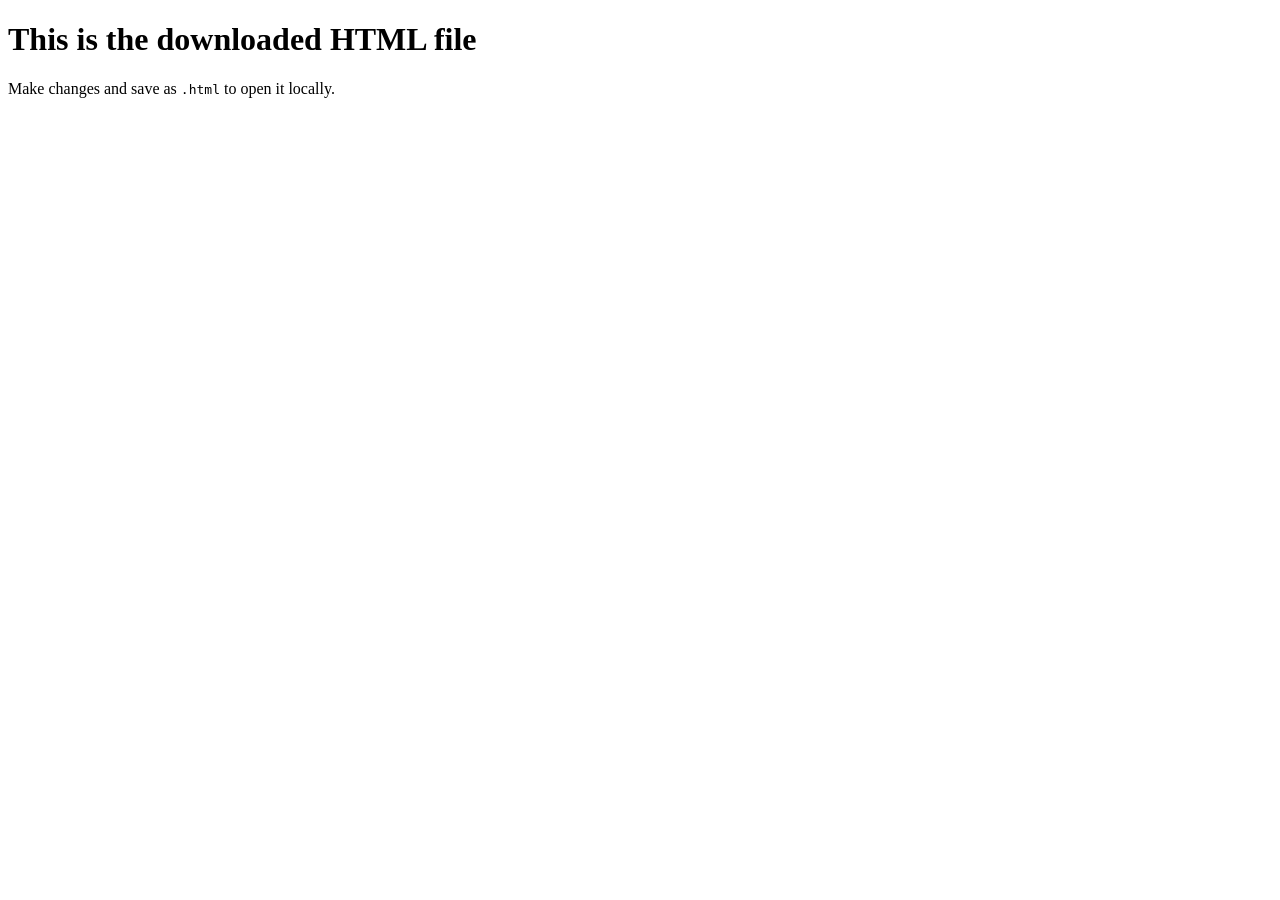
<file: index.html>
<!doctype html>
<html>
<head>
  <meta charset="utf-8">
  <title>Downloaded Page</title>
</head>
<body>
  <h1>This is the downloaded HTML file</h1>
  <p>Make changes and save as <code>.html</code> to open it locally.</p>
</body>
</html>
</file>
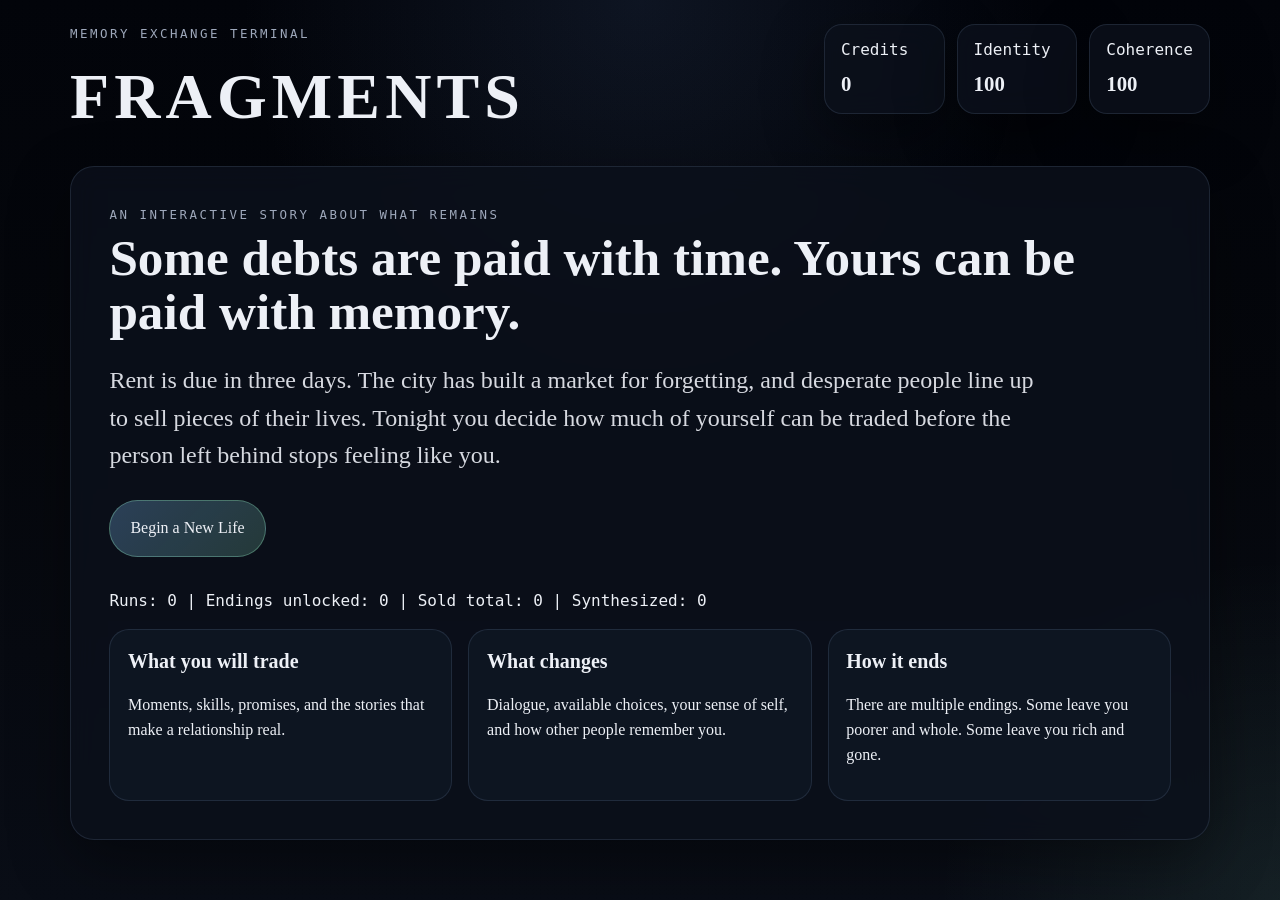
<file: Memories Game/index.html>
<!DOCTYPE html>
<html lang="en">
<head>
  <meta charset="UTF-8">
  <meta name="viewport" content="width=device-width, initial-scale=1.0">
  <title>Fragments</title>
  <link rel="stylesheet" href="style.css">
</head>
<body>
  <div class="screen-noise"></div>

  <main class="app-shell">
    <header class="top-bar">
      <div>
        <p class="eyebrow">Memory Exchange Terminal</p>
        <h1 class="game-title">Fragments</h1>
      </div>

      <div class="status-panel" aria-live="polite">
        <div class="status-item">
          <span class="label">Credits</span>
          <strong id="money-value">0</strong>
        </div>
        <div class="status-item">
          <span class="label">Identity</span>
          <strong id="identity-value">100</strong>
        </div>
        <div class="status-item">
          <span class="label">Coherence</span>
          <strong id="coherence-value">100</strong>
        </div>
      </div>
    </header>

    <section id="title-screen" class="panel title-screen active-screen" aria-labelledby="title-heading">
      <p class="eyebrow">An interactive story about what remains</p>
      <h2 id="title-heading">Some debts are paid with time. Yours can be paid with memory.</h2>
      <p class="lead">
        Rent is due in three days. The city has built a market for forgetting, and desperate people line up to sell pieces of their lives.
        Tonight you decide how much of yourself can be traded before the person left behind stops feeling like you.
      </p>

      <div class="title-actions">
        <button id="new-game-button" class="primary-button">Begin a New Life</button>
        <button id="continue-button" class="secondary-button" hidden>Continue from Last Save</button>
        <button id="clear-save-button" class="ghost-button" hidden>Erase Save</button>
      </div>
      <p id="meta-summary" class="choice-hint">No completed runs yet.</p>

      <div class="title-card-grid">
        <article class="title-card">
          <h3>What you will trade</h3>
          <p>Moments, skills, promises, and the stories that make a relationship real.</p>
        </article>
        <article class="title-card">
          <h3>What changes</h3>
          <p>Dialogue, available choices, your sense of self, and how other people remember you.</p>
        </article>
        <article class="title-card">
          <h3>How it ends</h3>
          <p>There are multiple endings. Some leave you poorer and whole. Some leave you rich and gone.</p>
        </article>
      </div>
    </section>

    <section id="game-screen" class="panel game-screen" aria-live="polite">
      <div class="scene-meta">
        <p id="chapter-label" class="eyebrow">Act I</p>
        <div class="meta-actions">
          <button id="audio-toggle-button" class="ghost-button small-button">Enable Audio</button>
          <button id="save-button" class="ghost-button small-button">Save</button>
        </div>
      </div>

      <article id="scene-card" class="scene-card">
        <div class="scene-header">
          <h2 id="scene-title">Title</h2>
          <p id="scene-subtitle" class="scene-subtitle">Subtitle</p>
        </div>

        <div id="scene-text" class="scene-text"></div>
      </article>

      <aside class="sidebar-grid">
        <section class="panel inset-panel">
          <h3 class="section-title">People Holding On</h3>
          <div class="relationship-stack">
            <div class="relationship-item">
              <div class="relationship-row">
                <span>Alex</span>
                <span id="alex-value">50</span>
              </div>
              <div class="meter"><span id="alex-meter"></span></div>
            </div>
            <div class="relationship-item">
              <div class="relationship-row">
                <span>Mara</span>
                <span id="mara-value">50</span>
              </div>
              <div class="meter"><span id="mara-meter"></span></div>
            </div>
            <div class="relationship-item">
              <div class="relationship-row">
                <span>Jonah</span>
                <span id="jonah-value">50</span>
              </div>
              <div class="meter"><span id="jonah-meter"></span></div>
            </div>
          </div>
        </section>

        <section class="panel inset-panel memory-ledger-panel">
          <div class="section-row">
            <h3 class="section-title">Memories Sold</h3>
            <span id="memory-count">0</span>
          </div>
          <ul id="memory-ledger" class="memory-ledger"></ul>
        </section>

        <section class="panel inset-panel">
          <div class="section-row">
            <h3 class="section-title">Market Pulse</h3>
            <span id="market-day">D1</span>
          </div>
          <ul id="market-offers" class="market-offers"></ul>
        </section>

        <section class="panel inset-panel">
          <div class="section-row">
            <h3 class="section-title">Synthesis Desk</h3>
            <button id="synthesize-button" class="ghost-button small-button">Fuse Last Two</button>
          </div>
          <p id="synthesis-note" class="choice-hint">Blend two sold memories to create a volatile fragment.</p>
        </section>

        <section class="panel inset-panel">
          <div class="section-row">
            <h3 class="section-title">Archive Echoes</h3>
            <span id="archive-count">0</span>
          </div>
          <ul id="archive-list" class="archive-list"></ul>
        </section>
      </aside>

      <section class="panel inset-panel">
        <div class="section-row">
          <h3 class="section-title">Choices</h3>
          <p id="choice-hint" class="choice-hint">Every decision leaves a shape behind.</p>
        </div>
        <div id="choices-container" class="choices-container"></div>
      </section>
    </section>

    <section id="ending-screen" class="panel ending-screen" aria-live="polite">
      <p id="ending-label" class="eyebrow">Ending</p>
      <h2 id="ending-title">Title</h2>
      <div id="ending-text" class="scene-text ending-text"></div>
      <div id="ending-summary" class="ending-summary"></div>
      <div class="title-actions">
        <button id="restart-button" class="primary-button">Restart</button>
        <button id="return-button" class="secondary-button">Return to Title</button>
      </div>
    </section>
  </main>

  <script src="script.js"></script>
</body>
</html>
</file>
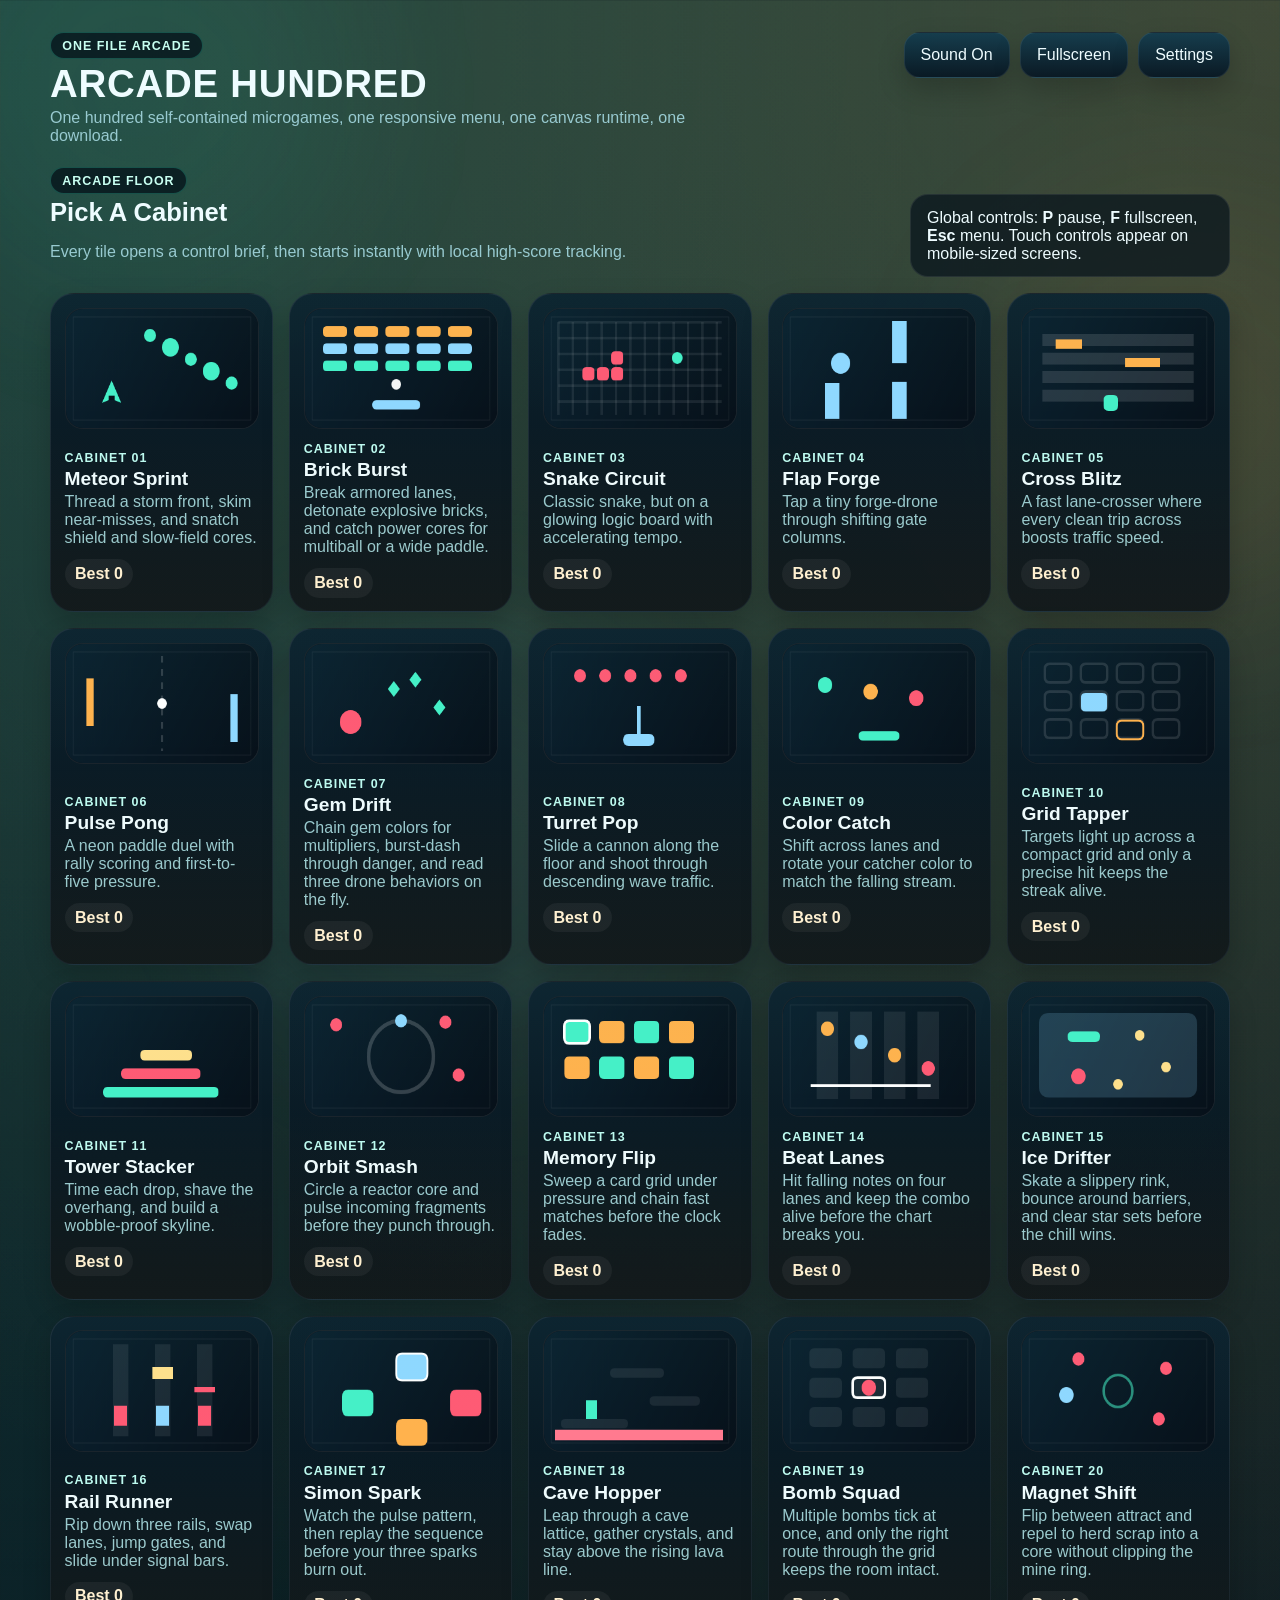
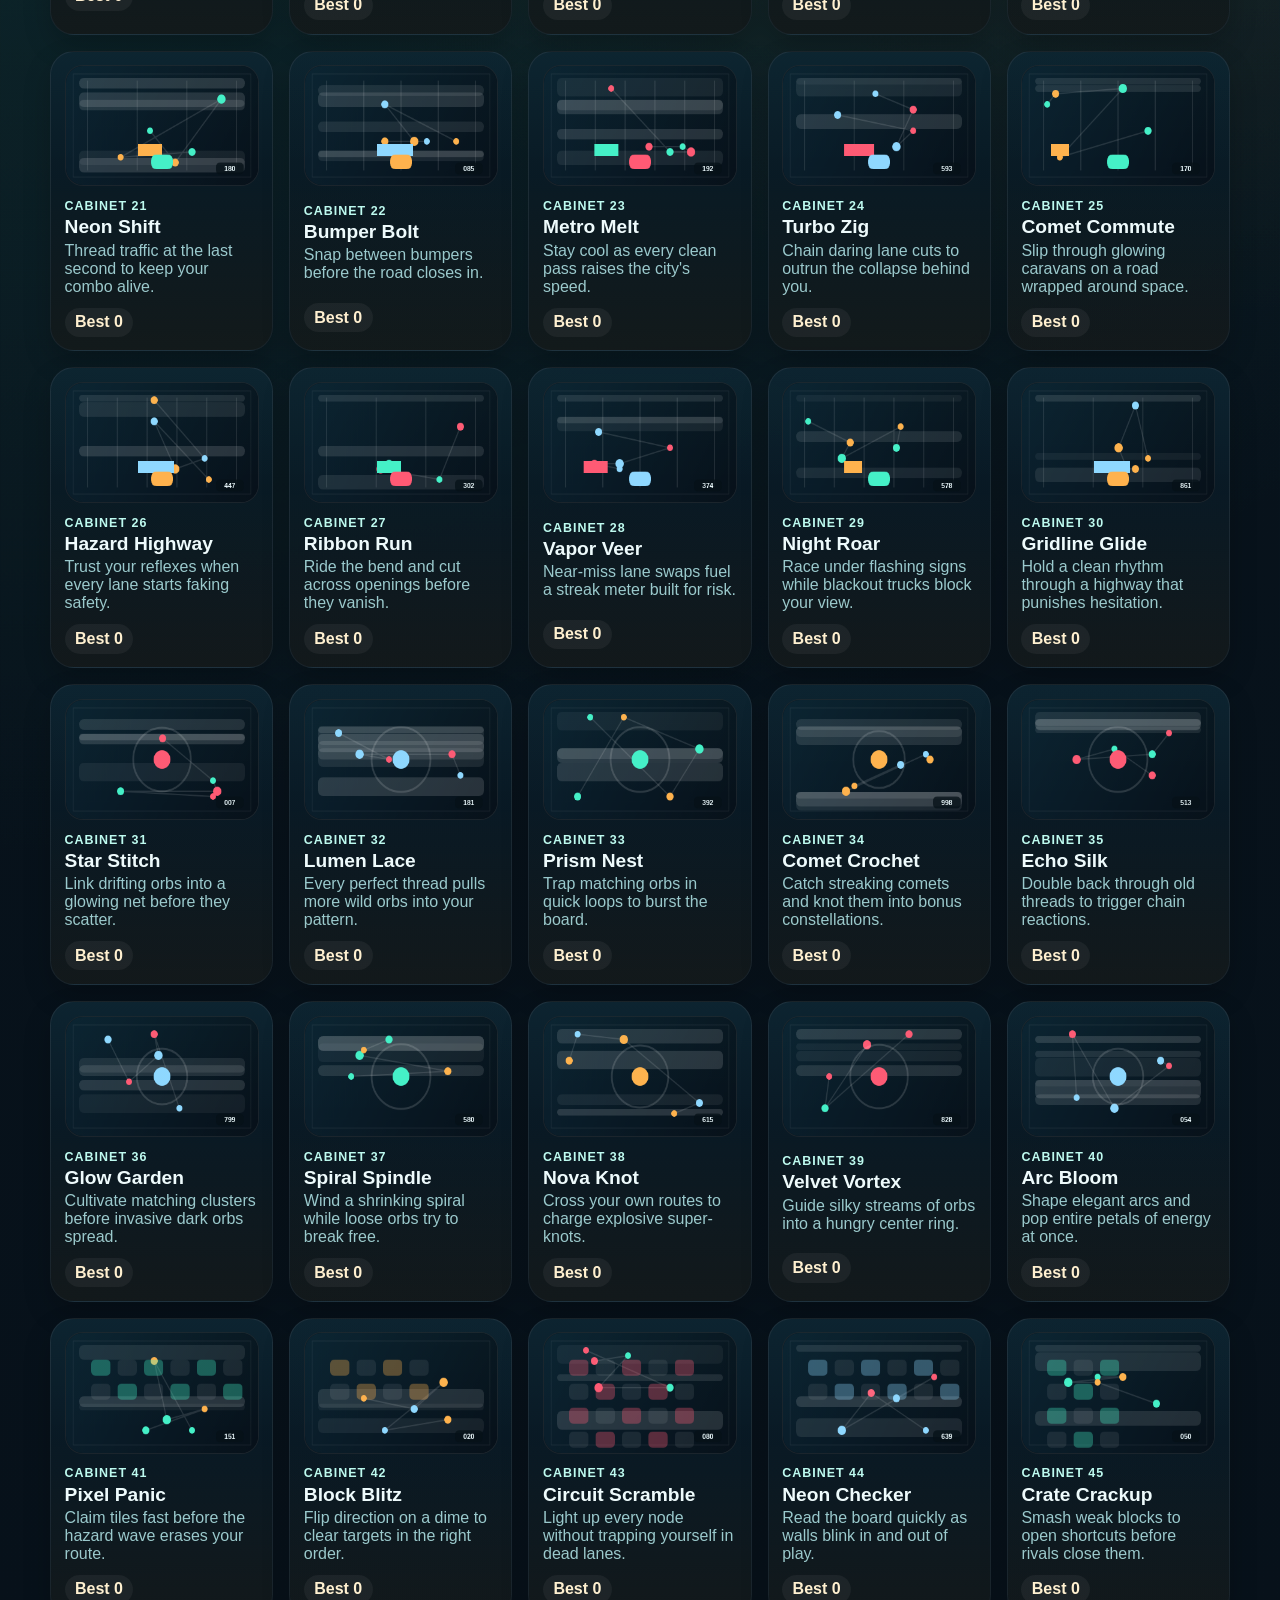
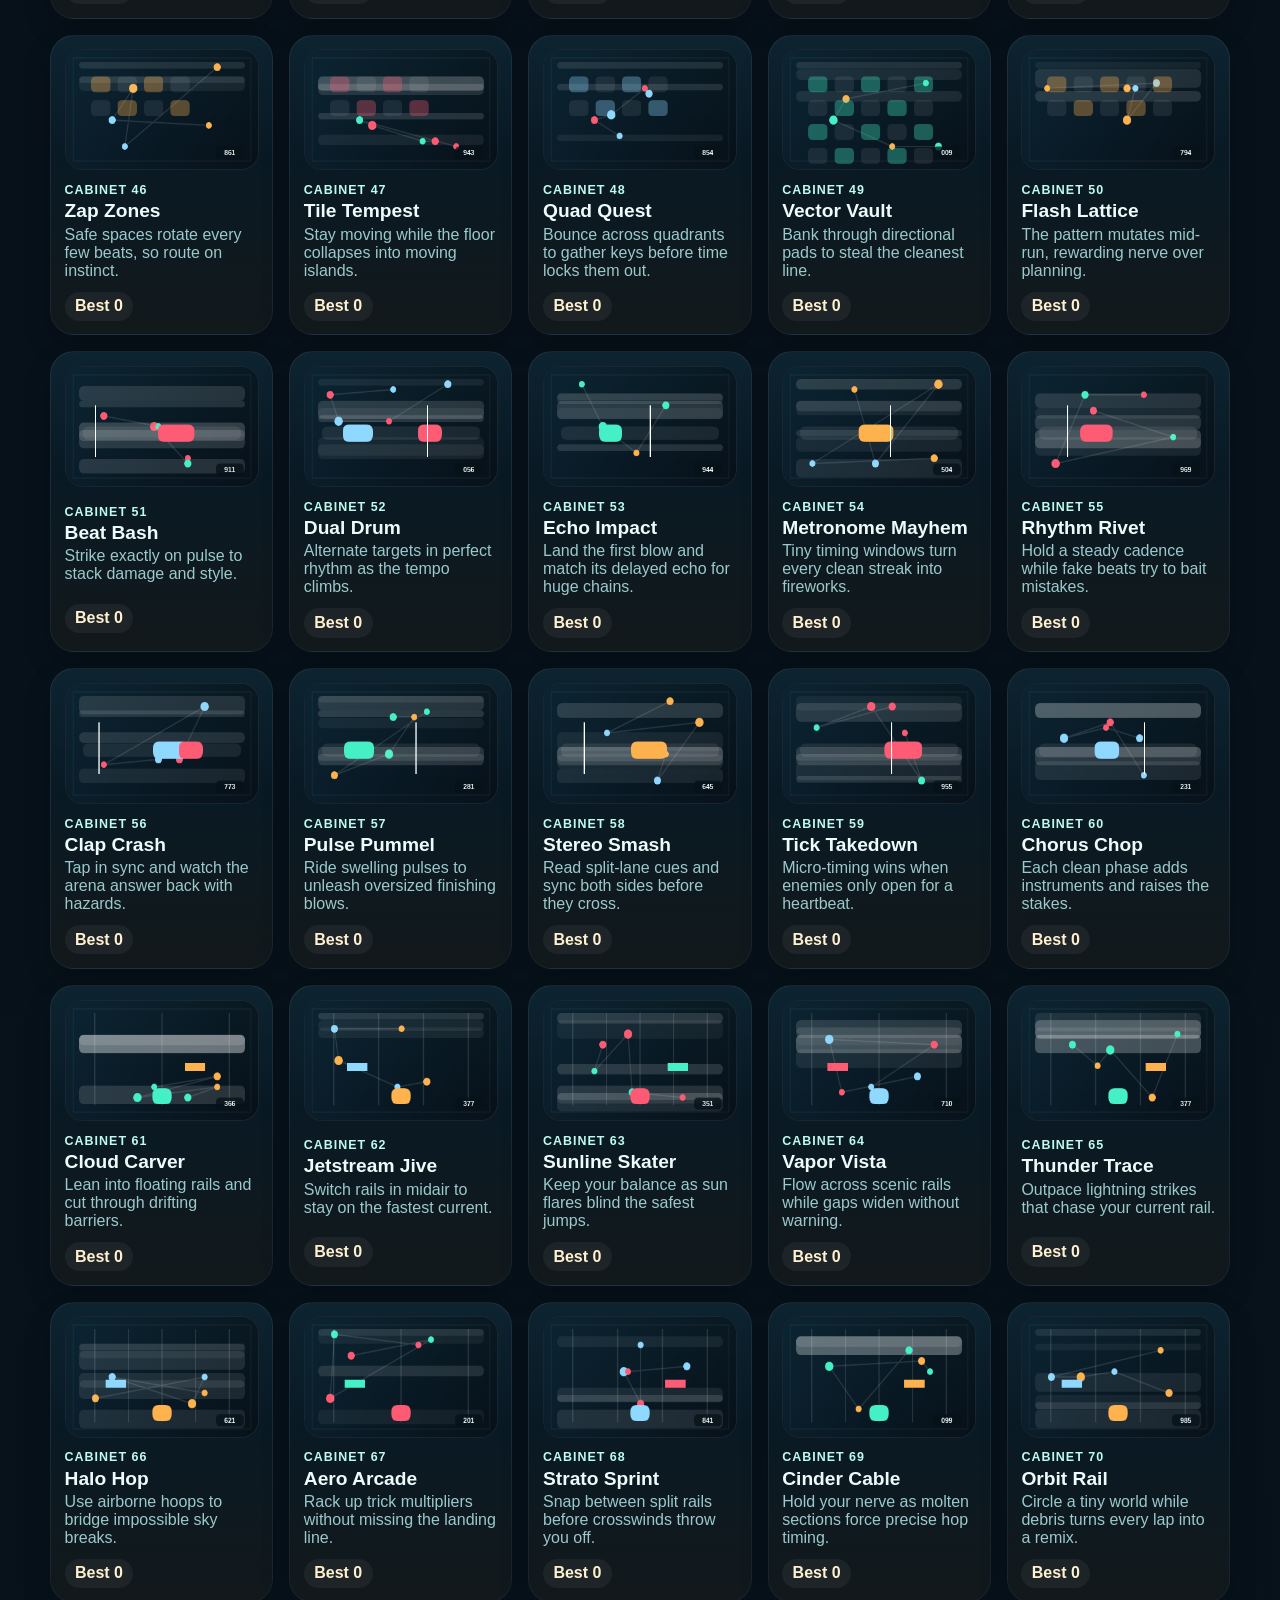
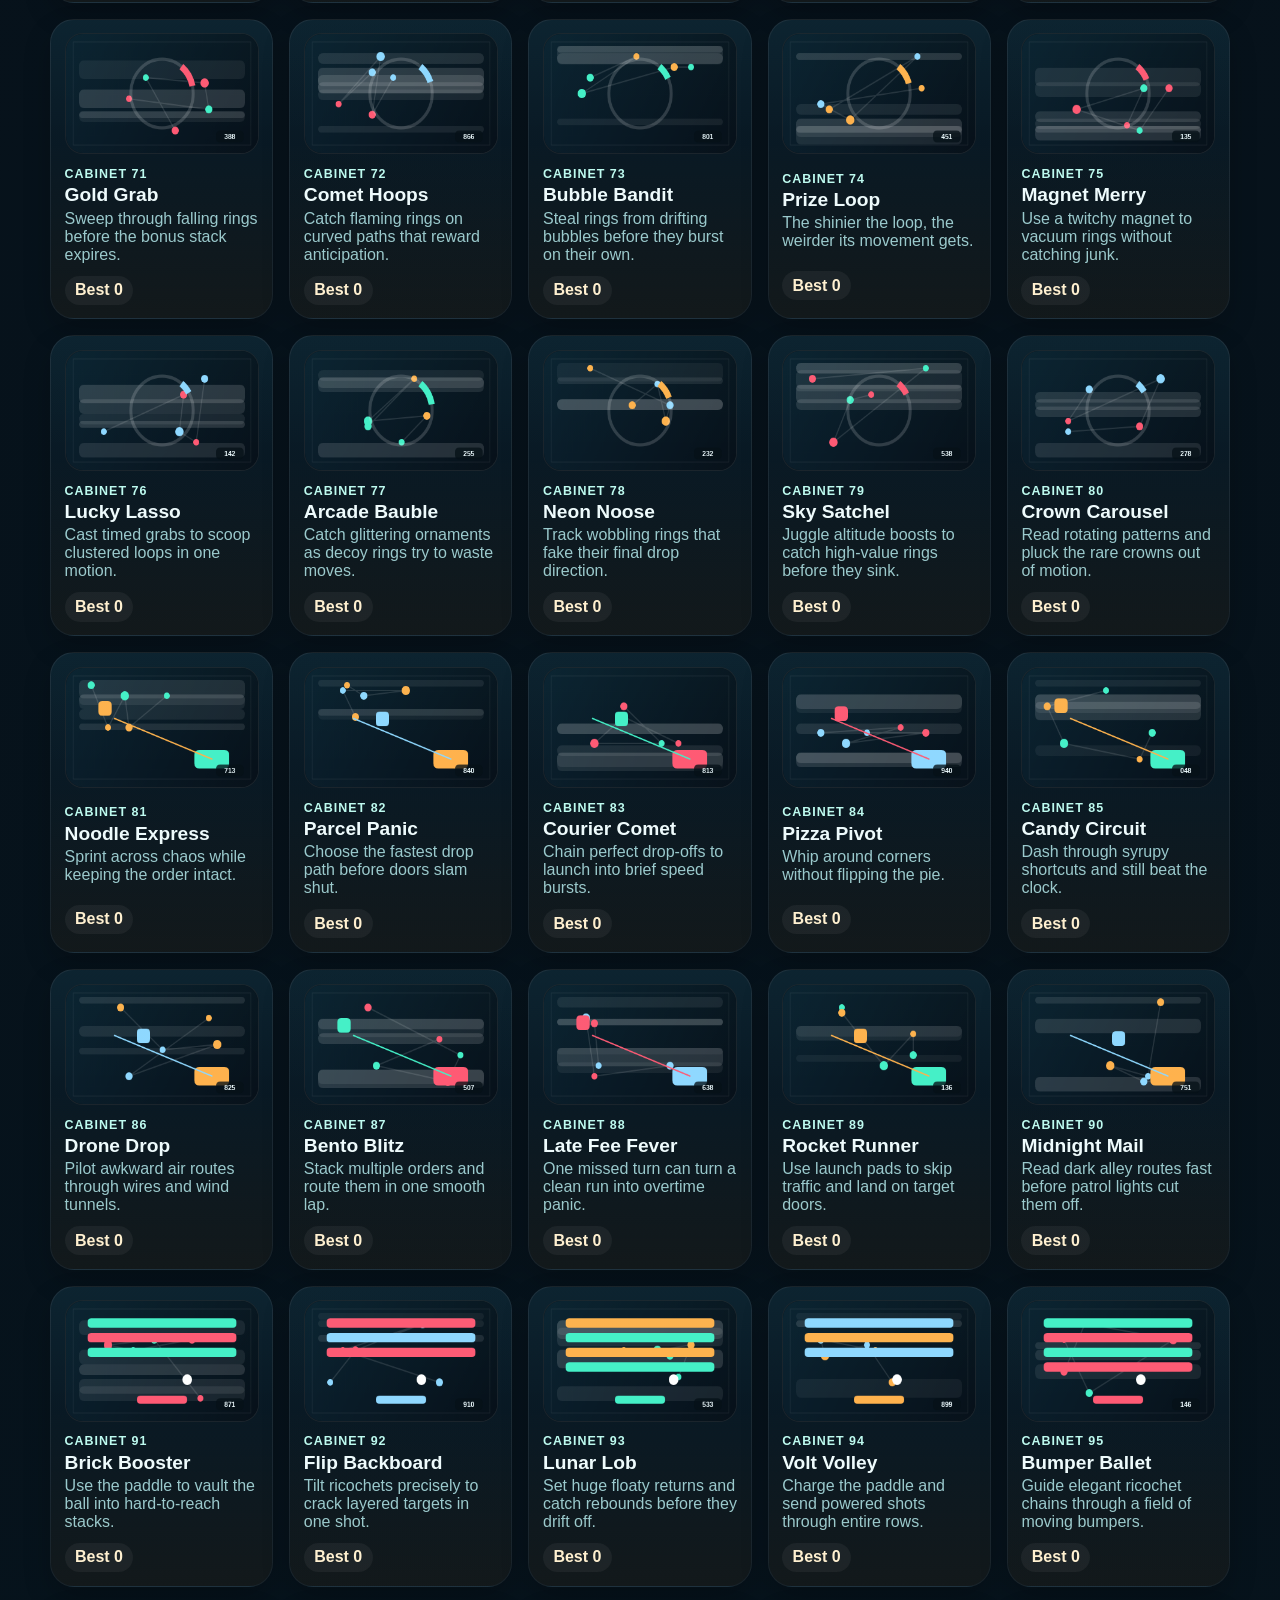
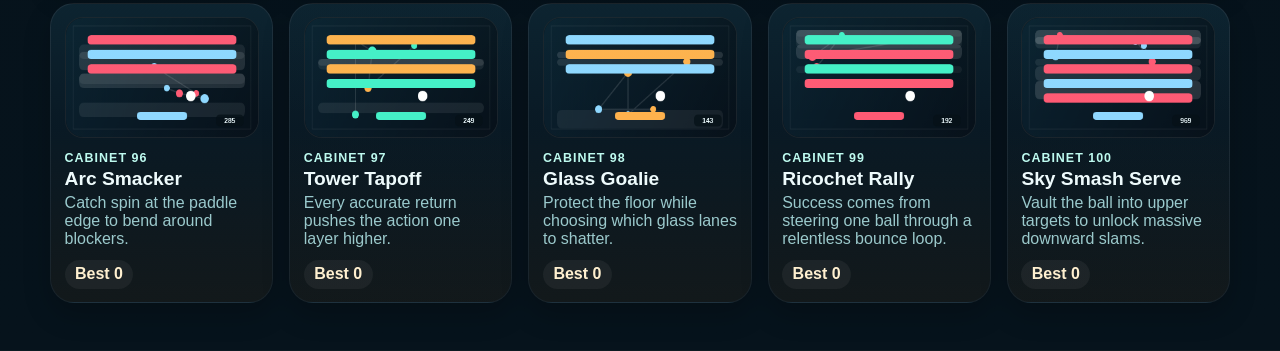
<file: 100-random-arcade-games.html>
<!DOCTYPE html>
<html lang='en'>
<head>
<meta charset='UTF-8'>
<meta name='viewport' content='width=device-width, initial-scale=1.0, user-scalable=no'>
<title>Arcade Hundred</title>
<style>
  :root {
    --bg-0: #06131c;
    --bg-1: #0b2230;
    --bg-2: #133b48;
    --panel: rgba(6, 19, 27, 0.82);
    --panel-strong: rgba(8, 26, 36, 0.95);
    --line: rgba(121, 234, 255, 0.18);
    --ink: #eefcff;
    --muted: #98cad0;
    --accent: #45f0c7;
    --accent-2: #ffb24d;
    --accent-3: #ff5a74;
    --accent-4: #8fd8ff;
    --shadow: 0 24px 60px rgba(0, 0, 0, 0.35);
  }

  * {
    box-sizing: border-box;
  }

  html,
  body {
    margin: 0;
    min-height: 100%;
    background:
      radial-gradient(circle at top left, rgba(69, 240, 199, 0.2), transparent 36%),
      radial-gradient(circle at top right, rgba(255, 178, 77, 0.22), transparent 28%),
      linear-gradient(180deg, #08141d 0%, #07111a 48%, #06131c 100%);
    color: var(--ink);
    font-family: Trebuchet MS, Verdana, Segoe UI, sans-serif;
  }

  body {
    overflow-x: hidden;
    position: relative;
  }

  button,
  input {
    font: inherit;
  }

  button {
    border: 1px solid rgba(255, 255, 255, 0.08);
    border-radius: 16px;
    background: linear-gradient(180deg, rgba(20, 61, 78, 0.95), rgba(8, 24, 35, 0.95));
    color: var(--ink);
    cursor: pointer;
    padding: 0.8rem 1rem;
    box-shadow: 0 12px 28px rgba(0, 0, 0, 0.2);
    transition: transform 0.16s ease, border-color 0.16s ease, background 0.16s ease;
  }

  button:hover,
  button:focus-visible {
    transform: translateY(-1px);
    border-color: rgba(69, 240, 199, 0.55);
    outline: none;
  }

  button:active {
    transform: translateY(1px) scale(0.99);
  }

  .button-strong {
    background: linear-gradient(180deg, rgba(255, 178, 77, 0.94), rgba(212, 105, 23, 0.94));
    color: #13110d;
    font-weight: 800;
  }

  .button-danger {
    background: linear-gradient(180deg, rgba(255, 90, 116, 0.95), rgba(166, 34, 58, 0.95));
  }

  .ambient {
    position: fixed;
    inset: auto;
    width: 34vw;
    height: 34vw;
    border-radius: 999px;
    filter: blur(80px);
    pointer-events: none;
    opacity: 0.5;
    z-index: 0;
  }

  .ambient-a {
    top: -10vw;
    left: -6vw;
    background: rgba(69, 240, 199, 0.12);
  }

  .ambient-b {
    top: 22vh;
    right: -10vw;
    background: rgba(255, 178, 77, 0.14);
  }

  .ambient-c {
    bottom: -12vw;
    left: 18vw;
    background: rgba(143, 216, 255, 0.12);
  }

  #app {
    position: relative;
    z-index: 1;
    width: min(1180px, calc(100vw - 2rem));
    margin: 0 auto;
    padding: 1rem 0 3rem;
  }

  .topbar {
    display: flex;
    justify-content: space-between;
    gap: 1rem;
    align-items: flex-start;
    padding: 1rem 0 1.4rem;
  }

  .brand {
    display: grid;
    gap: 0.35rem;
  }

  .brand h1 {
    margin: 0;
    font-size: clamp(2rem, 3vw, 3rem);
    line-height: 1;
    letter-spacing: 0.02em;
    text-transform: uppercase;
  }

  .brand p {
    margin: 0;
    color: var(--muted);
    max-width: 42rem;
  }

  .eyebrow {
    display: inline-flex;
    align-items: center;
    width: fit-content;
    gap: 0.45rem;
    border: 1px solid rgba(69, 240, 199, 0.24);
    background: rgba(4, 18, 25, 0.76);
    padding: 0.35rem 0.7rem;
    border-radius: 999px;
    color: #c8fff1;
    font-size: 0.78rem;
    font-weight: 700;
    letter-spacing: 0.08em;
    text-transform: uppercase;
  }

  .topbar-actions {
    display: flex;
    flex-wrap: wrap;
    gap: 0.65rem;
    justify-content: flex-end;
  }

  .screen {
    display: none;
    animation: fade-in 0.18s ease;
  }

  .screen.active {
    display: block;
  }

  .section-head {
    display: flex;
    justify-content: space-between;
    align-items: end;
    gap: 1rem;
    margin-bottom: 1rem;
  }

  .section-head h2,
  .game-header h2,
  .info-card h2,
  .settings-panel h2 {
    margin: 0.25rem 0 0;
    font-size: clamp(1.5rem, 2vw, 2rem);
  }

  .section-head p,
  .info-card p,
  .settings-copy,
  .hint-line {
    color: var(--muted);
  }

  .menu-note {
    border: 1px solid rgba(255, 255, 255, 0.08);
    border-radius: 18px;
    padding: 0.85rem 1rem;
    background: rgba(7, 20, 29, 0.72);
    max-width: 20rem;
  }

  .game-grid {
    display: grid;
    grid-template-columns: repeat(auto-fit, minmax(205px, 1fr));
    gap: 1rem;
  }

  .game-tile {
    display: grid;
    gap: 0.8rem;
    padding: 0.85rem;
    text-align: left;
    min-height: 248px;
    border-radius: 24px;
    background: linear-gradient(180deg, rgba(12, 33, 46, 0.96), rgba(6, 17, 24, 0.96));
    border: 1px solid rgba(255, 255, 255, 0.08);
    position: relative;
    overflow: hidden;
  }

  .game-tile::after {
    content: '';
    position: absolute;
    inset: 0;
    background: linear-gradient(180deg, rgba(69, 240, 199, 0.02), transparent 40%, rgba(255, 178, 77, 0.05));
    pointer-events: none;
  }

  .tile-thumb {
    width: 100%;
    display: block;
    aspect-ratio: 16 / 10;
    border-radius: 18px;
    background: #07111a;
    border: 1px solid rgba(255, 255, 255, 0.08);
  }

  .tile-meta {
    color: #bdfbf1;
    font-size: 0.78rem;
    font-weight: 700;
    letter-spacing: 0.08em;
    text-transform: uppercase;
  }

  .game-tile h3 {
    margin: 0.2rem 0 0.2rem;
    font-size: 1.2rem;
  }

  .game-tile p {
    margin: 0;
    color: var(--muted);
    min-height: 2.8rem;
  }

  .tile-best {
    margin-top: 0.75rem;
    display: inline-flex;
    padding: 0.35rem 0.65rem;
    border-radius: 999px;
    background: rgba(255, 255, 255, 0.05);
    color: #fff3d6;
    font-weight: 700;
  }

  .info-card,
  .settings-panel {
    border-radius: 28px;
    background: linear-gradient(180deg, rgba(11, 30, 42, 0.96), rgba(6, 18, 24, 0.98));
    border: 1px solid rgba(255, 255, 255, 0.08);
    padding: 1.3rem;
    box-shadow: var(--shadow);
  }

  .instruction-columns {
    display: grid;
    grid-template-columns: repeat(2, minmax(0, 1fr));
    gap: 1rem;
    margin: 1rem 0 1.3rem;
  }

  .instruction-columns h3 {
    margin: 0 0 0.45rem;
    font-size: 1rem;
    color: #c8fff1;
  }

  .control-list {
    margin: 0;
    padding-left: 1rem;
    color: var(--muted);
    display: grid;
    gap: 0.35rem;
  }

  .button-row {
    display: flex;
    flex-wrap: wrap;
    gap: 0.7rem;
  }

  .game-header {
    display: flex;
    justify-content: space-between;
    gap: 1rem;
    align-items: end;
    margin-bottom: 0.8rem;
  }

  .hud-stats {
    display: flex;
    gap: 0.75rem;
    flex-wrap: wrap;
  }

  .stat-pill {
    min-width: 110px;
    padding: 0.8rem 0.9rem;
    border-radius: 18px;
    border: 1px solid rgba(255, 255, 255, 0.08);
    background: rgba(7, 20, 28, 0.74);
    display: grid;
    gap: 0.2rem;
  }

  .stat-pill span {
    font-size: 0.78rem;
    letter-spacing: 0.08em;
    text-transform: uppercase;
    color: var(--muted);
  }

  .stat-pill strong {
    font-size: 1.3rem;
  }

  .canvas-shell {
    position: relative;
    border-radius: 30px;
    padding: 0.9rem;
    background: linear-gradient(180deg, rgba(7, 20, 28, 0.96), rgba(4, 12, 18, 0.96));
    border: 1px solid rgba(255, 255, 255, 0.08);
    box-shadow: var(--shadow);
  }

  #gameCanvas {
    width: 100%;
    display: block;
    aspect-ratio: 16 / 9;
    border-radius: 22px;
    background: #07111a;
    border: 1px solid rgba(255, 255, 255, 0.06);
  }

  .hud {
    margin-top: 1rem;
    display: flex;
    justify-content: space-between;
    align-items: center;
    gap: 1rem;
    flex-wrap: wrap;
  }

  .overlay {
    position: absolute;
    inset: 1rem;
    display: grid;
    place-items: center;
    background: rgba(2, 8, 12, 0.62);
    border-radius: 24px;
    backdrop-filter: blur(8px);
  }

  .overlay.hidden,
  .backdrop.hidden,
  .settings-panel.hidden {
    display: none;
  }

  .overlay-card {
    width: min(420px, calc(100% - 2rem));
    padding: 1.3rem;
    border-radius: 24px;
    background: linear-gradient(180deg, rgba(12, 33, 46, 0.96), rgba(7, 19, 26, 0.96));
    border: 1px solid rgba(255, 255, 255, 0.08);
    text-align: center;
    box-shadow: var(--shadow);
  }

  .overlay-card h3 {
    margin: 0.35rem 0 0.35rem;
    font-size: 1.8rem;
  }

  .touch-controls {
    display: none;
    justify-content: space-between;
    gap: 1rem;
    margin-top: 1rem;
  }

  .touch-controls.enabled {
    display: flex;
  }

  .touch-pad {
    display: grid;
    gap: 0.5rem;
  }

  .touch-pad .row {
    display: flex;
    gap: 0.5rem;
    justify-content: center;
  }

  .touch-btn {
    min-width: 66px;
    min-height: 66px;
    border-radius: 18px;
    padding: 0;
    background: linear-gradient(180deg, rgba(17, 54, 70, 0.96), rgba(8, 22, 32, 0.98));
    touch-action: none;
    user-select: none;
    font-weight: 800;
  }

  .touch-wide {
    min-width: 92px;
  }

  .touch-btn.active {
    transform: scale(0.97);
    border-color: rgba(255, 178, 77, 0.64);
    background: linear-gradient(180deg, rgba(255, 178, 77, 0.94), rgba(212, 105, 23, 0.94));
    color: #1f1406;
  }

  .touch-btn.hidden {
    display: none;
  }

  .backdrop {
    position: fixed;
    inset: 0;
    background: rgba(3, 8, 12, 0.72);
    backdrop-filter: blur(6px);
    z-index: 10;
  }

  .settings-panel {
    position: fixed;
    top: 1rem;
    right: 1rem;
    width: min(360px, calc(100vw - 2rem));
    z-index: 11;
  }

  .settings-row {
    display: flex;
    justify-content: space-between;
    align-items: center;
    gap: 1rem;
    padding: 0.8rem 0;
    border-top: 1px solid rgba(255, 255, 255, 0.08);
  }

  .settings-row:first-of-type {
    margin-top: 1rem;
  }

  input[type='range'] {
    width: 150px;
  }

  @keyframes fade-in {
    from {
      opacity: 0;
      transform: translateY(6px);
    }

    to {
      opacity: 1;
      transform: translateY(0);
    }
  }

  @media (max-width: 900px) {
    .section-head,
    .game-header,
    .topbar {
      flex-direction: column;
      align-items: stretch;
    }

    .menu-note {
      max-width: none;
    }
  }

  @media (max-width: 760px) {
    #app {
      width: min(100vw - 1rem, 1180px);
      padding-top: 0.5rem;
    }

    .instruction-columns {
      grid-template-columns: 1fr;
    }

    .hud,
    .topbar-actions,
    .button-row {
      width: 100%;
    }

    .button-row > button,
    .topbar-actions > button,
    .settings-row > button {
      flex: 1 1 140px;
    }

    .touch-btn {
      min-width: 62px;
      min-height: 62px;
    }
  }
</style>
</head>
<body>
  <div class='ambient ambient-a'></div>
  <div class='ambient ambient-b'></div>
  <div class='ambient ambient-c'></div>

  <div id='app'>
    <header class='topbar'>
      <div class='brand'>
        <div class='eyebrow'>One File Arcade</div>
        <h1>Arcade Hundred</h1>
        <p>One hundred self-contained microgames, one responsive menu, one canvas runtime, one download.</p>
      </div>
      <div class='topbar-actions'>
        <button id='muteToggle'>Sound On</button>
        <button id='fullscreenToggle'>Fullscreen</button>
        <button id='settingsToggle'>Settings</button>
      </div>
    </header>

    <main>
      <section id='menuScreen' class='screen active'>
        <div class='section-head'>
          <div>
            <div class='eyebrow'>Arcade Floor</div>
            <h2>Pick A Cabinet</h2>
            <p>Every tile opens a control brief, then starts instantly with local high-score tracking.</p>
          </div>
          <div class='menu-note'>
            Global controls: <strong>P</strong> pause, <strong>F</strong> fullscreen, <strong>Esc</strong> menu. Touch controls appear on mobile-sized screens.
          </div>
        </div>
        <div id='menuGrid' class='game-grid'></div>
      </section>

      <section id='instructionScreen' class='screen'>
        <div class='info-card'>
          <div id='instructionEyebrow' class='eyebrow'>Ready Room</div>
          <h2 id='instructionTitle'>Microgame</h2>
          <p id='instructionBlurb'></p>
          <div class='instruction-columns'>
            <div>
              <h3>Objective</h3>
              <p id='instructionObjective'></p>
            </div>
            <div>
              <h3>Controls</h3>
              <ul id='instructionControls' class='control-list'></ul>
            </div>
          </div>
          <div class='button-row'>
            <button id='instructionBack'>Back</button>
            <button id='instructionStart' class='button-strong'>Start Game</button>
          </div>
        </div>
      </section>

      <section id='gameScreen' class='screen'>
        <div class='game-header'>
          <div>
            <div id='hudGameLabel' class='eyebrow'>Arcade</div>
            <h2 id='hudGameTitle'>Game</h2>
          </div>
          <div class='hud-stats'>
            <div class='stat-pill'>
              <span>Score</span>
              <strong id='scoreValue'>0</strong>
            </div>
            <div class='stat-pill'>
              <span>Best</span>
              <strong id='bestValue'>0</strong>
            </div>
          </div>
        </div>

        <div class='canvas-shell'>
          <canvas id='gameCanvas' width='960' height='540' aria-label='Arcade game canvas'></canvas>
          <div id='overlay' class='overlay hidden'>
            <div class='overlay-card'>
              <div id='overlayEyebrow' class='eyebrow'>Paused</div>
              <h3 id='overlayTitle'>Paused</h3>
              <p id='overlayBody'>Take a breath and jump back in.</p>
              <div class='button-row'>
                <button id='overlayPrimary' class='button-strong'>Resume</button>
                <button id='overlaySecondary'>Menu</button>
              </div>
            </div>
          </div>
        </div>

        <div class='hud'>
          <div class='hint-line'>Menu button always stops the current module, clears touch state, and returns to the grid cleanly.</div>
          <div class='button-row'>
            <button id='pauseButton'>Pause</button>
            <button id='restartButton'>Restart</button>
            <button id='menuButton'>Menu</button>
          </div>
        </div>

        <div id='touchControls' class='touch-controls' aria-label='Touch controls'>
          <div class='touch-pad'>
            <button class='touch-btn' data-action='up'>Up</button>
            <div class='row'>
              <button class='touch-btn' data-action='left'>Left</button>
              <button class='touch-btn' data-action='down'>Down</button>
              <button class='touch-btn' data-action='right'>Right</button>
            </div>
          </div>
          <div class='touch-pad'>
            <button class='touch-btn touch-wide' data-action='a'>A</button>
            <button class='touch-btn touch-wide' data-action='b'>B</button>
          </div>
        </div>
      </section>
    </main>
  </div>

  <div id='settingsBackdrop' class='backdrop hidden'></div>

  <aside id='settingsPanel' class='settings-panel hidden' aria-hidden='true'>
    <div class='eyebrow'>System</div>
    <h2>Arcade Settings</h2>
    <p class='settings-copy'>Generated audio, local scores, and one hundred playable cabinets stay inside this one HTML file.</p>

    <div class='settings-row'>
      <span>Audio</span>
      <button id='settingsMute'>Mute</button>
    </div>
    <div class='settings-row'>
      <span>Volume</span>
      <input id='volumeRange' type='range' min='0' max='100' value='75'>
    </div>
    <div class='settings-row'>
      <span>High Scores</span>
      <button id='clearScoresButton' class='button-danger'>Clear High Scores</button>
    </div>
    <div class='settings-row'>
      <span>Display</span>
      <button id='settingsFullscreen'>Toggle Fullscreen</button>
    </div>

    <div class='button-row' style='margin-top: 1rem;'>
      <button id='settingsClose'>Close</button>
    </div>
  </aside>

<script>
(() => {
  const VIRTUAL_WIDTH = 960;
  const VIRTUAL_HEIGHT = 540;
  const STORAGE_PREFIX = 'ai_arcade_hs_';
  const MAX_DPR = 2;

  const clamp = (value, min, max) => Math.min(max, Math.max(min, value));
  const rand = (min, max) => min + Math.random() * (max - min);
  const randInt = (min, max) => Math.floor(rand(min, max + 1));
  const distance = (ax, ay, bx, by) => Math.hypot(ax - bx, ay - by);
  const rectsOverlap = (a, b) => a.x < b.x + b.w && a.x + a.w > b.x && a.y < b.y + b.h && a.y + a.h > b.y;
  const circleHit = (a, b) => distance(a.x, a.y, b.x, b.y) < a.r + b.r;

  function hashText(text) {
    let hash = 2166136261;
    for (let index = 0; index < text.length; index += 1) {
      hash ^= text.charCodeAt(index);
      hash = Math.imul(hash, 16777619);
    }
    return hash >>> 0;
  }

  function circleRectHit(circle, rect) {
    const nearestX = clamp(circle.x, rect.x, rect.x + rect.w);
    const nearestY = clamp(circle.y, rect.y, rect.y + rect.h);
    return distance(circle.x, circle.y, nearestX, nearestY) < circle.r;
  }

  function roundedRect(ctx, x, y, width, height, radius) {
    const r = Math.min(radius, width / 2, height / 2);
    ctx.beginPath();
    ctx.moveTo(x + r, y);
    ctx.lineTo(x + width - r, y);
    ctx.quadraticCurveTo(x + width, y, x + width, y + r);
    ctx.lineTo(x + width, y + height - r);
    ctx.quadraticCurveTo(x + width, y + height, x + width - r, y + height);
    ctx.lineTo(x + r, y + height);
    ctx.quadraticCurveTo(x, y + height, x, y + height - r);
    ctx.lineTo(x, y + r);
    ctx.quadraticCurveTo(x, y, x + r, y);
    ctx.closePath();
  }

  function paintBackdrop(ctx, top, bottom, lineColor = 'rgba(255, 255, 255, 0.06)') {
    const gradient = ctx.createLinearGradient(0, 0, 0, VIRTUAL_HEIGHT);
    gradient.addColorStop(0, top);
    gradient.addColorStop(1, bottom);
    ctx.fillStyle = gradient;
    ctx.fillRect(0, 0, VIRTUAL_WIDTH, VIRTUAL_HEIGHT);
    ctx.strokeStyle = lineColor;
    ctx.lineWidth = 1;
    for (let x = 24; x <= VIRTUAL_WIDTH; x += 48) {
      ctx.beginPath();
      ctx.moveTo(x, 0);
      ctx.lineTo(x, VIRTUAL_HEIGHT);
      ctx.stroke();
    }
    for (let y = 24; y <= VIRTUAL_HEIGHT; y += 48) {
      ctx.beginPath();
      ctx.moveTo(0, y);
      ctx.lineTo(VIRTUAL_WIDTH, y);
      ctx.stroke();
    }
  }

  function paintStars(ctx, offset = 0) {
    for (let index = 0; index < 54; index += 1) {
      const x = (index * 87 + offset * ((index % 5) + 1) * 12) % VIRTUAL_WIDTH;
      const y = (index * 53 + offset * ((index % 3) + 1) * 5) % VIRTUAL_HEIGHT;
      const size = 1 + (index % 2);
      ctx.fillStyle = `rgba(255, 255, 255, ${0.16 + (index % 4) * 0.09})`;
      ctx.fillRect(x, y, size, size);
    }
  }

  function drawShip(ctx, x, y, color) {
    ctx.save();
    ctx.translate(x, y);
    ctx.fillStyle = color;
    ctx.beginPath();
    ctx.moveTo(0, -18);
    ctx.lineTo(16, 16);
    ctx.lineTo(0, 10);
    ctx.lineTo(-16, 16);
    ctx.closePath();
    ctx.fill();
    ctx.fillStyle = '#08131b';
    ctx.fillRect(-5, 5, 10, 7);
    ctx.restore();
  }

  function paintGlow(ctx, x, y, radius, color) {
    const gradient = ctx.createRadialGradient(x, y, 0, x, y, radius);
    gradient.addColorStop(0, color);
    gradient.addColorStop(1, 'rgba(0, 0, 0, 0)');
    ctx.fillStyle = gradient;
    ctx.beginPath();
    ctx.arc(x, y, radius, 0, Math.PI * 2);
    ctx.fill();
  }

  function createParticleField(maxParticles = 260) {
    const particles = Array.from({ length: maxParticles }, () => ({
      active: false,
      x: 0,
      y: 0,
      vx: 0,
      vy: 0,
      gravity: 0,
      drag: 0,
      life: 0,
      maxLife: 0,
      size: 0,
      growth: 0,
      alpha: 1,
      color: '#ffffff',
      shape: 'circle'
    }));

    const claimParticle = () => particles.find((particle) => !particle.active) || particles[0];

    return {
      emit(options) {
        const particle = claimParticle();
        particle.active = true;
        particle.x = options.x ?? 0;
        particle.y = options.y ?? 0;
        particle.vx = options.vx ?? 0;
        particle.vy = options.vy ?? 0;
        particle.gravity = options.gravity ?? 0;
        particle.drag = options.drag ?? 0;
        particle.life = options.life ?? 0.45;
        particle.maxLife = options.life ?? 0.45;
        particle.size = options.size ?? 4;
        particle.growth = options.growth ?? -6;
        particle.alpha = options.alpha ?? 1;
        particle.color = options.color ?? '#ffffff';
        particle.shape = options.shape ?? 'circle';
      },

      burst(x, y, count, options = {}) {
        for (let index = 0; index < count; index += 1) {
          const angle = rand(0, Math.PI * 2);
          const speed = rand(options.speedMin ?? 40, options.speedMax ?? 180);
          this.emit({
            x,
            y,
            vx: Math.cos(angle) * speed,
            vy: Math.sin(angle) * speed,
            gravity: options.gravity ?? 0,
            drag: options.drag ?? 0.8,
            life: rand(options.lifeMin ?? 0.18, options.lifeMax ?? 0.55),
            size: rand(options.sizeMin ?? 2, options.sizeMax ?? 7),
            growth: options.growth ?? -8,
            alpha: options.alpha ?? 0.9,
            color: options.color ?? '#ffffff',
            shape: options.shape ?? 'circle'
          });
        }
      },

      update(dt) {
        if (!dt) {
          return;
        }
        particles.forEach((particle) => {
          if (!particle.active) {
            return;
          }
          particle.life -= dt;
          if (particle.life <= 0 || particle.size <= 0) {
            particle.active = false;
            return;
          }
          const dragFactor = Math.max(0, 1 - particle.drag * dt);
          particle.vx *= dragFactor;
          particle.vy = particle.vy * dragFactor + particle.gravity * dt;
          particle.x += particle.vx * dt;
          particle.y += particle.vy * dt;
          particle.size += particle.growth * dt;
        });
      },

      render(ctx) {
        ctx.save();
        ctx.globalCompositeOperation = 'lighter';
        particles.forEach((particle) => {
          if (!particle.active || particle.size <= 0) {
            return;
          }
          ctx.globalAlpha = Math.max(0, particle.life / particle.maxLife) * particle.alpha;
          ctx.fillStyle = particle.color;
          if (particle.shape === 'square') {
            ctx.fillRect(particle.x - particle.size / 2, particle.y - particle.size / 2, particle.size, particle.size);
            return;
          }
          ctx.beginPath();
          ctx.arc(particle.x, particle.y, particle.size / 2, 0, Math.PI * 2);
          ctx.fill();
        });
        ctx.restore();
        ctx.globalAlpha = 1;
      },

      clear() {
        particles.forEach((particle) => {
          particle.active = false;
        });
      }
    };
  }

  const elements = {
    menuScreen: document.getElementById('menuScreen'),
    menuGrid: document.getElementById('menuGrid'),
    instructionScreen: document.getElementById('instructionScreen'),
    instructionEyebrow: document.getElementById('instructionEyebrow'),
    instructionTitle: document.getElementById('instructionTitle'),
    instructionBlurb: document.getElementById('instructionBlurb'),
    instructionObjective: document.getElementById('instructionObjective'),
    instructionControls: document.getElementById('instructionControls'),
    instructionBack: document.getElementById('instructionBack'),
    instructionStart: document.getElementById('instructionStart'),
    gameScreen: document.getElementById('gameScreen'),
    gameCanvas: document.getElementById('gameCanvas'),
    hudGameLabel: document.getElementById('hudGameLabel'),
    hudGameTitle: document.getElementById('hudGameTitle'),
    scoreValue: document.getElementById('scoreValue'),
    bestValue: document.getElementById('bestValue'),
    overlay: document.getElementById('overlay'),
    overlayEyebrow: document.getElementById('overlayEyebrow'),
    overlayTitle: document.getElementById('overlayTitle'),
    overlayBody: document.getElementById('overlayBody'),
    overlayPrimary: document.getElementById('overlayPrimary'),
    overlaySecondary: document.getElementById('overlaySecondary'),
    pauseButton: document.getElementById('pauseButton'),
    restartButton: document.getElementById('restartButton'),
    menuButton: document.getElementById('menuButton'),
    touchControls: document.getElementById('touchControls'),
    touchButtons: Array.from(document.querySelectorAll('.touch-btn')),
    muteToggle: document.getElementById('muteToggle'),
    fullscreenToggle: document.getElementById('fullscreenToggle'),
    settingsToggle: document.getElementById('settingsToggle'),
    settingsPanel: document.getElementById('settingsPanel'),
    settingsBackdrop: document.getElementById('settingsBackdrop'),
    settingsClose: document.getElementById('settingsClose'),
    settingsMute: document.getElementById('settingsMute'),
    settingsFullscreen: document.getElementById('settingsFullscreen'),
    volumeRange: document.getElementById('volumeRange'),
    clearScoresButton: document.getElementById('clearScoresButton')
  };

  const state = {
    ctx: elements.gameCanvas.getContext('2d'),
    screen: 'menu',
    phase: 'menu',
    selectedGameDef: null,
    activeGameDef: null,
    activeGame: null,
    runtime: null,
    score: 0,
    highScore: 0,
    loopId: 0,
    lastTimestamp: 0,
    particles: createParticleField(260),
    muted: false,
    volume: 0.75,
    render: {
      dpr: 1,
      scaleX: 1,
      scaleY: 1
    },
    coarsePointer: window.matchMedia('(pointer: coarse)').matches
  };

  const storage = {
    enabled: null,
    memory: new Map(),

    canUse() {
      if (this.enabled !== null) {
        return this.enabled;
      }
      try {
        const probe = `${STORAGE_PREFIX}probe`;
        window.localStorage.setItem(probe, '1');
        window.localStorage.removeItem(probe);
        this.enabled = true;
      } catch (error) {
        this.enabled = false;
      }
      return this.enabled;
    },

    get(key) {
      if (this.canUse()) {
        try {
          return window.localStorage.getItem(key);
        } catch (error) {
        }
      }
      return this.memory.get(key) ?? null;
    },

    set(key, value) {
      if (this.canUse()) {
        try {
          window.localStorage.setItem(key, value);
          return;
        } catch (error) {
        }
      }
      this.memory.set(key, value);
    },

    remove(key) {
      if (this.canUse()) {
        try {
          window.localStorage.removeItem(key);
        } catch (error) {
        }
      }
      this.memory.delete(key);
    },

    getHighScore(gameId) {
      const raw = this.get(`${STORAGE_PREFIX}${gameId}`);
      const parsed = Number.parseInt(raw ?? '0', 10);
      return Number.isFinite(parsed) ? parsed : 0;
    },

    setHighScore(gameId, score) {
      this.set(`${STORAGE_PREFIX}${gameId}`, String(Math.max(0, Math.floor(score))));
    },

    clearHighScores() {
      GAME_DEFS.forEach((def) => this.remove(`${STORAGE_PREFIX}${def.id}`));
    }
  };

  const audio = {
    ctx: null,
    master: null,

    ensure() {
      if (!this.ctx) {
        const AudioContextClass = window.AudioContext || window.webkitAudioContext;
        if (!AudioContextClass) {
          return null;
        }
        this.ctx = new AudioContextClass();
        this.master = this.ctx.createGain();
        this.master.gain.value = state.muted ? 0 : state.volume * 0.22;
        this.master.connect(this.ctx.destination);
      }
      if (this.ctx.state === 'suspended') {
        this.ctx.resume().catch(() => {});
      }
      return this.ctx;
    },

    setMuted(muted) {
      state.muted = muted;
      if (this.ctx && this.master) {
        this.master.gain.setTargetAtTime(muted ? 0 : state.volume * 0.22, this.ctx.currentTime, 0.01);
      }
      syncMuteButtons();
    },

    setVolume(value) {
      state.volume = clamp(value, 0, 1);
      if (this.ctx && this.master) {
        this.master.gain.setTargetAtTime(state.muted ? 0 : state.volume * 0.22, this.ctx.currentTime, 0.01);
      }
      elements.volumeRange.value = String(Math.round(state.volume * 100));
    },

    beep(options = {}) {
      const context = this.ensure();
      if (!context || state.muted || !this.master) {
        return;
      }

      const type = options.type ?? 'triangle';
      const freq = options.freq ?? 440;
      const endFreq = options.endFreq ?? freq;
      const duration = options.duration ?? 0.12;
      const gainValue = options.gain ?? 0.12;
      const attack = options.attack ?? 0.003;
      const now = context.currentTime;

      const oscillator = context.createOscillator();
      const gain = context.createGain();

      oscillator.type = type;
      oscillator.frequency.setValueAtTime(freq, now);
      oscillator.frequency.exponentialRampToValueAtTime(Math.max(40, endFreq), now + duration);

      gain.gain.setValueAtTime(0.0001, now);
      gain.gain.exponentialRampToValueAtTime(gainValue, now + attack);
      gain.gain.exponentialRampToValueAtTime(0.0001, now + duration);

      oscillator.connect(gain);
      gain.connect(this.master);
      oscillator.start(now);
      oscillator.stop(now + duration + 0.02);
    },

    play(name) {
      switch (name) {
        case 'pickup':
          this.beep({ type: 'triangle', freq: 620, endFreq: 980, duration: 0.09, gain: 0.08 });
          this.beep({ type: 'sine', freq: 760, endFreq: 1200, duration: 0.06, gain: 0.05 });
          break;
        case 'hit':
          this.beep({ type: 'sawtooth', freq: 180, endFreq: 90, duration: 0.18, gain: 0.12 });
          break;
        case 'shoot':
          this.beep({ type: 'square', freq: 380, endFreq: 220, duration: 0.08, gain: 0.08 });
          break;
        case 'jump':
          this.beep({ type: 'triangle', freq: 280, endFreq: 520, duration: 0.11, gain: 0.08 });
          break;
        case 'bounce':
          this.beep({ type: 'triangle', freq: 320, endFreq: 420, duration: 0.06, gain: 0.07 });
          break;
        case 'win':
          this.beep({ type: 'triangle', freq: 420, endFreq: 880, duration: 0.2, gain: 0.09 });
          this.beep({ type: 'sine', freq: 620, endFreq: 1240, duration: 0.18, gain: 0.05 });
          break;
        case 'pause':
          this.beep({ type: 'sine', freq: 300, endFreq: 240, duration: 0.07, gain: 0.04 });
          break;
        case 'resume':
          this.beep({ type: 'sine', freq: 240, endFreq: 340, duration: 0.07, gain: 0.04 });
          break;
        case 'start':
          this.beep({ type: 'triangle', freq: 260, endFreq: 640, duration: 0.14, gain: 0.08 });
          break;
        case 'lose':
          this.beep({ type: 'sawtooth', freq: 260, endFreq: 80, duration: 0.22, gain: 0.09 });
          break;
        default:
          this.beep();
      }
    }
  };

  const input = {
    down: new Set(),
    pressed: new Set(),

    press(action) {
      if (!this.down.has(action)) {
        this.pressed.add(action);
      }
      this.down.add(action);
    },

    release(action) {
      this.down.delete(action);
    },

    isDown(action) {
      return this.down.has(action);
    },

    consume(action) {
      const pressed = this.pressed.has(action);
      if (pressed) {
        this.pressed.delete(action);
      }
      return pressed;
    },

    clearFrame() {
      this.pressed.clear();
    },

    clear() {
      this.down.clear();
      this.pressed.clear();
      elements.touchButtons.forEach((button) => button.classList.remove('active'));
    }
  };

  const keyToAction = {
    ArrowLeft: 'left',
    KeyA: 'left',
    ArrowRight: 'right',
    KeyD: 'right',
    ArrowUp: 'up',
    KeyW: 'up',
    ArrowDown: 'down',
    KeyS: 'down',
    Space: 'a',
    Enter: 'a',
    KeyZ: 'a',
    ShiftLeft: 'b',
    ShiftRight: 'b',
    KeyX: 'b'
  };

  function createCleanupRegistry() {
    const disposers = [];
    return {
      add(disposer) {
        if (typeof disposer === 'function') {
          disposers.push(disposer);
        }
      },

      timeout(fn, delay) {
        const id = window.setTimeout(fn, delay);
        disposers.push(() => window.clearTimeout(id));
        return id;
      },

      interval(fn, delay) {
        const id = window.setInterval(fn, delay);
        disposers.push(() => window.clearInterval(id));
        return id;
      },

      flush() {
        while (disposers.length) {
          try {
            disposers.pop()();
          } catch (error) {
          }
        }
      }
    };
  }

  function axisValue(negativeDown, positiveDown) {
    return (positiveDown ? 1 : 0) - (negativeDown ? 1 : 0);
  }

  function pickAction(api, actions, cooldown) {
    for (const action of actions) {
      if (api.input.consume(action)) {
        return action;
      }
    }
    if (cooldown > 0) {
      return null;
    }
    for (const action of actions) {
      if (api.input.down(action)) {
        return action;
      }
    }
    return null;
  }

  function syncMuteButtons() {
    elements.muteToggle.textContent = state.muted ? 'Sound Off' : 'Sound On';
    elements.settingsMute.textContent = state.muted ? 'Unmute' : 'Mute';
    elements.volumeRange.value = String(Math.round(state.volume * 100));
  }

  function resizeCanvas() {
    const rect = elements.gameCanvas.getBoundingClientRect();
    if (!rect.width || !rect.height) {
      return;
    }
    const dpr = Math.min(window.devicePixelRatio || 1, MAX_DPR);
    elements.gameCanvas.width = Math.round(rect.width * dpr);
    elements.gameCanvas.height = Math.round(rect.height * dpr);
    state.render.dpr = dpr;
    state.render.scaleX = rect.width / VIRTUAL_WIDTH;
    state.render.scaleY = rect.height / VIRTUAL_HEIGHT;
  }

  function beginFrame() {
    state.ctx.setTransform(1, 0, 0, 1, 0, 0);
    state.ctx.clearRect(0, 0, elements.gameCanvas.width, elements.gameCanvas.height);
    state.ctx.setTransform(state.render.dpr * state.render.scaleX, 0, 0, state.render.dpr * state.render.scaleY, 0, 0);
  }

  function setScreen(screenName) {
    state.screen = screenName;
    elements.menuScreen.classList.toggle('active', screenName === 'menu');
    elements.instructionScreen.classList.toggle('active', screenName === 'instructions');
    elements.gameScreen.classList.toggle('active', screenName === 'game');
    if (screenName === 'game') {
      window.requestAnimationFrame(resizeCanvas);
    }
  }

  function updateHud() {
    elements.scoreValue.textContent = String(state.score);
    elements.bestValue.textContent = String(state.highScore);
  }

  function updatePauseButton() {
    elements.pauseButton.textContent = state.phase === 'paused' ? 'Resume' : 'Pause';
  }

  function refreshMenuScores() {
    GAME_DEFS.forEach((def) => {
      const badge = elements.menuGrid.querySelector(`.tile-best[data-id='${def.id}']`);
      if (badge) {
        badge.textContent = `Best ${storage.getHighScore(def.id)}`;
      }
    });
  }

  function applyTouchActions(actions) {
    const visibleActions = new Set(actions ?? []);
    elements.touchButtons.forEach((button) => {
      const action = button.dataset.action;
      const visible = visibleActions.has(action);
      button.classList.toggle('hidden', !visible);
      if (!visible) {
        input.release(action);
        button.classList.remove('active');
      }
    });
    const touchReady = visibleActions.size > 0 && (state.coarsePointer || window.innerWidth < 860);
    elements.touchControls.classList.toggle('enabled', touchReady);
  }

  function showOverlay(kind, title, body) {
    elements.overlay.classList.remove('hidden');
    elements.overlayEyebrow.textContent = kind === 'paused' ? 'Paused' : 'Game Over';
    elements.overlayTitle.textContent = title;
    elements.overlayBody.textContent = body;
    elements.overlayPrimary.textContent = kind === 'paused' ? 'Resume' : 'Restart';
  }

  function hideOverlay() {
    elements.overlay.classList.add('hidden');
  }

  function setScore(score) {
    const normalized = Math.max(0, Math.floor(score));
    state.score = normalized;
    if (state.activeGameDef && normalized > state.highScore) {
      state.highScore = normalized;
      storage.setHighScore(state.activeGameDef.id, normalized);
      refreshMenuScores();
    }
    updateHud();
  }

  function addScore(amount) {
    setScore(state.score + amount);
  }

  function finishGame(title, body) {
    if (!state.activeGame || state.phase === 'gameOver') {
      return;
    }
    state.phase = 'gameOver';
    input.clear();
    showOverlay('gameOver', title, `${body} Final score ${state.score}. Best ${state.highScore}.`);
    updatePauseButton();
    audio.play(title.toLowerCase().includes('clear') || title.toLowerCase().includes('won') ? 'win' : 'lose');
  }

  function setPaused(paused, reason = 'Take a beat and jump back in.') {
    if (!state.activeGame) {
      return;
    }
    if (paused) {
      if (state.phase !== 'playing') {
        return;
      }
      state.phase = 'paused';
      input.clear();
      state.activeGame.pause?.(state.runtime);
      showOverlay('paused', 'Paused', reason);
      updatePauseButton();
      audio.play('pause');
    } else {
      if (state.phase !== 'paused') {
        return;
      }
      hideOverlay();
      state.phase = 'playing';
      input.clear();
      state.activeGame.resume?.(state.runtime);
      updatePauseButton();
      audio.play('resume');
    }
  }

  function togglePause() {
    if (!state.activeGame) {
      return;
    }
    if (state.phase === 'playing') {
      setPaused(true);
    } else if (state.phase === 'paused') {
      setPaused(false);
    }
  }

  function cancelLoop() {
    if (state.loopId) {
      window.cancelAnimationFrame(state.loopId);
      state.loopId = 0;
    }
  }

  function startLoop() {
    cancelLoop();
    state.lastTimestamp = performance.now();

    const step = (timestamp) => {
      if (!state.activeGame) {
        return;
      }

      const dt = Math.min((timestamp - state.lastTimestamp) / 1000, 0.033);
      state.lastTimestamp = timestamp;

      if (state.phase === 'playing') {
        state.activeGame.update(dt, state.runtime);
        state.particles.update(dt);
      }

      if (!state.activeGame) {
        input.clearFrame();
        return;
      }

      beginFrame();
      state.activeGame.render(state.ctx, state.runtime);
      state.particles.render(state.ctx);
      input.clearFrame();
      state.loopId = window.requestAnimationFrame(step);
    };

    state.loopId = window.requestAnimationFrame(step);
  }

  function createRuntime(definition, registry) {
    return {
      id: definition.id,
      registry,
      bounds: { width: VIRTUAL_WIDTH, height: VIRTUAL_HEIGHT },
      input: {
        down: (action) => input.isDown(action),
        consume: (action) => input.consume(action)
      },
      audio,
      clamp,
      rand,
      randInt,
      setScore,
      addScore,
      finishGame,
      getScore: () => state.score,
      getHighScore: () => state.highScore,
      effects: {
        emit: (options) => state.particles.emit(options),
        burst: (x, y, count, options) => state.particles.burst(x, y, count, options),
        clear: () => state.particles.clear()
      },
      setTouchActions: applyTouchActions
    };
  }

  function teardownActiveGame() {
    cancelLoop();
    if (!state.activeGame) {
      applyTouchActions([]);
      hideOverlay();
      input.clear();
      return;
    }

    try {
      state.activeGame.stop?.(state.runtime);
    } catch (error) {
    }
    try {
      state.activeGame.destroy?.(state.runtime);
    } catch (error) {
    }
    state.runtime?.registry?.flush();

    state.activeGame = null;
    state.activeGameDef = null;
    state.runtime = null;
    state.phase = 'menu';
    state.score = 0;
    state.highScore = 0;
    input.clear();
    hideOverlay();
    applyTouchActions([]);
    state.particles.clear();
    updateHud();
  }

  function launchGame(definition) {
    teardownActiveGame();
    state.activeGameDef = definition;
    state.score = 0;
    state.highScore = storage.getHighScore(definition.id);
    updateHud();
    setScreen('game');
    elements.hudGameLabel.textContent = definition.tagline;
    elements.hudGameTitle.textContent = definition.title;

    const registry = createCleanupRegistry();
    const runtime = createRuntime(definition, registry);
    const game = definition.factory();

    state.runtime = runtime;
    state.activeGame = game;

    applyTouchActions(definition.touchActions);
    hideOverlay();
    game.init(runtime);
    game.start(runtime);
    state.phase = 'playing';
    input.clear();
    audio.ensure();
    audio.play('start');
    startLoop();
    updatePauseButton();
  }

  function restartGame() {
    if (!state.activeGameDef) {
      return;
    }
    launchGame(state.activeGameDef);
  }

  function exitToMenu() {
    teardownActiveGame();
    refreshMenuScores();
    setScreen('menu');
  }

  function showInstructions(definition) {
    state.selectedGameDef = definition;
    elements.instructionEyebrow.textContent = definition.tagline;
    elements.instructionTitle.textContent = definition.title;
    elements.instructionBlurb.textContent = definition.summary;
    elements.instructionObjective.textContent = definition.objective;
    elements.instructionControls.innerHTML = definition.controls.map((line) => `<li>${line}</li>`).join('');
    setScreen('instructions');
  }

  function openSettings() {
    elements.settingsBackdrop.classList.remove('hidden');
    elements.settingsPanel.classList.remove('hidden');
    elements.settingsPanel.setAttribute('aria-hidden', 'false');
  }

  function closeSettings() {
    elements.settingsBackdrop.classList.add('hidden');
    elements.settingsPanel.classList.add('hidden');
    elements.settingsPanel.setAttribute('aria-hidden', 'true');
  }

  function toggleFullscreen() {
    const active = document.fullscreenElement;
    if (active) {
      document.exitFullscreen?.().catch(() => {});
      return;
    }
    document.documentElement.requestFullscreen?.().catch(() => {});
  }

  const GAME_DEFS = [
    {
      id: 'meteor-sprint',
      title: 'Meteor Sprint',
      tagline: 'Shard Rain',
      summary: 'Thread a storm front, skim near-misses, and snatch shield and slow-field cores.',
      objective: 'Slide through lane patterns, absorb power cores, and stack near-miss bonuses before the hull gives out.',
      controls: ['Move with arrow keys or A and D.', 'Touch uses left and right buttons.', 'Collect shield, slow-field, and double-score cores.', 'P pauses. F toggles fullscreen. Esc returns to menu.'],
      touchActions: ['left', 'right'],
      factory: createMeteorSprint
    },
    {
      id: 'brick-burst',
      title: 'Brick Burst',
      tagline: 'Wall Breaker',
      summary: 'Break armored lanes, detonate explosive bricks, and catch power cores for multiball or a wide paddle.',
      objective: 'Launch with A, manage multiple balls, and clear the whole wall before your last serve drops.',
      controls: ['Move with arrow keys or A and D.', 'Press Space, Enter, or touch A to launch docked balls.', 'Catch falling expand and multiball cores for tempo swings.', 'P pauses. F toggles fullscreen. Esc returns to menu.'],
      touchActions: ['left', 'right', 'a'],
      factory: createBrickBurst
    },
    {
      id: 'snake-circuit',
      title: 'Snake Circuit',
      tagline: 'Signal Grid',
      summary: 'Classic snake, but on a glowing logic board with accelerating tempo.',
      objective: 'Collect energy orbs, grow your trail, and do not hit the walls or your own body.',
      controls: ['Use arrow keys or WASD to steer.', 'Touch uses the four direction buttons.', 'P pauses. F toggles fullscreen. Esc returns to menu.'],
      touchActions: ['left', 'right', 'up', 'down'],
      factory: createSnakeCircuit
    },
    {
      id: 'flap-forge',
      title: 'Flap Forge',
      tagline: 'Sky Run',
      summary: 'Tap a tiny forge-drone through shifting gate columns.',
      objective: 'Use repeated flaps to stay airborne, pass through gaps, and stack gate clears.',
      controls: ['Press Space, Enter, Up, W, or touch A to flap.', 'P pauses. F toggles fullscreen. Esc returns to menu.'],
      touchActions: ['a'],
      factory: createFlapForge
    },
    {
      id: 'cross-blitz',
      title: 'Cross Blitz',
      tagline: 'Rush Lanes',
      summary: 'A fast lane-crosser where every clean trip across boosts traffic speed.',
      objective: 'Hop from the start strip to the goal strip without taking a hit.',
      controls: ['Move with arrow keys or WASD.', 'Touch uses the four direction buttons.', 'P pauses. F toggles fullscreen. Esc returns to menu.'],
      touchActions: ['left', 'right', 'up', 'down'],
      factory: createCrossBlitz
    },
    {
      id: 'pulse-pong',
      title: 'Pulse Pong',
      tagline: 'Duel Table',
      summary: 'A neon paddle duel with rally scoring and first-to-five pressure.',
      objective: 'Guard the left paddle, send the ball past the AI, and win the match.',
      controls: ['Move with Up and Down or W and S.', 'Touch uses up and down buttons.', 'P pauses. F toggles fullscreen. Esc returns to menu.'],
      touchActions: ['up', 'down'],
      factory: createPulsePong
    },
    {
      id: 'gem-drift',
      title: 'Gem Drift',
      tagline: 'Collector Run',
      summary: 'Chain gem colors for multipliers, burst-dash through danger, and read three drone behaviors on the fly.',
      objective: 'Move fast, collect matching gem colors in sequence, and use dash to break pursuit before the arena closes in.',
      controls: ['Move with arrow keys or WASD.', 'Press Shift, X, or touch B to dash in your last movement direction.', 'Touch uses the four direction buttons plus B for dash.', 'P pauses. F toggles fullscreen. Esc returns to menu.'],
      touchActions: ['left', 'right', 'up', 'down', 'b'],
      factory: createGemDrift
    },
    {
      id: 'turret-pop',
      title: 'Turret Pop',
      tagline: 'Air Lift',
      summary: 'Slide a cannon along the floor and shoot through descending wave traffic.',
      objective: 'Move the cannon, fire upward, and stop enemies before they reach the base.',
      controls: ['Move with arrow keys or A and D.', 'Fire with Space, Enter, or touch A.', 'P pauses. F toggles fullscreen. Esc returns to menu.'],
      touchActions: ['left', 'right', 'a'],
      factory: createTurretPop
    },
    {
      id: 'color-catch',
      title: 'Color Catch',
      tagline: 'Lane Switch',
      summary: 'Shift across lanes and rotate your catcher color to match the falling stream.',
      objective: 'Catch matching colors, switch hues with A, and protect your three lives.',
      controls: ['Move with arrow keys or A and D.', 'Press Space, Enter, or touch A to cycle color.', 'P pauses. F toggles fullscreen. Esc returns to menu.'],
      touchActions: ['left', 'right', 'a'],
      factory: createColorCatch
    },
    {
      id: 'grid-tapper',
      title: 'Grid Tapper',
      tagline: 'Hit Window',
      summary: 'Targets light up across a compact grid and only a precise hit keeps the streak alive.',
      objective: 'Move the cursor, strike active cells with A, and survive before three misses pile up.',
      controls: ['Move with arrow keys or WASD.', 'Press Space, Enter, or touch A to hit the highlighted cell.', 'P pauses. F toggles fullscreen. Esc returns to menu.'],
      touchActions: ['left', 'right', 'up', 'down', 'a'],
      factory: createGridTapper
    },
    {
      id: 'tower-stacker',
      title: 'Tower Stacker',
      tagline: 'Drop Line',
      summary: 'Time each drop, shave the overhang, and build a wobble-proof skyline.',
      objective: 'Press A to drop moving slabs onto the tower. Every clean overlap keeps the stack alive.',
      controls: ['Press Space, Enter, or touch A to drop the current slab.', 'Smaller overhangs mean tighter stacks and better control.', 'P pauses. F toggles fullscreen. Esc returns to menu.'],
      touchActions: ['a'],
      factory: createTowerStacker
    },
    {
      id: 'orbit-smash',
      title: 'Orbit Smash',
      tagline: 'Core Guard',
      summary: 'Circle a reactor core and pulse incoming fragments before they punch through.',
      objective: 'Rotate around the orbit ring, fire shockwaves with A, and protect the core from impact.',
      controls: ['Move with arrow keys or A and D to orbit.', 'Press Space, Enter, or touch A to fire a pulse.', 'P pauses. F toggles fullscreen. Esc returns to menu.'],
      touchActions: ['left', 'right', 'a'],
      factory: createOrbitSmash
    },
    {
      id: 'memory-flip',
      title: 'Memory Flip',
      tagline: 'Pair Rush',
      summary: 'Sweep a card grid under pressure and chain fast matches before the clock fades.',
      objective: 'Move the cursor, flip two cards at a time, and clear every pair before time runs out.',
      controls: ['Move with arrow keys or WASD.', 'Press Space, Enter, or touch A to flip the selected card.', 'P pauses. F toggles fullscreen. Esc returns to menu.'],
      touchActions: ['left', 'right', 'up', 'down', 'a'],
      factory: createMemoryFlip
    },
    {
      id: 'beat-lanes',
      title: 'Beat Lanes',
      tagline: 'Pulse Track',
      summary: 'Hit falling notes on four lanes and keep the combo alive before the chart breaks you.',
      objective: 'Use the matching direction for each lane as notes hit the target line.',
      controls: ['Use Left, Up, Down, and Right on matching lanes.', 'Touch uses the four direction buttons.', 'P pauses. F toggles fullscreen. Esc returns to menu.'],
      touchActions: ['left', 'right', 'up', 'down'],
      factory: createBeatLanes
    },
    {
      id: 'ice-drifter',
      title: 'Ice Drifter',
      tagline: 'Slip Zone',
      summary: 'Skate a slippery rink, bounce around barriers, and clear star sets before the chill wins.',
      objective: 'Drift through the rink, collect every star, and survive the spike fields and timer.',
      controls: ['Move with arrow keys or WASD.', 'Touch uses the four direction buttons.', 'Momentum carries on ice, so plan turns early.', 'P pauses. F toggles fullscreen. Esc returns to menu.'],
      touchActions: ['left', 'right', 'up', 'down'],
      factory: createIceDrifter
    },
    {
      id: 'rail-runner',
      title: 'Rail Runner',
      tagline: 'Switch Line',
      summary: 'Rip down three rails, swap lanes, jump gates, and slide under signal bars.',
      objective: 'Survive the rail line as long as possible by reading the next obstacle and reacting fast.',
      controls: ['Move with arrow keys or A and D to switch lanes.', 'Press Space, Enter, or touch A to jump.', 'Press Shift, X, or touch B to slide.', 'P pauses. F toggles fullscreen. Esc returns to menu.'],
      touchActions: ['left', 'right', 'a', 'b'],
      factory: createRailRunner
    },
    {
      id: 'simon-spark',
      title: 'Simon Spark',
      tagline: 'Recall Pad',
      summary: 'Watch the pulse pattern, then replay the sequence before your three sparks burn out.',
      objective: 'Memorize each direction sequence and repeat it perfectly to push into longer rounds.',
      controls: ['Use Left, Up, Down, and Right to replay the shown pattern.', 'Touch uses the four direction buttons.', 'P pauses. F toggles fullscreen. Esc returns to menu.'],
      touchActions: ['left', 'right', 'up', 'down'],
      factory: createSimonSpark
    },
    {
      id: 'cave-hopper',
      title: 'Cave Hopper',
      tagline: 'Lava Climb',
      summary: 'Leap through a cave lattice, gather crystals, and stay above the rising lava line.',
      objective: 'Run and jump across platforms, collect every crystal, and keep ahead of the molten floor.',
      controls: ['Move with arrow keys or A and D.', 'Press Space, Enter, or touch A to jump.', 'P pauses. F toggles fullscreen. Esc returns to menu.'],
      touchActions: ['left', 'right', 'a'],
      factory: createCaveHopper
    },
    {
      id: 'bomb-squad',
      title: 'Bomb Squad',
      tagline: 'Fuse Grid',
      summary: 'Multiple bombs tick at once, and only the right route through the grid keeps the room intact.',
      objective: 'Move your cursor, defuse active bombs with A, and stop three detonations from slipping through.',
      controls: ['Move with arrow keys or WASD.', 'Press Space, Enter, or touch A to defuse the highlighted cell.', 'P pauses. F toggles fullscreen. Esc returns to menu.'],
      touchActions: ['left', 'right', 'up', 'down', 'a'],
      factory: createBombSquad
    },
    {
      id: 'magnet-shift',
      title: 'Magnet Shift',
      tagline: 'Polarity Field',
      summary: 'Flip between attract and repel to herd scrap into a core without clipping the mine ring.',
      objective: 'Move around the arena, toggle polarity with A, and route enough scrap into the center core to win.',
      controls: ['Move with arrow keys or WASD.', 'Press Space, Enter, or touch A to toggle polarity.', 'Attract pulls scrap inward, repel blasts it away.', 'P pauses. F toggles fullscreen. Esc returns to menu.'],
      touchActions: ['left', 'right', 'up', 'down', 'a'],
      factory: createMagnetShift
    }
  ];

  const GENERATED_GAME_VARIANTS = {
    'lane-sprint': [
      { id: 'lane-sprint-neon-shift', title: 'Neon Shift', tagline: 'Cut lanes, dodge heat.', hook: 'Thread traffic at the last second to keep your combo alive.' },
      { id: 'lane-sprint-bumper-bolt', title: 'Bumper Bolt', tagline: 'Fast lanes, tight gaps.', hook: 'Snap between bumpers before the road closes in.' },
      { id: 'lane-sprint-metro-melt', title: 'Metro Melt', tagline: 'Rush hour goes feral.', hook: 'Stay cool as every clean pass raises the city\'s speed.' },
      { id: 'lane-sprint-turbo-zig', title: 'Turbo Zig', tagline: 'One road, no mercy.', hook: 'Chain daring lane cuts to outrun the collapse behind you.' },
      { id: 'lane-sprint-comet-commute', title: 'Comet Commute', tagline: 'Office traffic in orbit.', hook: 'Slip through glowing caravans on a road wrapped around space.' },
      { id: 'lane-sprint-hazard-highway', title: 'Hazard Highway', tagline: 'Signals lie, instincts win.', hook: 'Trust your reflexes when every lane starts faking safety.' },
      { id: 'lane-sprint-ribbon-run', title: 'Ribbon Run', tagline: 'The road keeps twisting.', hook: 'Ride the bend and cut across openings before they vanish.' },
      { id: 'lane-sprint-vapor-veer', title: 'Vapor Veer', tagline: 'Drift quick, score big.', hook: 'Near-miss lane swaps fuel a streak meter built for risk.' },
      { id: 'lane-sprint-night-roar', title: 'Night Roar', tagline: 'Midnight lanes, bright danger.', hook: 'Race under flashing signs while blackout trucks block your view.' },
      { id: 'lane-sprint-gridline-glide', title: 'Gridline Glide', tagline: 'Precision at top speed.', hook: 'Hold a clean rhythm through a highway that punishes hesitation.' }
    ],
    'orb-weaver': [
      { id: 'orb-weaver-star-stitch', title: 'Star Stitch', tagline: 'Spin paths through sparks.', hook: 'Link drifting orbs into a glowing net before they scatter.' },
      { id: 'orb-weaver-lumen-lace', title: 'Lumen Lace', tagline: 'Weave light under pressure.', hook: 'Every perfect thread pulls more wild orbs into your pattern.' },
      { id: 'orb-weaver-prism-nest', title: 'Prism Nest', tagline: 'Color webs, sharp timing.', hook: 'Trap matching orbs in quick loops to burst the board.' },
      { id: 'orb-weaver-comet-crochet', title: 'Comet Crochet', tagline: 'Sew trails across space.', hook: 'Catch streaking comets and knot them into bonus constellations.' },
      { id: 'orb-weaver-echo-silk', title: 'Echo Silk', tagline: 'Your web remembers moves.', hook: 'Double back through old threads to trigger chain reactions.' },
      { id: 'orb-weaver-glow-garden', title: 'Glow Garden', tagline: 'Calm look, chaotic core.', hook: 'Cultivate matching clusters before invasive dark orbs spread.' },
      { id: 'orb-weaver-spiral-spindle', title: 'Spiral Spindle', tagline: 'Orbit tighter, score higher.', hook: 'Wind a shrinking spiral while loose orbs try to break free.' },
      { id: 'orb-weaver-nova-knot', title: 'Nova Knot', tagline: 'Tie stars into bursts.', hook: 'Cross your own routes to charge explosive super-knots.' },
      { id: 'orb-weaver-velvet-vortex', title: 'Velvet Vortex', tagline: 'Soft glow, hard reads.', hook: 'Guide silky streams of orbs into a hungry center ring.' },
      { id: 'orb-weaver-arc-bloom', title: 'Arc Bloom', tagline: 'Build curves that bloom.', hook: 'Shape elegant arcs and pop entire petals of energy at once.' }
    ],
    'grid-rush': [
      { id: 'grid-rush-pixel-panic', title: 'Pixel Panic', tagline: 'Dash square to square.', hook: 'Claim tiles fast before the hazard wave erases your route.' },
      { id: 'grid-rush-block-blitz', title: 'Block Blitz', tagline: 'Corners matter now.', hook: 'Flip direction on a dime to clear targets in the right order.' },
      { id: 'grid-rush-circuit-scramble', title: 'Circuit Scramble', tagline: 'Charge the map cleanly.', hook: 'Light up every node without trapping yourself in dead lanes.' },
      { id: 'grid-rush-neon-checker', title: 'Neon Checker', tagline: 'A glowing maze race.', hook: 'Read the board quickly as walls blink in and out of play.' },
      { id: 'grid-rush-crate-crackup', title: 'Crate Crackup', tagline: 'Break paths, make paths.', hook: 'Smash weak blocks to open shortcuts before rivals close them.' },
      { id: 'grid-rush-zap-zones', title: 'Zap Zones', tagline: 'Touch tiles, dodge shocks.', hook: 'Safe spaces rotate every few beats, so route on instinct.' },
      { id: 'grid-rush-tile-tempest', title: 'Tile Tempest', tagline: 'Storm speed on a grid.', hook: 'Stay moving while the floor collapses into moving islands.' },
      { id: 'grid-rush-quad-quest', title: 'Quad Quest', tagline: 'Four lanes, zero downtime.', hook: 'Bounce across quadrants to gather keys before time locks them out.' },
      { id: 'grid-rush-vector-vault', title: 'Vector Vault', tagline: 'Angles are everything.', hook: 'Bank through directional pads to steal the cleanest line.' },
      { id: 'grid-rush-flash-lattice', title: 'Flash Lattice', tagline: 'Memorize less, react more.', hook: 'The pattern mutates mid-run, rewarding nerve over planning.' }
    ],
    'sync-strike': [
      { id: 'sync-strike-beat-bash', title: 'Beat Bash', tagline: 'Hit on the split.', hook: 'Strike exactly on pulse to stack damage and style.' },
      { id: 'sync-strike-dual-drum', title: 'Dual Drum', tagline: 'Left hand, right call.', hook: 'Alternate targets in perfect rhythm as the tempo climbs.' },
      { id: 'sync-strike-echo-impact', title: 'Echo Impact', tagline: 'One hit, then the mirror.', hook: 'Land the first blow and match its delayed echo for huge chains.' },
      { id: 'sync-strike-metronome-mayhem', title: 'Metronome Mayhem', tagline: 'Precision under pressure.', hook: 'Tiny timing windows turn every clean streak into fireworks.' },
      { id: 'sync-strike-rhythm-rivet', title: 'Rhythm Rivet', tagline: 'Hammer the pattern down.', hook: 'Hold a steady cadence while fake beats try to bait mistakes.' },
      { id: 'sync-strike-clap-crash', title: 'Clap Crash', tagline: 'Simple hits, savage speed.', hook: 'Tap in sync and watch the arena answer back with hazards.' },
      { id: 'sync-strike-pulse-pummel', title: 'Pulse Pummel', tagline: 'Strike with the wave.', hook: 'Ride swelling pulses to unleash oversized finishing blows.' },
      { id: 'sync-strike-stereo-smash', title: 'Stereo Smash', tagline: 'Two channels, one rhythm.', hook: 'Read split-lane cues and sync both sides before they cross.' },
      { id: 'sync-strike-tick-takedown', title: 'Tick Takedown', tagline: 'Every tick counts.', hook: 'Micro-timing wins when enemies only open for a heartbeat.' },
      { id: 'sync-strike-chorus-chop', title: 'Chorus Chop', tagline: 'Build the drop with hits.', hook: 'Each clean phase adds instruments and raises the stakes.' }
    ],
    'sky-rail': [
      { id: 'sky-rail-cloud-carver', title: 'Cloud Carver', tagline: 'Grind the bright edge.', hook: 'Lean into floating rails and cut through drifting barriers.' },
      { id: 'sky-rail-jetstream-jive', title: 'Jetstream Jive', tagline: 'Ride wind, chase sparks.', hook: 'Switch rails in midair to stay on the fastest current.' },
      { id: 'sky-rail-sunline-skater', title: 'Sunline Skater', tagline: 'Golden rails, hot speed.', hook: 'Keep your balance as sun flares blind the safest jumps.' },
      { id: 'sky-rail-vapor-vista', title: 'Vapor Vista', tagline: 'High altitude, higher stakes.', hook: 'Flow across scenic rails while gaps widen without warning.' },
      { id: 'sky-rail-thunder-trace', title: 'Thunder Trace', tagline: 'Grind ahead of the storm.', hook: 'Outpace lightning strikes that chase your current rail.' },
      { id: 'sky-rail-halo-hop', title: 'Halo Hop', tagline: 'Leap ring to rail.', hook: 'Use airborne hoops to bridge impossible sky breaks.' },
      { id: 'sky-rail-aero-arcade', title: 'Aero Arcade', tagline: 'Arc tricks at full tilt.', hook: 'Rack up trick multipliers without missing the landing line.' },
      { id: 'sky-rail-strato-sprint', title: 'Strato Sprint', tagline: 'Thin air, sharp turns.', hook: 'Snap between split rails before crosswinds throw you off.' },
      { id: 'sky-rail-cinder-cable', title: 'Cinder Cable', tagline: 'Hot rails over cold clouds.', hook: 'Hold your nerve as molten sections force precise hop timing.' },
      { id: 'sky-rail-orbit-rail', title: 'Orbit Rail', tagline: 'Grind the planet\'s rim.', hook: 'Circle a tiny world while debris turns every lap into a remix.' }
    ],
    'ring-catch': [
      { id: 'ring-catch-gold-grab', title: 'Gold Grab', tagline: 'Catch clean, miss nothing.', hook: 'Sweep through falling rings before the bonus stack expires.' },
      { id: 'ring-catch-comet-hoops', title: 'Comet Hoops', tagline: 'Snag trails from space.', hook: 'Catch flaming rings on curved paths that reward anticipation.' },
      { id: 'ring-catch-bubble-bandit', title: 'Bubble Bandit', tagline: 'Pop in, pull out.', hook: 'Steal rings from drifting bubbles before they burst on their own.' },
      { id: 'ring-catch-prize-loop', title: 'Prize Loop', tagline: 'Every ring hides risk.', hook: 'The shinier the loop, the weirder its movement gets.' },
      { id: 'ring-catch-magnet-merry', title: 'Magnet Merry', tagline: 'Pull close, dodge chaos.', hook: 'Use a twitchy magnet to vacuum rings without catching junk.' },
      { id: 'ring-catch-lucky-lasso', title: 'Lucky Lasso', tagline: 'Swing wide for big scores.', hook: 'Cast timed grabs to scoop clustered loops in one motion.' },
      { id: 'ring-catch-arcade-bauble', title: 'Arcade Bauble', tagline: 'Holiday sparkle, arcade speed.', hook: 'Catch glittering ornaments as decoy rings try to waste moves.' },
      { id: 'ring-catch-neon-noose', title: 'Neon Noose', tagline: 'Fast loops, tighter reads.', hook: 'Track wobbling rings that fake their final drop direction.' },
      { id: 'ring-catch-sky-satchel', title: 'Sky Satchel', tagline: 'Fill the bag mid-fall.', hook: 'Juggle altitude boosts to catch high-value rings before they sink.' },
      { id: 'ring-catch-crown-carousel', title: 'Crown Carousel', tagline: 'Royal loops spin wild.', hook: 'Read rotating patterns and pluck the rare crowns out of motion.' }
    ],
    'delivery-dash': [
      { id: 'delivery-dash-noodle-express', title: 'Noodle Express', tagline: 'Hot soup, hotter route.', hook: 'Sprint across chaos while keeping the order intact.' },
      { id: 'delivery-dash-parcel-panic', title: 'Parcel Panic', tagline: 'Boxes first, excuses later.', hook: 'Choose the fastest drop path before doors slam shut.' },
      { id: 'delivery-dash-courier-comet', title: 'Courier Comet', tagline: 'Deliveries at orbital speed.', hook: 'Chain perfect drop-offs to launch into brief speed bursts.' },
      { id: 'delivery-dash-pizza-pivot', title: 'Pizza Pivot', tagline: 'No toppings left behind.', hook: 'Whip around corners without flipping the pie.' },
      { id: 'delivery-dash-candy-circuit', title: 'Candy Circuit', tagline: 'Sweet rush, sticky roads.', hook: 'Dash through syrupy shortcuts and still beat the clock.' },
      { id: 'delivery-dash-drone-drop', title: 'Drone Drop', tagline: 'Manual mode, max stress.', hook: 'Pilot awkward air routes through wires and wind tunnels.' },
      { id: 'delivery-dash-bento-blitz', title: 'Bento Blitz', tagline: 'Tiny meals, giant hurry.', hook: 'Stack multiple orders and route them in one smooth lap.' },
      { id: 'delivery-dash-late-fee-fever', title: 'Late Fee Fever', tagline: 'Every second costs.', hook: 'One missed turn can turn a clean run into overtime panic.' },
      { id: 'delivery-dash-rocket-runner', title: 'Rocket Runner', tagline: 'Parcels with boosters.', hook: 'Use launch pads to skip traffic and land on target doors.' },
      { id: 'delivery-dash-midnight-mail', title: 'Midnight Mail', tagline: 'Quiet streets, loud mistakes.', hook: 'Read dark alley routes fast before patrol lights cut them off.' }
    ],
    'paddle-vault': [
      { id: 'paddle-vault-brick-booster', title: 'Brick Booster', tagline: 'Bounce up, break through.', hook: 'Use the paddle to vault the ball into hard-to-reach stacks.' },
      { id: 'paddle-vault-flip-backboard', title: 'Flip Backboard', tagline: 'Angles win the round.', hook: 'Tilt ricochets precisely to crack layered targets in one shot.' },
      { id: 'paddle-vault-lunar-lob', title: 'Lunar Lob', tagline: 'Low gravity, high arcs.', hook: 'Set huge floaty returns and catch rebounds before they drift off.' },
      { id: 'paddle-vault-volt-volley', title: 'Volt Volley', tagline: 'Electric rebounds only.', hook: 'Charge the paddle and send powered shots through entire rows.' },
      { id: 'paddle-vault-bumper-ballet', title: 'Bumper Ballet', tagline: 'Graceful chaos on impact.', hook: 'Guide elegant ricochet chains through a field of moving bumpers.' },
      { id: 'paddle-vault-arc-smacker', title: 'Arc Smacker', tagline: 'Curve the impossible shot.', hook: 'Catch spin at the paddle edge to bend around blockers.' },
      { id: 'paddle-vault-tower-tapoff', title: 'Tower Tapoff', tagline: 'Climb by clean rebounds.', hook: 'Every accurate return pushes the action one layer higher.' },
      { id: 'paddle-vault-glass-goalie', title: 'Glass Goalie', tagline: 'Fragile walls, fierce saves.', hook: 'Protect the floor while choosing which glass lanes to shatter.' },
      { id: 'paddle-vault-ricochet-rally', title: 'Ricochet Rally', tagline: 'Keep the chain alive.', hook: 'Success comes from steering one ball through a relentless bounce loop.' },
      { id: 'paddle-vault-sky-smash-serve', title: 'Sky Smash Serve', tagline: 'Launch high, land hard.', hook: 'Vault the ball into upper targets to unlock massive downward slams.' }
    ]
  };

  function generatedPalette(seed) {
    const palettes = [
      { top: '#081720', bottom: '#103040', accent: '#45f0c7', accent2: '#8fd8ff', warm: '#ffb24d', danger: '#ff5a74' },
      { top: '#0f1528', bottom: '#1d2340', accent: '#8fd8ff', accent2: '#ffe08c', warm: '#ffb24d', danger: '#ff7a8f' },
      { top: '#15131f', bottom: '#2a1830', accent: '#ffb24d', accent2: '#45f0c7', warm: '#ffe08c', danger: '#ff5a74' },
      { top: '#091520', bottom: '#173548', accent: '#8af1ff', accent2: '#45f0c7', warm: '#ffc26d', danger: '#ff6e7a' },
      { top: '#14111e', bottom: '#302033', accent: '#ff8db3', accent2: '#ffe08c', warm: '#ffb24d', danger: '#ff5a74' },
      { top: '#07181a', bottom: '#123436', accent: '#45f0c7', accent2: '#ffe08c', warm: '#ffb24d', danger: '#ff7a8f' },
      { top: '#0a1427', bottom: '#1a2f4a', accent: '#8fd8ff', accent2: '#ffb24d', warm: '#ffe08c', danger: '#ff5a74' },
      { top: '#111820', bottom: '#23323b', accent: '#b7ffd8', accent2: '#8fd8ff', warm: '#ffb24d', danger: '#ff6e7a' }
    ];
    return palettes[seed % palettes.length];
  }

  function buildGeneratedProfile(family, variantIndex, seed, item) {
    switch (family) {
      case 'lane-sprint': {
        const labels = ['repair convoy', 'shield barricades', 'slow braid', 'score riot', 'phase traffic', 'repair drift', 'slow tunnel', 'combo wave', 'blackout shield', 'precision phase'];
        const boostModes = ['repair', 'shield', 'slow', 'score', 'phase', 'repair', 'slow', 'score', 'shield', 'phase'];
        const laneWaves = [0, 10, 18, 24, 6, 14, 22, 12, 28, 4];
        const laneWaveSpeeds = [0.6, 1.1, 1.6, 2, 0.9, 1.4, 1.8, 1.2, 2.3, 0.7];
        const spawnBursts = [1, 1, 2, 1, 2, 2, 3, 1, 2, 3];
        const maxHits = [3, 4, 2, 3, 4, 3, 2, 3, 4, 2];
        const hazardScales = [1, 1.2, 0.95, 1.1, 1.35, 0.9, 1.25, 1.05, 1.4, 0.85];
        const driftAmps = [20, 28, 36, 18, 42, 24, 34, 30, 46, 16];
        const ghostRates = [0, 0.08, 0.12, 0.18, 0.3, 0.14, 0.22, 0.1, 0.34, 0.18];
        const boostText = {
          repair: 'green shards repair one hull point',
          shield: 'blue shards absorb the next crash',
          slow: 'amber shards slow the traffic stream',
          score: 'gold shards trigger a score burst',
          phase: 'white shards let blinking traffic pass through you'
        };
        const boostMode = boostModes[variantIndex];
        return {
          variantIndex,
          artSeed: hashText(item.id),
          label: labels[variantIndex],
          laneCount: 4 + (seed % 3),
          laneWave: laneWaves[variantIndex],
          laneWaveSpeed: laneWaveSpeeds[variantIndex],
          spawnBurst: spawnBursts[variantIndex],
          maxHits: maxHits[variantIndex],
          hazardScale: hazardScales[variantIndex],
          driftAmp: driftAmps[variantIndex],
          ghostRate: ghostRates[variantIndex],
          boostMode,
          ruleText: `${labels[variantIndex]} keep shifting the route while ${boostText[boostMode]}`,
          controlText: `${boostText[boostMode][0].toUpperCase()}${boostText[boostMode].slice(1)}.`
        };
      }
      case 'orb-weaver': {
        const abilityModes = ['dash', 'pulse', 'magnet', 'stasis', 'dash', 'pulse', 'magnet', 'stasis', 'pulse', 'dash'];
        const hunterModes = ['weave', 'orbit', 'dash', 'mirror', 'dash', 'weave', 'orbit', 'mirror', 'dash', 'orbit'];
        const shardModes = ['drift', 'volatile', 'relay', 'bloom', 'volatile', 'relay', 'bloom', 'drift', 'volatile', 'bloom'];
        const shardDrifts = [0, 24, 36, 12, 30, 18, 42, 10, 28, 20];
        const maxHits = [3, 2, 4, 3, 2, 4, 3, 2, 4, 3];
        const abilityText = { dash: 'burst dash', pulse: 'repulse pulse', magnet: 'magnet sweep', stasis: 'stasis field' };
        const hunterText = { weave: 'weaving hunters', orbit: 'orbital hunters', dash: 'dart hunters', mirror: 'mirror hunters' };
        const shardText = { drift: 'free-drift shards', volatile: 'volatile shards', relay: 'relay shards', bloom: 'bloom shards' };
        const abilityMode = abilityModes[variantIndex];
        const hunterMode = hunterModes[variantIndex];
        const shardMode = shardModes[variantIndex];
        return {
          variantIndex,
          artSeed: hashText(item.id),
          label: `${abilityText[abilityMode]} run`,
          abilityMode,
          hunterMode,
          shardMode,
          shardDrift: shardDrifts[variantIndex],
          maxHits: maxHits[variantIndex],
          ruleText: `${hunterText[hunterMode]} patrol the arena while ${abilityText[abilityMode]} changes the escape line and ${shardText[shardMode]} reshape each wave`,
          controlText: `A triggers ${abilityText[abilityMode]} and this cabinet runs ${shardMode === 'volatile' ? 'volatile shards that must be cleansed under pulse or stasis.' : shardMode === 'relay' ? 'relay shards that chain-collect nearby nodes.' : shardMode === 'bloom' ? 'bloom shards that split into fresh pickups.' : 'free-drift shards with pure arena control.'}`
        };
      }
      case 'grid-rush': {
        const pulseModes = ['burst', 'cross', 'row', 'column', 'ring', 'burst', 'cross', 'row', 'column', 'ring'];
        const sentryModes = ['bounce', 'sweep', 'orbit', 'zigzag', 'bounce', 'sweep', 'orbit', 'zigzag', 'bounce', 'orbit'];
        const boardModes = ['open', 'warp', 'lock', 'relay', 'trap', 'warp', 'lock', 'relay', 'trap', 'open'];
        const decayIntervals = [0, 8, 6, 5, 0, 4, 7, 0, 5, 3];
        const targetRatios = [0.82, 0.76, 0.86, 0.8, 0.9, 0.78, 0.84, 0.88, 0.8, 0.92];
        const maxLives = [3, 4, 2, 3, 2, 3, 4, 2, 3, 2];
        const pulseText = {
          burst: 'a 3x3 burst',
          cross: 'a long cross pulse',
          row: 'a full row sweep',
          column: 'a full column sweep',
          ring: 'a hollow ring pulse'
        };
        const sentryText = { bounce: 'bounce sentries', sweep: 'sweep sentries', orbit: 'orbit sentries', zigzag: 'zigzag sentries' };
        const boardText = { open: 'open board', warp: 'warp-linked board', lock: 'lock-tile board', relay: 'relay board', trap: 'trap board' };
        const pulseMode = pulseModes[variantIndex];
        const sentryMode = sentryModes[variantIndex];
        const boardMode = boardModes[variantIndex];
        return {
          variantIndex,
          artSeed: hashText(item.id),
          label: `${boardMode} ${pulseMode}`,
          pulseMode,
          sentryMode,
          boardMode,
          decayInterval: decayIntervals[variantIndex],
          targetRatio: targetRatios[variantIndex],
          maxLives: maxLives[variantIndex],
          cols: 6 + (seed % 2),
          rows: 4 + ((seed + 1) % 2),
          ruleText: `${sentryText[sentryMode]} guard a ${boardText[boardMode]} and A fires ${pulseText[pulseMode]}`,
          controlText: `Pulse pattern: ${pulseText[pulseMode]} ${boardMode === 'warp' ? 'Warp pads jump you across the board.' : boardMode === 'lock' ? 'Locked cells only open under pulse fire.' : boardMode === 'relay' ? 'Relay cells chain-claim their neighbors.' : boardMode === 'trap' ? 'Trap cells burn a life if you step on them cold.' : ''}${decayIntervals[variantIndex] > 0 ? ` Claimed tiles also decay every ${decayIntervals[variantIndex]} seconds.` : ''}`.trim()
        };
      }
      case 'sync-strike': {
        const windowModes = ['single', 'double', 'drift', 'blink', 'narrow', 'double', 'wrap', 'drift', 'blink', 'narrow'];
        const cursorModes = ['bounce', 'bounce', 'bounce', 'wrap', 'wrap', 'bounce', 'wrap', 'wrap', 'bounce', 'wrap'];
        const timingModes = ['tap', 'double', 'hold', 'release', 'double', 'hold', 'release', 'tap', 'double', 'hold'];
        const maxMisses = [3, 2, 3, 4, 2, 3, 2, 3, 4, 2];
        const tempos = [0.58, 0.7, 0.62, 0.82, 0.76, 0.66, 0.72, 0.84, 0.68, 0.9];
        const widths = [0.18, 0.12, 0.16, 0.14, 0.09, 0.11, 0.13, 0.15, 0.17, 0.08];
        const windowText = { single: 'single sync band', double: 'dual sync bands', drift: 'drifting sync band', blink: 'blinking sync band', narrow: 'needle-thin sync band', wrap: 'wrapping sync band' };
        const cursorText = { bounce: 'a bouncing marker', wrap: 'a wrapping marker' };
        const timingText = { tap: 'tap hits', double: 'double-hit echoes', hold: 'hold-and-release charges', release: 'armed release hits' };
        const windowMode = windowModes[variantIndex];
        const cursorMode = cursorModes[variantIndex];
        const timingMode = timingModes[variantIndex];
        return {
          variantIndex,
          artSeed: hashText(item.id),
          label: `${windowMode} meter`,
          windowMode,
          cursorMode,
          timingMode,
          maxMisses: maxMisses[variantIndex],
          baseTempo: tempos[variantIndex],
          windowWidth: widths[variantIndex],
          ruleText: `${windowText[windowMode]} meets ${cursorText[cursorMode]} and runs ${timingText[timingMode]} on this cabinet`,
          controlText: `${timingMode === 'double' ? 'Land the first hit, then hit the echo band before it fades.' : timingMode === 'hold' ? 'Hold A inside the band, then release after the charge tops out.' : timingMode === 'release' ? 'Arm with A and release inside the live band.' : 'Tap A directly inside the live band.'} You only get ${maxMisses[variantIndex]} misses before the timing loop collapses.`
        };
      }
      case 'sky-rail': {
        const laneCounts = [3, 4, 5, 3, 4, 5, 3, 4, 5, 4];
        const gravityScales = [1, 1.1, 0.9, 1.2, 0.88, 1.04, 1.14, 0.96, 1.08, 0.84];
        const maxHearts = [2, 3, 2, 3, 2, 4, 2, 3, 2, 3];
        const railSways = [0, 18, 26, 12, 20, 28, 8, 24, 32, 16];
        const railSpeeds = [0.9, 1.2, 1.4, 1.1, 1.6, 1.8, 1.3, 1.5, 2.1, 1.7];
        const sparkChances = [0.18, 0.26, 0.2, 0.32, 0.24, 0.3, 0.22, 0.34, 0.28, 0.36];
        const tags = ['stable rail', 'crosswind rail', 'thin-air rail', 'heavy rail', 'jetstream rail', 'halo rail', 'storm rail', 'sway rail', 'orbit rail', 'cinder rail'];
        return {
          variantIndex,
          artSeed: hashText(item.id),
          label: tags[variantIndex],
          laneCount: laneCounts[variantIndex],
          gravityScale: gravityScales[variantIndex],
          maxHearts: maxHearts[variantIndex],
          railSway: railSways[variantIndex],
          railSpeed: railSpeeds[variantIndex],
          sparkChance: sparkChances[variantIndex],
          sparkValue: 12 + variantIndex * 2,
          ruleText: `${tags[variantIndex]} bends with ${railSways[variantIndex] ? 'live crosswind sway' : 'hard-line stability'}`,
          controlText: `${laneCounts[variantIndex]} rails are active and gravity runs at ${gravityScales[variantIndex].toFixed(2)}x on this cabinet.`
        };
      }
      case 'ring-catch': {
        const colorCounts = [2, 3, 4, 2, 3, 4, 2, 3, 4, 3];
        const bombChances = [0.02, 0.06, 0.1, 0.12, 0.08, 0.14, 0.18, 0.1, 0.2, 0.15];
        const arcHalves = [0.34, 0.28, 0.22, 0.3, 0.24, 0.18, 0.36, 0.26, 0.2, 0.16];
        const leakLimits = [5, 4, 5, 6, 4, 5, 4, 6, 4, 5];
        const turnSpeeds = [2.6, 2.9, 3.1, 2.4, 3.2, 2.7, 3.4, 2.5, 3, 3.3];
        const loopModes = ['straight', 'spiral', 'alternate', 'spiral', 'straight', 'alternate', 'spiral', 'straight', 'alternate', 'spiral'];
        return {
          variantIndex,
          artSeed: hashText(item.id),
          label: `${loopModes[variantIndex]} loops`,
          colorCount: colorCounts[variantIndex],
          bombChance: bombChances[variantIndex],
          arcHalf: arcHalves[variantIndex],
          leakLimit: leakLimits[variantIndex],
          turnSpeed: turnSpeeds[variantIndex],
          loopMode: loopModes[variantIndex],
          ruleText: `${loopModes[variantIndex]} loops close in with ${Math.round(bombChances[variantIndex] * 100)}% bomb traffic and only ${leakLimits[variantIndex]} leaks allowed`,
          controlText: `${colorCounts[variantIndex]} live colors rotate through the catcher ring on this cabinet.`
        };
      }
      case 'delivery-dash': {
        const patrolCounts = [2, 3, 4, 2, 3, 4, 3, 4, 5, 3];
        const dashCooldowns = [1.1, 0.9, 1.3, 1, 0.85, 1.2, 1.05, 0.8, 1.35, 0.95];
        const timeLimits = [62, 58, 56, 64, 60, 54, 66, 57, 52, 68];
        const carryingSpeeds = [185, 170, 205, 180, 160, 198, 176, 154, 210, 172];
        const dockModes = ['static', 'move-x', 'move-y', 'move-x', 'move-y', 'orbit', 'move-x', 'move-y', 'orbit', 'static'];
        const cargoModes = ['fragile', 'chain', 'signal', 'decoy', 'fragile', 'chain', 'signal', 'decoy', 'chain', 'signal'];
        const maxHits = [3, 2, 3, 4, 2, 3, 4, 2, 3, 4];
        const cargoText = { fragile: 'fragile cargo', chain: 'chain cargo', signal: 'signal-tagged cargo', decoy: 'decoy-loaded cargo' };
        const cargoMode = cargoModes[variantIndex];
        return {
          variantIndex,
          artSeed: hashText(item.id),
          label: `${dockModes[variantIndex]} dock`,
          patrolCount: patrolCounts[variantIndex],
          dashCooldown: dashCooldowns[variantIndex],
          timeLimit: timeLimits[variantIndex],
          carryingSpeed: carryingSpeeds[variantIndex],
          dockMode: dockModes[variantIndex],
          cargoMode,
          cargoTarget: cargoMode === 'chain' ? 2 : 1,
          maxHits: maxHits[variantIndex],
          ruleText: `${dockModes[variantIndex]} delivery bays, ${patrolCounts[variantIndex]} patrols, and ${cargoText[cargoMode]} shape the route`,
          controlText: `${cargoMode === 'fragile' ? 'Dashing with cargo shatters the delivery and resets the route.' : cargoMode === 'chain' ? 'Collect two packages before the dock will accept the route.' : cargoMode === 'signal' ? 'Touch the signal beacon before the dock will unlock.' : 'Watch for fake decoy packages mixed into the route.'} Burst cooldown is ${dashCooldowns[variantIndex].toFixed(2)}s and the shift ends after ${timeLimits[variantIndex]} seconds.`
        };
      }
      case 'paddle-vault': {
        const paddleWidths = [136, 118, 150, 124, 144, 114, 156, 120, 132, 110];
        const ballGravity = [0, 38, -26, 78, 12, 52, -40, 18, 0, 90];
        const targetMotion = ['horizontal', 'wave', 'vertical', 'sway', 'horizontal', 'wave', 'vertical', 'sway', 'horizontal', 'wave'];
        const ballModes = ['split', 'pierce', 'sticky', 'warp', 'split', 'pierce', 'sticky', 'warp', 'split', 'pierce'];
        const lives = [3, 4, 2, 3, 3, 2, 4, 3, 2, 3];
        const targetRows = [3, 3, 4, 3, 4, 3, 4, 3, 4, 5];
        const hardRates = [0, 0.2, 0.1, 0.25, 0.15, 0.3, 0.2, 0.12, 0.28, 0.35];
        const launchSpeeds = [280, 240, 300, 270, 290, 250, 310, 260, 285, 320];
        const ballText = { split: 'split-ball returns', pierce: 'pierce-ball returns', sticky: 'sticky catches', warp: 'warp-wall rebounds' };
        const ballMode = ballModes[variantIndex];
        return {
          variantIndex,
          artSeed: hashText(item.id),
          label: `${targetMotion[variantIndex]} stack`,
          paddleWidth: paddleWidths[variantIndex],
          ballGravity: ballGravity[variantIndex],
          targetMotion: targetMotion[variantIndex],
          ballMode,
          lives: lives[variantIndex],
          targetRows: targetRows[variantIndex],
          hardRate: hardRates[variantIndex],
          launchSpeed: launchSpeeds[variantIndex],
          ruleText: `${targetMotion[variantIndex]} targets drift above a ${paddleWidths[variantIndex]}px paddle with ${ballText[ballMode]} and ball gravity set to ${ballGravity[variantIndex]}`,
          controlText: `${ballMode === 'split' ? 'Destroyed targets can split the active ball into extra returns.' : ballMode === 'pierce' ? 'The ball pierces through targets instead of bouncing off every hit.' : ballMode === 'sticky' ? 'Clean paddle contacts can trap the ball for a relaunch.' : 'Wall hits wrap the ball to the far side of the cabinet.'} ${Math.round(hardRates[variantIndex] * 100)}% of the targets can spawn armored on this cabinet.`
        };
      }
      default:
        return { variantIndex, artSeed: hashText(item.id), label: item.title, ruleText: item.hook, controlText: item.hook };
    }
  }

  const GENERATED_FAMILY_META = {
    'lane-sprint': {
      touchActions: ['left', 'right'],
      objective: (config) => `Cut through ${config.profile.laneCount} live lanes while ${config.profile.ruleText}.`,
      controls: (config) => ['Move with arrow keys or A and D.', 'Touch uses left and right buttons.', config.profile.controlText, 'P pauses. F toggles fullscreen. Esc returns to menu.'],
      factory: (config) => createLaneSprintGame(config)
    },
    'orb-weaver': {
      touchActions: ['left', 'right', 'up', 'down', 'a'],
      objective: (config) => `Sweep the arena, collect every shard cluster, and survive while ${config.profile.ruleText}.`,
      controls: (config) => ['Move with arrow keys or WASD.', config.profile.controlText, `This cabinet breaks after ${config.profile.maxHits} hull hits.`, 'P pauses. F toggles fullscreen. Esc returns to menu.'],
      factory: (config) => createOrbWeaverGame(config)
    },
    'grid-rush': {
      touchActions: ['left', 'right', 'up', 'down', 'a'],
      objective: (config) => `Claim ${Math.round(config.profile.targetRatio * 100)}% of the board while ${config.profile.ruleText}.`,
      controls: (config) => ['Move with arrow keys or WASD.', 'Press Space, Enter, or touch A to fire the cabinet pulse.', config.profile.controlText, 'P pauses. F toggles fullscreen. Esc returns to menu.'],
      factory: (config) => createGridRushGame(config)
    },
    'sync-strike': {
      touchActions: ['a'],
      objective: (config) => `Strike A inside the sync band while ${config.profile.ruleText}.`,
      controls: (config) => ['Press Space, Enter, or touch A when the marker crosses the bright zone.', config.profile.controlText, 'P pauses. F toggles fullscreen. Esc returns to menu.'],
      factory: (config) => createSyncStrikeGame(config)
    },
    'sky-rail': {
      touchActions: ['left', 'right', 'a', 'b'],
      objective: (config) => `Switch rails, jump breaks, and slide bars while ${config.profile.ruleText}.`,
      controls: (config) => ['Move with arrow keys or A and D to switch rails.', 'Press Space, Enter, or touch A to jump.', 'Press Shift, X, or touch B to slide.', config.profile.controlText, 'P pauses. F toggles fullscreen. Esc returns to menu.'],
      factory: (config) => createSkyRailGame(config)
    },
    'ring-catch': {
      touchActions: ['left', 'right', 'a'],
      objective: (config) => `Rotate the catcher ring and stop the stream while ${config.profile.ruleText}.`,
      controls: (config) => ['Move with arrow keys or A and D to rotate around the ring.', 'Press Space, Enter, or touch A to cycle catcher color.', config.profile.controlText, 'P pauses. F toggles fullscreen. Esc returns to menu.'],
      factory: (config) => createRingCatchGame(config)
    },
    'delivery-dash': {
      touchActions: ['left', 'right', 'up', 'down', 'a'],
      objective: (config) => `Grab each package, race it to the dock, and finish routes while ${config.profile.ruleText}.`,
      controls: (config) => ['Move with arrow keys or WASD.', 'Press Space, Enter, or touch A to burst in your current direction.', config.profile.controlText, 'P pauses. F toggles fullscreen. Esc returns to menu.'],
      factory: (config) => createDeliveryDashGame(config)
    },
    'paddle-vault': {
      touchActions: ['left', 'right', 'a'],
      objective: (config) => `Launch the ball and clear target clusters while ${config.profile.ruleText}.`,
      controls: (config) => ['Move with arrow keys or A and D.', 'Press Space, Enter, or touch A to launch a docked ball.', config.profile.controlText, 'P pauses. F toggles fullscreen. Esc returns to menu.'],
      factory: (config) => createPaddleVaultGame(config)
    }
  };

  function createGeneratedGameDefinition(family, item, familyIndex, itemIndex) {
    const seed = familyIndex * 10 + itemIndex;
    const profile = buildGeneratedProfile(family, itemIndex, seed, item);
    const config = { ...item, family, seed, variantIndex: itemIndex, palette: generatedPalette(seed), profile };
    const meta = GENERATED_FAMILY_META[family];
    return {
      id: config.id,
      title: config.title,
      tagline: config.tagline,
      summary: config.hook,
      objective: meta.objective(config),
      controls: meta.controls(config),
      touchActions: meta.touchActions,
      factory: () => meta.factory(config),
      generatedFamily: family,
      generatedSeed: seed,
      generatedVariantIndex: itemIndex,
      generatedProfile: profile
    };
  }

  Object.entries(GENERATED_GAME_VARIANTS).forEach(([family, items], familyIndex) => {
    items.forEach((item, itemIndex) => {
      GAME_DEFS.push(createGeneratedGameDefinition(family, item, familyIndex, itemIndex));
    });
  });

  function buildMenu() {
    elements.menuGrid.innerHTML = '';
    GAME_DEFS.forEach((definition, index) => {
      const tile = document.createElement('button');
      tile.className = 'game-tile';
      tile.type = 'button';
      tile.innerHTML = `
        <canvas class='tile-thumb' width='320' height='180'></canvas>
        <div>
          <div class='tile-meta'>Cabinet ${String(index + 1).padStart(2, '0')}</div>
          <h3>${definition.title}</h3>
          <p>${definition.summary}</p>
          <div class='tile-best' data-id='${definition.id}'>Best 0</div>
        </div>
      `;
      tile.addEventListener('click', () => showInstructions(definition));
      elements.menuGrid.appendChild(tile);
      drawThumbnail(tile.querySelector('canvas'), definition, index);
    });
    refreshMenuScores();
  }

  function drawGeneratedThumbnail(ctx, definition, width, height, accentA, accentB) {
    const profile = definition.generatedProfile ?? {};
    const hash = hashText(`${definition.id}:${definition.title}`);
    const family = definition.generatedFamily;
    const bandCount = 3 + (hash % 4);
    for (let index = 0; index < bandCount; index += 1) {
      const alpha = 0.05 + (((hash >> (index * 3)) & 7) * 0.012);
      const y = 18 + (((hash >> (index * 5)) & 15) % 12) * 11;
      const h = 10 + (((hash >> (index * 7)) & 3) * 6);
      ctx.fillStyle = `rgba(255,255,255,${alpha.toFixed(3)})`;
      roundedRect(ctx, 22, y, width - 44, h, 8);
      ctx.fill();
    }

    const nodes = [];
    for (let index = 0; index < 5; index += 1) {
      const nx = 42 + ((hash >> (index * 4)) & 31) * 7;
      const ny = 26 + ((hash >> (index * 5 + 3)) & 15) * 8;
      nodes.push({ x: Math.min(width - 36, nx), y: Math.min(height - 30, ny) });
    }
    ctx.strokeStyle = 'rgba(255,255,255,0.12)';
    ctx.lineWidth = 2;
    ctx.beginPath();
    nodes.forEach((node, index) => {
      if (index === 0) {
        ctx.moveTo(node.x, node.y);
      } else {
        ctx.lineTo(node.x, node.y);
      }
    });
    ctx.stroke();
    nodes.forEach((node, index) => {
      ctx.fillStyle = index % 2 === 0 ? accentA : accentB;
      ctx.beginPath();
      ctx.arc(node.x, node.y, 5 + (index % 3), 0, Math.PI * 2);
      ctx.fill();
    });

    switch (family) {
      case 'lane-sprint': {
        const laneCount = profile.laneCount ?? 4;
        for (let lane = 0; lane < laneCount; lane += 1) {
          const x = 36 + lane * ((width - 72) / Math.max(1, laneCount - 1));
          ctx.strokeStyle = 'rgba(255,255,255,0.1)';
          ctx.beginPath();
          ctx.moveTo(x, 22);
          ctx.lineTo(x, 158);
          ctx.stroke();
        }
        ctx.fillStyle = accentB;
        ctx.fillRect(48 + (hash % 5) * 18, 118, 30 + ((hash >> 3) & 3) * 10, 18);
        ctx.fillStyle = accentA;
        roundedRect(ctx, width / 2 - 18, 134, 36, 22, 9);
        ctx.fill();
        break;
      }
      case 'orb-weaver':
        ctx.strokeStyle = 'rgba(255,255,255,0.14)';
        ctx.lineWidth = 3;
        ctx.beginPath();
        ctx.arc(width / 2, height / 2, 42 + ((hash >> 8) & 7), 0, Math.PI * 2);
        ctx.stroke();
        ctx.fillStyle = accentA;
        ctx.beginPath();
        ctx.arc(width / 2, height / 2, 14, 0, Math.PI * 2);
        ctx.fill();
        break;
      case 'grid-rush': {
        const cols = 3 + ((hash >> 6) & 3);
        const rows = 2 + ((hash >> 9) & 2);
        for (let row = 0; row < rows; row += 1) {
          for (let col = 0; col < cols; col += 1) {
            ctx.fillStyle = (row + col + (hash & 1)) % 2 === 0 ? `${accentA}55` : 'rgba(255,255,255,0.08)';
            roundedRect(ctx, 42 + col * 44, 40 + row * 36, 32, 24, 7);
            ctx.fill();
          }
        }
        break;
      }
      case 'sync-strike': {
        ctx.fillStyle = 'rgba(255,255,255,0.08)';
        roundedRect(ctx, 28, 90, width - 56, 20, 10);
        ctx.fill();
        ctx.fillStyle = accentA;
        const windowWidth = 34 + ((hash >> 5) & 31);
        roundedRect(ctx, 60 + ((hash >> 2) & 127), 87, windowWidth, 26, 10);
        ctx.fill();
        if (profile.windowMode === 'double') {
          ctx.fillStyle = accentB;
          roundedRect(ctx, width - 100 - ((hash >> 4) & 40), 87, 40, 26, 10);
          ctx.fill();
        }
        ctx.strokeStyle = '#ffffff';
        ctx.beginPath();
        ctx.moveTo(48 + ((hash >> 11) & 159), 58);
        ctx.lineTo(48 + ((hash >> 11) & 159), 136);
        ctx.stroke();
        break;
      }
      case 'sky-rail': {
        const laneCount = profile.laneCount ?? 3;
        for (let lane = 0; lane < laneCount; lane += 1) {
          const x = 48 + lane * ((width - 96) / Math.max(1, laneCount - 1));
          ctx.strokeStyle = 'rgba(255,255,255,0.12)';
          ctx.beginPath();
          ctx.moveTo(x, 18);
          ctx.lineTo(x, 158);
          ctx.stroke();
        }
        ctx.fillStyle = accentB;
        ctx.fillRect(66 + ((hash >> 7) & 140), 94, 34, 12);
        ctx.fillStyle = accentA;
        roundedRect(ctx, width / 2 - 16, 132, 32, 24, 10);
        ctx.fill();
        break;
      }
      case 'ring-catch':
        ctx.strokeStyle = 'rgba(255,255,255,0.16)';
        ctx.lineWidth = 5;
        ctx.beginPath();
        ctx.arc(width / 2, height / 2, 52, 0, Math.PI * 2);
        ctx.stroke();
        ctx.strokeStyle = accentA;
        ctx.lineWidth = 10;
        ctx.beginPath();
        ctx.arc(width / 2, height / 2, 52, -0.9, -0.9 + (profile.arcHalf ?? 0.25) * 2);
        ctx.stroke();
        break;
      case 'delivery-dash':
        ctx.fillStyle = accentB;
        roundedRect(ctx, 54 + ((hash >> 3) & 96), 46 + ((hash >> 5) & 28), 22, 22, 6);
        ctx.fill();
        ctx.fillStyle = accentA;
        roundedRect(ctx, width - 106, height - 56, 58, 28, 8);
        ctx.fill();
        ctx.strokeStyle = accentB;
        ctx.beginPath();
        ctx.moveTo(80, 76);
        ctx.lineTo(width - 76, height - 42);
        ctx.stroke();
        break;
      case 'paddle-vault':
        for (let row = 0; row < Math.min(5, profile.targetRows ?? 3); row += 1) {
          ctx.fillStyle = row % 2 === 0 ? accentB : accentA;
          roundedRect(ctx, 36, 26 + row * 22, width - 72, 14, 6);
          ctx.fill();
        }
        ctx.fillStyle = '#ffffff';
        ctx.beginPath();
        ctx.arc(188 + ((hash >> 4) & 30), 118, 8, 0, Math.PI * 2);
        ctx.fill();
        ctx.fillStyle = accentA;
        roundedRect(ctx, width / 2 - 42, 142, 84, 12, 8);
        ctx.fill();
        break;
      default:
        ctx.fillStyle = accentA;
        roundedRect(ctx, 48, 48, width - 96, height - 96, 16);
        ctx.fill();
    }

    const code = String((hash >>> 4) % 1000).padStart(3, '0');
    ctx.fillStyle = 'rgba(6, 17, 24, 0.78)';
    roundedRect(ctx, width - 70, height - 34, 46, 18, 7);
    ctx.fill();
    ctx.fillStyle = '#eefcff';
    ctx.font = '700 11px Trebuchet MS, sans-serif';
    ctx.textAlign = 'center';
    ctx.fillText(code, width - 47, height - 21);
    ctx.textAlign = 'start';
  }

  function drawThumbnail(canvas, definition, index) {
    const ctx = canvas.getContext('2d');
    const width = canvas.width;
    const height = canvas.height;
    const gradient = ctx.createLinearGradient(0, 0, width, height);
    gradient.addColorStop(0, '#0b2230');
    gradient.addColorStop(1, '#07111a');
    ctx.fillStyle = gradient;
    ctx.fillRect(0, 0, width, height);
    ctx.strokeStyle = 'rgba(255, 255, 255, 0.08)';
    ctx.strokeRect(12, 12, width - 24, height - 24);

    const accentA = ['#45f0c7', '#ffb24d', '#ff5a74', '#8fd8ff'][index % 4];
    const accentB = ['#ffb24d', '#8fd8ff', '#45f0c7', '#ff5a74'][index % 4];
    ctx.fillStyle = accentA;
    ctx.strokeStyle = accentB;
    ctx.lineWidth = 4;

    if (definition.generatedFamily) {
      drawGeneratedThumbnail(ctx, definition, width, height, accentA, accentB);
      return;
    }

    switch (definition.id) {
      case 'meteor-sprint':
        drawShip(ctx, 76, 126, accentA);
        for (let step = 0; step < 5; step += 1) {
          const x = 140 + step * 34;
          const y = 40 + step * 18;
          ctx.beginPath();
          ctx.arc(x, y, 10 + (step % 2) * 4, 0, Math.PI * 2);
          ctx.fill();
        }
        break;
      case 'brick-burst':
        for (let row = 0; row < 3; row += 1) {
          for (let col = 0; col < 5; col += 1) {
            ctx.fillStyle = [accentA, accentB, '#45f0c7'][row % 3];
            roundedRect(ctx, 30 + col * 52, 26 + row * 26, 40, 16, 6);
            ctx.fill();
          }
        }
        ctx.fillStyle = '#f4f4f4';
        ctx.beginPath();
        ctx.arc(152, 114, 8, 0, Math.PI * 2);
        ctx.fill();
        ctx.fillStyle = accentB;
        roundedRect(ctx, 112, 138, 80, 14, 8);
        ctx.fill();
        break;
      case 'snake-circuit':
        ctx.strokeStyle = 'rgba(255, 255, 255, 0.08)';
        for (let gx = 24; gx < width - 24; gx += 24) {
          ctx.beginPath();
          ctx.moveTo(gx, 20);
          ctx.lineTo(gx, 160);
          ctx.stroke();
        }
        for (let gy = 20; gy < 160; gy += 24) {
          ctx.beginPath();
          ctx.moveTo(24, gy);
          ctx.lineTo(width - 24, gy);
          ctx.stroke();
        }
        ctx.fillStyle = accentA;
        [[64, 88], [88, 88], [112, 88], [112, 64]].forEach(([x, y]) => {
          roundedRect(ctx, x, y, 20, 20, 6);
          ctx.fill();
        });
        ctx.fillStyle = accentB;
        ctx.beginPath();
        ctx.arc(222, 74, 9, 0, Math.PI * 2);
        ctx.fill();
        break;
      case 'flap-forge':
        ctx.fillStyle = accentA;
        ctx.beginPath();
        ctx.arc(96, 82, 16, 0, Math.PI * 2);
        ctx.fill();
        ctx.fillRect(70, 112, 24, 54);
        ctx.fillRect(182, 18, 24, 64);
        ctx.fillRect(182, 110, 24, 56);
        break;
      case 'cross-blitz':
        ctx.fillStyle = 'rgba(255, 255, 255, 0.12)';
        for (let lane = 0; lane < 4; lane += 1) {
          ctx.fillRect(34, 38 + lane * 28, width - 68, 18);
        }
        ctx.fillStyle = accentB;
        ctx.fillRect(56, 46, 44, 14);
        ctx.fillRect(172, 74, 58, 14);
        ctx.fillStyle = accentA;
        roundedRect(ctx, 136, 130, 24, 24, 8);
        ctx.fill();
        break;
      case 'pulse-pong':
        ctx.strokeStyle = 'rgba(255, 255, 255, 0.16)';
        ctx.setLineDash([10, 10]);
        ctx.beginPath();
        ctx.moveTo(width / 2, 18);
        ctx.lineTo(width / 2, height - 18);
        ctx.stroke();
        ctx.setLineDash([]);
        ctx.fillStyle = accentA;
        ctx.fillRect(34, 52, 12, 72);
        ctx.fillStyle = accentB;
        ctx.fillRect(width - 46, 76, 12, 72);
        ctx.fillStyle = '#ffffff';
        ctx.beginPath();
        ctx.arc(width / 2, height / 2, 8, 0, Math.PI * 2);
        ctx.fill();
        break;
      case 'gem-drift':
        ctx.fillStyle = accentA;
        ctx.beginPath();
        ctx.arc(76, 118, 18, 0, Math.PI * 2);
        ctx.fill();
        ctx.fillStyle = accentB;
        [[184, 54], [224, 96], [148, 68]].forEach(([x, y]) => {
          ctx.beginPath();
          ctx.moveTo(x, y - 12);
          ctx.lineTo(x + 10, y);
          ctx.lineTo(x, y + 12);
          ctx.lineTo(x - 10, y);
          ctx.closePath();
          ctx.fill();
        });
        break;
      case 'turret-pop':
        ctx.fillStyle = accentA;
        roundedRect(ctx, 132, 136, 52, 18, 9);
        ctx.fill();
        ctx.fillRect(155, 94, 6, 42);
        ctx.fillStyle = accentB;
        [60, 102, 144, 186, 228].forEach((x) => {
          ctx.beginPath();
          ctx.arc(x, 48 + (x % 2) * 12, 10, 0, Math.PI * 2);
          ctx.fill();
        });
        break;
      case 'color-catch':
        ['#45f0c7', '#ffb24d', '#ff5a74'].forEach((color, lane) => {
          ctx.fillStyle = color;
          ctx.beginPath();
          ctx.arc(70 + lane * 76, 62 + lane * 10, 12, 0, Math.PI * 2);
          ctx.fill();
        });
        ctx.fillStyle = accentA;
        roundedRect(ctx, 126, 132, 68, 14, 8);
        ctx.fill();
        break;
      case 'grid-tapper':
        for (let row = 0; row < 3; row += 1) {
          for (let col = 0; col < 4; col += 1) {
            ctx.strokeStyle = 'rgba(255, 255, 255, 0.12)';
            roundedRect(ctx, 38 + col * 60, 30 + row * 42, 44, 28, 8);
            ctx.stroke();
          }
        }
        ctx.fillStyle = accentB;
        roundedRect(ctx, 98, 74, 44, 28, 8);
        ctx.fill();
        ctx.strokeStyle = accentA;
        ctx.lineWidth = 3;
        roundedRect(ctx, 158, 116, 44, 28, 8);
        ctx.stroke();
        break;
      case 'tower-stacker':
        ctx.fillStyle = accentB;
        roundedRect(ctx, 62, 136, 192, 16, 7);
        ctx.fill();
        ctx.fillStyle = accentA;
        roundedRect(ctx, 92, 108, 132, 16, 7);
        ctx.fill();
        ctx.fillStyle = '#ffe08c';
        roundedRect(ctx, 124, 80, 86, 16, 7);
        ctx.fill();
        break;
      case 'orbit-smash':
        ctx.strokeStyle = 'rgba(255, 255, 255, 0.18)';
        ctx.lineWidth = 6;
        ctx.beginPath();
        ctx.arc(width / 2, height / 2, 54, 0, Math.PI * 2);
        ctx.stroke();
        ctx.fillStyle = accentA;
        ctx.beginPath();
        ctx.arc(width / 2, height / 2 - 54, 10, 0, Math.PI * 2);
        ctx.fill();
        ctx.fillStyle = accentB;
        [[52, 42], [256, 118], [234, 38]].forEach(([x, y]) => {
          ctx.beginPath();
          ctx.arc(x, y, 10, 0, Math.PI * 2);
          ctx.fill();
        });
        break;
      case 'memory-flip':
        for (let row = 0; row < 2; row += 1) {
          for (let col = 0; col < 4; col += 1) {
            ctx.fillStyle = (row + col) % 2 === 0 ? accentA : accentB;
            roundedRect(ctx, 34 + col * 58, 36 + row * 54, 42, 34, 8);
            ctx.fill();
          }
        }
        ctx.strokeStyle = '#ffffff';
        roundedRect(ctx, 34, 36, 42, 34, 8);
        ctx.stroke();
        break;
      case 'beat-lanes':
        [56, 112, 168, 224].forEach((x, laneIndex) => {
          ctx.fillStyle = 'rgba(255,255,255,0.08)';
          ctx.fillRect(x, 22, 36, 132);
          ctx.fillStyle = [accentA, '#8fd8ff', '#ffb24d', '#ff5a74'][laneIndex];
          ctx.beginPath();
          ctx.arc(x + 18, 48 + laneIndex * 20, 11, 0, Math.PI * 2);
          ctx.fill();
        });
        ctx.fillStyle = '#ffffff';
        ctx.fillRect(46, 132, 200, 4);
        break;
      case 'ice-drifter':
        ctx.fillStyle = 'rgba(143, 216, 255, 0.18)';
        roundedRect(ctx, 28, 24, 264, 128, 18);
        ctx.fill();
        ctx.fillStyle = accentB;
        roundedRect(ctx, 76, 52, 54, 16, 8);
        ctx.fill();
        ctx.fillStyle = accentA;
        ctx.beginPath();
        ctx.arc(94, 120, 12, 0, Math.PI * 2);
        ctx.fill();
        ctx.fillStyle = '#ffe08c';
        [[196, 58], [240, 106], [160, 132]].forEach(([x, y]) => {
          ctx.beginPath();
          ctx.arc(x, y, 8, 0, Math.PI * 2);
          ctx.fill();
        });
        break;
      case 'rail-runner':
        [78, 148, 218].forEach((x, laneIndex) => {
          ctx.fillStyle = 'rgba(255,255,255,0.08)';
          ctx.fillRect(x, 20, 26, 138);
          ctx.fillStyle = laneIndex === 1 ? accentA : accentB;
          ctx.fillRect(x + 2, 112, 22, 30);
        });
        ctx.fillStyle = '#ffe08c';
        ctx.fillRect(144, 54, 34, 18);
        ctx.fillStyle = '#ff5a74';
        ctx.fillRect(214, 84, 34, 8);
        break;
      case 'simon-spark':
        [[62, 88], [152, 34], [152, 132], [242, 88]].forEach(([x, y], index) => {
          ctx.fillStyle = ['#45f0c7', '#8fd8ff', '#ffb24d', '#ff5a74'][index];
          roundedRect(ctx, x, y, 52, 40, 10);
          ctx.fill();
        });
        ctx.strokeStyle = '#ffffff';
        ctx.lineWidth = 3;
        roundedRect(ctx, 152, 34, 52, 40, 10);
        ctx.stroke();
        break;
      case 'cave-hopper':
        ctx.fillStyle = 'rgba(255,255,255,0.08)';
        roundedRect(ctx, 28, 132, 112, 14, 7);
        ctx.fill();
        roundedRect(ctx, 176, 98, 84, 14, 7);
        ctx.fill();
        roundedRect(ctx, 110, 56, 90, 14, 7);
        ctx.fill();
        ctx.fillStyle = '#45f0c7';
        ctx.fillRect(70, 104, 18, 28);
        ctx.fillStyle = '#ff7a8f';
        ctx.fillRect(18, 148, 280, 16);
        break;
      case 'bomb-squad':
        for (let row = 0; row < 3; row += 1) {
          for (let col = 0; col < 3; col += 1) {
            ctx.fillStyle = 'rgba(255,255,255,0.08)';
            roundedRect(ctx, 44 + col * 72, 26 + row * 44, 54, 30, 8);
            ctx.fill();
          }
        }
        ctx.fillStyle = '#ff5a74';
        ctx.beginPath();
        ctx.arc(143, 85, 12, 0, Math.PI * 2);
        ctx.fill();
        ctx.strokeStyle = '#ffffff';
        roundedRect(ctx, 116, 70, 54, 30, 8);
        ctx.stroke();
        break;
      case 'magnet-shift':
        ctx.strokeStyle = 'rgba(69,240,199,0.55)';
        ctx.lineWidth = 4;
        ctx.beginPath();
        ctx.arc(width / 2, height / 2, 24, 0, Math.PI * 2);
        ctx.stroke();
        ctx.fillStyle = accentA;
        ctx.beginPath();
        ctx.arc(74, 96, 12, 0, Math.PI * 2);
        ctx.fill();
        ctx.fillStyle = accentB;
        [[240, 56], [228, 132], [94, 42]].forEach(([x, y]) => {
          ctx.beginPath();
          ctx.arc(x, y, 10, 0, Math.PI * 2);
          ctx.fill();
        });
        break;
      default:
        if (definition.generatedFamily === 'lane-sprint') {
          const laneCount = 4 + ((definition.generatedSeed ?? index) % 3);
          for (let lane = 0; lane < laneCount; lane += 1) {
            const x = 34 + lane * ((width - 68) / laneCount);
            ctx.fillStyle = 'rgba(255,255,255,0.06)';
            ctx.fillRect(x, 18, 18, 144);
          }
          ctx.fillStyle = accentB;
          ctx.fillRect(64, 46, 34, 18);
          ctx.fillRect(182, 84, 40, 18);
          ctx.fillStyle = accentA;
          roundedRect(ctx, width / 2 - 18, 128, 36, 24, 10);
          ctx.fill();
          break;
        }
        if (definition.generatedFamily === 'orb-weaver') {
          ctx.strokeStyle = 'rgba(255,255,255,0.08)';
          ctx.lineWidth = 2;
          [[84, 54], [224, 52], [244, 124], [104, 128]].forEach(([x, y]) => {
            ctx.beginPath();
            ctx.moveTo(width / 2, height / 2);
            ctx.lineTo(x, y);
            ctx.stroke();
          });
          ctx.fillStyle = accentA;
          ctx.beginPath();
          ctx.arc(width / 2, height / 2, 16, 0, Math.PI * 2);
          ctx.fill();
          ctx.fillStyle = accentB;
          [[84, 54], [224, 52], [244, 124], [104, 128]].forEach(([x, y]) => {
            ctx.beginPath();
            ctx.arc(x, y, 9, 0, Math.PI * 2);
            ctx.fill();
          });
          break;
        }
        if (definition.generatedFamily === 'grid-rush') {
          for (let row = 0; row < 3; row += 1) {
            for (let col = 0; col < 5; col += 1) {
              ctx.fillStyle = (row + col) % 2 === 0 ? 'rgba(255,255,255,0.08)' : `${accentA}33`;
              roundedRect(ctx, 30 + col * 50, 26 + row * 40, 38, 28, 8);
              ctx.fill();
            }
          }
          ctx.strokeStyle = '#ffffff';
          roundedRect(ctx, 130, 66, 38, 28, 8);
          ctx.stroke();
          ctx.fillStyle = accentB;
          ctx.beginPath();
          ctx.arc(242, 56, 10, 0, Math.PI * 2);
          ctx.fill();
          break;
        }
        if (definition.generatedFamily === 'sync-strike') {
          ctx.fillStyle = 'rgba(255,255,255,0.08)';
          roundedRect(ctx, 36, 88, 248, 18, 9);
          ctx.fill();
          ctx.fillStyle = accentA;
          roundedRect(ctx, 126, 86, 50, 22, 10);
          ctx.fill();
          ctx.strokeStyle = '#ffffff';
          ctx.lineWidth = 3;
          ctx.beginPath();
          ctx.moveTo(202, 62);
          ctx.lineTo(202, 132);
          ctx.stroke();
          break;
        }
        if (definition.generatedFamily === 'sky-rail') {
          [64, 146, 228].forEach((x) => {
            ctx.strokeStyle = 'rgba(255,255,255,0.12)';
            ctx.lineWidth = 4;
            ctx.beginPath();
            ctx.moveTo(x, 18);
            ctx.lineTo(x, 162);
            ctx.stroke();
          });
          ctx.fillStyle = accentA;
          roundedRect(ctx, 136, 122, 28, 26, 10);
          ctx.fill();
          ctx.fillStyle = accentB;
          ctx.fillRect(214, 96, 34, 14);
          break;
        }
        if (definition.generatedFamily === 'ring-catch') {
          ctx.strokeStyle = 'rgba(255,255,255,0.16)';
          ctx.lineWidth = 6;
          ctx.beginPath();
          ctx.arc(width / 2, height / 2, 54, 0, Math.PI * 2);
          ctx.stroke();
          ctx.strokeStyle = accentA;
          ctx.lineWidth = 10;
          ctx.beginPath();
          ctx.arc(width / 2, height / 2, 54, -1.2, -0.45);
          ctx.stroke();
          ctx.fillStyle = accentB;
          [[74, 56], [238, 70], [198, 132]].forEach(([x, y]) => {
            ctx.beginPath();
            ctx.arc(x, y, 10, 0, Math.PI * 2);
            ctx.fill();
          });
          break;
        }
        if (definition.generatedFamily === 'delivery-dash') {
          ctx.fillStyle = 'rgba(255,255,255,0.08)';
          roundedRect(ctx, 28, 22, 264, 136, 18);
          ctx.fill();
          ctx.fillStyle = accentA;
          roundedRect(ctx, 206, 108, 54, 26, 8);
          ctx.fill();
          ctx.fillStyle = accentB;
          roundedRect(ctx, 78, 58, 22, 22, 6);
          ctx.fill();
          ctx.strokeStyle = accentB;
          ctx.beginPath();
          ctx.moveTo(100, 69);
          ctx.lineTo(206, 121);
          ctx.stroke();
          ctx.fillStyle = '#ffffff';
          ctx.beginPath();
          ctx.arc(154, 96, 10, 0, Math.PI * 2);
          ctx.fill();
          break;
        }
        if (definition.generatedFamily === 'paddle-vault') {
          for (let row = 0; row < 3; row += 1) {
            for (let col = 0; col < 5; col += 1) {
              ctx.fillStyle = row % 2 === 0 ? accentB : accentA;
              roundedRect(ctx, 34 + col * 50, 24 + row * 24, 38, 16, 6);
              ctx.fill();
            }
          }
          ctx.fillStyle = '#ffffff';
          ctx.beginPath();
          ctx.arc(172, 108, 8, 0, Math.PI * 2);
          ctx.fill();
          ctx.fillStyle = accentA;
          roundedRect(ctx, 118, 136, 82, 14, 8);
          ctx.fill();
          break;
        }
        ctx.fillRect(46, 46, width - 92, height - 92);
    }
  }

  function onKeyDown(event) {
    if (event.code === 'KeyF') {
      event.preventDefault();
      toggleFullscreen();
      return;
    }
    if (event.code === 'KeyP') {
      event.preventDefault();
      togglePause();
      return;
    }
    if (event.code === 'Escape') {
      if (!elements.settingsPanel.classList.contains('hidden')) {
        closeSettings();
        return;
      }
      if (state.screen === 'game') {
        event.preventDefault();
        exitToMenu();
      }
      return;
    }

    const action = keyToAction[event.code];
    if (!action) {
      return;
    }
    input.press(action);
    event.preventDefault();
  }

  function onKeyUp(event) {
    const action = keyToAction[event.code];
    if (!action) {
      return;
    }
    input.release(action);
    event.preventDefault();
  }

  function setupTouchButtons() {
    elements.touchButtons.forEach((button) => {
      const action = button.dataset.action;
      const press = (event) => {
        event.preventDefault();
        audio.ensure();
        input.press(action);
        button.classList.add('active');
      };
      const release = (event) => {
        event.preventDefault();
        input.release(action);
        button.classList.remove('active');
      };
      button.addEventListener('pointerdown', press);
      button.addEventListener('pointerup', release);
      button.addEventListener('pointercancel', release);
      button.addEventListener('pointerleave', release);
    });
  }

  function createMeteorSprint() {
    const lanes = [96, 248, 400, 552, 704, 856];
    let player;
    let meteors;
    let powerups;
    let elapsed;
    let spawnTimer;
    let shield;
    let slowTimer;
    let multiplierTimer;
    let scoreFloat;

    const spawnMeteor = (laneIndex, offsetY = 0, heavy = false) => {
      meteors.push({
        x: lanes[clamp(laneIndex, 0, lanes.length - 1)] + rand(-20, 20),
        y: -48 - offsetY,
        r: heavy ? rand(22, 30) : rand(12, 22),
        vy: heavy ? rand(190, 250) : rand(250, 360),
        drift: rand(-84, 84),
        spin: rand(0, Math.PI * 2),
        heavy,
        nearScored: false,
        dead: false
      });
    };

    const spawnWave = () => {
      const roll = Math.random();
      const baseLane = randInt(0, lanes.length - 1);
      if (roll < 0.28) {
        spawnMeteor(baseLane, 0, elapsed > 20 && Math.random() < 0.34);
      } else if (roll < 0.66) {
        const secondLane = (baseLane + randInt(2, 3)) % lanes.length;
        spawnMeteor(baseLane, 0, Math.random() < 0.2);
        spawnMeteor(secondLane, 36, elapsed > 15 && Math.random() < 0.22);
      } else {
        const startLane = randInt(0, lanes.length - 3);
        [startLane, startLane + 1, startLane + 2].forEach((laneIndex, index) => {
          spawnMeteor(laneIndex, index * 34, elapsed > 24 && index === 1);
        });
      }

      if (Math.random() < 0.22) {
        powerups.push({
          x: lanes[randInt(0, lanes.length - 1)],
          y: -32,
          r: 13,
          vy: 150,
          bob: rand(0, Math.PI * 2),
          type: ['shield', 'slow', 'multi'][randInt(0, 2)],
          collected: false
        });
      }
    };

    const reset = () => {
      player = { x: VIRTUAL_WIDTH / 2, y: VIRTUAL_HEIGHT - 56, w: 42, h: 28, speed: 420 };
      meteors = [];
      powerups = [];
      elapsed = 0;
      spawnTimer = 0.54;
      shield = 0;
      slowTimer = 0;
      multiplierTimer = 0;
      scoreFloat = 0;
    };

    return {
      init() {
        reset();
      },

      start(api) {
        reset();
        api.setScore(0);
      },

      pause() {},
      resume() {},
      stop() {},
      destroy() {},

      update(dt, api) {
        const moveAxis = axisValue(api.input.down('left'), api.input.down('right'));
        const worldScale = slowTimer > 0 ? 0.58 : 1;
        const worldDt = dt * worldScale;
        const multiplier = multiplierTimer > 0 ? 2 : 1;

        elapsed += worldDt;
        slowTimer = Math.max(0, slowTimer - dt);
        multiplierTimer = Math.max(0, multiplierTimer - dt);

        player.x += moveAxis * player.speed * dt;
        player.x = clamp(player.x, 30, VIRTUAL_WIDTH - 30);
        if (moveAxis !== 0) {
          api.effects.emit({
            x: player.x - moveAxis * 12,
            y: player.y + 16,
            vx: rand(-20, 20) - moveAxis * 48,
            vy: rand(60, 110),
            gravity: 10,
            drag: 1.4,
            life: 0.24,
            size: rand(3, 6),
            growth: -10,
            alpha: 0.8,
            color: shield > 0 ? 'rgba(143, 216, 255, 0.95)' : 'rgba(69, 240, 199, 0.9)'
          });
        }

        scoreFloat += worldDt * 10 * multiplier;
        api.setScore(scoreFloat);

        spawnTimer -= worldDt;
        if (spawnTimer <= 0) {
          spawnWave();
          spawnTimer = Math.max(0.17, 0.56 - elapsed * 0.011);
        }

        const shipRect = { x: player.x - player.w / 2, y: player.y - player.h / 2, w: player.w, h: player.h };
        meteors.forEach((meteor) => {
          meteor.spin += worldDt * (meteor.heavy ? 2.2 : 3.4);
          meteor.y += (meteor.vy + elapsed * (meteor.heavy ? 4 : 7)) * worldDt;
          meteor.x += Math.sin(meteor.spin) * meteor.drift * worldDt;

          const closeX = Math.abs(meteor.x - player.x) < meteor.r + 26;
          const closeY = meteor.y > player.y - meteor.r - 18 && meteor.y < player.y + meteor.r + 28;
          if (!meteor.nearScored && closeX && closeY && !circleRectHit(meteor, shipRect)) {
            meteor.nearScored = true;
            scoreFloat += 6 * multiplier;
            api.setScore(scoreFloat);
            api.audio.play('bounce');
            api.effects.burst(meteor.x, meteor.y, 6, {
              color: 'rgba(143, 216, 255, 0.9)',
              speedMin: 30,
              speedMax: 120,
              lifeMin: 0.12,
              lifeMax: 0.32,
              sizeMin: 2,
              sizeMax: 4
            });
          }

          if (circleRectHit(meteor, shipRect)) {
            if (shield > 0) {
              shield -= 1;
              meteor.dead = true;
              api.audio.play('hit');
              api.effects.burst(meteor.x, meteor.y, 16, {
                color: 'rgba(143, 216, 255, 0.9)',
                speedMin: 50,
                speedMax: 220,
                gravity: 60,
                shape: 'square'
              });
              return;
            }
            api.effects.burst(meteor.x, meteor.y, 24, {
              color: meteor.heavy ? 'rgba(255, 90, 116, 0.95)' : 'rgba(255, 178, 77, 0.95)',
              speedMin: 70,
              speedMax: 240,
              gravity: 90,
              shape: 'square'
            });
            api.audio.play('hit');
            api.finishGame('Hull Breach', 'Meteor traffic finally connected.');
          }
        });

        powerups.forEach((powerup) => {
          powerup.bob += dt * 4;
          powerup.y += powerup.vy * dt;
          if (distance(powerup.x, powerup.y, player.x, player.y) < powerup.r + 18) {
            powerup.collected = true;
            if (powerup.type === 'shield') {
              shield = Math.min(2, shield + 1);
            } else if (powerup.type === 'slow') {
              slowTimer = Math.max(slowTimer, 4.5);
            } else if (powerup.type === 'multi') {
              multiplierTimer = Math.max(multiplierTimer, 7);
            }
            scoreFloat += 18;
            api.setScore(scoreFloat);
            api.audio.play('win');
            api.effects.burst(powerup.x, powerup.y, 18, {
              color: powerup.type === 'shield' ? 'rgba(143, 216, 255, 0.95)' : powerup.type === 'slow' ? 'rgba(185, 255, 255, 0.95)' : 'rgba(255, 220, 140, 0.95)',
              speedMin: 40,
              speedMax: 180,
              lifeMin: 0.18,
              lifeMax: 0.5,
              sizeMin: 2,
              sizeMax: 6
            });
          }
        });

        meteors = meteors.filter((meteor) => !meteor.dead && meteor.y < VIRTUAL_HEIGHT + 80);
        powerups = powerups.filter((powerup) => !powerup.collected && powerup.y < VIRTUAL_HEIGHT + 32);
      },

      render(ctx) {
        paintBackdrop(ctx, '#071621', '#0e2737', 'rgba(143, 216, 255, 0.08)');
        paintStars(ctx, elapsed * 26);
        paintGlow(ctx, 180, 84, 120, 'rgba(69, 240, 199, 0.14)');
        paintGlow(ctx, 760, 110, 150, 'rgba(255, 178, 77, 0.12)');
        if (slowTimer > 0) {
          ctx.fillStyle = 'rgba(143, 216, 255, 0.08)';
          ctx.fillRect(0, 0, VIRTUAL_WIDTH, VIRTUAL_HEIGHT);
        }

        lanes.forEach((lane, index) => {
          ctx.fillStyle = index % 2 === 0 ? 'rgba(255, 178, 77, 0.06)' : 'rgba(69, 240, 199, 0.05)';
          ctx.fillRect(lane - 16, 0, 32, VIRTUAL_HEIGHT);
        });

        powerups.forEach((powerup) => {
          const y = powerup.y + Math.sin(powerup.bob) * 8;
          const color = powerup.type === 'shield' ? '#8fd8ff' : powerup.type === 'slow' ? '#b9ffff' : '#ffe08c';
          paintGlow(ctx, powerup.x, y, 26, `${color}55`);
          ctx.fillStyle = color;
          ctx.beginPath();
          ctx.arc(powerup.x, y, powerup.r, 0, Math.PI * 2);
          ctx.fill();
          ctx.fillStyle = '#06131c';
          ctx.font = '700 14px Trebuchet MS, sans-serif';
          ctx.textAlign = 'center';
          ctx.fillText(powerup.type === 'shield' ? 'S' : powerup.type === 'slow' ? 'T' : '2X', powerup.x, y + 5);
          ctx.textAlign = 'start';
        });

        meteors.forEach((meteor, index) => {
          ctx.save();
          ctx.translate(meteor.x, meteor.y);
          ctx.rotate(meteor.spin + index);
          paintGlow(ctx, 0, 0, meteor.heavy ? 28 : 18, meteor.heavy ? 'rgba(255, 90, 116, 0.26)' : 'rgba(255, 178, 77, 0.22)');
          ctx.fillStyle = meteor.heavy ? '#ff5a74' : index % 2 ? '#ffb24d' : '#ff6e7a';
          ctx.beginPath();
          ctx.moveTo(0, -meteor.r);
          ctx.lineTo(meteor.r * 0.8, -meteor.r * 0.2);
          ctx.lineTo(meteor.r * 0.6, meteor.r);
          ctx.lineTo(-meteor.r * 0.8, meteor.r * 0.5);
          ctx.lineTo(-meteor.r, -meteor.r * 0.4);
          ctx.closePath();
          ctx.fill();
          ctx.restore();
        });

        if (shield > 0) {
          paintGlow(ctx, player.x, player.y, 42, 'rgba(143, 216, 255, 0.18)');
          ctx.strokeStyle = 'rgba(143, 216, 255, 0.92)';
          ctx.lineWidth = 3;
          ctx.beginPath();
          ctx.arc(player.x, player.y, 26, 0, Math.PI * 2);
          ctx.stroke();
        }
        drawShip(ctx, player.x, player.y, '#45f0c7');
        ctx.fillStyle = 'rgba(255, 255, 255, 0.82)';
        ctx.font = '700 18px Trebuchet MS, sans-serif';
        ctx.fillText('Near-misses award bonus shards. Collect S, T, and 2X cores.', 24, 34);
        ctx.fillText(`Shield ${shield}   ${slowTimer > 0 ? 'Slow Field' : 'Normal Flow'}   ${multiplierTimer > 0 ? '2X Scoring' : '1X Scoring'}`, 24, 58);
      }
    };
  }

  function createBrickBurst() {
    let paddle;
    let balls;
    let bricks;
    let powerups;
    let lives;
    let expandTimer;

    const rows = 5;
    const cols = 9;
    const brickWidth = 88;
    const brickHeight = 20;
    const originX = 54;
    const originY = 54;

    const createBall = (stuck = true, seedVX = rand(-240, 240), seedVY = -290) => ({
      x: paddle.x + paddle.w / 2,
      y: paddle.y - 14,
      r: 9,
      vx: seedVX,
      vy: seedVY,
      stuck
    });

    const spawnPowerup = (brick, type) => {
      powerups.push({
        type,
        x: brick.x + brick.w / 2,
        y: brick.y + brick.h / 2,
        w: 24,
        h: 24,
        vy: 110,
        collected: false
      });
    };

    const destroyBrick = (brick, api, chained = false) => {
      if (!brick.alive) {
        return;
      }

      brick.alive = false;
      api.addScore(brick.type === 'explosive' ? 24 : brick.type === 'armored' ? 18 : 12);
      api.effects.burst(brick.x + brick.w / 2, brick.y + brick.h / 2, brick.type === 'explosive' ? 18 : 10, {
        color: brick.color,
        speedMin: 30,
        speedMax: brick.type === 'explosive' ? 210 : 150,
        gravity: 90,
        shape: 'square',
        sizeMin: 2,
        sizeMax: 5
      });

      if (!chained && brick.drop) {
        spawnPowerup(brick, brick.drop);
      }

      if (brick.type === 'explosive' && !chained) {
        bricks.forEach((other) => {
          if (!other.alive || other === brick) {
            return;
          }
          const centerA = { x: brick.x + brick.w / 2, y: brick.y + brick.h / 2 };
          const centerB = { x: other.x + other.w / 2, y: other.y + other.h / 2 };
          if (distance(centerA.x, centerA.y, centerB.x, centerB.y) < 110) {
            destroyBrick(other, api, true);
          }
        });
      }
    };

    const reset = () => {
      paddle = { x: VIRTUAL_WIDTH / 2 - 62, y: VIRTUAL_HEIGHT - 46, baseW: 124, w: 124, h: 16, speed: 460, vx: 0 };
      balls = [];
      bricks = [];
      powerups = [];
      lives = 3;
      expandTimer = 0;

      for (let row = 0; row < rows; row += 1) {
        for (let col = 0; col < cols; col += 1) {
          const type = row === 0 && col % 4 === 1 ? 'explosive' : row >= 2 && (row + col) % 4 === 0 ? 'armored' : 'normal';
          bricks.push({
            x: originX + col * 94,
            y: originY + row * 28,
            w: brickWidth,
            h: brickHeight,
            color: type === 'explosive' ? '#ff7a8f' : type === 'armored' ? '#8fd8ff' : ['#45f0c7', '#8fd8ff', '#ffb24d', '#ffe38c', '#ffc26d'][row],
            type,
            hp: type === 'armored' ? 2 : 1,
            maxHp: type === 'armored' ? 2 : 1,
            drop: (row + col) % 8 === 0 ? 'expand' : (row * cols + col) % 11 === 0 ? 'multi' : null,
            alive: true
          });
        }
      }

      balls.push(createBall(true));
    };

    return {
      init() {
        reset();
      },

      start(api) {
        reset();
        api.setScore(0);
      },

      pause() {},
      resume() {},
      stop() {},
      destroy() {},

      update(dt, api) {
        const previousX = paddle.x;
        paddle.x += axisValue(api.input.down('left'), api.input.down('right')) * paddle.speed * dt;
        paddle.x = clamp(paddle.x, 16, VIRTUAL_WIDTH - paddle.w - 16);
        paddle.vx = (paddle.x - previousX) / Math.max(dt, 0.001);

        expandTimer = Math.max(0, expandTimer - dt);
        if (expandTimer <= 0 && paddle.w > paddle.baseW) {
          paddle.w = Math.max(paddle.baseW, paddle.w - 90 * dt);
        }

        const launchPressed = api.input.consume('a');
        balls.forEach((ball) => {
          if (!ball.stuck) {
            return;
          }
          ball.x = paddle.x + paddle.w / 2;
          ball.y = paddle.y - 14;
          if (launchPressed) {
            ball.stuck = false;
            if (Math.abs(ball.vx) < 36) {
              ball.vx = rand(-220, 220);
            }
            api.audio.play('start');
          }
        });

        balls.forEach((ball) => {
          if (ball.stuck) {
            return;
          }

          ball.x += ball.vx * dt;
          ball.y += ball.vy * dt;

          if (ball.x <= ball.r || ball.x >= VIRTUAL_WIDTH - ball.r) {
            ball.vx *= -1;
            ball.x = clamp(ball.x, ball.r, VIRTUAL_WIDTH - ball.r);
            api.audio.play('bounce');
          }
          if (ball.y <= ball.r) {
            ball.vy = Math.abs(ball.vy);
            api.audio.play('bounce');
          }

          if (circleRectHit(ball, paddle) && ball.vy > 0) {
            const center = paddle.x + paddle.w / 2;
            const offset = (ball.x - center) / (paddle.w / 2);
            ball.vx = 340 * offset + paddle.vx * 0.18;
            ball.vy = -Math.abs(ball.vy) - 12;
            api.audio.play('bounce');
          }

          for (const brick of bricks) {
            if (!brick.alive || !circleRectHit(ball, brick)) {
              continue;
            }

            const dx = (ball.x - (brick.x + brick.w / 2)) / (brick.w / 2);
            const dy = (ball.y - (brick.y + brick.h / 2)) / (brick.h / 2);
            if (Math.abs(dx) > Math.abs(dy)) {
              ball.vx *= -1;
            } else {
              ball.vy *= -1;
            }

            if (brick.hp > 1) {
              brick.hp -= 1;
              api.addScore(4);
              api.audio.play('hit');
              api.effects.burst(brick.x + brick.w / 2, brick.y + brick.h / 2, 8, {
                color: 'rgba(143, 216, 255, 0.95)',
                speedMin: 20,
                speedMax: 110,
                lifeMin: 0.12,
                lifeMax: 0.3,
                shape: 'square'
              });
            } else {
              destroyBrick(brick, api);
              api.audio.play('pickup');
            }
            break;
          }
        });

        powerups.forEach((powerup) => {
          powerup.y += powerup.vy * dt;
          const powerRect = { x: powerup.x - powerup.w / 2, y: powerup.y - powerup.h / 2, w: powerup.w, h: powerup.h };
          if (rectsOverlap(powerRect, paddle)) {
            if (powerup.type === 'expand') {
              expandTimer = 12;
              paddle.w = Math.min(196, paddle.w + 40);
            } else if (powerup.type === 'multi' && balls.length < 3) {
              const sourceBall = balls.find((ball) => !ball.stuck) ?? createBall(false, rand(-220, 220), -290);
              balls.push({ x: sourceBall.x, y: sourceBall.y, r: sourceBall.r, vx: Math.abs(sourceBall.vx || 220), vy: -Math.abs(sourceBall.vy || 290), stuck: false });
              balls.push({ x: sourceBall.x, y: sourceBall.y, r: sourceBall.r, vx: -Math.abs(sourceBall.vx || 220), vy: -Math.abs(sourceBall.vy || 290), stuck: false });
              balls = balls.slice(0, 3);
            }

            powerup.collected = true;
            api.audio.play('win');
            api.effects.burst(powerup.x, powerup.y, 16, {
              color: powerup.type === 'expand' ? 'rgba(69, 240, 199, 0.95)' : 'rgba(255, 178, 77, 0.95)',
              speedMin: 30,
              speedMax: 180,
              gravity: 70,
              sizeMin: 2,
              sizeMax: 6
            });
          }
        });

        balls = balls.filter((ball) => ball.y <= VIRTUAL_HEIGHT + 24);
        powerups = powerups.filter((powerup) => !powerup.collected && powerup.y < VIRTUAL_HEIGHT + 32);

        if (!bricks.some((brick) => brick.alive)) {
          api.finishGame('Stage Clear', 'The upgraded wall finally cracked.');
          return;
        }

        if (!balls.length) {
          lives -= 1;
          api.audio.play('hit');
          if (lives <= 0) {
            api.finishGame('Ball Lost', 'No serves left in the chamber.');
            return;
          }
          balls.push(createBall(true));
        }
      },

      render(ctx) {
        paintBackdrop(ctx, '#0b1b27', '#071219', 'rgba(69, 240, 199, 0.08)');
        paintGlow(ctx, 180, 100, 120, 'rgba(69, 240, 199, 0.1)');
        paintGlow(ctx, 740, 110, 140, 'rgba(255, 178, 77, 0.08)');

        bricks.forEach((brick) => {
          if (!brick.alive) {
            return;
          }
          ctx.fillStyle = brick.color;
          roundedRect(ctx, brick.x, brick.y, brick.w, brick.h, 7);
          ctx.fill();
          if (brick.type === 'explosive') {
            ctx.fillStyle = 'rgba(12, 18, 24, 0.75)';
            ctx.fillRect(brick.x + brick.w / 2 - 4, brick.y + 3, 8, brick.h - 6);
            ctx.fillRect(brick.x + 6, brick.y + brick.h / 2 - 3, brick.w - 12, 6);
          }
          if (brick.type === 'armored') {
            ctx.strokeStyle = brick.hp === 2 ? 'rgba(255, 255, 255, 0.55)' : 'rgba(255, 255, 255, 0.28)';
            ctx.lineWidth = 2;
            roundedRect(ctx, brick.x + 6, brick.y + 4, brick.w - 12, brick.h - 8, 5);
            ctx.stroke();
          }
        });

        ctx.fillStyle = '#8fd8ff';
        roundedRect(ctx, paddle.x, paddle.y, paddle.w, paddle.h, 8);
        ctx.fill();

        powerups.forEach((powerup) => {
          ctx.fillStyle = powerup.type === 'expand' ? '#45f0c7' : '#ffb24d';
          roundedRect(ctx, powerup.x - powerup.w / 2, powerup.y - powerup.h / 2, powerup.w, powerup.h, 8);
          ctx.fill();
          ctx.fillStyle = '#08131b';
          ctx.font = '700 12px Trebuchet MS, sans-serif';
          ctx.textAlign = 'center';
          ctx.fillText(powerup.type === 'expand' ? 'W' : 'MB', powerup.x, powerup.y + 4);
          ctx.textAlign = 'start';
        });

        balls.forEach((ball) => {
          paintGlow(ctx, ball.x, ball.y, 18, 'rgba(255, 255, 255, 0.18)');
          ctx.fillStyle = '#ffffff';
          ctx.beginPath();
          ctx.arc(ball.x, ball.y, ball.r, 0, Math.PI * 2);
          ctx.fill();
        });

        ctx.fillStyle = '#eefcff';
        ctx.font = '700 18px Trebuchet MS, sans-serif';
        ctx.fillText(`Lives ${lives}   Balls ${balls.length}`, 24, 32);
        if (balls.some((ball) => ball.stuck)) {
          ctx.fillText('Press A to launch. Catch W and MB cores for tempo shifts.', 24, 56);
        } else if (expandTimer > 0) {
          ctx.fillText(`Wide Paddle ${expandTimer.toFixed(1)}s`, 24, 56);
        }
      }
    };
  }

  function createSnakeCircuit() {
    const cols = 22;
    const rows = 14;
    const cell = 30;
    const offsetX = (VIRTUAL_WIDTH - cols * cell) / 2;
    const offsetY = (VIRTUAL_HEIGHT - rows * cell) / 2;
    let snake;
    let direction;
    let nextDirection;
    let food;
    let timer;
    let step;

    const spawnFood = () => {
      let candidate = null;
      while (!candidate || snake.some((segment) => segment.x === candidate.x && segment.y === candidate.y)) {
        candidate = { x: randInt(0, cols - 1), y: randInt(0, rows - 1) };
      }
      return candidate;
    };

    const reset = () => {
      snake = [{ x: 8, y: 7 }, { x: 7, y: 7 }, { x: 6, y: 7 }];
      direction = { x: 1, y: 0 };
      nextDirection = { x: 1, y: 0 };
      food = spawnFood();
      timer = 0;
      step = 0.15;
    };

    return {
      init() {
        reset();
      },

      start(api) {
        reset();
        api.setScore(0);
      },

      pause() {},
      resume() {},
      stop() {},
      destroy() {},

      update(dt, api) {
        if (api.input.consume('left') && direction.x !== 1) {
          nextDirection = { x: -1, y: 0 };
        } else if (api.input.consume('right') && direction.x !== -1) {
          nextDirection = { x: 1, y: 0 };
        } else if (api.input.consume('up') && direction.y !== 1) {
          nextDirection = { x: 0, y: -1 };
        } else if (api.input.consume('down') && direction.y !== -1) {
          nextDirection = { x: 0, y: 1 };
        }

        timer += dt;
        while (timer >= step) {
          timer -= step;
          direction = nextDirection;
          const head = {
            x: snake[0].x + direction.x,
            y: snake[0].y + direction.y
          };

          if (head.x < 0 || head.y < 0 || head.x >= cols || head.y >= rows || snake.some((segment) => segment.x === head.x && segment.y === head.y)) {
            api.audio.play('hit');
            api.finishGame('Circuit Broken', 'You crossed the line.');
            return;
          }

          snake.unshift(head);
          if (head.x === food.x && head.y === food.y) {
            api.addScore(10);
            api.audio.play('pickup');
            step = Math.max(0.08, step * 0.985);
            food = spawnFood();
          } else {
            snake.pop();
          }
        }
      },

      render(ctx) {
        paintBackdrop(ctx, '#081822', '#0c121b', 'rgba(69, 240, 199, 0.07)');
        ctx.strokeStyle = 'rgba(255, 255, 255, 0.09)';
        for (let x = 0; x <= cols; x += 1) {
          ctx.beginPath();
          ctx.moveTo(offsetX + x * cell, offsetY);
          ctx.lineTo(offsetX + x * cell, offsetY + rows * cell);
          ctx.stroke();
        }
        for (let y = 0; y <= rows; y += 1) {
          ctx.beginPath();
          ctx.moveTo(offsetX, offsetY + y * cell);
          ctx.lineTo(offsetX + cols * cell, offsetY + y * cell);
          ctx.stroke();
        }

        snake.forEach((segment, index) => {
          ctx.fillStyle = index === 0 ? '#8fd8ff' : '#45f0c7';
          roundedRect(ctx, offsetX + segment.x * cell + 3, offsetY + segment.y * cell + 3, cell - 6, cell - 6, 8);
          ctx.fill();
        });

        ctx.fillStyle = '#ffb24d';
        ctx.beginPath();
        ctx.arc(offsetX + food.x * cell + cell / 2, offsetY + food.y * cell + cell / 2, cell * 0.28, 0, Math.PI * 2);
        ctx.fill();
      }
    };
  }

  function createFlapForge() {
    let bird;
    let pipes;
    let spawnTimer;
    let score;

    const reset = () => {
      bird = { x: 220, y: VIRTUAL_HEIGHT / 2, r: 17, vy: 0 };
      pipes = [];
      spawnTimer = 0.8;
      score = 0;
    };

    return {
      init() {
        reset();
      },

      start(api) {
        reset();
        api.setScore(0);
      },

      pause() {},
      resume() {},
      stop() {},
      destroy() {},

      update(dt, api) {
        if (api.input.consume('a') || api.input.consume('up')) {
          bird.vy = -300;
          api.audio.play('jump');
        }

        bird.vy += 620 * dt;
        bird.y += bird.vy * dt;

        spawnTimer -= dt;
        if (spawnTimer <= 0) {
          const gap = Math.max(126, 180 - score * 2);
          pipes.push({ x: VIRTUAL_WIDTH + 80, gapY: rand(150, 390), gap, w: 82, scored: false });
          spawnTimer = 1.28;
        }

        for (const pipe of pipes) {
          pipe.x -= (220 + score * 3) * dt;
          const topRect = { x: pipe.x, y: 0, w: pipe.w, h: pipe.gapY - pipe.gap / 2 };
          const bottomRect = { x: pipe.x, y: pipe.gapY + pipe.gap / 2, w: pipe.w, h: VIRTUAL_HEIGHT - pipe.gapY };
          if (circleRectHit(bird, topRect) || circleRectHit(bird, bottomRect)) {
            api.audio.play('hit');
            api.finishGame('Crash Landing', 'One gate closed the route.');
            return;
          }
          if (!pipe.scored && pipe.x + pipe.w < bird.x) {
            pipe.scored = true;
            score += 1;
            api.addScore(1);
            api.audio.play('pickup');
          }
        }

        pipes = pipes.filter((pipe) => pipe.x + pipe.w > -100);

        if (bird.y < -20 || bird.y > VIRTUAL_HEIGHT + 20) {
          api.audio.play('hit');
          api.finishGame('Drift Lost', 'The forge drone fell out of the lane.');
        }
      },

      render(ctx) {
        paintBackdrop(ctx, '#112737', '#15322d', 'rgba(255, 255, 255, 0.05)');
        ctx.fillStyle = 'rgba(255, 255, 255, 0.18)';
        ctx.beginPath();
        ctx.arc(780, 90, 34, 0, Math.PI * 2);
        ctx.fill();

        pipes.forEach((pipe) => {
          ctx.fillStyle = '#45f0c7';
          roundedRect(ctx, pipe.x, 0, pipe.w, pipe.gapY - pipe.gap / 2, 12);
          ctx.fill();
          roundedRect(ctx, pipe.x, pipe.gapY + pipe.gap / 2, pipe.w, VIRTUAL_HEIGHT - pipe.gapY, 12);
          ctx.fill();
        });

        ctx.save();
        ctx.translate(bird.x, bird.y);
        ctx.rotate(clamp(bird.vy / 420, -0.5, 0.7));
        ctx.fillStyle = '#ffb24d';
        ctx.beginPath();
        ctx.arc(0, 0, bird.r, 0, Math.PI * 2);
        ctx.fill();
        ctx.fillStyle = '#0c1218';
        ctx.fillRect(-4, -3, 8, 6);
        ctx.restore();
      }
    };
  }

  function createCrossBlitz() {
    const cols = 9;
    const rows = 10;
    const cell = 48;
    const boardX = (VIRTUAL_WIDTH - cols * cell) / 2;
    const boardY = 30;
    let player;
    let lanes;
    let moveCooldown;
    let crossings;

    const resetPlayer = () => {
      player = { col: 4, row: rows - 1 };
    };

    const reset = () => {
      crossings = 0;
      moveCooldown = 0;
      resetPlayer();
      lanes = [];
      for (let lane = 1; lane < rows - 1; lane += 1) {
        const carCount = lane % 2 === 0 ? 3 : 2;
        const spacing = cols * cell / carCount;
        lanes.push({
          row: lane,
          dir: lane % 2 === 0 ? 1 : -1,
          speed: 96 + lane * 20,
          cars: Array.from({ length: carCount }, (_, index) => ({
            x: index * spacing + rand(-16, 16),
            w: cell * (lane % 2 === 0 ? 1.4 : 1.8)
          }))
        });
      }
    };

    const movePlayer = (action) => {
      if (action === 'left') player.col -= 1;
      if (action === 'right') player.col += 1;
      if (action === 'up') player.row -= 1;
      if (action === 'down') player.row += 1;
      player.col = clamp(player.col, 0, cols - 1);
      player.row = clamp(player.row, 0, rows - 1);
    };

    return {
      init() {
        reset();
      },

      start(api) {
        reset();
        api.setScore(0);
      },

      pause() {},
      resume() {},
      stop() {},
      destroy() {},

      update(dt, api) {
        moveCooldown -= dt;
        const action = pickAction(api, ['up', 'left', 'right', 'down'], moveCooldown);
        if (action) {
          movePlayer(action);
          moveCooldown = 0.13;
          api.audio.play('bounce');
        }

        for (const lane of lanes) {
          lane.cars.forEach((car) => {
            car.x += lane.dir * lane.speed * dt * (1 + crossings * 0.06);
            if (lane.dir > 0 && car.x > cols * cell + car.w) {
              car.x = -car.w - rand(20, 60);
            }
            if (lane.dir < 0 && car.x < -car.w - 20) {
              car.x = cols * cell + rand(20, 60);
            }
          });
        }

        const playerRect = {
          x: boardX + player.col * cell + 10,
          y: boardY + player.row * cell + 10,
          w: cell - 20,
          h: cell - 20
        };

        for (const lane of lanes) {
          if (lane.row !== player.row) {
            continue;
          }
          for (const car of lane.cars) {
            const rect = { x: boardX + car.x, y: boardY + lane.row * cell + 8, w: car.w, h: cell - 16 };
            if (rectsOverlap(playerRect, rect)) {
              api.audio.play('hit');
              api.finishGame('Traffic Clip', 'Rush hour won the lane.');
              return;
            }
          }
        }

        if (player.row === 0) {
          crossings += 1;
          api.addScore(100);
          api.audio.play('pickup');
          resetPlayer();
        }
      },

      render(ctx) {
        paintBackdrop(ctx, '#0c1d27', '#10171f', 'rgba(255, 255, 255, 0.04)');
        for (let row = 0; row < rows; row += 1) {
          ctx.fillStyle = row === 0 || row === rows - 1 ? 'rgba(69, 240, 199, 0.16)' : 'rgba(255, 255, 255, 0.05)';
          ctx.fillRect(boardX, boardY + row * cell, cols * cell, cell - 2);
        }

        lanes.forEach((lane) => {
          lane.cars.forEach((car) => {
            ctx.fillStyle = lane.dir > 0 ? '#ffb24d' : '#8fd8ff';
            roundedRect(ctx, boardX + car.x, boardY + lane.row * cell + 8, car.w, cell - 16, 10);
            ctx.fill();
          });
        });

        ctx.fillStyle = '#45f0c7';
        roundedRect(ctx, boardX + player.col * cell + 10, boardY + player.row * cell + 10, cell - 20, cell - 20, 10);
        ctx.fill();
      }
    };
  }

  function createPulsePong() {
    let playerY;
    let aiY;
    let ball;
    let playerGoals;
    let aiGoals;

    const paddle = { w: 14, h: 96, speed: 320 };

    const resetBall = (direction = 1) => {
      ball = {
        x: VIRTUAL_WIDTH / 2,
        y: VIRTUAL_HEIGHT / 2,
        r: 10,
        vx: 280 * direction,
        vy: rand(-170, 170)
      };
    };

    const reset = () => {
      playerY = VIRTUAL_HEIGHT / 2 - paddle.h / 2;
      aiY = playerY;
      playerGoals = 0;
      aiGoals = 0;
      resetBall(Math.random() > 0.5 ? 1 : -1);
    };

    return {
      init() {
        reset();
      },

      start(api) {
        reset();
        api.setScore(0);
      },

      pause() {},
      resume() {},
      stop() {},
      destroy() {},

      update(dt, api) {
        playerY += axisValue(api.input.down('up'), api.input.down('down')) * paddle.speed * dt;
        playerY = clamp(playerY, 20, VIRTUAL_HEIGHT - paddle.h - 20);

        const aiCenter = aiY + paddle.h / 2;
        aiY += clamp(ball.y - aiCenter, -paddle.speed * 0.9 * dt, paddle.speed * 0.9 * dt);
        aiY = clamp(aiY, 20, VIRTUAL_HEIGHT - paddle.h - 20);

        ball.x += ball.vx * dt;
        ball.y += ball.vy * dt;

        if (ball.y <= ball.r || ball.y >= VIRTUAL_HEIGHT - ball.r) {
          ball.vy *= -1;
          api.audio.play('bounce');
        }

        const leftPaddle = { x: 30, y: playerY, w: paddle.w, h: paddle.h };
        const rightPaddle = { x: VIRTUAL_WIDTH - 44, y: aiY, w: paddle.w, h: paddle.h };

        if (circleRectHit(ball, leftPaddle) && ball.vx < 0) {
          const offset = (ball.y - (leftPaddle.y + paddle.h / 2)) / (paddle.h / 2);
          ball.vx = Math.abs(ball.vx) + 10;
          ball.vy += offset * 140;
          api.addScore(5);
          api.audio.play('bounce');
        }

        if (circleRectHit(ball, rightPaddle) && ball.vx > 0) {
          const offset = (ball.y - (rightPaddle.y + paddle.h / 2)) / (paddle.h / 2);
          ball.vx = -Math.abs(ball.vx) - 10;
          ball.vy += offset * 140;
          api.audio.play('bounce');
        }

        if (ball.x < -20) {
          aiGoals += 1;
          api.audio.play('hit');
          if (aiGoals >= 5) {
            api.finishGame('Signal Lost', `Match ended ${playerGoals} to ${aiGoals}.`);
            return;
          }
          resetBall(1);
        } else if (ball.x > VIRTUAL_WIDTH + 20) {
          playerGoals += 1;
          api.addScore(100);
          api.audio.play('pickup');
          if (playerGoals >= 5) {
            api.finishGame('Arena Won', `Clean finish ${playerGoals} to ${aiGoals}.`);
            return;
          }
          resetBall(-1);
        }
      },

      render(ctx) {
        paintBackdrop(ctx, '#09111c', '#112738', 'rgba(143, 216, 255, 0.08)');
        ctx.strokeStyle = 'rgba(255, 255, 255, 0.12)';
        ctx.setLineDash([12, 12]);
        ctx.beginPath();
        ctx.moveTo(VIRTUAL_WIDTH / 2, 16);
        ctx.lineTo(VIRTUAL_WIDTH / 2, VIRTUAL_HEIGHT - 16);
        ctx.stroke();
        ctx.setLineDash([]);

        ctx.fillStyle = '#45f0c7';
        roundedRect(ctx, 30, playerY, paddle.w, paddle.h, 8);
        ctx.fill();
        ctx.fillStyle = '#ffb24d';
        roundedRect(ctx, VIRTUAL_WIDTH - 44, aiY, paddle.w, paddle.h, 8);
        ctx.fill();
        ctx.fillStyle = '#ffffff';
        ctx.beginPath();
        ctx.arc(ball.x, ball.y, ball.r, 0, Math.PI * 2);
        ctx.fill();

        ctx.font = '700 44px Trebuchet MS, sans-serif';
        ctx.fillText(String(playerGoals), VIRTUAL_WIDTH / 2 - 80, 56);
        ctx.fillText(String(aiGoals), VIRTUAL_WIDTH / 2 + 56, 56);
      }
    };
  }

  function createGemDrift() {
    const gemColors = ['#45f0c7', '#ffb24d', '#ff5a74'];
    let player;
    let gems;
    let drones;
    let spawnTimer;
    let chainColorIndex;
    let chainCount;
    let chainTimer;
    let dashCooldown;
    let lastMove;

    const spawnGem = () => {
      let gem = null;
      while (!gem || distance(gem.x, gem.y, VIRTUAL_WIDTH / 2, VIRTUAL_HEIGHT / 2) < 60) {
        gem = {
          x: rand(70, VIRTUAL_WIDTH - 70),
          y: rand(70, VIRTUAL_HEIGHT - 70),
          r: 11,
          colorIndex: randInt(0, gemColors.length - 1)
        };
      }
      return gem;
    };

    const spawnDrone = () => {
      const edge = randInt(0, 3);
      const kindRoll = Math.random();
      const kind = kindRoll < 0.42 ? 'homing' : kindRoll < 0.75 ? 'patrol' : 'burst';
      if (edge === 0) return { x: rand(0, VIRTUAL_WIDTH), y: -20, r: 16, vx: rand(-40, 40), vy: rand(30, 90), kind, burstTimer: rand(0.8, 1.4) };
      if (edge === 1) return { x: VIRTUAL_WIDTH + 20, y: rand(0, VIRTUAL_HEIGHT), r: 16, vx: -rand(30, 90), vy: rand(-40, 40), kind, burstTimer: rand(0.8, 1.4) };
      if (edge === 2) return { x: rand(0, VIRTUAL_WIDTH), y: VIRTUAL_HEIGHT + 20, r: 16, vx: rand(-40, 40), vy: -rand(30, 90), kind, burstTimer: rand(0.8, 1.4) };
      return { x: -20, y: rand(0, VIRTUAL_HEIGHT), r: 16, vx: rand(30, 90), vy: rand(-40, 40), kind, burstTimer: rand(0.8, 1.4) };
    };

    const reset = () => {
      player = { x: VIRTUAL_WIDTH / 2, y: VIRTUAL_HEIGHT / 2, r: 18, speed: 260 };
      gems = [spawnGem(), spawnGem(), spawnGem()];
      drones = [spawnDrone()];
      spawnTimer = 3.4;
      chainColorIndex = -1;
      chainCount = 0;
      chainTimer = 0;
      dashCooldown = 0;
      lastMove = { x: 1, y: 0 };
    };

    return {
      init() {
        reset();
      },

      start(api) {
        reset();
        api.setScore(0);
      },

      pause() {},
      resume() {},
      stop() {},
      destroy() {},

      update(dt, api) {
        const moveX = axisValue(api.input.down('left'), api.input.down('right'));
        const moveY = axisValue(api.input.down('up'), api.input.down('down'));
        const length = Math.hypot(moveX, moveY) || 1;

        if (moveX !== 0 || moveY !== 0) {
          lastMove = { x: moveX / length, y: moveY / length };
          api.effects.emit({
            x: player.x,
            y: player.y,
            vx: rand(-20, 20) - lastMove.x * 24,
            vy: rand(-20, 20) - lastMove.y * 24,
            drag: 1.2,
            life: 0.25,
            size: rand(3, 5),
            growth: -10,
            alpha: 0.55,
            color: gemColors[Math.max(0, chainColorIndex)] ?? 'rgba(143, 216, 255, 0.85)'
          });
        }

        dashCooldown = Math.max(0, dashCooldown - dt);
        chainTimer = Math.max(0, chainTimer - dt);
        if (chainTimer === 0) {
          chainCount = 0;
          chainColorIndex = -1;
        }

        if (api.input.consume('b') && dashCooldown <= 0) {
          player.x += lastMove.x * 118;
          player.y += lastMove.y * 118;
          dashCooldown = 2.2;
          api.audio.play('jump');
          api.effects.burst(player.x, player.y, 22, {
            color: 'rgba(143, 216, 255, 0.95)',
            speedMin: 50,
            speedMax: 200,
            lifeMin: 0.16,
            lifeMax: 0.42,
            sizeMin: 2,
            sizeMax: 6
          });
        }

        player.x += moveX / length * player.speed * dt;
        player.y += moveY / length * player.speed * dt;
        player.x = clamp(player.x, 18, VIRTUAL_WIDTH - 18);
        player.y = clamp(player.y, 18, VIRTUAL_HEIGHT - 18);

        for (let index = gems.length - 1; index >= 0; index -= 1) {
          if (circleHit(player, gems[index])) {
            const collected = gems[index];
            const sameColor = chainColorIndex === collected.colorIndex && chainTimer > 0;
            chainCount = sameColor ? chainCount + 1 : 1;
            chainColorIndex = collected.colorIndex;
            chainTimer = 4.5;
            const multiplier = 1 + Math.min(4, chainCount - 1) * 0.5;
            gems.splice(index, 1);
            gems.push(spawnGem());
            api.addScore(Math.round(18 * multiplier));
            api.audio.play('pickup');
            api.effects.burst(collected.x, collected.y, 14, {
              color: gemColors[collected.colorIndex],
              speedMin: 30,
              speedMax: 170,
              lifeMin: 0.16,
              lifeMax: 0.42,
              sizeMin: 2,
              sizeMax: 5
            });
          }
        }

        spawnTimer -= dt;
        if (spawnTimer <= 0 && drones.length < 7) {
          drones.push(spawnDrone());
          spawnTimer = Math.max(1.15, 3.9 - api.getScore() * 0.008);
        }

        drones.forEach((drone) => {
          if (drone.kind === 'homing') {
            const dx = player.x - drone.x;
            const dy = player.y - drone.y;
            const len = Math.hypot(dx, dy) || 1;
            drone.vx += (dx / len) * 120 * dt;
            drone.vy += (dy / len) * 120 * dt;
          } else if (drone.kind === 'patrol') {
            drone.vx += Math.sign(player.x - drone.x) * 18 * dt;
            drone.vy += Math.sign(player.y - drone.y) * 18 * dt;
            if (drone.x < 16 || drone.x > VIRTUAL_WIDTH - 16) {
              drone.vx *= -1;
            }
            if (drone.y < 16 || drone.y > VIRTUAL_HEIGHT - 16) {
              drone.vy *= -1;
            }
          } else {
            drone.burstTimer -= dt;
            if (drone.burstTimer <= 0) {
              const dx = player.x - drone.x;
              const dy = player.y - drone.y;
              const len = Math.hypot(dx, dy) || 1;
              drone.vx = dx / len * (220 + api.getScore() * 0.08);
              drone.vy = dy / len * (220 + api.getScore() * 0.08);
              drone.burstTimer = rand(0.8, 1.4);
            }
            drone.vx *= 0.994;
            drone.vy *= 0.994;
          }

          const speed = Math.hypot(drone.vx, drone.vy) || 1;
          const cap = drone.kind === 'burst' ? 240 : 140 + api.getScore() * 0.25;
          if (speed > cap) {
            drone.vx = drone.vx / speed * cap;
            drone.vy = drone.vy / speed * cap;
          }
          drone.x += drone.vx * dt;
          drone.y += drone.vy * dt;
          if (circleHit(player, drone)) {
            api.effects.burst(player.x, player.y, 22, {
              color: 'rgba(255, 90, 116, 0.95)',
              speedMin: 40,
              speedMax: 210,
              gravity: 80,
              sizeMin: 2,
              sizeMax: 6
            });
            api.audio.play('hit');
            api.finishGame('Drone Lock', 'Collection run intercepted.');
          }
        });
      },

      render(ctx) {
        paintBackdrop(ctx, '#061620', '#102431', 'rgba(69, 240, 199, 0.06)');
        paintGlow(ctx, 240, 190, 160, 'rgba(69, 240, 199, 0.08)');
        paintGlow(ctx, 720, 320, 180, 'rgba(255, 90, 116, 0.07)');
        for (let ring = 0; ring < 4; ring += 1) {
          ctx.strokeStyle = `rgba(69, 240, 199, ${0.08 - ring * 0.014})`;
          ctx.beginPath();
          ctx.arc(VIRTUAL_WIDTH / 2, VIRTUAL_HEIGHT / 2, 80 + ring * 70, 0, Math.PI * 2);
          ctx.stroke();
        }

        gems.forEach((gem) => {
          ctx.fillStyle = gemColors[gem.colorIndex];
          ctx.beginPath();
          ctx.moveTo(gem.x, gem.y - gem.r);
          ctx.lineTo(gem.x + gem.r * 0.8, gem.y);
          ctx.lineTo(gem.x, gem.y + gem.r);
          ctx.lineTo(gem.x - gem.r * 0.8, gem.y);
          ctx.closePath();
          ctx.fill();
        });

        drones.forEach((drone) => {
          ctx.fillStyle = drone.kind === 'homing' ? '#ff5a74' : drone.kind === 'patrol' ? '#8fd8ff' : '#ffe08c';
          if (drone.kind === 'burst') {
            ctx.beginPath();
            ctx.moveTo(drone.x, drone.y - drone.r);
            ctx.lineTo(drone.x + drone.r, drone.y);
            ctx.lineTo(drone.x, drone.y + drone.r);
            ctx.lineTo(drone.x - drone.r, drone.y);
            ctx.closePath();
            ctx.fill();
          } else {
            ctx.beginPath();
            ctx.arc(drone.x, drone.y, drone.r, 0, Math.PI * 2);
            ctx.fill();
          }
          ctx.fillStyle = '#240810';
          ctx.fillRect(drone.x - 5, drone.y - 5, 10, 10);
        });

        if (dashCooldown <= 0) {
          paintGlow(ctx, player.x, player.y, 34, 'rgba(143, 216, 255, 0.16)');
        }
        ctx.fillStyle = '#8fd8ff';
        ctx.beginPath();
        ctx.arc(player.x, player.y, player.r, 0, Math.PI * 2);
        ctx.fill();

        ctx.fillStyle = '#eefcff';
        ctx.font = '700 18px Trebuchet MS, sans-serif';
        ctx.fillText(`Chain ${chainCount ? `x${(1 + Math.min(4, chainCount - 1) * 0.5).toFixed(1)}` : 'x1.0'}   Dash ${dashCooldown <= 0 ? 'Ready' : `${dashCooldown.toFixed(1)}s`}`, 24, 32);
      }
    };
  }

  function createTurretPop() {
    let ship;
    let bullets;
    let enemies;
    let shootCooldown;
    let spawnTimer;

    const reset = () => {
      ship = { x: VIRTUAL_WIDTH / 2, y: VIRTUAL_HEIGHT - 42, w: 42, h: 22, speed: 360 };
      bullets = [];
      enemies = [];
      shootCooldown = 0;
      spawnTimer = 0.8;
    };

    return {
      init() {
        reset();
      },

      start(api) {
        reset();
        api.setScore(0);
      },

      pause() {},
      resume() {},
      stop() {},
      destroy() {},

      update(dt, api) {
        ship.x += axisValue(api.input.down('left'), api.input.down('right')) * ship.speed * dt;
        ship.x = clamp(ship.x, 30, VIRTUAL_WIDTH - 30);

        shootCooldown -= dt;
        if ((api.input.consume('a') || (api.input.down('a') && shootCooldown <= 0)) && shootCooldown <= 0) {
          bullets.push({ x: ship.x, y: ship.y - 20, w: 4, h: 18 });
          shootCooldown = 0.22;
          api.audio.play('shoot');
        }

        spawnTimer -= dt;
        if (spawnTimer <= 0) {
          enemies.push({
            x: rand(40, VIRTUAL_WIDTH - 40),
            y: -20,
            r: 15,
            vy: 88 + api.getScore() * 0.24,
            phase: rand(0, Math.PI * 2),
            sway: rand(24, 72)
          });
          spawnTimer = Math.max(0.26, 0.78 - api.getScore() * 0.003);
        }

        bullets.forEach((bullet) => {
          bullet.y -= 460 * dt;
        });
        bullets = bullets.filter((bullet) => bullet.y + bullet.h > -20);

        enemies.forEach((enemy) => {
          enemy.phase += dt * 3;
          enemy.y += enemy.vy * dt;
          enemy.x += Math.sin(enemy.phase) * enemy.sway * dt;
        });

        for (let enemyIndex = enemies.length - 1; enemyIndex >= 0; enemyIndex -= 1) {
          const enemy = enemies[enemyIndex];
          const enemyRect = { x: enemy.x - enemy.r, y: enemy.y - enemy.r, w: enemy.r * 2, h: enemy.r * 2 };

          if (enemy.y > VIRTUAL_HEIGHT - 24 || rectsOverlap(enemyRect, { x: ship.x - ship.w / 2, y: ship.y - ship.h / 2, w: ship.w, h: ship.h })) {
            api.audio.play('hit');
            api.finishGame('Base Overrun', 'One invader slipped through the fire.');
            return;
          }

          for (let bulletIndex = bullets.length - 1; bulletIndex >= 0; bulletIndex -= 1) {
            if (rectsOverlap(enemyRect, bullets[bulletIndex])) {
              enemies.splice(enemyIndex, 1);
              bullets.splice(bulletIndex, 1);
              api.addScore(25);
              api.audio.play('pickup');
              break;
            }
          }
        }
      },

      render(ctx) {
        paintBackdrop(ctx, '#081320', '#141b25', 'rgba(255, 255, 255, 0.05)');
        paintStars(ctx, 0);

        bullets.forEach((bullet) => {
          ctx.fillStyle = '#8fd8ff';
          roundedRect(ctx, bullet.x - bullet.w / 2, bullet.y, bullet.w, bullet.h, 3);
          ctx.fill();
        });

        enemies.forEach((enemy) => {
          ctx.fillStyle = '#ffb24d';
          ctx.beginPath();
          ctx.arc(enemy.x, enemy.y, enemy.r, 0, Math.PI * 2);
          ctx.fill();
          ctx.fillStyle = '#4d2408';
          ctx.fillRect(enemy.x - 4, enemy.y - 4, 8, 8);
        });

        ctx.fillStyle = '#45f0c7';
        roundedRect(ctx, ship.x - ship.w / 2, ship.y - ship.h / 2, ship.w, ship.h, 8);
        ctx.fill();
        ctx.fillRect(ship.x - 3, ship.y - 28, 6, 18);
      }
    };
  }

  function createColorCatch() {
    const colors = ['#45f0c7', '#ffb24d', '#ff5a74'];
    const lanes = 4;
    const laneWidth = 120;
    const laneGap = 18;
    const fieldWidth = lanes * laneWidth + (lanes - 1) * laneGap;
    const fieldX = (VIRTUAL_WIDTH - fieldWidth) / 2;
    let catcherLane;
    let colorIndex;
    let lives;
    let moveCooldown;
    let spawnTimer;
    let items;

    const lanePosition = (lane) => fieldX + lane * (laneWidth + laneGap);

    const reset = () => {
      catcherLane = 1;
      colorIndex = 0;
      lives = 3;
      moveCooldown = 0;
      spawnTimer = 0.6;
      items = [];
    };

    return {
      init() {
        reset();
      },

      start(api) {
        reset();
        api.setScore(0);
      },

      pause() {},
      resume() {},
      stop() {},
      destroy() {},

      update(dt, api) {
        moveCooldown -= dt;
        const action = pickAction(api, ['left', 'right'], moveCooldown);
        if (action === 'left') {
          catcherLane = clamp(catcherLane - 1, 0, lanes - 1);
          moveCooldown = 0.12;
          api.audio.play('bounce');
        } else if (action === 'right') {
          catcherLane = clamp(catcherLane + 1, 0, lanes - 1);
          moveCooldown = 0.12;
          api.audio.play('bounce');
        }

        if (api.input.consume('a')) {
          colorIndex = (colorIndex + 1) % colors.length;
          api.audio.play('jump');
        }

        spawnTimer -= dt;
        if (spawnTimer <= 0) {
          items.push({
            lane: randInt(0, lanes - 1),
            colorIndex: randInt(0, colors.length - 1),
            y: -20,
            speed: 180 + api.getScore() * 0.15
          });
          spawnTimer = Math.max(0.32, 0.92 - api.getScore() * 0.004);
        }

        for (let index = items.length - 1; index >= 0; index -= 1) {
          const item = items[index];
          item.y += item.speed * dt;
          const catchY = VIRTUAL_HEIGHT - 90;

          if (item.y >= catchY && item.lane === catcherLane) {
            if (item.colorIndex === colorIndex) {
              items.splice(index, 1);
              api.addScore(15);
              api.audio.play('pickup');
              continue;
            }
            items.splice(index, 1);
            lives -= 1;
            api.audio.play('hit');
          } else if (item.y > VIRTUAL_HEIGHT + 20) {
            items.splice(index, 1);
            lives -= 1;
            api.audio.play('hit');
          }

          if (lives <= 0) {
            api.finishGame('Mismatch', 'The stream slipped past your color sync.');
            return;
          }
        }
      },

      render(ctx) {
        paintBackdrop(ctx, '#0b1821', '#15161e', 'rgba(255, 255, 255, 0.05)');
        for (let lane = 0; lane < lanes; lane += 1) {
          ctx.fillStyle = 'rgba(255, 255, 255, 0.05)';
          roundedRect(ctx, lanePosition(lane), 40, laneWidth, VIRTUAL_HEIGHT - 120, 20);
          ctx.fill();
        }

        items.forEach((item) => {
          ctx.fillStyle = colors[item.colorIndex];
          ctx.beginPath();
          ctx.arc(lanePosition(item.lane) + laneWidth / 2, item.y, 16, 0, Math.PI * 2);
          ctx.fill();
        });

        ctx.fillStyle = colors[colorIndex];
        roundedRect(ctx, lanePosition(catcherLane) + 18, VIRTUAL_HEIGHT - 92, laneWidth - 36, 22, 10);
        ctx.fill();

        ctx.fillStyle = '#eefcff';
        ctx.font = '700 18px Trebuchet MS, sans-serif';
        ctx.fillText(`Lives ${lives}`, 24, 32);
      }
    };
  }

  function createGridTapper() {
    const cols = 4;
    const rows = 4;
    const cell = 88;
    const gap = 16;
    const boardWidth = cols * cell + (cols - 1) * gap;
    const boardHeight = rows * cell + (rows - 1) * gap;
    const offsetX = (VIRTUAL_WIDTH - boardWidth) / 2;
    const offsetY = 54;
    let cursor;
    let target;
    let timer;
    let misses;
    let moveCooldown;

    const spawnTarget = (score) => {
      target = { col: randInt(0, cols - 1), row: randInt(0, rows - 1) };
      timer = Math.max(0.4, 1.25 - score * 0.015);
    };

    const reset = () => {
      cursor = { col: 0, row: 0 };
      misses = 0;
      moveCooldown = 0;
      spawnTarget(0);
    };

    return {
      init() {
        reset();
      },

      start(api) {
        reset();
        api.setScore(0);
      },

      pause() {},
      resume() {},
      stop() {},
      destroy() {},

      update(dt, api) {
        moveCooldown -= dt;
        const action = pickAction(api, ['left', 'right', 'up', 'down'], moveCooldown);
        if (action === 'left') cursor.col = clamp(cursor.col - 1, 0, cols - 1);
        if (action === 'right') cursor.col = clamp(cursor.col + 1, 0, cols - 1);
        if (action === 'up') cursor.row = clamp(cursor.row - 1, 0, rows - 1);
        if (action === 'down') cursor.row = clamp(cursor.row + 1, 0, rows - 1);
        if (action) {
          moveCooldown = 0.12;
          api.audio.play('bounce');
        }

        timer -= dt;
        if (timer <= 0) {
          misses += 1;
          api.audio.play('hit');
          if (misses >= 3) {
            api.finishGame('Grid Flatlined', 'Too many targets faded out.');
            return;
          }
          spawnTarget(api.getScore());
        }

        if (api.input.consume('a')) {
          if (cursor.col === target.col && cursor.row === target.row) {
            api.addScore(10);
            api.audio.play('pickup');
            spawnTarget(api.getScore());
          } else {
            misses += 1;
            api.audio.play('hit');
            if (misses >= 3) {
              api.finishGame('Grid Flatlined', 'Too many bad taps hit the board.');
            }
          }
        }
      },

      render(ctx) {
        paintBackdrop(ctx, '#091520', '#111924', 'rgba(143, 216, 255, 0.06)');
        for (let row = 0; row < rows; row += 1) {
          for (let col = 0; col < cols; col += 1) {
            const x = offsetX + col * (cell + gap);
            const y = offsetY + row * (cell + gap);
            ctx.fillStyle = 'rgba(255, 255, 255, 0.06)';
            roundedRect(ctx, x, y, cell, cell, 18);
            ctx.fill();
            if (target.col === col && target.row === row) {
              ctx.fillStyle = '#ffb24d';
              roundedRect(ctx, x + 10, y + 10, cell - 20, cell - 20, 16);
              ctx.fill();
            }
            if (cursor.col === col && cursor.row === row) {
              ctx.strokeStyle = '#45f0c7';
              ctx.lineWidth = 4;
              roundedRect(ctx, x + 4, y + 4, cell - 8, cell - 8, 16);
              ctx.stroke();
            }
          }
        }

        ctx.fillStyle = '#eefcff';
        ctx.font = '700 18px Trebuchet MS, sans-serif';
        ctx.fillText(`Misses ${misses} / 3`, 24, 32);
      }
    };
  }

  function createTowerStacker() {
    const blockHeight = 22;
    let tower;
    let current;
    let level;

    const resetCurrent = () => {
      const top = tower[tower.length - 1];
      current = {
        x: rand(80, VIRTUAL_WIDTH - top.w - 80),
        y: top.y - blockHeight - 6,
        w: top.w,
        h: blockHeight,
        dir: Math.random() > 0.5 ? 1 : -1,
        speed: 190 + level * 12
      };
    };

    const reset = () => {
      tower = [{ x: VIRTUAL_WIDTH / 2 - 120, y: VIRTUAL_HEIGHT - 46, w: 240, h: 24, color: '#8fd8ff' }];
      level = 0;
      resetCurrent();
    };

    return {
      init() {
        reset();
      },

      start(api) {
        reset();
        api.setScore(0);
      },

      pause() {},
      resume() {},
      stop() {},
      destroy() {},

      update(dt, api) {
        current.x += current.dir * current.speed * dt;
        if (current.x <= 60 || current.x + current.w >= VIRTUAL_WIDTH - 60) {
          current.dir *= -1;
          current.x = clamp(current.x, 60, VIRTUAL_WIDTH - current.w - 60);
        }

        if (api.input.consume('a')) {
          const top = tower[tower.length - 1];
          const overlapLeft = Math.max(current.x, top.x);
          const overlapRight = Math.min(current.x + current.w, top.x + top.w);
          const overlap = overlapRight - overlapLeft;

          if (overlap <= 16) {
            api.effects.burst(current.x + current.w / 2, current.y + current.h / 2, 24, {
              color: 'rgba(255, 90, 116, 0.95)',
              speedMin: 50,
              speedMax: 220,
              gravity: 90,
              shape: 'square'
            });
            api.audio.play('hit');
            api.finishGame('Tower Slipped', 'The overhang was too wide to recover.');
            return;
          }

          const keptWidth = overlap;
          const lostLeft = overlapLeft - current.x;
          const lostRight = current.x + current.w - overlapRight;
          if (lostLeft > 2) {
            api.effects.burst(current.x, current.y + current.h / 2, 10, {
              color: 'rgba(255, 178, 77, 0.9)',
              speedMin: 20,
              speedMax: 140,
              gravity: 80,
              shape: 'square'
            });
          }
          if (lostRight > 2) {
            api.effects.burst(current.x + current.w, current.y + current.h / 2, 10, {
              color: 'rgba(69, 240, 199, 0.9)',
              speedMin: 20,
              speedMax: 140,
              gravity: 80,
              shape: 'square'
            });
          }

          tower.push({
            x: overlapLeft,
            y: current.y,
            w: keptWidth,
            h: blockHeight,
            color: ['#45f0c7', '#8fd8ff', '#ffb24d', '#ffe08c'][level % 4]
          });
          level += 1;
          api.addScore(Math.round(8 + keptWidth / 10 + level * 2));
          api.audio.play('pickup');

          if (tower[tower.length - 1].y < 148) {
            tower.forEach((block) => {
              block.y += blockHeight + 6;
            });
          }
          resetCurrent();
        }
      },

      render(ctx) {
        paintBackdrop(ctx, '#101826', '#0e2435', 'rgba(255,255,255,0.04)');
        paintGlow(ctx, 200, 90, 120, 'rgba(143,216,255,0.1)');
        paintGlow(ctx, 760, 120, 180, 'rgba(255,178,77,0.08)');

        for (let index = 0; index < 8; index += 1) {
          const width = 60 + (index % 3) * 28;
          const height = 90 + (index * 18) % 110;
          ctx.fillStyle = 'rgba(255,255,255,0.035)';
          ctx.fillRect(40 + index * 110, VIRTUAL_HEIGHT - height, width, height);
        }

        tower.forEach((block) => {
          ctx.fillStyle = block.color;
          roundedRect(ctx, block.x, block.y, block.w, block.h, 7);
          ctx.fill();
        });

        ctx.fillStyle = '#ffffff';
        roundedRect(ctx, current.x, current.y, current.w, current.h, 7);
        ctx.fill();

        ctx.fillStyle = '#eefcff';
        ctx.font = '700 18px Trebuchet MS, sans-serif';
        ctx.fillText(`Floor ${level + 1}`, 24, 34);
        ctx.fillText('Drop clean overlaps to keep the tower alive.', 24, 58);
      }
    };
  }

  function createOrbitSmash() {
    let playerAngle;
    let coreHp;
    let enemies;
    let spawnTimer;
    let pulseFlash;

    const orbitRadius = 186;

    const spawnEnemy = () => {
      enemies.push({
        angle: rand(0, Math.PI * 2),
        radius: 350,
        speed: rand(90, 140),
        spin: rand(-0.45, 0.45),
        size: rand(10, 18)
      });
    };

    const reset = () => {
      playerAngle = -Math.PI / 2;
      coreHp = 3;
      enemies = [];
      spawnTimer = 0.85;
      pulseFlash = 0;
    };

    return {
      init() {
        reset();
      },

      start(api) {
        reset();
        api.setScore(0);
      },

      pause() {},
      resume() {},
      stop() {},
      destroy() {},

      update(dt, api) {
        playerAngle += axisValue(api.input.down('left'), api.input.down('right')) * 2.8 * dt;
        pulseFlash = Math.max(0, pulseFlash - dt);

        spawnTimer -= dt;
        if (spawnTimer <= 0) {
          spawnEnemy();
          if (api.getScore() > 120 && Math.random() < 0.35) {
            spawnEnemy();
          }
          spawnTimer = Math.max(0.28, 0.9 - api.getScore() * 0.0025);
        }

        if (api.input.consume('a')) {
          pulseFlash = 0.2;
          const px = VIRTUAL_WIDTH / 2 + Math.cos(playerAngle) * orbitRadius;
          const py = VIRTUAL_HEIGHT / 2 + Math.sin(playerAngle) * orbitRadius;
          let hits = 0;
          enemies = enemies.filter((enemy) => {
            const ex = VIRTUAL_WIDTH / 2 + Math.cos(enemy.angle) * enemy.radius;
            const ey = VIRTUAL_HEIGHT / 2 + Math.sin(enemy.angle) * enemy.radius;
            const struck = distance(px, py, ex, ey) < 92;
            if (struck) {
              hits += 1;
              api.effects.burst(ex, ey, 14, {
                color: 'rgba(255, 178, 77, 0.95)',
                speedMin: 40,
                speedMax: 190,
                gravity: 40,
                sizeMin: 2,
                sizeMax: 6
              });
            }
            return !struck;
          });
          if (hits > 0) {
            api.addScore(hits * 18);
            api.audio.play('pickup');
          } else {
            api.audio.play('bounce');
          }
        }

        enemies.forEach((enemy) => {
          enemy.angle += enemy.spin * dt;
          enemy.radius -= (enemy.speed + api.getScore() * 0.1) * dt;
        });

        enemies = enemies.filter((enemy) => {
          if (enemy.radius <= 42) {
            coreHp -= 1;
            api.audio.play('hit');
            api.effects.burst(VIRTUAL_WIDTH / 2, VIRTUAL_HEIGHT / 2, 18, {
              color: 'rgba(255, 90, 116, 0.95)',
              speedMin: 50,
              speedMax: 200,
              gravity: 20
            });
            if (coreHp <= 0) {
              api.finishGame('Core Collapse', 'Too many fragments reached the reactor.');
            }
            return false;
          }
          return true;
        });
      },

      render(ctx) {
        const centerX = VIRTUAL_WIDTH / 2;
        const centerY = VIRTUAL_HEIGHT / 2;
        const px = centerX + Math.cos(playerAngle) * orbitRadius;
        const py = centerY + Math.sin(playerAngle) * orbitRadius;

        paintBackdrop(ctx, '#08131f', '#13273b', 'rgba(143,216,255,0.08)');
        paintStars(ctx, enemies.length * 18 + pulseFlash * 80);
        paintGlow(ctx, centerX, centerY, 110, 'rgba(69, 240, 199, 0.16)');

        ctx.strokeStyle = 'rgba(255,255,255,0.16)';
        ctx.lineWidth = 6;
        ctx.beginPath();
        ctx.arc(centerX, centerY, orbitRadius, 0, Math.PI * 2);
        ctx.stroke();

        ctx.fillStyle = '#45f0c7';
        ctx.beginPath();
        ctx.arc(centerX, centerY, 34, 0, Math.PI * 2);
        ctx.fill();

        enemies.forEach((enemy) => {
          const ex = centerX + Math.cos(enemy.angle) * enemy.radius;
          const ey = centerY + Math.sin(enemy.angle) * enemy.radius;
          paintGlow(ctx, ex, ey, enemy.size * 2.2, 'rgba(255, 178, 77, 0.15)');
          ctx.fillStyle = '#ffb24d';
          ctx.beginPath();
          ctx.arc(ex, ey, enemy.size, 0, Math.PI * 2);
          ctx.fill();
        });

        if (pulseFlash > 0) {
          ctx.strokeStyle = 'rgba(143,216,255,0.9)';
          ctx.lineWidth = 8 * (pulseFlash / 0.2);
          ctx.beginPath();
          ctx.arc(px, py, 64 + (1 - pulseFlash / 0.2) * 28, 0, Math.PI * 2);
          ctx.stroke();
        }

        ctx.fillStyle = '#8fd8ff';
        ctx.beginPath();
        ctx.arc(px, py, 18, 0, Math.PI * 2);
        ctx.fill();

        ctx.fillStyle = '#eefcff';
        ctx.font = '700 18px Trebuchet MS, sans-serif';
        ctx.fillText(`Core HP ${coreHp}`, 24, 34);
        ctx.fillText('Rotate and pulse incoming fragments before impact.', 24, 58);
      }
    };
  }

  function createMemoryFlip() {
    const cols = 4;
    const rows = 4;
    const cardW = 110;
    const cardH = 78;
    const gap = 16;
    const startX = (VIRTUAL_WIDTH - (cols * cardW + (cols - 1) * gap)) / 2;
    const startY = 82;
    let cards;
    let cursor;
    let moveCooldown;
    let previewTimer;
    let revealTimer;
    let flipped;
    let timeLeft;
    let streak;

    const symbols = ['1', '2', '3', '4', '5', '6', '7', '8'];

    const reset = () => {
      const values = [];
      for (let value = 0; value < 8; value += 1) {
        values.push(value, value);
      }
      values.sort(() => Math.random() - 0.5);
      cards = values.map((value) => ({ value, state: 'shown' }));
      cursor = { col: 0, row: 0 };
      moveCooldown = 0;
      previewTimer = 1.4;
      revealTimer = 0;
      flipped = [];
      timeLeft = 70;
      streak = 0;
    };

    const cardIndex = (row, col) => row * cols + col;

    return {
      init() {
        reset();
      },

      start(api) {
        reset();
        api.setScore(0);
      },

      pause() {},
      resume() {},
      stop() {},
      destroy() {},

      update(dt, api) {
        if (previewTimer > 0) {
          previewTimer -= dt;
          if (previewTimer <= 0) {
            cards.forEach((card) => {
              if (card.state !== 'matched') {
                card.state = 'hidden';
              }
            });
          }
          return;
        }

        timeLeft -= dt;
        if (timeLeft <= 0) {
          api.audio.play('hit');
          api.finishGame('Memory Fade', 'The grid ran out of time.');
          return;
        }

        if (revealTimer > 0) {
          revealTimer -= dt;
          if (revealTimer <= 0) {
            flipped.forEach((index) => {
              cards[index].state = 'hidden';
            });
            flipped = [];
          }
          return;
        }

        moveCooldown -= dt;
        const action = pickAction(api, ['left', 'right', 'up', 'down'], moveCooldown);
        if (action) {
          if (action === 'left') cursor.col = clamp(cursor.col - 1, 0, cols - 1);
          if (action === 'right') cursor.col = clamp(cursor.col + 1, 0, cols - 1);
          if (action === 'up') cursor.row = clamp(cursor.row - 1, 0, rows - 1);
          if (action === 'down') cursor.row = clamp(cursor.row + 1, 0, rows - 1);
          moveCooldown = 0.12;
          api.audio.play('bounce');
        }

        if (api.input.consume('a')) {
          const index = cardIndex(cursor.row, cursor.col);
          const card = cards[index];
          if (card.state !== 'hidden') {
            return;
          }
          card.state = 'shown';
          flipped.push(index);
          api.audio.play('pickup');

          if (flipped.length === 2) {
            const [first, second] = flipped;
            if (cards[first].value === cards[second].value) {
              cards[first].state = 'matched';
              cards[second].state = 'matched';
              flipped = [];
              streak += 1;
              api.addScore(20 + streak * 6);
              api.audio.play('win');
              api.effects.burst(startX + cursor.col * (cardW + gap) + cardW / 2, startY + cursor.row * (cardH + gap) + cardH / 2, 14, {
                color: 'rgba(69, 240, 199, 0.95)',
                speedMin: 20,
                speedMax: 160
              });
              if (cards.every((entry) => entry.state === 'matched')) {
                api.finishGame('Grid Cleared', 'Every pair is locked in memory.');
              }
            } else {
              streak = 0;
              revealTimer = 0.55;
              api.audio.play('hit');
            }
          }
        }
      },

      render(ctx) {
        paintBackdrop(ctx, '#101626', '#141d31', 'rgba(255,255,255,0.04)');
        paintGlow(ctx, 250, 140, 130, 'rgba(143,216,255,0.08)');
        paintGlow(ctx, 720, 320, 180, 'rgba(255,178,77,0.06)');

        cards.forEach((card, index) => {
          const row = Math.floor(index / cols);
          const col = index % cols;
          const x = startX + col * (cardW + gap);
          const y = startY + row * (cardH + gap);
          ctx.fillStyle = card.state === 'matched' ? 'rgba(69, 240, 199, 0.28)' : card.state === 'shown' ? 'rgba(143, 216, 255, 0.22)' : 'rgba(255,255,255,0.08)';
          roundedRect(ctx, x, y, cardW, cardH, 14);
          ctx.fill();
          if (card.state !== 'hidden') {
            ctx.fillStyle = ['#45f0c7', '#8fd8ff', '#ffb24d', '#ff5a74'][card.value % 4];
            ctx.font = '700 36px Trebuchet MS, sans-serif';
            ctx.textAlign = 'center';
            ctx.fillText(symbols[card.value], x + cardW / 2, y + cardH / 2 + 12);
            ctx.textAlign = 'start';
          }
          if (cursor.col === col && cursor.row === row) {
            ctx.strokeStyle = '#ffffff';
            ctx.lineWidth = 3;
            roundedRect(ctx, x + 4, y + 4, cardW - 8, cardH - 8, 12);
            ctx.stroke();
          }
        });

        ctx.fillStyle = '#eefcff';
        ctx.font = '700 18px Trebuchet MS, sans-serif';
        ctx.fillText(`Time ${Math.ceil(timeLeft)}   Streak ${streak}`, 24, 34);
        if (previewTimer > 0) {
          ctx.fillText('Memorize the grid before the cards flip down.', 24, 58);
        }
      }
    };
  }

  function createBeatLanes() {
    const laneActions = ['left', 'up', 'down', 'right'];
    const laneColors = ['#45f0c7', '#8fd8ff', '#ffb24d', '#ff5a74'];
    const laneX = [230, 360, 490, 620];
    const targetY = 454;
    let notes;
    let spawnTimer;
    let combo;
    let misses;
    let beatTime;

    const reset = () => {
      notes = [];
      spawnTimer = 0.75;
      combo = 0;
      misses = 0;
      beatTime = 0;
    };

    return {
      init() {
        reset();
      },

      start(api) {
        reset();
        api.setScore(0);
      },

      pause() {},
      resume() {},
      stop() {},
      destroy() {},

      update(dt, api) {
        beatTime += dt;
        spawnTimer -= dt;
        if (spawnTimer <= 0) {
          const lane = randInt(0, laneActions.length - 1);
          notes.push({ lane, y: -20, speed: 250 + Math.min(180, api.getScore() * 0.08) });
          if (Math.random() < 0.14 && api.getScore() > 120) {
            const lane2 = (lane + randInt(1, 3)) % laneActions.length;
            notes.push({ lane: lane2, y: -92, speed: 250 + Math.min(180, api.getScore() * 0.08) });
          }
          spawnTimer = Math.max(0.24, 0.72 - api.getScore() * 0.0016);
        }

        notes.forEach((note) => {
          note.y += note.speed * dt;
        });

        laneActions.forEach((action, laneIndex) => {
          if (!api.input.consume(action)) {
            return;
          }
          let hitIndex = -1;
          let bestDistance = 999;
          notes.forEach((note, index) => {
            if (note.lane !== laneIndex) {
              return;
            }
            const delta = Math.abs(note.y - targetY);
            if (delta < 32 && delta < bestDistance) {
              bestDistance = delta;
              hitIndex = index;
            }
          });
          if (hitIndex >= 0) {
            const hitNote = notes.splice(hitIndex, 1)[0];
            combo += 1;
            api.addScore(10 + combo * 2);
            api.audio.play('pickup');
            api.effects.burst(laneX[hitNote.lane] + 26, targetY, 10, {
              color: laneColors[hitNote.lane],
              speedMin: 20,
              speedMax: 120,
              sizeMin: 2,
              sizeMax: 5
            });
          } else {
            combo = 0;
            misses += 1;
            api.audio.play('hit');
          }
        });

        notes = notes.filter((note) => {
          if (note.y > targetY + 44) {
            combo = 0;
            misses += 1;
            api.audio.play('hit');
            return false;
          }
          return true;
        });

        if (misses >= 8) {
          api.finishGame('Chart Broken', 'Too many notes slipped through the line.');
        }
      },

      render(ctx) {
        paintBackdrop(ctx, '#0d1221', '#1c1230', 'rgba(255,255,255,0.05)');
        laneX.forEach((x, index) => {
          ctx.fillStyle = 'rgba(255,255,255,0.06)';
          roundedRect(ctx, x, 30, 52, 456, 16);
          ctx.fill();
          ctx.fillStyle = laneColors[index];
          ctx.fillRect(x, targetY, 52, 6);
        });

        notes.forEach((note) => {
          ctx.fillStyle = laneColors[note.lane];
          roundedRect(ctx, laneX[note.lane] + 4, note.y, 44, 22, 8);
          ctx.fill();
        });

        ctx.fillStyle = '#eefcff';
        ctx.font = '700 18px Trebuchet MS, sans-serif';
        ctx.fillText(`Combo ${combo}   Misses ${misses} / 8`, 24, 34);
        ctx.fillText('Hit Left, Up, Down, Right as notes touch the pulse line.', 24, 58);
      }
    };
  }

  function createIceDrifter() {
    let player;
    let stars;
    let spikes;
    let walls;
    let wave;
    let timeLeft;

    const makeWave = (waveIndex) => {
      walls = [
        { x: 180, y: 120, w: 120, h: 26 },
        { x: 620, y: 158, w: 140, h: 24 },
        { x: 340, y: 300, w: 240, h: 28 },
        { x: 160 + (waveIndex % 3) * 110, y: 404, w: 110, h: 24 }
      ];
      spikes = [
        { x: 760, y: 92, r: 16 },
        { x: 540, y: 212, r: 15 },
        { x: 222, y: 470, r: 15 },
        { x: 820 - waveIndex * 20, y: 360, r: 17 }
      ];
      stars = [];
      while (stars.length < 5 + Math.min(3, waveIndex - 1)) {
        const candidate = { x: rand(80, VIRTUAL_WIDTH - 80), y: rand(80, VIRTUAL_HEIGHT - 80), r: 10 };
        const blocked = walls.some((wall) => rectsOverlap({ x: candidate.x - 22, y: candidate.y - 22, w: 44, h: 44 }, wall));
        const spiked = spikes.some((spike) => distance(candidate.x, candidate.y, spike.x, spike.y) < 44);
        if (!blocked && !spiked) {
          stars.push(candidate);
        }
      }
    };

    const reset = () => {
      player = { x: 110, y: VIRTUAL_HEIGHT - 88, vx: 0, vy: 0, r: 16 };
      wave = 1;
      timeLeft = 55;
      makeWave(wave);
    };

    return {
      init() {
        reset();
      },

      start(api) {
        reset();
        api.setScore(0);
      },

      pause() {},
      resume() {},
      stop() {},
      destroy() {},

      update(dt, api) {
        timeLeft -= dt;
        if (timeLeft <= 0) {
          api.audio.play('hit');
          api.finishGame('Frozen Out', 'The rink clock expired.');
          return;
        }

        player.vx += axisValue(api.input.down('left'), api.input.down('right')) * 520 * dt;
        player.vy += axisValue(api.input.down('up'), api.input.down('down')) * 520 * dt;
        player.vx *= 0.988;
        player.vy *= 0.988;
        player.x += player.vx * dt;
        player.y += player.vy * dt;

        if (player.x < player.r || player.x > VIRTUAL_WIDTH - player.r) {
          player.x = clamp(player.x, player.r, VIRTUAL_WIDTH - player.r);
          player.vx *= -0.78;
          api.audio.play('bounce');
        }
        if (player.y < player.r || player.y > VIRTUAL_HEIGHT - player.r) {
          player.y = clamp(player.y, player.r, VIRTUAL_HEIGHT - player.r);
          player.vy *= -0.78;
          api.audio.play('bounce');
        }

        walls.forEach((wall) => {
          const rect = { x: player.x - player.r, y: player.y - player.r, w: player.r * 2, h: player.r * 2 };
          if (!rectsOverlap(rect, wall)) {
            return;
          }
          const overlapX = Math.min(rect.x + rect.w - wall.x, wall.x + wall.w - rect.x);
          const overlapY = Math.min(rect.y + rect.h - wall.y, wall.y + wall.h - rect.y);
          if (overlapX < overlapY) {
            if (player.x < wall.x + wall.w / 2) {
              player.x -= overlapX;
            } else {
              player.x += overlapX;
            }
            player.vx *= -0.82;
          } else {
            if (player.y < wall.y + wall.h / 2) {
              player.y -= overlapY;
            } else {
              player.y += overlapY;
            }
            player.vy *= -0.82;
          }
          api.audio.play('bounce');
        });

        for (const spike of spikes) {
          if (distance(player.x, player.y, spike.x, spike.y) < player.r + spike.r - 2) {
            api.effects.burst(player.x, player.y, 18, {
              color: 'rgba(255, 90, 116, 0.95)',
              speedMin: 40,
              speedMax: 180,
              gravity: 70
            });
            api.audio.play('hit');
            api.finishGame('Ice Crack', 'The drift line clipped a spike cluster.');
            return;
          }
        }

        for (let index = stars.length - 1; index >= 0; index -= 1) {
          if (distance(player.x, player.y, stars[index].x, stars[index].y) < player.r + stars[index].r) {
            const collected = stars.splice(index, 1)[0];
            api.addScore(24);
            api.audio.play('pickup');
            api.effects.burst(collected.x, collected.y, 12, {
              color: 'rgba(255, 224, 140, 0.95)',
              speedMin: 20,
              speedMax: 150,
              sizeMin: 2,
              sizeMax: 5
            });
          }
        }

        if (!stars.length) {
          wave += 1;
          timeLeft += 12;
          api.addScore(70 + wave * 10);
          api.audio.play('win');
          makeWave(wave);
          player.x = 110;
          player.y = VIRTUAL_HEIGHT - 88;
          player.vx = 0;
          player.vy = 0;
        }
      },

      render(ctx) {
        paintBackdrop(ctx, '#102136', '#17334a', 'rgba(255,255,255,0.05)');
        ctx.fillStyle = 'rgba(143, 216, 255, 0.12)';
        roundedRect(ctx, 24, 24, VIRTUAL_WIDTH - 48, VIRTUAL_HEIGHT - 48, 30);
        ctx.fill();
        paintGlow(ctx, 260, 120, 180, 'rgba(143,216,255,0.08)');

        walls.forEach((wall) => {
          ctx.fillStyle = 'rgba(255,255,255,0.18)';
          roundedRect(ctx, wall.x, wall.y, wall.w, wall.h, 10);
          ctx.fill();
        });
        spikes.forEach((spike) => {
          ctx.fillStyle = '#ff5a74';
          for (let tooth = 0; tooth < 8; tooth += 1) {
            const angle = (tooth / 8) * Math.PI * 2;
            ctx.beginPath();
            ctx.moveTo(spike.x, spike.y);
            ctx.lineTo(spike.x + Math.cos(angle) * spike.r, spike.y + Math.sin(angle) * spike.r);
            ctx.lineTo(spike.x + Math.cos(angle + 0.3) * (spike.r * 0.45), spike.y + Math.sin(angle + 0.3) * (spike.r * 0.45));
            ctx.closePath();
            ctx.fill();
          }
        });
        stars.forEach((star) => {
          ctx.fillStyle = '#ffe08c';
          ctx.beginPath();
          ctx.arc(star.x, star.y, star.r, 0, Math.PI * 2);
          ctx.fill();
        });

        ctx.fillStyle = '#45f0c7';
        ctx.beginPath();
        ctx.arc(player.x, player.y, player.r, 0, Math.PI * 2);
        ctx.fill();

        ctx.fillStyle = '#eefcff';
        ctx.font = '700 18px Trebuchet MS, sans-serif';
        ctx.fillText(`Wave ${wave}   Time ${Math.ceil(timeLeft)}   Stars ${stars.length}`, 24, 34);
        ctx.fillText('Momentum carries hard on ice, so turn early.', 24, 58);
      }
    };
  }

  function createRailRunner() {
    const laneX = [300, 480, 660];
    const groundY = 430;
    let player;
    let obstacles;
    let moveCooldown;
    let spawnTimer;
    let scoreFloat;

    const reset = () => {
      player = { lane: 1, y: 0, vy: 0, slideTimer: 0 };
      obstacles = [];
      moveCooldown = 0;
      spawnTimer = 0.95;
      scoreFloat = 0;
    };

    return {
      init() {
        reset();
      },

      start(api) {
        reset();
        api.setScore(0);
      },

      pause() {},
      resume() {},
      stop() {},
      destroy() {},

      update(dt, api) {
        moveCooldown -= dt;
        const laneAction = pickAction(api, ['left', 'right'], moveCooldown);
        if (laneAction === 'left') {
          player.lane = clamp(player.lane - 1, 0, laneX.length - 1);
          moveCooldown = 0.13;
          api.audio.play('bounce');
        } else if (laneAction === 'right') {
          player.lane = clamp(player.lane + 1, 0, laneX.length - 1);
          moveCooldown = 0.13;
          api.audio.play('bounce');
        }

        if (api.input.consume('a') && player.y === 0) {
          player.vy = -520;
          api.audio.play('jump');
        }
        if (api.input.consume('b') && player.slideTimer <= 0) {
          player.slideTimer = 0.52;
          api.audio.play('bounce');
        }

        player.slideTimer = Math.max(0, player.slideTimer - dt);
        player.vy += 980 * dt;
        player.y += player.vy * dt;
        if (player.y > 0) {
          player.y = 0;
          player.vy = 0;
        }

        scoreFloat += dt * 16;
        spawnTimer -= dt;
        if (spawnTimer <= 0) {
          const kind = Math.random() < 0.55 ? 'jump' : 'slide';
          obstacles.push({ lane: randInt(0, laneX.length - 1), x: VIRTUAL_WIDTH + 70, kind, speed: 320 + scoreFloat * 0.35, scored: false });
          if (scoreFloat > 140 && Math.random() < 0.2) {
            obstacles.push({ lane: randInt(0, laneX.length - 1), x: VIRTUAL_WIDTH + 170, kind: Math.random() < 0.5 ? 'jump' : 'slide', speed: 320 + scoreFloat * 0.35, scored: false });
          }
          spawnTimer = Math.max(0.42, 0.92 - scoreFloat * 0.003);
        }

        obstacles.forEach((obstacle) => {
          obstacle.x -= obstacle.speed * dt;
          if (!obstacle.scored && obstacle.x < laneX[player.lane] - 60) {
            obstacle.scored = true;
            scoreFloat += 8;
            api.setScore(scoreFloat);
            api.audio.play('pickup');
          }
        });

        for (const obstacle of obstacles) {
          if (obstacle.lane !== player.lane || Math.abs(obstacle.x - laneX[player.lane]) > 34) {
            continue;
          }
          if (obstacle.kind === 'jump' && player.y > -42) {
            api.audio.play('hit');
            api.finishGame('Signal Impact', 'A rail barrier clipped the run.');
            return;
          }
          if (obstacle.kind === 'slide' && player.slideTimer <= 0) {
            api.audio.play('hit');
            api.finishGame('Signal Impact', 'The high bar caught you standing tall.');
            return;
          }
        }

        obstacles = obstacles.filter((obstacle) => obstacle.x > -80);
        api.setScore(scoreFloat);
      },

      render(ctx) {
        paintBackdrop(ctx, '#0c1624', '#1b2835', 'rgba(255,255,255,0.04)');
        paintGlow(ctx, 260, 120, 160, 'rgba(69,240,199,0.08)');

        laneX.forEach((x) => {
          ctx.fillStyle = 'rgba(255,255,255,0.08)';
          ctx.fillRect(x - 34, 40, 68, 440);
          ctx.fillStyle = 'rgba(255,255,255,0.04)';
          ctx.fillRect(x - 4, 40, 8, 440);
        });

        obstacles.forEach((obstacle) => {
          if (obstacle.kind === 'jump') {
            ctx.fillStyle = '#ffb24d';
            roundedRect(ctx, obstacle.x - 22, groundY - 22, 44, 22, 8);
            ctx.fill();
          } else {
            ctx.fillStyle = '#ff5a74';
            roundedRect(ctx, obstacle.x - 26, groundY - 80, 52, 12, 6);
            ctx.fill();
            ctx.fillRect(obstacle.x - 20, groundY - 68, 6, 40);
            ctx.fillRect(obstacle.x + 14, groundY - 68, 6, 40);
          }
        });

        ctx.fillStyle = '#45f0c7';
        const playerX = laneX[player.lane];
        const playerHeight = player.slideTimer > 0 ? 28 : 56;
        roundedRect(ctx, playerX - 22, groundY - playerHeight + player.y, 44, playerHeight, 12);
        ctx.fill();

        ctx.fillStyle = '#eefcff';
        ctx.font = '700 18px Trebuchet MS, sans-serif';
        ctx.fillText(`Distance ${Math.floor(scoreFloat)}`, 24, 34);
        ctx.fillText('Switch lanes, jump low gates, and slide under high bars.', 24, 58);
      }
    };
  }

  function createSimonSpark() {
    const actions = ['left', 'up', 'down', 'right'];
    const pads = {
      left: { x: 262, y: 240, w: 110, h: 74, color: '#45f0c7' },
      up: { x: 425, y: 118, w: 110, h: 74, color: '#8fd8ff' },
      down: { x: 425, y: 362, w: 110, h: 74, color: '#ffb24d' },
      right: { x: 588, y: 240, w: 110, h: 74, color: '#ff5a74' }
    };
    let sequence;
    let phase;
    let phaseTimer;
    let showIndex;
    let inputIndex;
    let flashAction;
    let flashTimer;
    let lives;
    let round;

    const reset = () => {
      sequence = [randInt(0, 3), randInt(0, 3), randInt(0, 3)];
      phase = 'show-gap';
      phaseTimer = 0.7;
      showIndex = 0;
      inputIndex = 0;
      flashAction = null;
      flashTimer = 0;
      lives = 3;
      round = 1;
    };

    return {
      init() {
        reset();
      },

      start(api) {
        reset();
        api.setScore(0);
      },

      pause() {},
      resume() {},
      stop() {},
      destroy() {},

      update(dt, api) {
        flashTimer = Math.max(0, flashTimer - dt);
        if (flashTimer === 0 && phase === 'input') {
          flashAction = null;
        }

        if (phase === 'show-gap') {
          phaseTimer -= dt;
          if (phaseTimer <= 0) {
            flashAction = actions[sequence[showIndex]];
            flashTimer = 0.34;
            phase = 'show-flash';
            phaseTimer = 0.34;
            api.audio.play('bounce');
          }
          return;
        }

        if (phase === 'show-flash') {
          phaseTimer -= dt;
          if (phaseTimer <= 0) {
            flashAction = null;
            showIndex += 1;
            if (showIndex >= sequence.length) {
              phase = 'input';
              inputIndex = 0;
            } else {
              phase = 'show-gap';
              phaseTimer = 0.18;
            }
          }
          return;
        }

        for (const action of actions) {
          if (!api.input.consume(action)) {
            continue;
          }
          flashAction = action;
          flashTimer = 0.24;
          if (actions[sequence[inputIndex]] === action) {
            inputIndex += 1;
            api.audio.play('pickup');
            if (inputIndex >= sequence.length) {
              round += 1;
              api.addScore(35 + round * 10);
              sequence.push(randInt(0, 3));
              phase = 'show-gap';
              phaseTimer = 0.7;
              showIndex = 0;
              inputIndex = 0;
              api.audio.play('win');
            }
          } else {
            lives -= 1;
            api.audio.play('hit');
            if (lives <= 0) {
              api.finishGame('Spark Lost', 'The sequence broke your recall streak.');
              return;
            }
            phase = 'show-gap';
            phaseTimer = 0.9;
            showIndex = 0;
            inputIndex = 0;
          }
          break;
        }
      },

      render(ctx) {
        paintBackdrop(ctx, '#121725', '#231536', 'rgba(255,255,255,0.04)');
        Object.entries(pads).forEach(([key, pad]) => {
          ctx.fillStyle = flashAction === key ? pad.color : `${pad.color}44`;
          roundedRect(ctx, pad.x, pad.y, pad.w, pad.h, 18);
          ctx.fill();
          ctx.fillStyle = '#eefcff';
          ctx.font = '700 28px Trebuchet MS, sans-serif';
          ctx.textAlign = 'center';
          ctx.fillText(key === 'left' ? 'L' : key === 'right' ? 'R' : key === 'up' ? 'U' : 'D', pad.x + pad.w / 2, pad.y + pad.h / 2 + 10);
        });
        ctx.textAlign = 'start';
        ctx.fillStyle = '#eefcff';
        ctx.font = '700 18px Trebuchet MS, sans-serif';
        ctx.fillText(`Lives ${lives}   Round ${round}   Sequence ${sequence.length}`, 24, 34);
        ctx.fillText(phase === 'input' ? 'Repeat the pattern.' : 'Watch the pulse sequence.', 24, 58);
      }
    };
  }

  function createCaveHopper() {
    let player;
    let platforms;
    let crystals;
    let lavaY;
    let wave;

    const buildPlatforms = () => {
      platforms = [
        { x: 40, y: 470, w: 180, h: 20 },
        { x: 260, y: 408, w: 160, h: 18 },
        { x: 520, y: 442, w: 150, h: 18 },
        { x: 180, y: 318, w: 140, h: 18 },
        { x: 400, y: 254, w: 160, h: 18, minX: 380, maxX: 640, vx: 70 },
        { x: 682, y: 198, w: 122, h: 18 },
        { x: 250, y: 152, w: 132, h: 18 }
      ];
    };

    const respawnCrystals = () => {
      crystals = [
        { x: 330, y: 376 },
        { x: 565, y: 410 },
        { x: 250, y: 286 },
        { x: 470, y: 222 },
        { x: 735, y: 166 },
        { x: 316, y: 120 }
      ].map((crystal, index) => ({ ...crystal, taken: index >= 3 + Math.min(3, wave) ? true : false }));
    };

    const reset = () => {
      player = { x: 90, y: 430, w: 30, h: 42, vx: 0, vy: 0, onGround: false };
      lavaY = VIRTUAL_HEIGHT + 14;
      wave = 1;
      buildPlatforms();
      respawnCrystals();
    };

    return {
      init() {
        reset();
      },

      start(api) {
        reset();
        api.setScore(0);
      },

      pause() {},
      resume() {},
      stop() {},
      destroy() {},

      update(dt, api) {
        lavaY -= (18 + wave * 2.6) * dt;
        if (player.y + player.h >= lavaY || player.y > VIRTUAL_HEIGHT + 40) {
          api.audio.play('hit');
          api.finishGame('Lava Rise', 'The cave floor caught the climb.');
          return;
        }

        platforms.forEach((platform) => {
          if (!platform.vx) {
            return;
          }
          platform.x += platform.vx * dt;
          if (platform.x < platform.minX || platform.x > platform.maxX) {
            platform.vx *= -1;
            platform.x = clamp(platform.x, platform.minX, platform.maxX);
          }
        });

        player.vx = axisValue(api.input.down('left'), api.input.down('right')) * 250;
        if (api.input.consume('a') && player.onGround) {
          player.vy = -520;
          player.onGround = false;
          api.audio.play('jump');
        }

        player.x += player.vx * dt;
        player.x = clamp(player.x, 0, VIRTUAL_WIDTH - player.w);
        const previousBottom = player.y + player.h;
        player.vy += 980 * dt;
        player.y += player.vy * dt;
        player.onGround = false;

        platforms.forEach((platform) => {
          const horizontalOverlap = player.x + player.w > platform.x && player.x < platform.x + platform.w;
          const landed = horizontalOverlap && previousBottom <= platform.y && player.y + player.h >= platform.y && player.vy >= 0;
          if (landed) {
            player.y = platform.y - player.h;
            player.vy = 0;
            player.onGround = true;
          }
        });

        crystals.forEach((crystal) => {
          if (crystal.taken) {
            return;
          }
          const crystalRect = { x: crystal.x - 10, y: crystal.y - 10, w: 20, h: 20 };
          const playerRect = { x: player.x, y: player.y, w: player.w, h: player.h };
          if (rectsOverlap(playerRect, crystalRect)) {
            crystal.taken = true;
            api.addScore(22);
            api.audio.play('pickup');
            api.effects.burst(crystal.x, crystal.y, 12, {
              color: 'rgba(69, 240, 199, 0.95)',
              speedMin: 20,
              speedMax: 150
            });
          }
        });

        if (crystals.every((crystal) => crystal.taken)) {
          wave += 1;
          lavaY = Math.min(VIRTUAL_HEIGHT + 14, lavaY + 120);
          respawnCrystals();
          api.addScore(90 + wave * 10);
          api.audio.play('win');
        }
      },

      render(ctx) {
        paintBackdrop(ctx, '#111019', '#281418', 'rgba(255,255,255,0.03)');
        paintGlow(ctx, 220, 120, 180, 'rgba(255,178,77,0.08)');
        ctx.fillStyle = 'rgba(255,255,255,0.08)';
        platforms.forEach((platform) => {
          roundedRect(ctx, platform.x, platform.y, platform.w, platform.h, 8);
          ctx.fill();
        });
        crystals.forEach((crystal) => {
          if (crystal.taken) {
            return;
          }
          ctx.fillStyle = '#45f0c7';
          ctx.beginPath();
          ctx.moveTo(crystal.x, crystal.y - 10);
          ctx.lineTo(crystal.x + 9, crystal.y);
          ctx.lineTo(crystal.x, crystal.y + 10);
          ctx.lineTo(crystal.x - 9, crystal.y);
          ctx.closePath();
          ctx.fill();
        });
        ctx.fillStyle = '#8fd8ff';
        roundedRect(ctx, player.x, player.y, player.w, player.h, 10);
        ctx.fill();

        const lavaGradient = ctx.createLinearGradient(0, lavaY - 40, 0, VIRTUAL_HEIGHT);
        lavaGradient.addColorStop(0, 'rgba(255, 90, 116, 0.6)');
        lavaGradient.addColorStop(1, 'rgba(255, 126, 52, 0.95)');
        ctx.fillStyle = lavaGradient;
        ctx.fillRect(0, lavaY, VIRTUAL_WIDTH, VIRTUAL_HEIGHT - lavaY);

        ctx.fillStyle = '#eefcff';
        ctx.font = '700 18px Trebuchet MS, sans-serif';
        ctx.fillText(`Wave ${wave}   Lava ${Math.max(0, Math.round(VIRTUAL_HEIGHT - lavaY))}`, 24, 34);
        ctx.fillText('Climb, collect crystals, and stay ahead of the lava.', 24, 58);
      }
    };
  }

  function createBombSquad() {
    const cols = 4;
    const rows = 4;
    const cell = 90;
    const gap = 18;
    const startX = (VIRTUAL_WIDTH - (cols * cell + (cols - 1) * gap)) / 2;
    const startY = 72;
    let bombs;
    let cursor;
    let moveCooldown;
    let spawnTimer;
    let strikes;
    let chain;

    const spawnBomb = () => {
      const free = [];
      for (let index = 0; index < cols * rows; index += 1) {
        if (!bombs.some((bomb) => bomb.index === index)) {
          free.push(index);
        }
      }
      if (!free.length) {
        return;
      }
      const index = free[randInt(0, free.length - 1)];
      const max = Math.max(1.8, 4.5 - chain * 0.08 - bombs.length * 0.12);
      bombs.push({ index, timer: max, max, color: Math.random() < 0.5 ? '#ff5a74' : '#ffb24d' });
    };

    const reset = () => {
      bombs = [];
      cursor = { col: 0, row: 0 };
      moveCooldown = 0;
      spawnTimer = 0.7;
      strikes = 0;
      chain = 0;
      spawnBomb();
      spawnBomb();
    };

    return {
      init() {
        reset();
      },

      start(api) {
        reset();
        api.setScore(0);
      },

      pause() {},
      resume() {},
      stop() {},
      destroy() {},

      update(dt, api) {
        moveCooldown -= dt;
        const action = pickAction(api, ['left', 'right', 'up', 'down'], moveCooldown);
        if (action) {
          if (action === 'left') cursor.col = clamp(cursor.col - 1, 0, cols - 1);
          if (action === 'right') cursor.col = clamp(cursor.col + 1, 0, cols - 1);
          if (action === 'up') cursor.row = clamp(cursor.row - 1, 0, rows - 1);
          if (action === 'down') cursor.row = clamp(cursor.row + 1, 0, rows - 1);
          moveCooldown = 0.12;
          api.audio.play('bounce');
        }

        spawnTimer -= dt;
        if (spawnTimer <= 0 && bombs.length < 6) {
          spawnBomb();
          spawnTimer = Math.max(0.48, 1.3 - api.getScore() * 0.004);
        }

        for (let index = bombs.length - 1; index >= 0; index -= 1) {
          bombs[index].timer -= dt;
          if (bombs[index].timer <= 0) {
            const bomb = bombs.splice(index, 1)[0];
            const col = bomb.index % cols;
            const row = Math.floor(bomb.index / cols);
            const x = startX + col * (cell + gap) + cell / 2;
            const y = startY + row * (cell + gap) + cell / 2;
            api.effects.burst(x, y, 18, {
              color: 'rgba(255, 90, 116, 0.95)',
              speedMin: 40,
              speedMax: 180,
              gravity: 70
            });
            strikes += 1;
            chain = 0;
            api.audio.play('hit');
            if (strikes >= 3) {
              api.finishGame('Room Gone', 'Three bombs detonated before you reached them.');
              return;
            }
          }
        }

        if (api.input.consume('a')) {
          const index = cursor.row * cols + cursor.col;
          const bombIndex = bombs.findIndex((bomb) => bomb.index === index);
          if (bombIndex >= 0) {
            const bomb = bombs.splice(bombIndex, 1)[0];
            chain += 1;
            api.addScore(18 + chain * 4 + Math.round((bomb.timer / bomb.max) * 10));
            api.audio.play('pickup');
            api.effects.burst(startX + cursor.col * (cell + gap) + cell / 2, startY + cursor.row * (cell + gap) + cell / 2, 12, {
              color: 'rgba(69, 240, 199, 0.95)',
              speedMin: 20,
              speedMax: 150
            });
          } else {
            chain = 0;
            api.audio.play('hit');
          }
        }
      },

      render(ctx) {
        paintBackdrop(ctx, '#151420', '#27171d', 'rgba(255,255,255,0.04)');
        for (let row = 0; row < rows; row += 1) {
          for (let col = 0; col < cols; col += 1) {
            const x = startX + col * (cell + gap);
            const y = startY + row * (cell + gap);
            ctx.fillStyle = 'rgba(255,255,255,0.06)';
            roundedRect(ctx, x, y, cell, cell, 16);
            ctx.fill();
            if (cursor.col === col && cursor.row === row) {
              ctx.strokeStyle = '#ffffff';
              ctx.lineWidth = 3;
              roundedRect(ctx, x + 4, y + 4, cell - 8, cell - 8, 14);
              ctx.stroke();
            }
          }
        }

        bombs.forEach((bomb) => {
          const col = bomb.index % cols;
          const row = Math.floor(bomb.index / cols);
          const x = startX + col * (cell + gap) + cell / 2;
          const y = startY + row * (cell + gap) + cell / 2;
          paintGlow(ctx, x, y, 28, `${bomb.color}44`);
          ctx.fillStyle = bomb.color;
          ctx.beginPath();
          ctx.arc(x, y, 18, 0, Math.PI * 2);
          ctx.fill();
          ctx.fillStyle = '#08131b';
          ctx.font = '700 18px Trebuchet MS, sans-serif';
          ctx.textAlign = 'center';
          ctx.fillText(Math.ceil(bomb.timer), x, y + 6);
        });
        ctx.textAlign = 'start';
        ctx.fillStyle = '#eefcff';
        ctx.font = '700 18px Trebuchet MS, sans-serif';
        ctx.fillText(`Strikes ${strikes} / 3   Chain ${chain}`, 24, 34);
        ctx.fillText('Defuse the hottest cells before the room blows.', 24, 58);
      }
    };
  }

  function createMagnetShift() {
    const center = { x: VIRTUAL_WIDTH / 2, y: VIRTUAL_HEIGHT / 2, r: 40 };
    let player;
    let scraps;
    let mines;
    let polarity;
    let delivered;
    let timeLeft;

    const spawnScrap = () => {
      const edge = randInt(0, 3);
      if (edge === 0) return { x: rand(30, VIRTUAL_WIDTH - 30), y: 14, vx: rand(-40, 40), vy: rand(20, 80), r: 10 };
      if (edge === 1) return { x: VIRTUAL_WIDTH - 14, y: rand(30, VIRTUAL_HEIGHT - 30), vx: rand(-80, -20), vy: rand(-40, 40), r: 10 };
      if (edge === 2) return { x: rand(30, VIRTUAL_WIDTH - 30), y: VIRTUAL_HEIGHT - 14, vx: rand(-40, 40), vy: rand(-80, -20), r: 10 };
      return { x: 14, y: rand(30, VIRTUAL_HEIGHT - 30), vx: rand(20, 80), vy: rand(-40, 40), r: 10 };
    };

    const reset = () => {
      player = { x: 110, y: VIRTUAL_HEIGHT - 90, r: 16 };
      scraps = Array.from({ length: 6 }, () => spawnScrap());
      mines = [
        { x: 230, y: 150, r: 17 },
        { x: 730, y: 152, r: 17 },
        { x: 220, y: 400, r: 17 },
        { x: 742, y: 392, r: 17 }
      ];
      polarity = 1;
      delivered = 0;
      timeLeft = 60;
    };

    return {
      init() {
        reset();
      },

      start(api) {
        reset();
        api.setScore(0);
      },

      pause() {},
      resume() {},
      stop() {},
      destroy() {},

      update(dt, api) {
        timeLeft -= dt;
        if (timeLeft <= 0) {
          api.audio.play(delivered >= 12 ? 'win' : 'lose');
          api.finishGame(delivered >= 12 ? 'Field Mastered' : 'Magnet Fade', delivered >= 12 ? 'The core absorbed enough scrap to stabilize the field.' : `Only ${delivered} scrap nodes reached the core in time.`);
          return;
        }

        player.x += axisValue(api.input.down('left'), api.input.down('right')) * 250 * dt;
        player.y += axisValue(api.input.down('up'), api.input.down('down')) * 250 * dt;
        player.x = clamp(player.x, player.r, VIRTUAL_WIDTH - player.r);
        player.y = clamp(player.y, player.r, VIRTUAL_HEIGHT - player.r);

        if (api.input.consume('a')) {
          polarity *= -1;
          api.audio.play('bounce');
        }

        for (const mine of mines) {
          if (distance(player.x, player.y, mine.x, mine.y) < player.r + mine.r - 2) {
            api.effects.burst(player.x, player.y, 18, {
              color: 'rgba(255, 90, 116, 0.95)',
              speedMin: 40,
              speedMax: 180,
              gravity: 70
            });
            api.audio.play('hit');
            api.finishGame('Mine Contact', 'The polarity field dragged you into the mine ring.');
            return;
          }
        }

        scraps.forEach((scrap) => {
          const dx = player.x - scrap.x;
          const dy = player.y - scrap.y;
          const dist = Math.hypot(dx, dy) || 1;
          if (dist < 180) {
            const force = polarity * 320 / (dist + 40);
            scrap.vx += dx / dist * force * dt;
            scrap.vy += dy / dist * force * dt;
          }
          const speed = Math.hypot(scrap.vx, scrap.vy) || 1;
          if (speed > 180) {
            scrap.vx = scrap.vx / speed * 180;
            scrap.vy = scrap.vy / speed * 180;
          }
          scrap.x += scrap.vx * dt;
          scrap.y += scrap.vy * dt;
          if (scrap.x < scrap.r || scrap.x > VIRTUAL_WIDTH - scrap.r) {
            scrap.x = clamp(scrap.x, scrap.r, VIRTUAL_WIDTH - scrap.r);
            scrap.vx *= -0.9;
          }
          if (scrap.y < scrap.r || scrap.y > VIRTUAL_HEIGHT - scrap.r) {
            scrap.y = clamp(scrap.y, scrap.r, VIRTUAL_HEIGHT - scrap.r);
            scrap.vy *= -0.9;
          }

          if (distance(scrap.x, scrap.y, center.x, center.y) < center.r) {
            delivered += 1;
            api.addScore(24);
            api.audio.play('pickup');
            api.effects.burst(center.x, center.y, 14, {
              color: polarity > 0 ? 'rgba(69, 240, 199, 0.95)' : 'rgba(255, 178, 77, 0.95)',
              speedMin: 30,
              speedMax: 180
            });
            Object.assign(scrap, spawnScrap());
          }
        });
      },

      render(ctx) {
        paintBackdrop(ctx, '#07161c', '#112c32', 'rgba(255,255,255,0.04)');
        paintGlow(ctx, center.x, center.y, 120, polarity > 0 ? 'rgba(69,240,199,0.12)' : 'rgba(255,178,77,0.12)');
        ctx.strokeStyle = polarity > 0 ? '#45f0c7' : '#ffb24d';
        ctx.lineWidth = 6;
        ctx.beginPath();
        ctx.arc(center.x, center.y, center.r, 0, Math.PI * 2);
        ctx.stroke();

        mines.forEach((mine) => {
          ctx.fillStyle = '#ff5a74';
          ctx.beginPath();
          ctx.arc(mine.x, mine.y, mine.r, 0, Math.PI * 2);
          ctx.fill();
          ctx.fillStyle = '#2c0911';
          ctx.fillRect(mine.x - 4, mine.y - 4, 8, 8);
        });

        scraps.forEach((scrap) => {
          ctx.fillStyle = '#8fd8ff';
          ctx.beginPath();
          ctx.arc(scrap.x, scrap.y, scrap.r, 0, Math.PI * 2);
          ctx.fill();
        });

        if (polarity > 0) {
          paintGlow(ctx, player.x, player.y, 62, 'rgba(69,240,199,0.12)');
        } else {
          paintGlow(ctx, player.x, player.y, 62, 'rgba(255,178,77,0.12)');
        }
        ctx.fillStyle = polarity > 0 ? '#45f0c7' : '#ffb24d';
        ctx.beginPath();
        ctx.arc(player.x, player.y, player.r, 0, Math.PI * 2);
        ctx.fill();

        ctx.fillStyle = '#eefcff';
        ctx.font = '700 18px Trebuchet MS, sans-serif';
        ctx.fillText(`Delivered ${delivered} / 12   Time ${Math.ceil(timeLeft)}   Mode ${polarity > 0 ? 'Attract' : 'Repel'}`, 24, 34);
        ctx.fillText('Flip polarity to herd scrap into the core and avoid the mine ring.', 24, 58);
      }
    };
  }

  function createLaneSprintGame(config) {
    const laneCount = 4 + (config.seed % 3);
    const laneSpacing = (VIRTUAL_WIDTH - 220) / Math.max(1, laneCount - 1);
    const lanes = Array.from({ length: laneCount }, (_, index) => 110 + index * laneSpacing);
    const palette = config.palette;
    let player;
    let hazards;
    let boosts;
    let spawnTimer;
    let moveCooldown;
    let scoreFloat;
    let hits;
    let flashTimer;

    const reset = () => {
      const startLane = Math.floor(laneCount / 2);
      player = { lane: startLane, x: lanes[startLane], y: VIRTUAL_HEIGHT - 72 };
      hazards = [];
      boosts = [];
      spawnTimer = 0.72;
      moveCooldown = 0;
      scoreFloat = 0;
      hits = 0;
      flashTimer = 0;
    };

    const spawnHazards = () => {
      const count = Math.random() < 0.34 ? 2 : 1;
      const used = new Set();
      for (let index = 0; index < count; index += 1) {
        let lane = randInt(0, laneCount - 1);
        while (used.has(lane)) {
          lane = randInt(0, laneCount - 1);
        }
        used.add(lane);
        hazards.push({
          lane,
          x: lanes[lane],
          y: -38 - index * 72,
          w: 42 + (config.seed % 4) * 6,
          h: 20 + ((config.seed + index) % 3) * 8,
          speed: 220 + config.seed * 3 + scoreFloat * 0.18,
          scored: false,
          spin: rand(0, Math.PI * 2)
        });
      }
      if (Math.random() < 0.24) {
        const lane = randInt(0, laneCount - 1);
        boosts.push({ x: lanes[lane], y: -24, r: 12, speed: 170 + config.seed * 1.4, bob: rand(0, Math.PI * 2) });
      }
    };

    return {
      init() {
        reset();
      },
      start(api) {
        reset();
        api.setScore(0);
      },
      pause() {},
      resume() {},
      stop() {},
      destroy() {},
      update(dt, api) {
        moveCooldown -= dt;
        const action = pickAction(api, ['left', 'right'], moveCooldown);
        if (action === 'left') {
          player.lane = clamp(player.lane - 1, 0, laneCount - 1);
          moveCooldown = 0.09;
          api.audio.play('bounce');
        } else if (action === 'right') {
          player.lane = clamp(player.lane + 1, 0, laneCount - 1);
          moveCooldown = 0.09;
          api.audio.play('bounce');
        }
        player.x += (lanes[player.lane] - player.x) * Math.min(1, dt * 14);
        flashTimer = Math.max(0, flashTimer - dt);

        scoreFloat += dt * (10 + config.seed * 0.18);
        api.setScore(scoreFloat);

        spawnTimer -= dt;
        if (spawnTimer <= 0) {
          spawnHazards();
          spawnTimer = Math.max(0.24, 0.72 - config.seed * 0.006 - scoreFloat * 0.0014);
        }

        const playerRect = { x: player.x - 22, y: player.y - 18, w: 44, h: 36 };
        hazards.forEach((hazard) => {
          hazard.y += hazard.speed * dt;
          hazard.spin += dt * 4;
          const hazardRect = { x: hazard.x - hazard.w / 2, y: hazard.y - hazard.h / 2, w: hazard.w, h: hazard.h };
          if (!hazard.scored && hazard.y > player.y + 26) {
            hazard.scored = true;
            scoreFloat += 6;
            api.setScore(scoreFloat);
          }
          if (rectsOverlap(playerRect, hazardRect)) {
            hazard.y = VIRTUAL_HEIGHT + 120;
            hits += 1;
            flashTimer = 0.22;
            api.audio.play('hit');
            api.effects.burst(hazard.x, hazard.y, 14, {
              color: 'rgba(255, 90, 116, 0.95)',
              speedMin: 30,
              speedMax: 160,
              gravity: 70,
              shape: 'square'
            });
            if (hits >= 3) {
              api.finishGame('Lane Locked', 'The traffic wall finally closed around you.');
            }
          }
        });

        boosts.forEach((boost) => {
          boost.bob += dt * 5;
          boost.y += boost.speed * dt;
          if (distance(boost.x, boost.y, player.x, player.y) < boost.r + 18) {
            boost.y = VIRTUAL_HEIGHT + 100;
            hits = Math.max(0, hits - 1);
            scoreFloat += 20;
            api.setScore(scoreFloat);
            api.audio.play('pickup');
            api.effects.burst(boost.x, boost.y, 12, {
              color: 'rgba(69, 240, 199, 0.95)',
              speedMin: 20,
              speedMax: 140
            });
          }
        });

        hazards = hazards.filter((hazard) => hazard.y < VIRTUAL_HEIGHT + 80);
        boosts = boosts.filter((boost) => boost.y < VIRTUAL_HEIGHT + 40);
      },
      render(ctx) {
        paintBackdrop(ctx, palette.top, palette.bottom, 'rgba(255,255,255,0.04)');
        paintGlow(ctx, 180, 90, 150, `${palette.accent}22`);
        paintGlow(ctx, 780, 126, 180, `${palette.warm}20`);
        lanes.forEach((lane, laneIndex) => {
          ctx.fillStyle = laneIndex % 2 === 0 ? 'rgba(255,255,255,0.05)' : 'rgba(255,255,255,0.03)';
          ctx.fillRect(lane - 20, 0, 40, VIRTUAL_HEIGHT);
          ctx.strokeStyle = 'rgba(255,255,255,0.08)';
          ctx.beginPath();
          ctx.moveTo(lane, 0);
          ctx.lineTo(lane, VIRTUAL_HEIGHT);
          ctx.stroke();
        });
        hazards.forEach((hazard) => {
          ctx.save();
          ctx.translate(hazard.x, hazard.y);
          ctx.rotate(Math.sin(hazard.spin) * 0.08);
          ctx.fillStyle = palette.danger;
          roundedRect(ctx, -hazard.w / 2, -hazard.h / 2, hazard.w, hazard.h, 8);
          ctx.fill();
          ctx.restore();
        });
        boosts.forEach((boost) => {
          const y = boost.y + Math.sin(boost.bob) * 8;
          paintGlow(ctx, boost.x, y, 24, `${palette.accent}55`);
          ctx.fillStyle = palette.accent;
          ctx.beginPath();
          ctx.moveTo(boost.x, y - 12);
          ctx.lineTo(boost.x + 10, y);
          ctx.lineTo(boost.x, y + 12);
          ctx.lineTo(boost.x - 10, y);
          ctx.closePath();
          ctx.fill();
        });
        if (flashTimer > 0) {
          ctx.fillStyle = 'rgba(255, 90, 116, 0.14)';
          ctx.fillRect(0, 0, VIRTUAL_WIDTH, VIRTUAL_HEIGHT);
        }
        drawShip(ctx, player.x, player.y, palette.accent);
        ctx.fillStyle = '#eefcff';
        ctx.font = '700 18px Trebuchet MS, sans-serif';
        ctx.fillText(`Integrity ${3 - hits}   Lanes ${laneCount}`, 24, 34);
        ctx.fillText('Near-miss lines pay out. Green shards patch one damage.', 24, 58);
      }
    };
  }

  function createOrbWeaverGame(config) {
    const palette = config.palette;
    const arena = { x: 82, y: 74, w: 796, h: 392 };
    let player;
    let shards;
    let hunters;
    let wave;
    let hits;

    const pointInArena = () => ({
      x: rand(arena.x + 34, arena.x + arena.w - 34),
      y: rand(arena.y + 34, arena.y + arena.h - 34)
    });

    const buildWave = () => {
      shards = Array.from({ length: 6 + Math.min(7, wave + (config.seed % 3)) }, (_, index) => ({
        ...pointInArena(),
        r: 9,
        spin: index * 0.6
      }));
      hunters = Array.from({ length: 1 + Math.min(4, Math.floor((wave + config.seed % 2) / 2)) }, (_, index) => ({
        ...pointInArena(),
        r: 15,
        speed: 78 + wave * 12 + index * 8,
        wobble: rand(0, Math.PI * 2)
      }));
    };

    const reset = () => {
      player = { x: VIRTUAL_WIDTH / 2, y: VIRTUAL_HEIGHT / 2, r: 16, dashTimer: 0, dashCooldown: 0, invuln: 0, lastX: 1, lastY: 0 };
      wave = 1;
      hits = 0;
      buildWave();
    };

    return {
      init() {
        reset();
      },
      start(api) {
        reset();
        api.setScore(0);
      },
      pause() {},
      resume() {},
      stop() {},
      destroy() {},
      update(dt, api) {
        const axisX = axisValue(api.input.down('left'), api.input.down('right'));
        const axisY = axisValue(api.input.down('up'), api.input.down('down'));
        const mag = Math.hypot(axisX, axisY) || 1;
        if (axisX || axisY) {
          player.lastX = axisX / mag;
          player.lastY = axisY / mag;
        }
        if (api.input.consume('a') && player.dashCooldown <= 0) {
          player.dashTimer = 0.16;
          player.dashCooldown = 0.95;
          api.audio.play('jump');
        }
        player.dashTimer = Math.max(0, player.dashTimer - dt);
        player.dashCooldown = Math.max(0, player.dashCooldown - dt);
        player.invuln = Math.max(0, player.invuln - dt);
        const speed = player.dashTimer > 0 ? 430 : 230;
        player.x += player.lastX * (player.dashTimer > 0 ? speed : axisX * speed) * dt;
        player.y += player.lastY * (player.dashTimer > 0 ? speed : axisY * speed) * dt;
        if (player.dashTimer <= 0) {
          player.x += (axisX * speed - player.lastX * speed * (axisX || axisY ? 1 : 0)) * dt;
          player.y += (axisY * speed - player.lastY * speed * (axisX || axisY ? 1 : 0)) * dt;
        }
        player.x = clamp(player.x, arena.x + player.r, arena.x + arena.w - player.r);
        player.y = clamp(player.y, arena.y + player.r, arena.y + arena.h - player.r);

        hunters.forEach((hunter, index) => {
          hunter.wobble += dt * (1.8 + index * 0.2);
          const targetX = player.x + Math.cos(hunter.wobble) * 40;
          const targetY = player.y + Math.sin(hunter.wobble) * 30;
          const dx = targetX - hunter.x;
          const dy = targetY - hunter.y;
          const dist = Math.hypot(dx, dy) || 1;
          hunter.x += (dx / dist) * hunter.speed * dt;
          hunter.y += (dy / dist) * hunter.speed * dt;
          hunter.x = clamp(hunter.x, arena.x + hunter.r, arena.x + arena.w - hunter.r);
          hunter.y = clamp(hunter.y, arena.y + hunter.r, arena.y + arena.h - hunter.r);
          if (player.invuln <= 0 && distance(player.x, player.y, hunter.x, hunter.y) < player.r + hunter.r - 2) {
            hits += 1;
            player.invuln = 1.05;
            player.x = VIRTUAL_WIDTH / 2;
            player.y = VIRTUAL_HEIGHT / 2;
            api.audio.play('hit');
            api.effects.burst(hunter.x, hunter.y, 16, {
              color: 'rgba(255, 90, 116, 0.95)',
              speedMin: 30,
              speedMax: 170,
              gravity: 50
            });
            if (hits >= 3) {
              api.finishGame('Web Torn', 'The hunter swarm finally broke through.');
            }
          }
        });

        for (let index = shards.length - 1; index >= 0; index -= 1) {
          shards[index].spin += dt * 4;
          if (distance(player.x, player.y, shards[index].x, shards[index].y) < player.r + shards[index].r + 2) {
            const shard = shards.splice(index, 1)[0];
            api.addScore(14 + wave * 2);
            api.audio.play('pickup');
            api.effects.burst(shard.x, shard.y, 10, {
              color: `${palette.accent}ee`,
              speedMin: 20,
              speedMax: 130
            });
          }
        }

        if (!shards.length) {
          wave += 1;
          api.addScore(42 + wave * 8);
          api.audio.play('win');
          buildWave();
        }
      },
      render(ctx) {
        paintBackdrop(ctx, palette.top, palette.bottom, 'rgba(255,255,255,0.03)');
        roundedRect(ctx, arena.x, arena.y, arena.w, arena.h, 26);
        ctx.fillStyle = 'rgba(255,255,255,0.04)';
        ctx.fill();
        paintGlow(ctx, VIRTUAL_WIDTH / 2, VIRTUAL_HEIGHT / 2, 160, `${palette.accent2}16`);
        shards.forEach((shard) => {
          ctx.save();
          ctx.translate(shard.x, shard.y);
          ctx.rotate(shard.spin);
          ctx.fillStyle = palette.warm;
          ctx.beginPath();
          ctx.moveTo(0, -11);
          ctx.lineTo(10, 0);
          ctx.lineTo(0, 11);
          ctx.lineTo(-10, 0);
          ctx.closePath();
          ctx.fill();
          ctx.restore();
        });
        hunters.forEach((hunter) => {
          paintGlow(ctx, hunter.x, hunter.y, 30, `${palette.danger}30`);
          ctx.fillStyle = palette.danger;
          ctx.beginPath();
          ctx.arc(hunter.x, hunter.y, hunter.r, 0, Math.PI * 2);
          ctx.fill();
        });
        if (player.invuln > 0 && Math.floor(player.invuln * 16) % 2 === 0) {
          ctx.globalAlpha = 0.42;
        }
        paintGlow(ctx, player.x, player.y, 44, `${palette.accent}33`);
        ctx.fillStyle = palette.accent;
        ctx.beginPath();
        ctx.arc(player.x, player.y, player.r, 0, Math.PI * 2);
        ctx.fill();
        ctx.globalAlpha = 1;
        ctx.fillStyle = '#eefcff';
        ctx.font = '700 18px Trebuchet MS, sans-serif';
        ctx.fillText(`Wave ${wave}   Hull ${3 - hits}   Dash ${player.dashCooldown > 0 ? 'Cooling' : 'Ready'}`, 24, 34);
        ctx.fillText('Burst movement cuts through shard clusters and escape lanes.', 24, 58);
      }
    };
  }

  function createGridRushGame(config) {
    const palette = config.palette;
    const cols = 6 + (config.seed % 2);
    const rows = 4 + ((config.seed + 1) % 2);
    const gap = 8;
    const cellW = Math.floor((VIRTUAL_WIDTH - 220 - gap * (cols - 1)) / cols);
    const cellH = Math.floor((VIRTUAL_HEIGHT - 180 - gap * (rows - 1)) / rows);
    const board = {
      x: (VIRTUAL_WIDTH - (cols * cellW + gap * (cols - 1))) / 2,
      y: 90,
      w: cols * cellW + gap * (cols - 1),
      h: rows * cellH + gap * (rows - 1)
    };
    let claimed;
    let player;
    let sentries;
    let moveCooldown;
    let pulseCooldown;
    let invuln;
    let lives;
    let wave;

    const claimCell = (row, col, api) => {
      if (row < 0 || row >= rows || col < 0 || col >= cols) {
        return;
      }
      const key = row * cols + col;
      if (!claimed[key]) {
        claimed[key] = true;
        api.addScore(6);
      }
    };

    const buildWave = () => {
      claimed = Array.from({ length: rows * cols }, () => false);
      player = { row: 0, col: 0 };
      sentries = Array.from({ length: 2 + Math.min(3, wave - 1) }, (_, index) => ({
        x: rand(board.x + 18, board.x + board.w - 18),
        y: rand(board.y + 18, board.y + board.h - 18),
        vx: rand(-160, 160) + (index % 2 ? 80 : -80),
        vy: rand(-160, 160) + (index % 2 ? -70 : 70),
        r: 12
      }));
    };

    const playerCenter = () => ({
      x: board.x + player.col * (cellW + gap) + cellW / 2,
      y: board.y + player.row * (cellH + gap) + cellH / 2
    });

    const reset = () => {
      moveCooldown = 0;
      pulseCooldown = 0;
      invuln = 0;
      lives = 3;
      wave = 1;
      buildWave();
    };

    return {
      init() {
        reset();
      },
      start(api) {
        reset();
        api.setScore(0);
        claimCell(0, 0, api);
      },
      pause() {},
      resume() {},
      stop() {},
      destroy() {},
      update(dt, api) {
        moveCooldown -= dt;
        pulseCooldown = Math.max(0, pulseCooldown - dt);
        invuln = Math.max(0, invuln - dt);
        const action = pickAction(api, ['left', 'right', 'up', 'down'], moveCooldown);
        if (action) {
          if (action === 'left') player.col = clamp(player.col - 1, 0, cols - 1);
          if (action === 'right') player.col = clamp(player.col + 1, 0, cols - 1);
          if (action === 'up') player.row = clamp(player.row - 1, 0, rows - 1);
          if (action === 'down') player.row = clamp(player.row + 1, 0, rows - 1);
          moveCooldown = 0.11;
          claimCell(player.row, player.col, api);
          api.audio.play('bounce');
        }
        if (api.input.consume('a') && pulseCooldown <= 0) {
          for (let rowOffset = -1; rowOffset <= 1; rowOffset += 1) {
            for (let colOffset = -1; colOffset <= 1; colOffset += 1) {
              claimCell(player.row + rowOffset, player.col + colOffset, api);
            }
          }
          const center = playerCenter();
          api.effects.burst(center.x, center.y, 16, {
            color: `${palette.accent2}f0`,
            speedMin: 20,
            speedMax: 140
          });
          pulseCooldown = 4.5;
          api.audio.play('win');
        }

        sentries.forEach((sentry) => {
          sentry.x += sentry.vx * dt;
          sentry.y += sentry.vy * dt;
          if (sentry.x < board.x + sentry.r || sentry.x > board.x + board.w - sentry.r) {
            sentry.x = clamp(sentry.x, board.x + sentry.r, board.x + board.w - sentry.r);
            sentry.vx *= -1;
          }
          if (sentry.y < board.y + sentry.r || sentry.y > board.y + board.h - sentry.r) {
            sentry.y = clamp(sentry.y, board.y + sentry.r, board.y + board.h - sentry.r);
            sentry.vy *= -1;
          }
          const center = playerCenter();
          if (invuln <= 0 && distance(center.x, center.y, sentry.x, sentry.y) < 16 + sentry.r) {
            lives -= 1;
            invuln = 1;
            api.audio.play('hit');
            for (let remove = 0; remove < 6; remove += 1) {
              const claimedIndices = claimed.map((value, index) => value ? index : -1).filter((value) => value >= 0);
              if (!claimedIndices.length) {
                break;
              }
              claimed[claimedIndices[randInt(0, claimedIndices.length - 1)]] = false;
            }
            player.row = 0;
            player.col = 0;
            if (lives <= 0) {
              api.finishGame('Grid Breached', 'The sentry line kept breaking your route.');
            }
          }
        });

        const claimedCount = claimed.reduce((total, entry) => total + (entry ? 1 : 0), 0);
        const target = Math.ceil(rows * cols * 0.82);
        if (claimedCount >= target) {
          wave += 1;
          api.addScore(60 + wave * 12);
          api.audio.play('win');
          buildWave();
          claimCell(0, 0, api);
        }
      },
      render(ctx) {
        paintBackdrop(ctx, palette.top, palette.bottom, 'rgba(255,255,255,0.03)');
        for (let row = 0; row < rows; row += 1) {
          for (let col = 0; col < cols; col += 1) {
            const x = board.x + col * (cellW + gap);
            const y = board.y + row * (cellH + gap);
            const claimedKey = claimed[row * cols + col];
            ctx.fillStyle = claimedKey ? `${palette.accent}44` : 'rgba(255,255,255,0.06)';
            roundedRect(ctx, x, y, cellW, cellH, 12);
            ctx.fill();
          }
        }
        sentries.forEach((sentry) => {
          paintGlow(ctx, sentry.x, sentry.y, 26, `${palette.danger}32`);
          ctx.fillStyle = palette.danger;
          ctx.beginPath();
          ctx.arc(sentry.x, sentry.y, sentry.r, 0, Math.PI * 2);
          ctx.fill();
        });
        const center = playerCenter();
        if (invuln > 0 && Math.floor(invuln * 16) % 2 === 0) {
          ctx.globalAlpha = 0.42;
        }
        ctx.strokeStyle = '#ffffff';
        ctx.lineWidth = 4;
        roundedRect(ctx, center.x - cellW / 2 + 6, center.y - cellH / 2 + 6, cellW - 12, cellH - 12, 10);
        ctx.stroke();
        ctx.globalAlpha = 1;
        ctx.fillStyle = '#eefcff';
        ctx.font = '700 18px Trebuchet MS, sans-serif';
        ctx.fillText(`Wave ${wave}   Lives ${lives}   Pulse ${pulseCooldown > 0 ? pulseCooldown.toFixed(1) : 'Ready'}`, 24, 34);
        ctx.fillText('Step to claim. Pulse-claim bursts fill a 3x3 block.', 24, 58);
      }
    };
  }

  function createSyncStrikeGame(config) {
    const palette = config.palette;
    let cursor;
    let direction;
    let targetCenter;
    let targetHalf;
    let speed;
    let combo;
    let misses;
    let phase;

    const resetTarget = () => {
      targetCenter = rand(0.18, 0.82);
      targetHalf = clamp(0.18 - combo * 0.004 - (config.seed % 4) * 0.006, 0.05, 0.18);
    };

    const reset = () => {
      cursor = 0.12;
      direction = 1;
      speed = 0.58 + (config.seed % 5) * 0.08;
      combo = 0;
      misses = 0;
      phase = 0;
      resetTarget();
    };

    return {
      init() {
        reset();
      },
      start(api) {
        reset();
        api.setScore(0);
      },
      pause() {},
      resume() {},
      stop() {},
      destroy() {},
      update(dt, api) {
        cursor += direction * speed * dt;
        if (cursor >= 0.96 || cursor <= 0.04) {
          cursor = clamp(cursor, 0.04, 0.96);
          direction *= -1;
          api.audio.play('bounce');
        }
        phase += dt * 4;
        if (api.input.consume('a')) {
          const delta = Math.abs(cursor - targetCenter);
          if (delta <= targetHalf) {
            combo += 1;
            api.addScore(12 + combo * 3);
            speed = Math.min(1.8, speed + 0.04);
            resetTarget();
            api.audio.play(combo % 5 === 0 ? 'win' : 'pickup');
          } else {
            misses += 1;
            combo = 0;
            speed = Math.max(0.48, speed - 0.06);
            resetTarget();
            api.audio.play('hit');
            if (misses >= 3) {
              api.finishGame('Timing Cracked', 'Three mistimed hits snapped the rhythm loop.');
            }
          }
        }
      },
      render(ctx) {
        paintBackdrop(ctx, palette.top, palette.bottom, 'rgba(255,255,255,0.03)');
        paintGlow(ctx, 480, 180, 180, `${palette.accent}15`);
        const barX = 110;
        const barY = 238;
        const barW = 740;
        ctx.fillStyle = 'rgba(255,255,255,0.08)';
        roundedRect(ctx, barX, barY, barW, 34, 16);
        ctx.fill();
        ctx.fillStyle = palette.accent;
        roundedRect(ctx, barX + (targetCenter - targetHalf) * barW, barY - 2, targetHalf * 2 * barW, 38, 18);
        ctx.fill();
        const markerX = barX + cursor * barW;
        ctx.strokeStyle = '#ffffff';
        ctx.lineWidth = 5;
        ctx.beginPath();
        ctx.moveTo(markerX, barY - 30);
        ctx.lineTo(markerX, barY + 64);
        ctx.stroke();
        for (let index = 0; index < 8; index += 1) {
          const orbX = 170 + index * 88;
          const orbY = 116 + Math.sin(phase + index * 0.7) * 18;
          ctx.fillStyle = index <= combo % 8 ? palette.warm : 'rgba(255,255,255,0.08)';
          ctx.beginPath();
          ctx.arc(orbX, orbY, 10, 0, Math.PI * 2);
          ctx.fill();
        }
        ctx.fillStyle = '#eefcff';
        ctx.font = '700 18px Trebuchet MS, sans-serif';
        ctx.fillText(`Combo ${combo}   Misses ${misses} / 3   Tempo ${speed.toFixed(2)}`, 24, 34);
        ctx.fillText('Strike when the white marker crosses the bright sync band.', 24, 58);
      }
    };
  }

  function createSkyRailGame(config) {
    const palette = config.palette;
    const laneCount = 3 + (config.seed % 2);
    const laneX = Array.from({ length: laneCount }, (_, index) => 220 + index * ((VIRTUAL_WIDTH - 440) / Math.max(1, laneCount - 1)));
    const groundY = 424;
    let player;
    let obstacles;
    let moveCooldown;
    let spawnTimer;
    let scoreFloat;
    let hearts;
    let invuln;

    const reset = () => {
      player = { lane: Math.floor(laneCount / 2), y: 0, vy: 0, slideTimer: 0 };
      obstacles = [];
      moveCooldown = 0;
      spawnTimer = 0.88;
      scoreFloat = 0;
      hearts = 2;
      invuln = 0;
    };

    return {
      init() {
        reset();
      },
      start(api) {
        reset();
        api.setScore(0);
      },
      pause() {},
      resume() {},
      stop() {},
      destroy() {},
      update(dt, api) {
        moveCooldown -= dt;
        invuln = Math.max(0, invuln - dt);
        const action = pickAction(api, ['left', 'right'], moveCooldown);
        if (action === 'left') {
          player.lane = clamp(player.lane - 1, 0, laneCount - 1);
          moveCooldown = 0.11;
          api.audio.play('bounce');
        } else if (action === 'right') {
          player.lane = clamp(player.lane + 1, 0, laneCount - 1);
          moveCooldown = 0.11;
          api.audio.play('bounce');
        }
        if (api.input.consume('a') && player.y === 0) {
          player.vy = -540;
          api.audio.play('jump');
        }
        if (api.input.consume('b') && player.slideTimer <= 0) {
          player.slideTimer = 0.5;
          api.audio.play('bounce');
        }
        player.slideTimer = Math.max(0, player.slideTimer - dt);
        player.vy += 980 * dt;
        player.y += player.vy * dt;
        if (player.y > 0) {
          player.y = 0;
          player.vy = 0;
        }

        scoreFloat += dt * 18;
        spawnTimer -= dt;
        if (spawnTimer <= 0) {
          const kindRoll = Math.random();
          const kind = kindRoll < 0.5 ? 'jump' : kindRoll < 0.85 ? 'slide' : 'spark';
          obstacles.push({ lane: randInt(0, laneCount - 1), x: VIRTUAL_WIDTH + 70, kind, speed: 320 + scoreFloat * 0.35, scored: false });
          spawnTimer = Math.max(0.38, 0.88 - scoreFloat * 0.002);
        }

        obstacles.forEach((obstacle) => {
          obstacle.x -= obstacle.speed * dt;
          if (obstacle.kind !== 'spark' && !obstacle.scored && obstacle.x < laneX[player.lane] - 60) {
            obstacle.scored = true;
            scoreFloat += 8;
          }
          if (obstacle.kind === 'spark' && obstacle.lane === player.lane && Math.abs(obstacle.x - laneX[player.lane]) < 30) {
            obstacle.x = -120;
            scoreFloat += 16;
            api.audio.play('pickup');
          }
        });

        if (invuln <= 0) {
          for (const obstacle of obstacles) {
            if (obstacle.kind === 'spark' || obstacle.lane !== player.lane || Math.abs(obstacle.x - laneX[player.lane]) > 30) {
              continue;
            }
            const failedJump = obstacle.kind === 'jump' && player.y > -44;
            const failedSlide = obstacle.kind === 'slide' && player.slideTimer <= 0;
            if (failedJump || failedSlide) {
              hearts -= 1;
              invuln = 0.8;
              obstacle.x = -120;
              api.audio.play('hit');
              api.effects.burst(laneX[player.lane], groundY - 30, 16, {
                color: 'rgba(255, 90, 116, 0.95)',
                speedMin: 30,
                speedMax: 160,
                gravity: 70
              });
              if (hearts <= 0) {
                api.finishGame('Rail Lost', 'The sky line finally clipped the run.');
              }
              break;
            }
          }
        }

        obstacles = obstacles.filter((obstacle) => obstacle.x > -90);
        api.setScore(scoreFloat);
      },
      render(ctx) {
        paintBackdrop(ctx, palette.top, palette.bottom, 'rgba(255,255,255,0.03)');
        paintGlow(ctx, 260, 110, 180, `${palette.accent2}14`);
        laneX.forEach((x) => {
          ctx.strokeStyle = 'rgba(255,255,255,0.12)';
          ctx.lineWidth = 6;
          ctx.beginPath();
          ctx.moveTo(x, 28);
          ctx.lineTo(x, VIRTUAL_HEIGHT - 54);
          ctx.stroke();
        });
        obstacles.forEach((obstacle) => {
          if (obstacle.kind === 'jump') {
            ctx.fillStyle = palette.warm;
            roundedRect(ctx, obstacle.x - 22, groundY - 22, 44, 22, 8);
            ctx.fill();
          } else if (obstacle.kind === 'slide') {
            ctx.fillStyle = palette.danger;
            roundedRect(ctx, obstacle.x - 26, groundY - 84, 52, 12, 6);
            ctx.fill();
            ctx.fillRect(obstacle.x - 20, groundY - 72, 6, 42);
            ctx.fillRect(obstacle.x + 14, groundY - 72, 6, 42);
          } else {
            paintGlow(ctx, obstacle.x, groundY - 54, 20, `${palette.accent}44`);
            ctx.fillStyle = palette.accent;
            ctx.beginPath();
            ctx.arc(obstacle.x, groundY - 54, 10, 0, Math.PI * 2);
            ctx.fill();
          }
        });
        const playerX = laneX[player.lane];
        const playerHeight = player.slideTimer > 0 ? 26 : 56;
        if (invuln > 0 && Math.floor(invuln * 16) % 2 === 0) {
          ctx.globalAlpha = 0.46;
        }
        ctx.fillStyle = palette.accent;
        roundedRect(ctx, playerX - 22, groundY - playerHeight + player.y, 44, playerHeight, 12);
        ctx.fill();
        ctx.globalAlpha = 1;
        ctx.fillStyle = '#eefcff';
        ctx.font = '700 18px Trebuchet MS, sans-serif';
        ctx.fillText(`Distance ${Math.floor(scoreFloat)}   Hearts ${hearts}`, 24, 34);
        ctx.fillText('Jump low gates, slide high bars, and scoop spark lines.', 24, 58);
      }
    };
  }

  function createRingCatchGame(config) {
    const palette = config.palette;
    const colors = [palette.accent, palette.accent2, palette.warm];
    const ringRadius = 184;
    let playerAngle;
    let colorIndex;
    let loops;
    let spawnTimer;
    let leaks;
    let combo;

    const angleDistance = (a, b) => Math.abs(Math.atan2(Math.sin(a - b), Math.cos(a - b)));
    const spawnLoop = () => {
      loops.push({
        angle: rand(0, Math.PI * 2),
        radius: rand(300, 360),
        speed: 105 + config.seed * 1.2 + combo * 2,
        color: randInt(0, 2),
        size: 11 + (combo % 3),
        wobble: rand(-0.3, 0.3)
      });
    };

    const reset = () => {
      playerAngle = -Math.PI / 2;
      colorIndex = 0;
      loops = [];
      spawnTimer = 0.58;
      leaks = 0;
      combo = 0;
    };

    return {
      init() {
        reset();
      },
      start(api) {
        reset();
        api.setScore(0);
      },
      pause() {},
      resume() {},
      stop() {},
      destroy() {},
      update(dt, api) {
        playerAngle += axisValue(api.input.down('left'), api.input.down('right')) * 2.9 * dt;
        if (api.input.consume('a')) {
          colorIndex = (colorIndex + 1) % colors.length;
          api.audio.play('bounce');
        }
        spawnTimer -= dt;
        if (spawnTimer <= 0) {
          spawnLoop();
          spawnTimer = Math.max(0.22, 0.58 - api.getScore() * 0.0012);
        }
        loops.forEach((loop) => {
          loop.angle += loop.wobble * dt;
          loop.radius -= loop.speed * dt;
        });
        for (let index = loops.length - 1; index >= 0; index -= 1) {
          const loop = loops[index];
          if (loop.radius <= ringRadius + 8 && angleDistance(loop.angle, playerAngle) < 0.24 && loop.color === colorIndex) {
            combo += 1;
            api.addScore(12 + combo * 2);
            api.audio.play('pickup');
            const catchX = VIRTUAL_WIDTH / 2 + Math.cos(loop.angle) * ringRadius;
            const catchY = VIRTUAL_HEIGHT / 2 + Math.sin(loop.angle) * ringRadius;
            api.effects.burst(catchX, catchY, 10, {
              color: `${colors[colorIndex]}ee`,
              speedMin: 20,
              speedMax: 140
            });
            loops.splice(index, 1);
            continue;
          }
          if (loop.radius <= 50) {
            loops.splice(index, 1);
            leaks += 1;
            combo = 0;
            api.audio.play('hit');
            api.effects.burst(VIRTUAL_WIDTH / 2, VIRTUAL_HEIGHT / 2, 14, {
              color: 'rgba(255, 90, 116, 0.95)',
              speedMin: 30,
              speedMax: 170,
              gravity: 30
            });
            if (leaks >= 5) {
              api.finishGame('Core Flooded', 'Too many loops slipped into the center.');
            }
          }
        }
      },
      render(ctx) {
        const centerX = VIRTUAL_WIDTH / 2;
        const centerY = VIRTUAL_HEIGHT / 2;
        paintBackdrop(ctx, palette.top, palette.bottom, 'rgba(255,255,255,0.03)');
        paintGlow(ctx, centerX, centerY, 140, `${colors[colorIndex]}18`);
        ctx.strokeStyle = 'rgba(255,255,255,0.16)';
        ctx.lineWidth = 6;
        ctx.beginPath();
        ctx.arc(centerX, centerY, ringRadius, 0, Math.PI * 2);
        ctx.stroke();
        ctx.strokeStyle = colors[colorIndex];
        ctx.lineWidth = 12;
        ctx.beginPath();
        ctx.arc(centerX, centerY, ringRadius, playerAngle - 0.28, playerAngle + 0.28);
        ctx.stroke();
        ctx.fillStyle = 'rgba(255,255,255,0.12)';
        ctx.beginPath();
        ctx.arc(centerX, centerY, 38, 0, Math.PI * 2);
        ctx.fill();
        loops.forEach((loop) => {
          const x = centerX + Math.cos(loop.angle) * loop.radius;
          const y = centerY + Math.sin(loop.angle) * loop.radius;
          ctx.strokeStyle = colors[loop.color];
          ctx.lineWidth = 5;
          ctx.beginPath();
          ctx.arc(x, y, loop.size, 0, Math.PI * 2);
          ctx.stroke();
        });
        ctx.fillStyle = '#eefcff';
        ctx.font = '700 18px Trebuchet MS, sans-serif';
        ctx.fillText(`Leaks ${leaks} / 5   Combo ${combo}   Color ${colorIndex + 1}`, 24, 34);
        ctx.fillText('Rotate, match ring colors, and catch loops before they reach center.', 24, 58);
      }
    };
  }

  function createDeliveryDashGame(config) {
    const palette = config.palette;
    const arena = { x: 72, y: 68, w: 816, h: 404 };
    const dockOptions = [
      { x: arena.x + 40, y: arena.y + 40, w: 70, h: 44 },
      { x: arena.x + arena.w - 110, y: arena.y + 40, w: 70, h: 44 },
      { x: arena.x + 40, y: arena.y + arena.h - 84, w: 70, h: 44 },
      { x: arena.x + arena.w - 110, y: arena.y + arena.h - 84, w: 70, h: 44 }
    ];
    let player;
    let packageNode;
    let dock;
    let patrols;
    let carrying;
    let deliveries;
    let hits;
    let timeLeft;

    const randomPoint = () => ({ x: rand(arena.x + 44, arena.x + arena.w - 44), y: rand(arena.y + 44, arena.y + arena.h - 44) });
    const chooseDock = (exclude = -1) => {
      let index = randInt(0, dockOptions.length - 1);
      while (index === exclude) {
        index = randInt(0, dockOptions.length - 1);
      }
      return { ...dockOptions[index], index };
    };

    const reset = () => {
      player = { x: arena.x + arena.w / 2, y: arena.y + arena.h / 2, r: 16, dashCooldown: 0, dashTimer: 0, invuln: 0, lastX: 1, lastY: 0 };
      packageNode = { ...randomPoint(), r: 12 };
      dock = chooseDock();
      patrols = Array.from({ length: 2 + (config.seed % 3) }, (_, index) => ({
        ...randomPoint(),
        r: 16,
        vx: rand(-140, 140) + (index % 2 ? 60 : -60),
        vy: rand(-140, 140) + (index % 2 ? -50 : 50)
      }));
      carrying = false;
      deliveries = 0;
      hits = 0;
      timeLeft = 62;
    };

    return {
      init() {
        reset();
      },
      start(api) {
        reset();
        api.setScore(0);
      },
      pause() {},
      resume() {},
      stop() {},
      destroy() {},
      update(dt, api) {
        timeLeft -= dt;
        if (timeLeft <= 0) {
          api.finishGame('Shift Closed', `Delivered ${deliveries} routes before the timer expired.`);
          return;
        }
        const axisX = axisValue(api.input.down('left'), api.input.down('right'));
        const axisY = axisValue(api.input.down('up'), api.input.down('down'));
        const magnitude = Math.hypot(axisX, axisY) || 1;
        if (axisX || axisY) {
          player.lastX = axisX / magnitude;
          player.lastY = axisY / magnitude;
        }
        if (api.input.consume('a') && player.dashCooldown <= 0) {
          player.dashTimer = 0.16;
          player.dashCooldown = 1.1;
          api.audio.play('jump');
        }
        player.dashCooldown = Math.max(0, player.dashCooldown - dt);
        player.dashTimer = Math.max(0, player.dashTimer - dt);
        player.invuln = Math.max(0, player.invuln - dt);
        const speed = player.dashTimer > 0 ? 430 : carrying ? 185 : 240;
        const moveX = player.dashTimer > 0 ? player.lastX : axisX;
        const moveY = player.dashTimer > 0 ? player.lastY : axisY;
        player.x += moveX * speed * dt;
        player.y += moveY * speed * dt;
        player.x = clamp(player.x, arena.x + player.r, arena.x + arena.w - player.r);
        player.y = clamp(player.y, arena.y + player.r, arena.y + arena.h - player.r);

        patrols.forEach((patrol) => {
          patrol.x += patrol.vx * dt;
          patrol.y += patrol.vy * dt;
          if (patrol.x < arena.x + patrol.r || patrol.x > arena.x + arena.w - patrol.r) {
            patrol.x = clamp(patrol.x, arena.x + patrol.r, arena.x + arena.w - patrol.r);
            patrol.vx *= -1;
          }
          if (patrol.y < arena.y + patrol.r || patrol.y > arena.y + arena.h - patrol.r) {
            patrol.y = clamp(patrol.y, arena.y + patrol.r, arena.y + arena.h - patrol.r);
            patrol.vy *= -1;
          }
          if (player.invuln <= 0 && distance(player.x, player.y, patrol.x, patrol.y) < player.r + patrol.r - 2) {
            hits += 1;
            carrying = false;
            packageNode = { x: player.x, y: player.y, r: 12 };
            player.invuln = 1;
            api.audio.play('hit');
            api.effects.burst(player.x, player.y, 16, {
              color: 'rgba(255, 90, 116, 0.95)',
              speedMin: 30,
              speedMax: 170,
              gravity: 50
            });
            if (hits >= 3) {
              api.finishGame('Route Burned', 'Patrol traffic shut the courier line down.');
            }
          }
        });

        if (!carrying && distance(player.x, player.y, packageNode.x, packageNode.y) < player.r + packageNode.r) {
          carrying = true;
          dock = chooseDock(dock.index);
          api.audio.play('pickup');
        }

        const playerRect = { x: player.x - player.r, y: player.y - player.r, w: player.r * 2, h: player.r * 2 };
        if (carrying && rectsOverlap(playerRect, dock)) {
          carrying = false;
          deliveries += 1;
          api.addScore(32 + deliveries * 2);
          timeLeft = Math.min(75, timeLeft + 4);
          packageNode = { ...randomPoint(), r: 12 };
          api.audio.play('win');
          api.effects.burst(dock.x + dock.w / 2, dock.y + dock.h / 2, 16, {
            color: `${palette.accent}ee`,
            speedMin: 20,
            speedMax: 150
          });
        }
      },
      render(ctx) {
        paintBackdrop(ctx, palette.top, palette.bottom, 'rgba(255,255,255,0.03)');
        ctx.fillStyle = 'rgba(255,255,255,0.05)';
        roundedRect(ctx, arena.x, arena.y, arena.w, arena.h, 28);
        ctx.fill();
        ctx.fillStyle = `${palette.accent}55`;
        roundedRect(ctx, dock.x, dock.y, dock.w, dock.h, 10);
        ctx.fill();
        ctx.fillStyle = palette.warm;
        roundedRect(ctx, packageNode.x - 11, packageNode.y - 11, 22, 22, 6);
        ctx.fill();
        patrols.forEach((patrol) => {
          paintGlow(ctx, patrol.x, patrol.y, 30, `${palette.danger}30`);
          ctx.fillStyle = palette.danger;
          ctx.beginPath();
          ctx.arc(patrol.x, patrol.y, patrol.r, 0, Math.PI * 2);
          ctx.fill();
        });
        if (carrying) {
          ctx.strokeStyle = `${palette.warm}88`;
          ctx.lineWidth = 3;
          ctx.beginPath();
          ctx.moveTo(player.x, player.y);
          ctx.lineTo(dock.x + dock.w / 2, dock.y + dock.h / 2);
          ctx.stroke();
        }
        if (player.invuln > 0 && Math.floor(player.invuln * 16) % 2 === 0) {
          ctx.globalAlpha = 0.4;
        }
        paintGlow(ctx, player.x, player.y, 36, `${palette.accent2}28`);
        ctx.fillStyle = palette.accent2;
        ctx.beginPath();
        ctx.arc(player.x, player.y, player.r, 0, Math.PI * 2);
        ctx.fill();
        ctx.globalAlpha = 1;
        if (carrying) {
          ctx.fillStyle = palette.warm;
          ctx.fillRect(player.x - 8, player.y - 28, 16, 16);
        }
        ctx.fillStyle = '#eefcff';
        ctx.font = '700 18px Trebuchet MS, sans-serif';
        ctx.fillText(`Delivered ${deliveries}   Hits ${hits} / 3   Time ${Math.ceil(timeLeft)}`, 24, 34);
        ctx.fillText('Pick up the package, dash through patrol gaps, and hit the lit dock.', 24, 58);
      }
    };
  }

  function createPaddleVaultGame(config) {
    const palette = config.palette;
    let paddle;
    let ball;
    let targets;
    let lives;
    let wave;

    const buildWave = () => {
      const cols = 6 + (config.seed % 2);
      const rows = 3 + (wave % 2);
      const targetWidth = Math.floor((VIRTUAL_WIDTH - 150) / cols) - 8;
      targets = [];
      for (let row = 0; row < rows; row += 1) {
        for (let col = 0; col < cols; col += 1) {
          targets.push({
            x: 70 + col * (targetWidth + 8),
            y: 56 + row * 30,
            w: targetWidth,
            h: 18,
            vx: row % 2 === 0 ? 32 + wave * 4 : -(32 + wave * 4),
            color: [palette.accent, palette.accent2, palette.warm, palette.danger][row % 4]
          });
        }
      }
    };

    const resetBall = () => {
      ball = { x: paddle.x + paddle.w / 2, y: paddle.y - 12, r: 8, vx: 240 + config.seed * 2, vy: -280, stuck: true };
    };

    const reset = () => {
      paddle = { x: VIRTUAL_WIDTH / 2 - 68, y: VIRTUAL_HEIGHT - 42, w: 136, h: 16, speed: 440 };
      lives = 3;
      wave = 1;
      buildWave();
      resetBall();
    };

    return {
      init() {
        reset();
      },
      start(api) {
        reset();
        api.setScore(0);
      },
      pause() {},
      resume() {},
      stop() {},
      destroy() {},
      update(dt, api) {
        paddle.x += axisValue(api.input.down('left'), api.input.down('right')) * paddle.speed * dt;
        paddle.x = clamp(paddle.x, 26, VIRTUAL_WIDTH - paddle.w - 26);
        if (ball.stuck) {
          ball.x = paddle.x + paddle.w / 2;
          ball.y = paddle.y - 12;
          if (api.input.consume('a')) {
            ball.stuck = false;
            api.audio.play('start');
          }
          return;
        }

        ball.x += ball.vx * dt;
        ball.y += ball.vy * dt;
        if (ball.x < ball.r || ball.x > VIRTUAL_WIDTH - ball.r) {
          ball.x = clamp(ball.x, ball.r, VIRTUAL_WIDTH - ball.r);
          ball.vx *= -1;
          api.audio.play('bounce');
        }
        if (ball.y < ball.r) {
          ball.y = ball.r;
          ball.vy *= -1;
          api.audio.play('bounce');
        }
        if (ball.y > VIRTUAL_HEIGHT + 20) {
          lives -= 1;
          api.audio.play('hit');
          if (lives <= 0) {
            api.finishGame('Last Serve Gone', 'The ball slipped through one too many times.');
            return;
          }
          resetBall();
          return;
        }

        const paddleRect = { x: paddle.x, y: paddle.y, w: paddle.w, h: paddle.h };
        if (circleRectHit(ball, paddleRect) && ball.vy > 0) {
          const offset = (ball.x - (paddle.x + paddle.w / 2)) / (paddle.w / 2);
          ball.vx = offset * 300;
          ball.vy = -Math.abs(ball.vy);
          api.audio.play('bounce');
        }

        targets.forEach((target) => {
          target.x += target.vx * dt;
          if (target.x < 34 || target.x + target.w > VIRTUAL_WIDTH - 34) {
            target.x = clamp(target.x, 34, VIRTUAL_WIDTH - 34 - target.w);
            target.vx *= -1;
          }
        });

        for (let index = targets.length - 1; index >= 0; index -= 1) {
          const target = targets[index];
          if (circleRectHit(ball, target)) {
            targets.splice(index, 1);
            ball.vy *= -1;
            api.addScore(12 + wave * 2);
            api.audio.play('pickup');
            api.effects.burst(target.x + target.w / 2, target.y + target.h / 2, 10, {
              color: `${target.color}ee`,
              speedMin: 20,
              speedMax: 150,
              shape: 'square'
            });
            break;
          }
        }

        if (!targets.length) {
          wave += 1;
          api.addScore(70 + wave * 10);
          api.audio.play('win');
          buildWave();
          resetBall();
        }
      },
      render(ctx) {
        paintBackdrop(ctx, palette.top, palette.bottom, 'rgba(255,255,255,0.03)');
        targets.forEach((target) => {
          ctx.fillStyle = target.color;
          roundedRect(ctx, target.x, target.y, target.w, target.h, 6);
          ctx.fill();
        });
        ctx.fillStyle = palette.accent;
        roundedRect(ctx, paddle.x, paddle.y, paddle.w, paddle.h, 8);
        ctx.fill();
        paintGlow(ctx, ball.x, ball.y, 24, 'rgba(255,255,255,0.2)');
        ctx.fillStyle = '#ffffff';
        ctx.beginPath();
        ctx.arc(ball.x, ball.y, ball.r, 0, Math.PI * 2);
        ctx.fill();
        ctx.fillStyle = '#eefcff';
        ctx.font = '700 18px Trebuchet MS, sans-serif';
        ctx.fillText(`Wave ${wave}   Lives ${lives}   Targets ${targets.length}`, 24, 34);
        ctx.fillText('Steer rebound angles and clear the moving target stack.', 24, 58);
      }
    };
  }

  function createLaneSprintGame(config) {
    const palette = config.palette;
    const profile = config.profile;
    const baseLanes = Array.from({ length: profile.laneCount }, (_, index) => 110 + index * ((VIRTUAL_WIDTH - 220) / Math.max(1, profile.laneCount - 1)));
    let player;
    let hazards;
    let boosts;
    let spawnTimer;
    let moveCooldown;
    let scoreFloat;
    let hits;
    let flashTimer;
    let elapsed;
    let shieldTimer;
    let slowTimer;

    const laneX = (lane) => baseLanes[lane] + Math.sin(elapsed * profile.laneWaveSpeed + lane * 0.7 + profile.variantIndex * 0.4) * profile.laneWave;

    const reset = () => {
      const startLane = Math.floor(profile.laneCount / 2);
      player = { lane: startLane, x: baseLanes[startLane], y: VIRTUAL_HEIGHT - 72 };
      hazards = [];
      boosts = [];
      spawnTimer = 0.72;
      moveCooldown = 0;
      scoreFloat = 0;
      hits = 0;
      flashTimer = 0;
      elapsed = 0;
      shieldTimer = 0;
      slowTimer = 0;
    };

    const spawnHazards = () => {
      const count = profile.spawnBurst + (Math.random() < 0.22 ? 1 : 0);
      const used = new Set();
      for (let index = 0; index < count; index += 1) {
        let lane = randInt(0, profile.laneCount - 1);
        while (used.has(lane)) {
          lane = randInt(0, profile.laneCount - 1);
        }
        used.add(lane);
        hazards.push({
          lane,
          x: laneX(lane),
          y: -44 - index * 68,
          w: (42 + (index % 3) * 10) * profile.hazardScale,
          h: (18 + ((profile.variantIndex + index) % 4) * 8) * profile.hazardScale,
          speed: 208 + profile.variantIndex * 8 + scoreFloat * 0.16,
          scored: false,
          spin: rand(0, Math.PI * 2),
          ghost: Math.random() < profile.ghostRate
        });
      }
      if (Math.random() < 0.25) {
        const lane = randInt(0, profile.laneCount - 1);
        boosts.push({ x: laneX(lane), lane, y: -22, r: 12, speed: 170 + profile.variantIndex * 4, bob: rand(0, Math.PI * 2) });
      }
    };

    return {
      init() {
        reset();
      },
      start(api) {
        reset();
        api.setScore(0);
      },
      pause() {},
      resume() {},
      stop() {},
      destroy() {},
      update(dt, api) {
        const worldDt = dt * (slowTimer > 0 ? 0.62 : 1);
        elapsed += worldDt;
        moveCooldown -= dt;
        flashTimer = Math.max(0, flashTimer - dt);
        shieldTimer = Math.max(0, shieldTimer - dt);
        slowTimer = Math.max(0, slowTimer - dt);

        const action = pickAction(api, ['left', 'right'], moveCooldown);
        if (action === 'left') {
          player.lane = clamp(player.lane - 1, 0, profile.laneCount - 1);
          moveCooldown = 0.09;
          api.audio.play('bounce');
        } else if (action === 'right') {
          player.lane = clamp(player.lane + 1, 0, profile.laneCount - 1);
          moveCooldown = 0.09;
          api.audio.play('bounce');
        }

        player.x += (laneX(player.lane) - player.x) * Math.min(1, dt * 14);
        scoreFloat += worldDt * (10 + profile.spawnBurst * 1.5);
        api.setScore(scoreFloat);

        spawnTimer -= worldDt;
        if (spawnTimer <= 0) {
          spawnHazards();
          spawnTimer = Math.max(0.22, 0.76 - profile.variantIndex * 0.018 - scoreFloat * 0.0011);
        }

        const playerRect = { x: player.x - 22, y: player.y - 18, w: 44, h: 36 };
        hazards.forEach((hazard) => {
          hazard.spin += dt * 4;
          hazard.y += hazard.speed * worldDt;
          hazard.x = laneX(hazard.lane) + Math.sin(hazard.spin * 1.3 + hazard.lane) * profile.driftAmp;
          const active = !hazard.ghost || Math.sin(hazard.spin * 3.2) > -0.1;
          const hazardRect = { x: hazard.x - hazard.w / 2, y: hazard.y - hazard.h / 2, w: hazard.w, h: hazard.h };
          if (!hazard.scored && hazard.y > player.y + 26) {
            hazard.scored = true;
            scoreFloat += 5 + profile.variantIndex % 4;
            api.setScore(scoreFloat);
          }
          if (active && rectsOverlap(playerRect, hazardRect)) {
            hazard.y = VIRTUAL_HEIGHT + 120;
            if (shieldTimer > 0) {
              shieldTimer = 0;
              api.audio.play('pickup');
            } else {
              hits += 1;
              flashTimer = 0.22;
              api.audio.play('hit');
            }
            api.effects.burst(hazard.x, hazard.y, 14, {
              color: shieldTimer > 0 ? 'rgba(143, 216, 255, 0.95)' : 'rgba(255, 90, 116, 0.95)',
              speedMin: 30,
              speedMax: 160,
              gravity: 70,
              shape: 'square'
            });
            if (hits >= profile.maxHits) {
              api.finishGame('Lane Locked', 'This cabinet finally boxed the route shut.');
            }
          }
        });

        boosts.forEach((boost) => {
          boost.bob += dt * 5;
          boost.x = laneX(boost.lane);
          boost.y += boost.speed * worldDt;
          if (distance(boost.x, boost.y, player.x, player.y) < boost.r + 18) {
            boost.y = VIRTUAL_HEIGHT + 100;
            if (profile.boostMode === 'repair') {
              hits = Math.max(0, hits - 1);
            } else if (profile.boostMode === 'shield' || profile.boostMode === 'phase') {
              shieldTimer = Math.max(shieldTimer, profile.boostMode === 'phase' ? 2.2 : 3.1);
            } else if (profile.boostMode === 'slow') {
              slowTimer = Math.max(slowTimer, 2.8);
            } else if (profile.boostMode === 'score') {
              scoreFloat += 45;
            }
            scoreFloat += 16;
            api.setScore(scoreFloat);
            api.audio.play('pickup');
            api.effects.burst(boost.x, boost.y, 12, {
              color: `${palette.accent}ee`,
              speedMin: 20,
              speedMax: 140
            });
          }
        });

        hazards = hazards.filter((hazard) => hazard.y < VIRTUAL_HEIGHT + 80);
        boosts = boosts.filter((boost) => boost.y < VIRTUAL_HEIGHT + 40);
      },
      render(ctx) {
        paintBackdrop(ctx, palette.top, palette.bottom, 'rgba(255,255,255,0.04)');
        paintGlow(ctx, 180, 90, 150, `${palette.accent}22`);
        paintGlow(ctx, 780, 126, 180, `${palette.warm}20`);
        for (let lane = 0; lane < profile.laneCount; lane += 1) {
          const currentX = laneX(lane);
          ctx.fillStyle = lane % 2 === 0 ? 'rgba(255,255,255,0.05)' : 'rgba(255,255,255,0.03)';
          ctx.fillRect(currentX - 20, 0, 40, VIRTUAL_HEIGHT);
          ctx.strokeStyle = 'rgba(255,255,255,0.08)';
          ctx.beginPath();
          ctx.moveTo(currentX, 0);
          ctx.lineTo(currentX, VIRTUAL_HEIGHT);
          ctx.stroke();
        }
        hazards.forEach((hazard) => {
          const active = !hazard.ghost || Math.sin(hazard.spin * 3.2) > -0.1;
          ctx.save();
          ctx.globalAlpha = active ? 1 : 0.24;
          ctx.translate(hazard.x, hazard.y);
          ctx.rotate(Math.sin(hazard.spin) * 0.12);
          ctx.fillStyle = palette.danger;
          roundedRect(ctx, -hazard.w / 2, -hazard.h / 2, hazard.w, hazard.h, 8);
          ctx.fill();
          ctx.restore();
        });
        boosts.forEach((boost) => {
          const y = boost.y + Math.sin(boost.bob) * 8;
          paintGlow(ctx, boost.x, y, 24, `${palette.accent}55`);
          ctx.fillStyle = palette.accent;
          ctx.beginPath();
          ctx.moveTo(boost.x, y - 12);
          ctx.lineTo(boost.x + 10, y);
          ctx.lineTo(boost.x, y + 12);
          ctx.lineTo(boost.x - 10, y);
          ctx.closePath();
          ctx.fill();
        });
        if (flashTimer > 0) {
          ctx.fillStyle = 'rgba(255, 90, 116, 0.14)';
          ctx.fillRect(0, 0, VIRTUAL_WIDTH, VIRTUAL_HEIGHT);
        }
        if (shieldTimer > 0) {
          paintGlow(ctx, player.x, player.y, 42, profile.boostMode === 'phase' ? 'rgba(255,255,255,0.18)' : 'rgba(143,216,255,0.18)');
        }
        drawShip(ctx, player.x, player.y, palette.accent);
        ctx.fillStyle = '#eefcff';
        ctx.font = '700 18px Trebuchet MS, sans-serif';
        ctx.fillText(`Integrity ${profile.maxHits - hits}   Mode ${profile.label}`, 24, 34);
        ctx.fillText(`Boost ${profile.boostMode.toUpperCase()}   ${slowTimer > 0 ? 'Traffic Slow' : 'Traffic Hot'}`, 24, 58);
      }
    };
  }

  function createOrbWeaverGame(config) {
    const palette = config.palette;
    const profile = config.profile;
    const arena = { x: 82, y: 74, w: 796, h: 392 };
    let player;
    let shards;
    let hunters;
    let wave;
    let hits;
    let stasisTimer;
    let magnetTimer;
    let pulseFlash;

    const pointInArena = () => ({
      x: rand(arena.x + 34, arena.x + arena.w - 34),
      y: rand(arena.y + 34, arena.y + arena.h - 34)
    });

    const buildWave = () => {
      shards = Array.from({ length: 6 + Math.min(7, wave + (config.seed % 3)) }, (_, index) => {
        const point = pointInArena();
        const angle = rand(0, Math.PI * 2);
        const kind = profile.shardMode === 'volatile' && index % 3 === 0
          ? 'volatile'
          : profile.shardMode === 'relay' && index % 4 === 0
            ? 'relay'
            : profile.shardMode === 'bloom' && index % 3 === 0
              ? 'bloom'
              : 'normal';
        return {
          ...point,
          r: 9,
          spin: index * 0.6,
          vx: Math.cos(angle) * profile.shardDrift,
          vy: Math.sin(angle) * profile.shardDrift,
          kind,
          mini: false
        };
      });
      hunters = Array.from({ length: 1 + Math.min(4, Math.floor((wave + config.seed % 2) / 2)) }, (_, index) => ({
        ...pointInArena(),
        r: 15,
        speed: 78 + wave * 12 + index * 8,
        wobble: rand(0, Math.PI * 2),
        phase: rand(0, Math.PI * 2),
        orbitRadius: 70 + index * 22,
        baseY: rand(arena.y + 40, arena.y + arena.h - 40)
      }));
    };

    const reset = () => {
      player = { x: VIRTUAL_WIDTH / 2, y: VIRTUAL_HEIGHT / 2, r: 16, dashTimer: 0, abilityCooldown: 0, invuln: 0, lastX: 1, lastY: 0 };
      wave = 1;
      hits = 0;
      stasisTimer = 0;
      magnetTimer = 0;
      pulseFlash = 0;
      buildWave();
    };

    return {
      init() {
        reset();
      },
      start(api) {
        reset();
        api.setScore(0);
      },
      pause() {},
      resume() {},
      stop() {},
      destroy() {},
      update(dt, api) {
        const axisX = axisValue(api.input.down('left'), api.input.down('right'));
        const axisY = axisValue(api.input.down('up'), api.input.down('down'));
        const magnitude = Math.hypot(axisX, axisY) || 1;
        if (axisX || axisY) {
          player.lastX = axisX / magnitude;
          player.lastY = axisY / magnitude;
        }
        if (api.input.consume('a') && player.abilityCooldown <= 0) {
          if (profile.abilityMode === 'dash') {
            player.dashTimer = 0.18;
            player.abilityCooldown = 0.9;
            api.audio.play('jump');
          } else if (profile.abilityMode === 'pulse') {
            pulseFlash = 0.24;
            player.abilityCooldown = 1.15;
            hunters.forEach((hunter) => {
              const dx = hunter.x - player.x;
              const dy = hunter.y - player.y;
              const dist = Math.hypot(dx, dy) || 1;
              if (dist < 180) {
                hunter.x += dx / dist * 36;
                hunter.y += dy / dist * 36;
              }
            });
            api.audio.play('win');
          } else if (profile.abilityMode === 'magnet') {
            magnetTimer = 0.72;
            player.abilityCooldown = 1.2;
            api.audio.play('pickup');
          } else {
            stasisTimer = 1.25;
            player.abilityCooldown = 1.9;
            api.audio.play('win');
          }
        }

        player.dashTimer = Math.max(0, player.dashTimer - dt);
        player.abilityCooldown = Math.max(0, player.abilityCooldown - dt);
        player.invuln = Math.max(0, player.invuln - dt);
        stasisTimer = Math.max(0, stasisTimer - dt);
        magnetTimer = Math.max(0, magnetTimer - dt);
        pulseFlash = Math.max(0, pulseFlash - dt);

        const speed = player.dashTimer > 0 ? 430 : 230;
        const moveX = player.dashTimer > 0 ? player.lastX : axisX;
        const moveY = player.dashTimer > 0 ? player.lastY : axisY;
        player.x += moveX * speed * dt;
        player.y += moveY * speed * dt;
        player.x = clamp(player.x, arena.x + player.r, arena.x + arena.w - player.r);
        player.y = clamp(player.y, arena.y + player.r, arena.y + arena.h - player.r);

        shards.forEach((shard) => {
          shard.spin += dt * 4;
          shard.x += shard.vx * dt;
          shard.y += shard.vy * dt;
          if (shard.x < arena.x + shard.r || shard.x > arena.x + arena.w - shard.r) {
            shard.x = clamp(shard.x, arena.x + shard.r, arena.x + arena.w - shard.r);
            shard.vx *= -1;
          }
          if (shard.y < arena.y + shard.r || shard.y > arena.y + arena.h - shard.r) {
            shard.y = clamp(shard.y, arena.y + shard.r, arena.y + arena.h - shard.r);
            shard.vy *= -1;
          }
          if (magnetTimer > 0) {
            const dx = player.x - shard.x;
            const dy = player.y - shard.y;
            const dist = Math.hypot(dx, dy) || 1;
            if (dist < 220) {
              shard.vx += dx / dist * 80 * dt;
              shard.vy += dy / dist * 80 * dt;
            }
          }
        });

        hunters.forEach((hunter, index) => {
          hunter.wobble += dt * (1.8 + index * 0.2);
          hunter.phase += dt * (0.8 + index * 0.08);
          let targetX = player.x;
          let targetY = player.y;
          if (profile.hunterMode === 'weave') {
            targetX += Math.cos(hunter.wobble) * 44;
            targetY += Math.sin(hunter.wobble * 0.9) * 30;
          } else if (profile.hunterMode === 'orbit') {
            targetX += Math.cos(hunter.phase + index) * hunter.orbitRadius;
            targetY += Math.sin(hunter.phase + index) * hunter.orbitRadius * 0.7;
          } else if (profile.hunterMode === 'mirror') {
            const centerX = arena.x + arena.w / 2;
            const centerY = arena.y + arena.h / 2;
            targetX = centerX - (player.x - centerX);
            targetY = centerY - (player.y - centerY);
          }
          const dx = targetX - hunter.x;
          const dy = targetY - hunter.y;
          const dist = Math.hypot(dx, dy) || 1;
          let step = hunter.speed * (stasisTimer > 0 ? 0.42 : 1);
          if (profile.hunterMode === 'dash' && Math.sin(hunter.wobble * 1.1) > 0.68) {
            step *= 1.8;
          }
          hunter.x += dx / dist * step * dt;
          hunter.y += dy / dist * step * dt;
          hunter.x = clamp(hunter.x, arena.x + hunter.r, arena.x + arena.w - hunter.r);
          hunter.y = clamp(hunter.y, arena.y + hunter.r, arena.y + arena.h - hunter.r);
          if (player.invuln <= 0 && distance(player.x, player.y, hunter.x, hunter.y) < player.r + hunter.r - 2) {
            hits += 1;
            player.invuln = 1.05;
            player.x = VIRTUAL_WIDTH / 2;
            player.y = VIRTUAL_HEIGHT / 2;
            api.audio.play('hit');
            api.effects.burst(hunter.x, hunter.y, 16, {
              color: 'rgba(255, 90, 116, 0.95)',
              speedMin: 30,
              speedMax: 170,
              gravity: 50
            });
            if (hits >= profile.maxHits) {
              api.finishGame('Web Torn', 'This cabinet\'s hunter swarm finally broke through.');
            }
          }
        });

        for (let index = shards.length - 1; index >= 0; index -= 1) {
          if (distance(player.x, player.y, shards[index].x, shards[index].y) < player.r + shards[index].r + 2) {
            const shard = shards.splice(index, 1)[0];
            let scoreGain = 14 + wave * 2;
            let burstColor = `${palette.accent}ee`;
            if (shard.kind === 'volatile') {
              if (pulseFlash > 0 || stasisTimer > 0) {
                scoreGain += 18;
                burstColor = `${palette.accent2}ee`;
                api.audio.play('win');
              } else {
                hits += 1;
                player.invuln = Math.max(player.invuln, 0.45);
                burstColor = 'rgba(255, 90, 116, 0.95)';
                api.audio.play('hit');
                if (hits >= profile.maxHits) {
                  api.effects.burst(shard.x, shard.y, 12, {
                    color: burstColor,
                    speedMin: 20,
                    speedMax: 150
                  });
                  api.finishGame('Web Torn', 'A volatile shard blew this cabinet apart.');
                  return;
                }
              }
            } else if (shard.kind === 'relay') {
              let chainCount = 1;
              for (let chainIndex = shards.length - 1; chainIndex >= 0; chainIndex -= 1) {
                if (distance(shard.x, shard.y, shards[chainIndex].x, shards[chainIndex].y) < 92) {
                  const linked = shards.splice(chainIndex, 1)[0];
                  chainCount += 1;
                  api.effects.burst(linked.x, linked.y, 8, {
                    color: `${palette.accent2}ee`,
                    speedMin: 10,
                    speedMax: 90
                  });
                }
              }
              scoreGain += chainCount * 8;
              burstColor = `${palette.accent2}ee`;
              api.audio.play('win');
            } else if (shard.kind === 'bloom' && !shard.mini) {
              for (let spawnIndex = 0; spawnIndex < 2; spawnIndex += 1) {
                const angle = rand(0, Math.PI * 2);
                shards.push({
                  x: clamp(shard.x, arena.x + 10, arena.x + arena.w - 10),
                  y: clamp(shard.y, arena.y + 10, arena.y + arena.h - 10),
                  r: 6,
                  spin: rand(0, Math.PI * 2),
                  vx: Math.cos(angle) * (profile.shardDrift + 54),
                  vy: Math.sin(angle) * (profile.shardDrift + 54),
                  kind: 'normal',
                  mini: true
                });
              }
              scoreGain += 10;
              api.audio.play('pickup');
            } else {
              api.audio.play('pickup');
            }
            api.addScore(scoreGain);
            api.effects.burst(shard.x, shard.y, 10, {
              color: burstColor,
              speedMin: 20,
              speedMax: 130
            });
          }
        }

        if (!shards.length) {
          wave += 1;
          api.addScore(42 + wave * 8);
          api.audio.play('win');
          buildWave();
        }
      },
      render(ctx) {
        const abilityLabels = { dash: 'Dash', pulse: 'Pulse', magnet: 'Magnet', stasis: 'Stasis' };
        paintBackdrop(ctx, palette.top, palette.bottom, 'rgba(255,255,255,0.03)');
        roundedRect(ctx, arena.x, arena.y, arena.w, arena.h, 26);
        ctx.fillStyle = 'rgba(255,255,255,0.04)';
        ctx.fill();
        paintGlow(ctx, VIRTUAL_WIDTH / 2, VIRTUAL_HEIGHT / 2, 160, `${palette.accent2}16`);
        if (pulseFlash > 0) {
          ctx.strokeStyle = `${palette.accent2}bb`;
          ctx.lineWidth = 6;
          ctx.beginPath();
          ctx.arc(player.x, player.y, 80 + (1 - pulseFlash / 0.24) * 50, 0, Math.PI * 2);
          ctx.stroke();
        }
        shards.forEach((shard) => {
          ctx.save();
          ctx.translate(shard.x, shard.y);
          ctx.rotate(shard.spin);
          ctx.fillStyle = shard.kind === 'volatile' ? palette.danger : shard.kind === 'relay' ? palette.accent2 : palette.warm;
          ctx.beginPath();
          ctx.moveTo(0, -11);
          ctx.lineTo(10, 0);
          ctx.lineTo(0, 11);
          ctx.lineTo(-10, 0);
          ctx.closePath();
          ctx.fill();
          if (shard.kind === 'relay') {
            ctx.strokeStyle = '#eefcff';
            ctx.lineWidth = 2;
            ctx.stroke();
          }
          if (shard.kind === 'bloom' && !shard.mini) {
            ctx.fillStyle = '#ffffff';
            ctx.beginPath();
            ctx.arc(0, 0, 3, 0, Math.PI * 2);
            ctx.fill();
          }
          ctx.restore();
        });
        hunters.forEach((hunter) => {
          paintGlow(ctx, hunter.x, hunter.y, 30, `${palette.danger}30`);
          ctx.fillStyle = palette.danger;
          ctx.beginPath();
          ctx.arc(hunter.x, hunter.y, hunter.r, 0, Math.PI * 2);
          ctx.fill();
        });
        if (magnetTimer > 0) {
          paintGlow(ctx, player.x, player.y, 88, `${palette.accent2}18`);
        }
        if (player.invuln > 0 && Math.floor(player.invuln * 16) % 2 === 0) {
          ctx.globalAlpha = 0.42;
        }
        paintGlow(ctx, player.x, player.y, 44, `${palette.accent}33`);
        ctx.fillStyle = palette.accent;
        ctx.beginPath();
        ctx.arc(player.x, player.y, player.r, 0, Math.PI * 2);
        ctx.fill();
        ctx.globalAlpha = 1;
        ctx.fillStyle = '#eefcff';
        ctx.font = '700 18px Trebuchet MS, sans-serif';
        ctx.fillText(`Wave ${wave}   Hull ${profile.maxHits - hits}   Ability ${abilityLabels[profile.abilityMode]}`, 24, 34);
        ctx.fillText(`${profile.label} with ${profile.hunterMode} hunters and ${profile.shardMode} shards.`, 24, 58);
      }
    };
  }

  function createGridRushGame(config) {
    const palette = config.palette;
    const profile = config.profile;
    const gap = 8;
    const cellW = Math.floor((VIRTUAL_WIDTH - 220 - gap * (profile.cols - 1)) / profile.cols);
    const cellH = Math.floor((VIRTUAL_HEIGHT - 180 - gap * (profile.rows - 1)) / profile.rows);
    const board = {
      x: (VIRTUAL_WIDTH - (profile.cols * cellW + gap * (profile.cols - 1))) / 2,
      y: 90,
      w: profile.cols * cellW + gap * (profile.cols - 1),
      h: profile.rows * cellH + gap * (profile.rows - 1)
    };
    let claimed;
    let player;
    let sentries;
    let moveCooldown;
    let pulseCooldown;
    let invuln;
    let lives;
    let wave;
    let decayTimer;
    let specialCells;

    const cellIndex = (row, col) => row * profile.cols + col;
    const cellPosition = (index) => {
      const row = Math.floor(index / profile.cols);
      const col = index % profile.cols;
      return {
        row,
        col,
        x: board.x + col * (cellW + gap),
        y: board.y + row * (cellH + gap)
      };
    };

    const randomUniqueCells = (count, exclusions = []) => {
      const banned = new Set(exclusions);
      const pool = [];
      for (let index = 0; index < profile.rows * profile.cols; index += 1) {
        if (!banned.has(index)) {
          pool.push(index);
        }
      }
      const picked = [];
      while (pool.length && picked.length < count) {
        picked.push(pool.splice(randInt(0, pool.length - 1), 1)[0]);
      }
      return picked;
    };

    const claimCell = (row, col, api, force = false) => {
      if (row < 0 || row >= profile.rows || col < 0 || col >= profile.cols) {
        return;
      }
      const key = row * profile.cols + col;
      if (profile.boardMode === 'lock' && specialCells.locks.has(key) && !force) {
        return;
      }
      if (specialCells.locks.has(key) && force) {
        specialCells.locks.delete(key);
      }
      if (!claimed[key]) {
        claimed[key] = true;
        api.addScore(6);
      }
    };

    const playerCenter = () => ({
      x: board.x + player.col * (cellW + gap) + cellW / 2,
      y: board.y + player.row * (cellH + gap) + cellH / 2
    });

    const buildWave = () => {
      claimed = Array.from({ length: profile.rows * profile.cols }, () => false);
      player = { row: 0, col: 0 };
      specialCells = { warps: [], locks: new Set(), relays: new Set(), traps: new Set() };
      if (profile.boardMode === 'warp') {
        specialCells.warps = randomUniqueCells(2, [cellIndex(0, 0)]);
      } else if (profile.boardMode === 'lock') {
        specialCells.locks = new Set(randomUniqueCells(4, [cellIndex(0, 0)]));
      } else if (profile.boardMode === 'relay') {
        specialCells.relays = new Set(randomUniqueCells(3, [cellIndex(0, 0)]));
      } else if (profile.boardMode === 'trap') {
        specialCells.traps = new Set(randomUniqueCells(3, [cellIndex(0, 0)]));
      }
      sentries = Array.from({ length: 2 + Math.min(3, wave - 1) }, (_, index) => ({
        x: rand(board.x + 18, board.x + board.w - 18),
        y: rand(board.y + 18, board.y + board.h - 18),
        vx: rand(-160, 160) + (index % 2 ? 80 : -80),
        vy: rand(-160, 160) + (index % 2 ? -70 : 70),
        r: 12,
        phase: rand(0, Math.PI * 2),
        orbitRadius: 70 + index * 24,
        baseY: rand(board.y + 40, board.y + board.h - 40)
      }));
    };

    const triggerPulse = (api) => {
      const add = (row, col) => claimCell(row, col, api, profile.boardMode === 'lock');
      if (profile.pulseMode === 'burst') {
        for (let rowOffset = -1; rowOffset <= 1; rowOffset += 1) {
          for (let colOffset = -1; colOffset <= 1; colOffset += 1) {
            add(player.row + rowOffset, player.col + colOffset);
          }
        }
      } else if (profile.pulseMode === 'cross') {
        for (let step = -2; step <= 2; step += 1) {
          add(player.row + step, player.col);
          add(player.row, player.col + step);
        }
      } else if (profile.pulseMode === 'row') {
        for (let col = 0; col < profile.cols; col += 1) {
          add(player.row, col);
        }
      } else if (profile.pulseMode === 'column') {
        for (let row = 0; row < profile.rows; row += 1) {
          add(row, player.col);
        }
      } else {
        for (let rowOffset = -2; rowOffset <= 2; rowOffset += 1) {
          for (let colOffset = -2; colOffset <= 2; colOffset += 1) {
            if (Math.abs(rowOffset) + Math.abs(colOffset) === 2) {
              add(player.row + rowOffset, player.col + colOffset);
            }
          }
        }
        add(player.row, player.col);
      }
    };

    const removeClaimedCell = () => {
      const current = player.row * profile.cols + player.col;
      const claimedIndices = claimed.map((value, index) => value && index !== current ? index : -1).filter((value) => value >= 0);
      if (claimedIndices.length) {
        claimed[claimedIndices[randInt(0, claimedIndices.length - 1)]] = false;
      }
    };

    const applyBoardMode = (api) => {
      const current = cellIndex(player.row, player.col);
      if (profile.boardMode === 'warp' && specialCells.warps.includes(current)) {
        const destination = specialCells.warps.find((index) => index !== current);
        if (typeof destination === 'number') {
          const target = cellPosition(destination);
          player.row = target.row;
          player.col = target.col;
          claimCell(player.row, player.col, api);
          api.audio.play('jump');
        }
      }
      if (profile.boardMode === 'relay' && specialCells.relays.has(current)) {
        specialCells.relays.delete(current);
        api.addScore(18);
        claimCell(player.row - 1, player.col, api, true);
        claimCell(player.row + 1, player.col, api, true);
        claimCell(player.row, player.col - 1, api, true);
        claimCell(player.row, player.col + 1, api, true);
        const center = playerCenter();
        api.effects.burst(center.x, center.y, 14, {
          color: `${palette.accent2}f0`,
          speedMin: 20,
          speedMax: 120
        });
        api.audio.play('pickup');
      }
      if (profile.boardMode === 'trap' && specialCells.traps.has(current) && invuln <= 0) {
        specialCells.traps.delete(current);
        lives -= 1;
        invuln = 1;
        for (let remove = 0; remove < 5; remove += 1) {
          removeClaimedCell();
        }
        const center = playerCenter();
        api.effects.burst(center.x, center.y, 16, {
          color: 'rgba(255, 90, 116, 0.95)',
          speedMin: 30,
          speedMax: 160,
          gravity: 60
        });
        api.audio.play('hit');
        if (lives <= 0) {
          api.finishGame('Grid Breached', 'A trap board collapsed the route under you.');
        }
      }
    };

    const reset = () => {
      moveCooldown = 0;
      pulseCooldown = 0;
      invuln = 0;
      lives = profile.maxLives;
      wave = 1;
      decayTimer = profile.decayInterval;
      buildWave();
    };

    return {
      init() {
        reset();
      },
      start(api) {
        reset();
        api.setScore(0);
        claimCell(0, 0, api);
      },
      pause() {},
      resume() {},
      stop() {},
      destroy() {},
      update(dt, api) {
        moveCooldown -= dt;
        pulseCooldown = Math.max(0, pulseCooldown - dt);
        invuln = Math.max(0, invuln - dt);
        if (profile.decayInterval > 0) {
          decayTimer -= dt;
          if (decayTimer <= 0) {
            decayTimer = profile.decayInterval;
            removeClaimedCell();
          }
        }

        const action = pickAction(api, ['left', 'right', 'up', 'down'], moveCooldown);
        if (action) {
          if (action === 'left') player.col = clamp(player.col - 1, 0, profile.cols - 1);
          if (action === 'right') player.col = clamp(player.col + 1, 0, profile.cols - 1);
          if (action === 'up') player.row = clamp(player.row - 1, 0, profile.rows - 1);
          if (action === 'down') player.row = clamp(player.row + 1, 0, profile.rows - 1);
          moveCooldown = 0.11;
          claimCell(player.row, player.col, api);
          applyBoardMode(api);
          api.audio.play('bounce');
        }

        if (api.input.consume('a') && pulseCooldown <= 0) {
          triggerPulse(api);
          const center = playerCenter();
          api.effects.burst(center.x, center.y, 16, {
            color: `${palette.accent2}f0`,
            speedMin: 20,
            speedMax: 140
          });
          pulseCooldown = 4.2;
          api.audio.play('win');
        }

        sentries.forEach((sentry, index) => {
          sentry.phase += dt * (1.3 + index * 0.14);
          if (profile.sentryMode === 'orbit') {
            sentry.x = board.x + board.w / 2 + Math.cos(sentry.phase + index) * sentry.orbitRadius;
            sentry.y = board.y + board.h / 2 + Math.sin(sentry.phase + index) * sentry.orbitRadius * 0.7;
          } else {
            sentry.x += sentry.vx * dt;
            sentry.y += sentry.vy * dt;
            if (profile.sentryMode === 'sweep') {
              sentry.y = sentry.baseY + Math.sin(sentry.phase) * 72;
            } else if (profile.sentryMode === 'zigzag') {
              sentry.y += Math.sin(sentry.phase * 2.3) * 80 * dt;
            }
            if (sentry.x < board.x + sentry.r || sentry.x > board.x + board.w - sentry.r) {
              sentry.x = clamp(sentry.x, board.x + sentry.r, board.x + board.w - sentry.r);
              sentry.vx *= -1;
            }
            if (sentry.y < board.y + sentry.r || sentry.y > board.y + board.h - sentry.r) {
              sentry.y = clamp(sentry.y, board.y + sentry.r, board.y + board.h - sentry.r);
              sentry.vy *= -1;
            }
          }
          const center = playerCenter();
          if (invuln <= 0 && distance(center.x, center.y, sentry.x, sentry.y) < 16 + sentry.r) {
            lives -= 1;
            invuln = 1;
            api.audio.play('hit');
            for (let remove = 0; remove < 6; remove += 1) {
              removeClaimedCell();
            }
            player.row = 0;
            player.col = 0;
            if (lives <= 0) {
              api.finishGame('Grid Breached', 'This sentry pattern kept shredding the route.');
            }
          }
        });

        const claimedCount = claimed.reduce((total, entry) => total + (entry ? 1 : 0), 0);
        const target = Math.ceil(profile.rows * profile.cols * profile.targetRatio);
        if (claimedCount >= target) {
          wave += 1;
          api.addScore(60 + wave * 12);
          api.audio.play('win');
          decayTimer = profile.decayInterval;
          buildWave();
          claimCell(0, 0, api);
        }
      },
      render(ctx) {
        paintBackdrop(ctx, palette.top, palette.bottom, 'rgba(255,255,255,0.03)');
        for (let row = 0; row < profile.rows; row += 1) {
          for (let col = 0; col < profile.cols; col += 1) {
            const x = board.x + col * (cellW + gap);
            const y = board.y + row * (cellH + gap);
            const claimedKey = claimed[row * profile.cols + col];
            ctx.fillStyle = claimedKey ? `${palette.accent}44` : 'rgba(255,255,255,0.06)';
            roundedRect(ctx, x, y, cellW, cellH, 12);
            ctx.fill();
          }
        }
        specialCells.warps.forEach((index) => {
          const cell = cellPosition(index);
          ctx.strokeStyle = `${palette.accent2}bb`;
          ctx.lineWidth = 3;
          ctx.beginPath();
          ctx.arc(cell.x + cellW / 2, cell.y + cellH / 2, 14, 0, Math.PI * 2);
          ctx.stroke();
        });
        specialCells.locks.forEach((index) => {
          const cell = cellPosition(index);
          ctx.strokeStyle = `${palette.warm}cc`;
          ctx.lineWidth = 3;
          roundedRect(ctx, cell.x + 14, cell.y + 16, cellW - 28, cellH - 32, 8);
          ctx.stroke();
          ctx.beginPath();
          ctx.arc(cell.x + cellW / 2, cell.y + 20, 10, Math.PI, Math.PI * 2);
          ctx.stroke();
        });
        specialCells.relays.forEach((index) => {
          const cell = cellPosition(index);
          ctx.fillStyle = `${palette.accent2}bb`;
          ctx.beginPath();
          ctx.moveTo(cell.x + cellW / 2, cell.y + 12);
          ctx.lineTo(cell.x + cellW - 12, cell.y + cellH / 2);
          ctx.lineTo(cell.x + cellW / 2, cell.y + cellH - 12);
          ctx.lineTo(cell.x + 12, cell.y + cellH / 2);
          ctx.closePath();
          ctx.fill();
        });
        specialCells.traps.forEach((index) => {
          const cell = cellPosition(index);
          ctx.strokeStyle = `${palette.danger}cc`;
          ctx.lineWidth = 4;
          ctx.beginPath();
          ctx.moveTo(cell.x + 16, cell.y + 16);
          ctx.lineTo(cell.x + cellW - 16, cell.y + cellH - 16);
          ctx.moveTo(cell.x + cellW - 16, cell.y + 16);
          ctx.lineTo(cell.x + 16, cell.y + cellH - 16);
          ctx.stroke();
        });
        sentries.forEach((sentry) => {
          paintGlow(ctx, sentry.x, sentry.y, 26, `${palette.danger}32`);
          ctx.fillStyle = palette.danger;
          ctx.beginPath();
          ctx.arc(sentry.x, sentry.y, sentry.r, 0, Math.PI * 2);
          ctx.fill();
        });
        const center = playerCenter();
        if (invuln > 0 && Math.floor(invuln * 16) % 2 === 0) {
          ctx.globalAlpha = 0.42;
        }
        ctx.strokeStyle = '#ffffff';
        ctx.lineWidth = 4;
        roundedRect(ctx, center.x - cellW / 2 + 6, center.y - cellH / 2 + 6, cellW - 12, cellH - 12, 10);
        ctx.stroke();
        ctx.globalAlpha = 1;
        ctx.fillStyle = '#eefcff';
        ctx.font = '700 18px Trebuchet MS, sans-serif';
        ctx.fillText(`Wave ${wave}   Lives ${lives}   Pulse ${profile.pulseMode.toUpperCase()}`, 24, 34);
        ctx.fillText(`${profile.boardMode.toUpperCase()} board   ${profile.decayInterval > 0 ? `Decay ${profile.decayInterval.toFixed(0)}s` : `Target ${Math.round(profile.targetRatio * 100)}%`}   Sentry ${profile.sentryMode}`, 24, 58);
      }
    };
  }

  function createSyncStrikeGame(config) {
    const palette = config.palette;
    const profile = config.profile;
    let cursor;
    let direction;
    let targetCenter;
    let speed;
    let combo;
    let misses;
    let phase;
    let driftSeed;
    let holdCharge;
    let releaseArmed;
    let pendingDouble;
    let wasADown;

    const resetTarget = () => {
      targetCenter = rand(0.18, 0.82);
      driftSeed = rand(0, Math.PI * 2);
    };

    const activeWindows = () => {
      const baseHalf = clamp(profile.windowWidth - combo * 0.003, 0.05, profile.windowWidth);
      if (profile.windowMode === 'blink' && Math.sin(phase * 3) < 0) {
        return [];
      }
      const drift = (profile.windowMode === 'drift' || profile.windowMode === 'wrap') ? Math.sin(phase * 1.4 + driftSeed) * 0.2 : 0;
      const centers = [clamp(targetCenter + drift, 0.1, 0.9)];
      if (profile.windowMode === 'double') {
        centers.push(clamp(1 - targetCenter + Math.sin(phase * 0.9) * 0.06, 0.1, 0.9));
      }
      const widthScale = profile.windowMode === 'narrow' ? 0.72 : 1;
      return centers.map((center) => ({ center, half: baseHalf * widthScale }));
    };

    const reset = () => {
      cursor = 0.12;
      direction = 1;
      speed = profile.baseTempo;
      combo = 0;
      misses = 0;
      phase = 0;
      holdCharge = 0;
      releaseArmed = false;
      pendingDouble = null;
      wasADown = false;
      resetTarget();
    };

    const registerMiss = (api) => {
      misses += 1;
      combo = 0;
      holdCharge = 0;
      releaseArmed = false;
      pendingDouble = null;
      speed = Math.max(profile.baseTempo * 0.85, speed - 0.06);
      resetTarget();
      api.audio.play('hit');
      if (misses >= profile.maxMisses) {
        api.finishGame('Timing Cracked', 'This cabinet only gives you a few bad beats.');
      }
    };

    const completeHit = (api, scoreScale = 1) => {
      combo += 1;
      holdCharge = 0;
      releaseArmed = false;
      pendingDouble = null;
      api.addScore(Math.round((12 + combo * 3) * scoreScale));
      speed = Math.min(1.95, speed + 0.03 + profile.variantIndex * 0.001);
      resetTarget();
      api.audio.play(combo % 5 === 0 ? 'win' : 'pickup');
    };

    return {
      init() {
        reset();
      },
      start(api) {
        reset();
        api.setScore(0);
      },
      pause() {},
      resume() {},
      stop() {},
      destroy() {},
      update(dt, api) {
        if (profile.cursorMode === 'wrap') {
          cursor += direction * speed * dt;
          if (cursor > 1.02) {
            cursor = 0;
          } else if (cursor < -0.02) {
            cursor = 1;
          }
        } else {
          cursor += direction * speed * dt;
          if (cursor >= 0.96 || cursor <= 0.04) {
            cursor = clamp(cursor, 0.04, 0.96);
            direction *= -1;
            api.audio.play('bounce');
          }
        }
        phase += dt * 4;
        const windows = activeWindows();
        const hitWindow = windows.find((window) => Math.abs(cursor - window.center) <= window.half);
        const aDown = api.input.down('a');
        const pressed = api.input.consume('a');
        const released = wasADown && !aDown;

        if (pendingDouble) {
          pendingDouble.timer -= dt;
          if (pendingDouble.timer <= 0) {
            registerMiss(api);
          }
        }

        if (profile.timingMode === 'tap') {
          if (pressed) {
            if (hitWindow) {
              completeHit(api);
            } else {
              registerMiss(api);
            }
          }
        } else if (profile.timingMode === 'double') {
          if (pressed) {
            if (pendingDouble) {
              if (Math.abs(cursor - pendingDouble.center) <= pendingDouble.half) {
                completeHit(api, 1.45);
              } else {
                registerMiss(api);
              }
            } else if (hitWindow) {
              pendingDouble = {
                center: clamp(1 - hitWindow.center + Math.sin(phase) * 0.04, 0.1, 0.9),
                half: Math.max(0.045, hitWindow.half * 0.88),
                timer: 0.44
              };
              api.addScore(4 + combo);
              api.audio.play('pickup');
            } else {
              registerMiss(api);
            }
          }
        } else if (profile.timingMode === 'hold') {
          if (aDown && hitWindow) {
            holdCharge = Math.min(0.42, holdCharge + dt);
          } else if (aDown) {
            holdCharge = Math.max(0, holdCharge - dt * 1.8);
          }
          if (released) {
            if (holdCharge >= 0.34) {
              completeHit(api, 1.35);
            } else if (holdCharge > 0.08) {
              registerMiss(api);
            }
            holdCharge = 0;
          }
        } else if (profile.timingMode === 'release') {
          if (pressed) {
            releaseArmed = true;
          }
          if (released && releaseArmed) {
            if (hitWindow) {
              completeHit(api, 1.25);
            } else {
              registerMiss(api);
            }
            releaseArmed = false;
          }
        }
        wasADown = aDown;
      },
      render(ctx) {
        const windows = activeWindows();
        paintBackdrop(ctx, palette.top, palette.bottom, 'rgba(255,255,255,0.03)');
        paintGlow(ctx, 480, 180, 180, `${palette.accent}15`);
        const barX = 110;
        const barY = 238;
        const barW = 740;
        ctx.fillStyle = 'rgba(255,255,255,0.08)';
        roundedRect(ctx, barX, barY, barW, 34, 16);
        ctx.fill();
        if (!windows.length && profile.windowMode === 'blink') {
          ctx.fillStyle = 'rgba(255,255,255,0.08)';
          roundedRect(ctx, barX + targetCenter * barW - 40, barY - 2, 80, 38, 18);
          ctx.fill();
        }
        windows.forEach((window, index) => {
          ctx.fillStyle = index === 0 ? palette.accent : palette.accent2;
          roundedRect(ctx, barX + (window.center - window.half) * barW, barY - 2, window.half * 2 * barW, 38, 18);
          ctx.fill();
        });
        if (pendingDouble) {
          ctx.fillStyle = `${palette.accent2}bb`;
          roundedRect(ctx, barX + (pendingDouble.center - pendingDouble.half) * barW, barY - 30, pendingDouble.half * 2 * barW, 18, 10);
          ctx.fill();
        }
        const markerX = barX + cursor * barW;
        ctx.strokeStyle = '#ffffff';
        ctx.lineWidth = 5;
        ctx.beginPath();
        ctx.moveTo(markerX, barY - 30);
        ctx.lineTo(markerX, barY + 64);
        ctx.stroke();
        if (profile.timingMode === 'hold') {
          ctx.fillStyle = 'rgba(255,255,255,0.08)';
          roundedRect(ctx, 110, 300, 180, 16, 8);
          ctx.fill();
          ctx.fillStyle = palette.accent2;
          roundedRect(ctx, 110, 300, 180 * Math.min(1, holdCharge / 0.34), 16, 8);
          ctx.fill();
        }
        for (let index = 0; index < 8; index += 1) {
          const orbX = 170 + index * 88;
          const orbY = 116 + Math.sin(phase + index * 0.7) * 18;
          ctx.fillStyle = index <= combo % 8 ? palette.warm : 'rgba(255,255,255,0.08)';
          ctx.beginPath();
          ctx.arc(orbX, orbY, 10, 0, Math.PI * 2);
          ctx.fill();
        }
        ctx.fillStyle = '#eefcff';
        ctx.font = '700 18px Trebuchet MS, sans-serif';
        ctx.fillText(`Combo ${combo}   Misses ${misses} / ${profile.maxMisses}   Tempo ${speed.toFixed(2)}`, 24, 34);
        ctx.fillText(`${profile.label} uses ${profile.timingMode.toUpperCase()} mode with a ${profile.cursorMode} cursor.`, 24, 58);
      }
    };
  }

  function createSkyRailGame(config) {
    const palette = config.palette;
    const profile = config.profile;
    const baseLaneX = Array.from({ length: profile.laneCount }, (_, index) => 180 + index * ((VIRTUAL_WIDTH - 360) / Math.max(1, profile.laneCount - 1)));
    const groundY = 424;
    let player;
    let obstacles;
    let moveCooldown;
    let spawnTimer;
    let scoreFloat;
    let hearts;
    let invuln;
    let railTime;

    const laneAt = (lane) => baseLaneX[lane] + Math.sin(railTime * profile.railSpeed + lane * 0.8) * profile.railSway;

    const reset = () => {
      player = { lane: Math.floor(profile.laneCount / 2), y: 0, vy: 0, slideTimer: 0 };
      obstacles = [];
      moveCooldown = 0;
      spawnTimer = 0.88;
      scoreFloat = 0;
      hearts = profile.maxHearts;
      invuln = 0;
      railTime = 0;
    };

    return {
      init() {
        reset();
      },
      start(api) {
        reset();
        api.setScore(0);
      },
      pause() {},
      resume() {},
      stop() {},
      destroy() {},
      update(dt, api) {
        railTime += dt;
        moveCooldown -= dt;
        invuln = Math.max(0, invuln - dt);
        const action = pickAction(api, ['left', 'right'], moveCooldown);
        if (action === 'left') {
          player.lane = clamp(player.lane - 1, 0, profile.laneCount - 1);
          moveCooldown = 0.11;
          api.audio.play('bounce');
        } else if (action === 'right') {
          player.lane = clamp(player.lane + 1, 0, profile.laneCount - 1);
          moveCooldown = 0.11;
          api.audio.play('bounce');
        }
        if (api.input.consume('a') && player.y === 0) {
          player.vy = -540;
          api.audio.play('jump');
        }
        if (api.input.consume('b') && player.slideTimer <= 0) {
          player.slideTimer = 0.5;
          api.audio.play('bounce');
        }
        player.slideTimer = Math.max(0, player.slideTimer - dt);
        player.vy += 980 * profile.gravityScale * dt;
        player.y += player.vy * dt;
        if (player.y > 0) {
          player.y = 0;
          player.vy = 0;
        }

        scoreFloat += dt * 18;
        spawnTimer -= dt;
        if (spawnTimer <= 0) {
          const sparkChance = profile.sparkChance;
          const jumpBias = 0.32 + (profile.variantIndex % 3) * 0.12;
          const roll = Math.random();
          const kind = roll < sparkChance ? 'spark' : roll < sparkChance + jumpBias ? 'jump' : 'slide';
          obstacles.push({ lane: randInt(0, profile.laneCount - 1), x: VIRTUAL_WIDTH + 70, kind, speed: 320 + scoreFloat * 0.35, scored: false });
          spawnTimer = Math.max(0.34, 0.88 - scoreFloat * 0.002 - profile.variantIndex * 0.01);
        }

        obstacles.forEach((obstacle) => {
          obstacle.x -= obstacle.speed * dt;
          if (obstacle.kind !== 'spark' && !obstacle.scored && obstacle.x < laneAt(player.lane) - 60) {
            obstacle.scored = true;
            scoreFloat += 8;
          }
          if (obstacle.kind === 'spark' && obstacle.lane === player.lane && Math.abs(obstacle.x - laneAt(player.lane)) < 30) {
            obstacle.x = -120;
            scoreFloat += profile.sparkValue;
            api.audio.play('pickup');
          }
        });

        if (invuln <= 0) {
          for (const obstacle of obstacles) {
            if (obstacle.kind === 'spark' || obstacle.lane !== player.lane || Math.abs(obstacle.x - laneAt(player.lane)) > 32) {
              continue;
            }
            const failedJump = obstacle.kind === 'jump' && player.y > -44;
            const failedSlide = obstacle.kind === 'slide' && player.slideTimer <= 0;
            if (failedJump || failedSlide) {
              hearts -= 1;
              invuln = 0.8;
              obstacle.x = -120;
              api.audio.play('hit');
              api.effects.burst(laneAt(player.lane), groundY - 30, 16, {
                color: 'rgba(255, 90, 116, 0.95)',
                speedMin: 30,
                speedMax: 160,
                gravity: 70
              });
              if (hearts <= 0) {
                api.finishGame('Rail Lost', 'This sky line finally clipped the run.');
              }
              break;
            }
          }
        }

        obstacles = obstacles.filter((obstacle) => obstacle.x > -90);
        api.setScore(scoreFloat);
      },
      render(ctx) {
        paintBackdrop(ctx, palette.top, palette.bottom, 'rgba(255,255,255,0.03)');
        paintGlow(ctx, 260, 110, 180, `${palette.accent2}14`);
        for (let lane = 0; lane < profile.laneCount; lane += 1) {
          const x = laneAt(lane);
          ctx.strokeStyle = 'rgba(255,255,255,0.12)';
          ctx.lineWidth = 6;
          ctx.beginPath();
          ctx.moveTo(x, 28);
          ctx.lineTo(x, VIRTUAL_HEIGHT - 54);
          ctx.stroke();
        }
        obstacles.forEach((obstacle) => {
          if (obstacle.kind === 'jump') {
            ctx.fillStyle = palette.warm;
            roundedRect(ctx, obstacle.x - 22, groundY - 22, 44, 22, 8);
            ctx.fill();
          } else if (obstacle.kind === 'slide') {
            ctx.fillStyle = palette.danger;
            roundedRect(ctx, obstacle.x - 26, groundY - 84, 52, 12, 6);
            ctx.fill();
            ctx.fillRect(obstacle.x - 20, groundY - 72, 6, 42);
            ctx.fillRect(obstacle.x + 14, groundY - 72, 6, 42);
          } else {
            paintGlow(ctx, obstacle.x, groundY - 54, 20, `${palette.accent}44`);
            ctx.fillStyle = palette.accent;
            ctx.beginPath();
            ctx.arc(obstacle.x, groundY - 54, 10, 0, Math.PI * 2);
            ctx.fill();
          }
        });
        const playerX = laneAt(player.lane);
        const playerHeight = player.slideTimer > 0 ? 26 : 56;
        if (invuln > 0 && Math.floor(invuln * 16) % 2 === 0) {
          ctx.globalAlpha = 0.46;
        }
        ctx.fillStyle = palette.accent;
        roundedRect(ctx, playerX - 22, groundY - playerHeight + player.y, 44, playerHeight, 12);
        ctx.fill();
        ctx.globalAlpha = 1;
        ctx.fillStyle = '#eefcff';
        ctx.font = '700 18px Trebuchet MS, sans-serif';
        ctx.fillText(`Distance ${Math.floor(scoreFloat)}   Hearts ${hearts}   Rails ${profile.laneCount}`, 24, 34);
        ctx.fillText(`${profile.label} with ${profile.sparkValue}-point sparks on this cabinet.`, 24, 58);
      }
    };
  }

  function createRingCatchGame(config) {
    const palette = config.palette;
    const profile = config.profile;
    const colors = [palette.accent, palette.accent2, palette.warm, palette.danger].slice(0, profile.colorCount);
    const ringRadius = 184;
    let playerAngle;
    let colorIndex;
    let loops;
    let spawnTimer;
    let leaks;
    let combo;

    const angleDistance = (a, b) => Math.abs(Math.atan2(Math.sin(a - b), Math.cos(a - b)));

    const spawnLoop = () => {
      const bomb = Math.random() < profile.bombChance;
      loops.push({
        angle: rand(0, Math.PI * 2),
        radius: rand(300, 360),
        speed: 102 + config.seed * 1.2 + combo * 2,
        color: bomb ? -1 : randInt(0, colors.length - 1),
        size: bomb ? 14 : 11 + (combo % 3),
        wobble: rand(-0.3, 0.3),
        bomb
      });
    };

    const reset = () => {
      playerAngle = -Math.PI / 2;
      colorIndex = 0;
      loops = [];
      spawnTimer = 0.58;
      leaks = 0;
      combo = 0;
    };

    return {
      init() {
        reset();
      },
      start(api) {
        reset();
        api.setScore(0);
      },
      pause() {},
      resume() {},
      stop() {},
      destroy() {},
      update(dt, api) {
        playerAngle += axisValue(api.input.down('left'), api.input.down('right')) * profile.turnSpeed * dt;
        if (api.input.consume('a')) {
          colorIndex = (colorIndex + 1) % colors.length;
          api.audio.play('bounce');
        }
        spawnTimer -= dt;
        if (spawnTimer <= 0) {
          spawnLoop();
          spawnTimer = Math.max(0.2, 0.58 - api.getScore() * 0.0012);
        }

        for (let index = loops.length - 1; index >= 0; index -= 1) {
          const loop = loops[index];
          if (profile.loopMode === 'spiral') {
            loop.angle += loop.wobble * dt * 2.2;
          } else if (profile.loopMode === 'alternate') {
            loop.angle += (index % 2 === 0 ? 1 : -1) * Math.abs(loop.wobble) * dt * 1.8;
          } else {
            loop.angle += loop.wobble * dt;
          }
          loop.radius -= loop.speed * dt;
          const caught = loop.radius <= ringRadius + 10 && angleDistance(loop.angle, playerAngle) < profile.arcHalf;
          if (caught && loop.bomb) {
            loops.splice(index, 1);
            leaks += 1;
            combo = 0;
            api.audio.play('hit');
            api.effects.burst(VIRTUAL_WIDTH / 2, VIRTUAL_HEIGHT / 2, 12, {
              color: 'rgba(255, 90, 116, 0.95)',
              speedMin: 30,
              speedMax: 170,
              gravity: 30
            });
            if (leaks >= profile.leakLimit) {
              api.finishGame('Core Flooded', 'Bomb loops pushed this cabinet over the limit.');
            }
            continue;
          }
          if (caught && !loop.bomb && loop.color === colorIndex) {
            combo += 1;
            api.addScore(12 + combo * 2);
            api.audio.play('pickup');
            const catchX = VIRTUAL_WIDTH / 2 + Math.cos(loop.angle) * ringRadius;
            const catchY = VIRTUAL_HEIGHT / 2 + Math.sin(loop.angle) * ringRadius;
            api.effects.burst(catchX, catchY, 10, {
              color: `${colors[colorIndex]}ee`,
              speedMin: 20,
              speedMax: 140
            });
            loops.splice(index, 1);
            continue;
          }
          if (loop.radius <= 50) {
            loops.splice(index, 1);
            leaks += 1;
            combo = 0;
            api.audio.play('hit');
            api.effects.burst(VIRTUAL_WIDTH / 2, VIRTUAL_HEIGHT / 2, 14, {
              color: 'rgba(255, 90, 116, 0.95)',
              speedMin: 30,
              speedMax: 170,
              gravity: 30
            });
            if (leaks >= profile.leakLimit) {
              api.finishGame('Core Flooded', 'Too many loops slipped into the center.');
            }
          }
        }
      },
      render(ctx) {
        const centerX = VIRTUAL_WIDTH / 2;
        const centerY = VIRTUAL_HEIGHT / 2;
        paintBackdrop(ctx, palette.top, palette.bottom, 'rgba(255,255,255,0.03)');
        paintGlow(ctx, centerX, centerY, 140, `${colors[colorIndex]}18`);
        ctx.strokeStyle = 'rgba(255,255,255,0.16)';
        ctx.lineWidth = 6;
        ctx.beginPath();
        ctx.arc(centerX, centerY, ringRadius, 0, Math.PI * 2);
        ctx.stroke();
        ctx.strokeStyle = colors[colorIndex];
        ctx.lineWidth = 12;
        ctx.beginPath();
        ctx.arc(centerX, centerY, ringRadius, playerAngle - profile.arcHalf, playerAngle + profile.arcHalf);
        ctx.stroke();
        ctx.fillStyle = 'rgba(255,255,255,0.12)';
        ctx.beginPath();
        ctx.arc(centerX, centerY, 38, 0, Math.PI * 2);
        ctx.fill();
        loops.forEach((loop) => {
          const x = centerX + Math.cos(loop.angle) * loop.radius;
          const y = centerY + Math.sin(loop.angle) * loop.radius;
          if (loop.bomb) {
            ctx.fillStyle = palette.danger;
            ctx.beginPath();
            ctx.arc(x, y, loop.size, 0, Math.PI * 2);
            ctx.fill();
            ctx.fillStyle = '#2c0911';
            ctx.fillRect(x - 3, y - 3, 6, 6);
          } else {
            ctx.strokeStyle = colors[loop.color];
            ctx.lineWidth = 5;
            ctx.beginPath();
            ctx.arc(x, y, loop.size, 0, Math.PI * 2);
            ctx.stroke();
          }
        });
        ctx.fillStyle = '#eefcff';
        ctx.font = '700 18px Trebuchet MS, sans-serif';
        ctx.fillText(`Leaks ${leaks} / ${profile.leakLimit}   Combo ${combo}   Colors ${colors.length}`, 24, 34);
        ctx.fillText(`${profile.label} with ${Math.round(profile.bombChance * 100)}% bomb traffic on this cabinet.`, 24, 58);
      }
    };
  }

  function createDeliveryDashGame(config) {
    const palette = config.palette;
    const profile = config.profile;
    const arena = { x: 72, y: 68, w: 816, h: 404 };
    const dockOptions = [
      { x: arena.x + 40, y: arena.y + 40, w: 70, h: 44 },
      { x: arena.x + arena.w - 110, y: arena.y + 40, w: 70, h: 44 },
      { x: arena.x + 40, y: arena.y + arena.h - 84, w: 70, h: 44 },
      { x: arena.x + arena.w - 110, y: arena.y + arena.h - 84, w: 70, h: 44 }
    ];
    let player;
    let packages;
    let dock;
    let patrols;
    let cargoCount;
    let deliveries;
    let hits;
    let timeLeft;
    let signalNode;
    let signalReady;

    const randomPoint = () => ({ x: rand(arena.x + 44, arena.x + arena.w - 44), y: rand(arena.y + 44, arena.y + arena.h - 44) });

    const chooseDock = (exclude = -1) => {
      let index = randInt(0, dockOptions.length - 1);
      while (index === exclude) {
        index = randInt(0, dockOptions.length - 1);
      }
      return {
        ...dockOptions[index],
        index,
        vx: 90 + profile.variantIndex * 4,
        vy: 80 + profile.variantIndex * 3,
        phase: rand(0, Math.PI * 2),
        radius: 96 + (profile.variantIndex % 3) * 26
      };
    };

    const resetRoute = () => {
      cargoCount = 0;
      signalReady = profile.cargoMode !== 'signal';
      signalNode = randomPoint();
      if (profile.cargoMode === 'chain') {
        packages = [
          { ...randomPoint(), r: 12, kind: 'real' },
          { ...randomPoint(), r: 12, kind: 'real' }
        ];
      } else if (profile.cargoMode === 'decoy') {
        packages = [
          { ...randomPoint(), r: 12, kind: 'real' },
          { ...randomPoint(), r: 12, kind: 'decoy' }
        ];
      } else {
        packages = [{ ...randomPoint(), r: 12, kind: 'real' }];
      }
    };

    const reset = () => {
      player = { x: arena.x + arena.w / 2, y: arena.y + arena.h / 2, r: 16, dashCooldown: 0, dashTimer: 0, invuln: 0, lastX: 1, lastY: 0 };
      dock = chooseDock();
      patrols = Array.from({ length: profile.patrolCount }, (_, index) => ({
        ...randomPoint(),
        r: 16,
        vx: rand(-140, 140) + (index % 2 ? 60 : -60),
        vy: rand(-140, 140) + (index % 2 ? -50 : 50)
      }));
      deliveries = 0;
      hits = 0;
      timeLeft = profile.timeLimit;
      resetRoute();
    };

    const updateDock = (dt) => {
      if (profile.dockMode === 'move-x') {
        dock.x += dock.vx * dt;
        if (dock.x < arena.x + 18 || dock.x + dock.w > arena.x + arena.w - 18) {
          dock.x = clamp(dock.x, arena.x + 18, arena.x + arena.w - dock.w - 18);
          dock.vx *= -1;
        }
      } else if (profile.dockMode === 'move-y') {
        dock.y += dock.vy * dt;
        if (dock.y < arena.y + 18 || dock.y + dock.h > arena.y + arena.h - 18) {
          dock.y = clamp(dock.y, arena.y + 18, arena.y + arena.h - dock.h - 18);
          dock.vy *= -1;
        }
      } else if (profile.dockMode === 'orbit') {
        dock.phase += dt * 1.2;
        dock.x = arena.x + arena.w / 2 + Math.cos(dock.phase) * dock.radius - dock.w / 2;
        dock.y = arena.y + arena.h / 2 + Math.sin(dock.phase) * (dock.radius * 0.65) - dock.h / 2;
      }
    };

    return {
      init() {
        reset();
      },
      start(api) {
        reset();
        api.setScore(0);
      },
      pause() {},
      resume() {},
      stop() {},
      destroy() {},
      update(dt, api) {
        timeLeft -= dt;
        if (timeLeft <= 0) {
          api.finishGame('Shift Closed', `Delivered ${deliveries} routes before this cabinet timed out.`);
          return;
        }
        const axisX = axisValue(api.input.down('left'), api.input.down('right'));
        const axisY = axisValue(api.input.down('up'), api.input.down('down'));
        const magnitude = Math.hypot(axisX, axisY) || 1;
        if (axisX || axisY) {
          player.lastX = axisX / magnitude;
          player.lastY = axisY / magnitude;
        }
        const dashPressed = api.input.consume('a');
        if (dashPressed && player.dashCooldown <= 0) {
          if (profile.cargoMode === 'fragile' && cargoCount > 0) {
            timeLeft = Math.max(0, timeLeft - 5);
            api.audio.play('hit');
            api.effects.burst(player.x, player.y, 14, {
              color: `${palette.warm}ee`,
              speedMin: 20,
              speedMax: 120,
              gravity: 40
            });
            resetRoute();
          }
          player.dashTimer = 0.16;
          player.dashCooldown = profile.dashCooldown;
          api.audio.play('jump');
        }
        player.dashCooldown = Math.max(0, player.dashCooldown - dt);
        player.dashTimer = Math.max(0, player.dashTimer - dt);
        player.invuln = Math.max(0, player.invuln - dt);
        const speed = player.dashTimer > 0 ? 430 : cargoCount > 0 ? profile.carryingSpeed : 240;
        const moveX = player.dashTimer > 0 ? player.lastX : axisX;
        const moveY = player.dashTimer > 0 ? player.lastY : axisY;
        player.x += moveX * speed * dt;
        player.y += moveY * speed * dt;
        player.x = clamp(player.x, arena.x + player.r, arena.x + arena.w - player.r);
        player.y = clamp(player.y, arena.y + player.r, arena.y + arena.h - player.r);

        updateDock(dt);

        patrols.forEach((patrol) => {
          patrol.x += patrol.vx * dt;
          patrol.y += patrol.vy * dt;
          if (patrol.x < arena.x + patrol.r || patrol.x > arena.x + arena.w - patrol.r) {
            patrol.x = clamp(patrol.x, arena.x + patrol.r, arena.x + arena.w - patrol.r);
            patrol.vx *= -1;
          }
          if (patrol.y < arena.y + patrol.r || patrol.y > arena.y + arena.h - patrol.r) {
            patrol.y = clamp(patrol.y, arena.y + patrol.r, arena.y + arena.h - patrol.r);
            patrol.vy *= -1;
          }
          if (player.invuln <= 0 && distance(player.x, player.y, patrol.x, patrol.y) < player.r + patrol.r - 2) {
            hits += 1;
            player.invuln = 1;
            api.audio.play('hit');
            api.effects.burst(player.x, player.y, 16, {
              color: 'rgba(255, 90, 116, 0.95)',
              speedMin: 30,
              speedMax: 170,
              gravity: 50
            });
            resetRoute();
            if (hits >= profile.maxHits) {
              api.finishGame('Route Burned', 'This patrol pattern shut the courier line down.');
            }
          }
        });

        for (let index = packages.length - 1; index >= 0; index -= 1) {
          const packageNode = packages[index];
          if (distance(player.x, player.y, packageNode.x, packageNode.y) >= player.r + packageNode.r) {
            continue;
          }
          if (packageNode.kind === 'decoy') {
            timeLeft = Math.max(0, timeLeft - 6);
            api.audio.play('hit');
            api.effects.burst(packageNode.x, packageNode.y, 12, {
              color: 'rgba(255, 90, 116, 0.95)',
              speedMin: 20,
              speedMax: 120,
              gravity: 40
            });
            resetRoute();
            break;
          }
          packages.splice(index, 1);
          cargoCount += 1;
          dock = chooseDock(dock.index);
          if (profile.cargoMode === 'signal') {
            signalReady = false;
          }
          api.addScore(4);
          api.audio.play('pickup');
          break;
        }

        if (profile.cargoMode === 'signal' && cargoCount > 0 && !signalReady && distance(player.x, player.y, signalNode.x, signalNode.y) < player.r + 14) {
          signalReady = true;
          api.addScore(10);
          api.audio.play('bounce');
          api.effects.burst(signalNode.x, signalNode.y, 10, {
            color: `${palette.accent2}ee`,
            speedMin: 20,
            speedMax: 100
          });
        }

        const playerRect = { x: player.x - player.r, y: player.y - player.r, w: player.r * 2, h: player.r * 2 };
        if (cargoCount >= profile.cargoTarget && (profile.cargoMode !== 'signal' || signalReady) && rectsOverlap(playerRect, dock)) {
          deliveries += 1;
          api.addScore(32 + deliveries * 2 + cargoCount * 8);
          timeLeft = Math.min(profile.timeLimit + 14, timeLeft + 4);
          api.audio.play('win');
          api.effects.burst(dock.x + dock.w / 2, dock.y + dock.h / 2, 16, {
            color: `${palette.accent}ee`,
            speedMin: 20,
            speedMax: 150
          });
          resetRoute();
        }
      },
      render(ctx) {
        paintBackdrop(ctx, palette.top, palette.bottom, 'rgba(255,255,255,0.03)');
        ctx.fillStyle = 'rgba(255,255,255,0.05)';
        roundedRect(ctx, arena.x, arena.y, arena.w, arena.h, 28);
        ctx.fill();
        ctx.fillStyle = cargoCount >= profile.cargoTarget && (profile.cargoMode !== 'signal' || signalReady) ? `${palette.accent}77` : 'rgba(255,255,255,0.16)';
        roundedRect(ctx, dock.x, dock.y, dock.w, dock.h, 10);
        ctx.fill();
        packages.forEach((packageNode) => {
          ctx.fillStyle = packageNode.kind === 'decoy' ? palette.danger : palette.warm;
          roundedRect(ctx, packageNode.x - 11, packageNode.y - 11, 22, 22, 6);
          ctx.fill();
          if (packageNode.kind === 'decoy') {
            ctx.strokeStyle = '#2c0911';
            ctx.lineWidth = 2;
            ctx.beginPath();
            ctx.moveTo(packageNode.x - 6, packageNode.y - 6);
            ctx.lineTo(packageNode.x + 6, packageNode.y + 6);
            ctx.moveTo(packageNode.x + 6, packageNode.y - 6);
            ctx.lineTo(packageNode.x - 6, packageNode.y + 6);
            ctx.stroke();
          }
        });
        if (profile.cargoMode === 'signal' && cargoCount > 0 && !signalReady) {
          paintGlow(ctx, signalNode.x, signalNode.y, 28, `${palette.accent2}33`);
          ctx.strokeStyle = palette.accent2;
          ctx.lineWidth = 4;
          ctx.beginPath();
          ctx.arc(signalNode.x, signalNode.y, 14, 0, Math.PI * 2);
          ctx.stroke();
        }
        patrols.forEach((patrol) => {
          paintGlow(ctx, patrol.x, patrol.y, 30, `${palette.danger}30`);
          ctx.fillStyle = palette.danger;
          ctx.beginPath();
          ctx.arc(patrol.x, patrol.y, patrol.r, 0, Math.PI * 2);
          ctx.fill();
        });
        if (cargoCount > 0) {
          ctx.strokeStyle = `${palette.warm}88`;
          ctx.lineWidth = 3;
          ctx.beginPath();
          ctx.moveTo(player.x, player.y);
          if (profile.cargoMode === 'signal' && !signalReady) {
            ctx.lineTo(signalNode.x, signalNode.y);
          } else {
            ctx.lineTo(dock.x + dock.w / 2, dock.y + dock.h / 2);
          }
          ctx.stroke();
        }
        if (player.invuln > 0 && Math.floor(player.invuln * 16) % 2 === 0) {
          ctx.globalAlpha = 0.4;
        }
        paintGlow(ctx, player.x, player.y, 36, `${palette.accent2}28`);
        ctx.fillStyle = palette.accent2;
        ctx.beginPath();
        ctx.arc(player.x, player.y, player.r, 0, Math.PI * 2);
        ctx.fill();
        ctx.globalAlpha = 1;
        if (cargoCount > 0) {
          ctx.fillStyle = palette.warm;
          ctx.fillRect(player.x - 8, player.y - 28, 16, 16);
        }
        ctx.fillStyle = '#eefcff';
        ctx.font = '700 18px Trebuchet MS, sans-serif';
        ctx.fillText(`Delivered ${deliveries}   Hits ${hits} / ${profile.maxHits}   Time ${Math.ceil(timeLeft)}`, 24, 34);
        ctx.fillText(`${profile.cargoMode.toUpperCase()} cargo ${cargoCount} / ${profile.cargoTarget}   ${profile.label} with ${profile.patrolCount} patrols.`, 24, 58);
      }
    };
  }

  function createPaddleVaultGame(config) {
    const palette = config.palette;
    const profile = config.profile;
    let paddle;
    let balls;
    let targets;
    let lives;
    let wave;

    const buildWave = () => {
      const cols = 5 + (config.seed % 3);
      const targetWidth = Math.floor((VIRTUAL_WIDTH - 150) / cols) - 8;
      targets = [];
      for (let row = 0; row < profile.targetRows; row += 1) {
        for (let col = 0; col < cols; col += 1) {
          const baseX = 70 + col * (targetWidth + 8);
          const baseY = 56 + row * 28;
          targets.push({
            baseX,
            baseY,
            x: baseX,
            y: baseY,
            w: targetWidth,
            h: 18,
            vx: row % 2 === 0 ? 32 + wave * 4 : -(32 + wave * 4),
            phase: rand(0, Math.PI * 2),
            hp: Math.random() < profile.hardRate ? 2 : 1,
            color: [palette.accent, palette.accent2, palette.warm, palette.danger][row % 4]
          });
        }
      }
    };

    const createBall = (options = {}) => ({
      x: paddle.x + paddle.w / 2,
      y: paddle.y - 12,
      r: 8,
      vx: profile.launchSpeed * 0.42,
      vy: -Math.abs(profile.launchSpeed),
      stuck: true,
      stickOffset: 0,
      ...options
    });

    const resetBalls = () => {
      balls = [createBall()];
    };

    const launchStuckBalls = () => {
      const stuckBalls = balls.filter((ball) => ball.stuck);
      if (!stuckBalls.length) {
        return;
      }
      const spreadBase = -(stuckBalls.length - 1) / 2;
      stuckBalls.forEach((ball, index) => {
        const spread = spreadBase + index;
        ball.stuck = false;
        ball.vx = profile.launchSpeed * (0.42 + spread * 0.22);
        ball.vy = -Math.abs(profile.launchSpeed);
      });
    };

    const reset = () => {
      paddle = { x: VIRTUAL_WIDTH / 2 - profile.paddleWidth / 2, y: VIRTUAL_HEIGHT - 42, w: profile.paddleWidth, h: 16, speed: 440 };
      lives = profile.lives;
      wave = 1;
      buildWave();
      resetBalls();
    };

    return {
      init() {
        reset();
      },
      start(api) {
        reset();
        api.setScore(0);
      },
      pause() {},
      resume() {},
      stop() {},
      destroy() {},
      update(dt, api) {
        paddle.x += axisValue(api.input.down('left'), api.input.down('right')) * paddle.speed * dt;
        paddle.x = clamp(paddle.x, 26, VIRTUAL_WIDTH - paddle.w - 26);
        if (api.input.consume('a')) {
          launchStuckBalls();
          api.audio.play('start');
        }

        const paddleRect = { x: paddle.x, y: paddle.y, w: paddle.w, h: paddle.h };

        targets.forEach((target) => {
          target.phase += dt * (1.2 + wave * 0.05);
          if (profile.targetMotion === 'horizontal') {
            target.x += target.vx * dt;
            if (target.x < 34 || target.x + target.w > VIRTUAL_WIDTH - 34) {
              target.x = clamp(target.x, 34, VIRTUAL_WIDTH - 34 - target.w);
              target.vx *= -1;
            }
          } else if (profile.targetMotion === 'wave') {
            target.x = target.baseX + Math.sin(target.phase) * 26;
          } else if (profile.targetMotion === 'vertical') {
            target.y = target.baseY + Math.sin(target.phase) * 18;
          } else {
            target.x = target.baseX + Math.cos(target.phase) * 22;
            target.y = target.baseY + Math.sin(target.phase * 1.3) * 10;
          }
        });

        balls.forEach((ball) => {
          if (ball.stuck) {
            ball.x = paddle.x + paddle.w / 2 + ball.stickOffset;
            ball.y = paddle.y - 12;
            return;
          }

          ball.vy += profile.ballGravity * dt;
          ball.x += ball.vx * dt;
          ball.y += ball.vy * dt;

          if (profile.ballMode === 'warp') {
            if (ball.x < -ball.r) {
              ball.x = VIRTUAL_WIDTH + ball.r;
            } else if (ball.x > VIRTUAL_WIDTH + ball.r) {
              ball.x = -ball.r;
            }
          } else if (ball.x < ball.r || ball.x > VIRTUAL_WIDTH - ball.r) {
            ball.x = clamp(ball.x, ball.r, VIRTUAL_WIDTH - ball.r);
            ball.vx *= -1;
            api.audio.play('bounce');
          }
          if (ball.y < ball.r) {
            ball.y = ball.r;
            ball.vy = Math.abs(ball.vy);
            api.audio.play('bounce');
          }

          if (circleRectHit(ball, paddleRect) && ball.vy > 0) {
            const offset = (ball.x - (paddle.x + paddle.w / 2)) / (paddle.w / 2);
            if (profile.ballMode === 'sticky') {
              ball.stuck = true;
              ball.stickOffset = clamp(ball.x - (paddle.x + paddle.w / 2), -paddle.w / 2 + 14, paddle.w / 2 - 14);
              ball.vx = 0;
              ball.vy = 0;
            } else {
              ball.vx = offset * 300;
              ball.vy = -Math.abs(ball.vy);
            }
            api.audio.play('bounce');
          }

          for (let index = targets.length - 1; index >= 0; index -= 1) {
            const target = targets[index];
            if (!circleRectHit(ball, target)) {
              continue;
            }

            let destroyed = false;
            if (target.hp > 1) {
              target.hp -= 1;
              api.addScore(6 + wave);
              api.audio.play('hit');
            } else {
              targets.splice(index, 1);
              destroyed = true;
              api.addScore(12 + wave * 2);
              api.audio.play('pickup');
              api.effects.burst(target.x + target.w / 2, target.y + target.h / 2, 10, {
                color: `${target.color}ee`,
                speedMin: 20,
                speedMax: 150,
                shape: 'square'
              });
            }

            if (profile.ballMode === 'split' && destroyed && balls.length < 3) {
              balls.push(createBall({
                stuck: false,
                x: ball.x,
                y: ball.y,
                vx: ball.vx ? -ball.vx : -profile.launchSpeed * 0.35,
                vy: -Math.abs(ball.vy || profile.launchSpeed)
              }));
            }

            if (profile.ballMode !== 'pierce') {
              ball.vy *= -1;
              break;
            }
          }
        });

        balls = balls.filter((ball) => ball.y <= VIRTUAL_HEIGHT + 20);
        if (!balls.length) {
          lives -= 1;
          api.audio.play('hit');
          if (lives <= 0) {
            api.finishGame('Last Serve Gone', 'This target stack chewed through every serve.');
            return;
          }
          resetBalls();
        }

        if (!targets.length) {
          wave += 1;
          api.addScore(70 + wave * 10);
          api.audio.play('win');
          buildWave();
          resetBalls();
        }
      },
      render(ctx) {
        paintBackdrop(ctx, palette.top, palette.bottom, 'rgba(255,255,255,0.03)');
        targets.forEach((target) => {
          ctx.fillStyle = target.color;
          roundedRect(ctx, target.x, target.y, target.w, target.h, 6);
          ctx.fill();
          if (target.hp > 1) {
            ctx.strokeStyle = 'rgba(255,255,255,0.7)';
            ctx.lineWidth = 2;
            roundedRect(ctx, target.x + 4, target.y + 3, target.w - 8, target.h - 6, 5);
            ctx.stroke();
          }
        });
        ctx.fillStyle = palette.accent;
        roundedRect(ctx, paddle.x, paddle.y, paddle.w, paddle.h, 8);
        ctx.fill();
        balls.forEach((ball) => {
          paintGlow(ctx, ball.x, ball.y, 24, 'rgba(255,255,255,0.2)');
          ctx.fillStyle = '#ffffff';
          ctx.beginPath();
          ctx.arc(ball.x, ball.y, ball.r, 0, Math.PI * 2);
          ctx.fill();
        });
        ctx.fillStyle = '#eefcff';
        ctx.font = '700 18px Trebuchet MS, sans-serif';
        ctx.fillText(`Wave ${wave}   Lives ${lives}   Balls ${balls.length}   Motion ${profile.targetMotion.toUpperCase()}`, 24, 34);
        ctx.fillText(`${profile.ballMode.toUpperCase()} mode with gravity ${profile.ballGravity} and paddle ${profile.paddleWidth}px.`, 24, 58);
      }
    };
  }

  function setupEvents() {
    window.addEventListener('keydown', onKeyDown, { passive: false });
    window.addEventListener('keyup', onKeyUp, { passive: false });
    window.addEventListener('blur', () => input.clear());
    window.addEventListener('resize', () => {
      resizeCanvas();
      if (state.activeGameDef) {
        applyTouchActions(state.activeGameDef.touchActions);
      }
    });
    document.addEventListener('fullscreenchange', () => {
      elements.fullscreenToggle.textContent = document.fullscreenElement ? 'Exit Fullscreen' : 'Fullscreen';
    });
    document.addEventListener('visibilitychange', () => {
      if (document.hidden && state.activeGame && state.phase === 'playing') {
        setPaused(true, 'The game auto-paused when the page left view.');
      }
      if (document.hidden) {
        input.clear();
      }
    });

    elements.instructionBack.addEventListener('click', () => setScreen('menu'));
    elements.instructionStart.addEventListener('click', () => {
      if (state.selectedGameDef) {
        launchGame(state.selectedGameDef);
      }
    });
    elements.pauseButton.addEventListener('click', () => togglePause());
    elements.restartButton.addEventListener('click', () => restartGame());
    elements.menuButton.addEventListener('click', () => exitToMenu());
    elements.overlayPrimary.addEventListener('click', () => {
      if (state.phase === 'paused') {
        setPaused(false);
      } else if (state.phase === 'gameOver') {
        restartGame();
      }
    });
    elements.overlaySecondary.addEventListener('click', () => exitToMenu());

    elements.muteToggle.addEventListener('click', () => audio.setMuted(!state.muted));
    elements.settingsMute.addEventListener('click', () => audio.setMuted(!state.muted));
    elements.fullscreenToggle.addEventListener('click', () => toggleFullscreen());
    elements.settingsFullscreen.addEventListener('click', () => toggleFullscreen());
    elements.settingsToggle.addEventListener('click', () => openSettings());
    elements.settingsClose.addEventListener('click', () => closeSettings());
    elements.settingsBackdrop.addEventListener('click', () => closeSettings());
    elements.volumeRange.addEventListener('input', (event) => {
      audio.setVolume(Number(event.target.value) / 100);
    });
    elements.clearScoresButton.addEventListener('click', () => {
      if (window.confirm('Clear every saved high score?')) {
        storage.clearHighScores();
        refreshMenuScores();
        if (state.activeGameDef) {
          state.highScore = 0;
          updateHud();
        }
      }
    });

    setupTouchButtons();
  }

  function init() {
    buildMenu();
    setupEvents();
    resizeCanvas();
    syncMuteButtons();
    audio.setVolume(0.75);
    applyTouchActions([]);
    updateHud();
  }

  window.Arcade = {
    launchGame,
    exitToMenu,
    state,
    games: GAME_DEFS.map((definition) => definition.id)
  };

  init();
})();
</script>
</body>
</html>
</file>
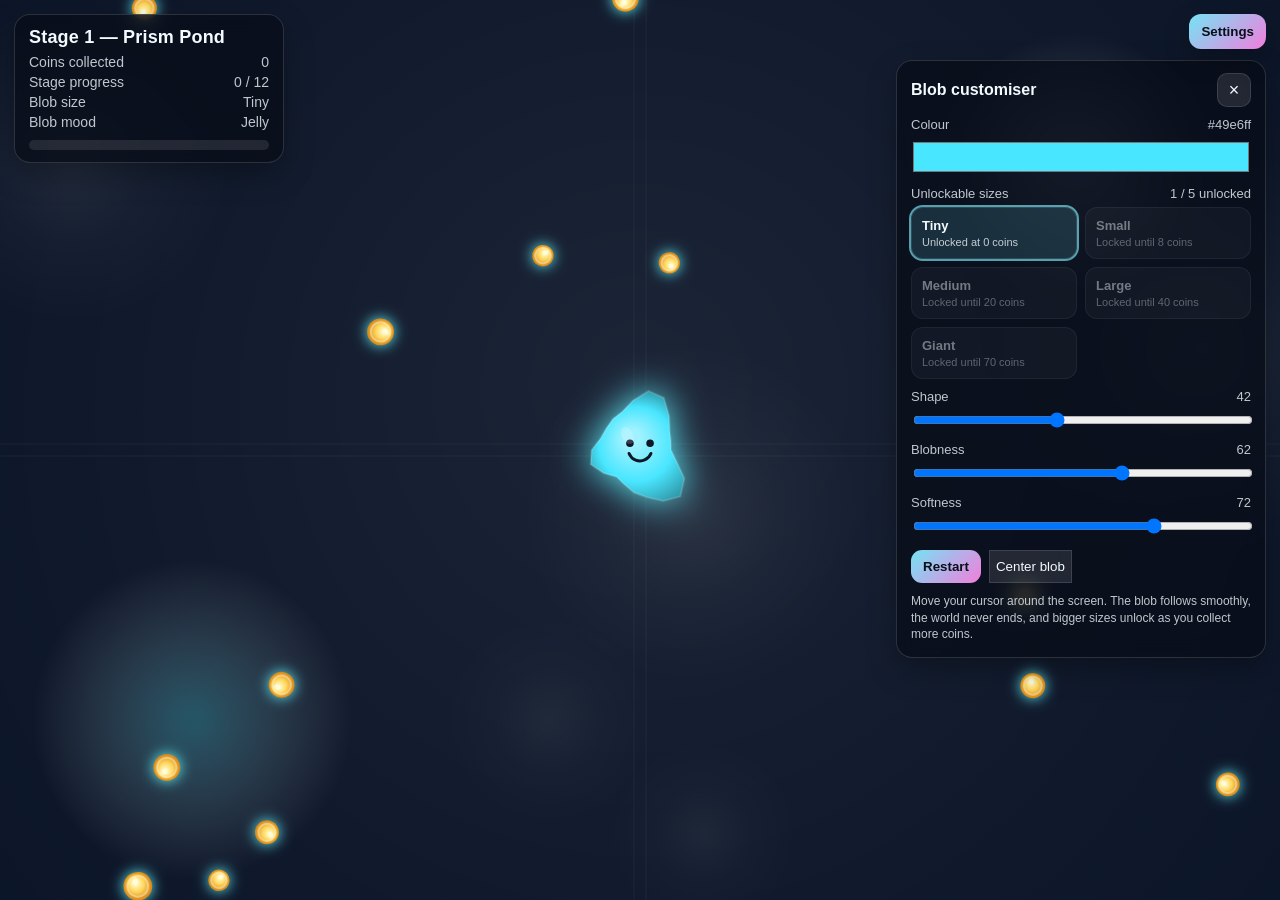
<file: blob.html>
<!DOCTYPE html>
<html lang="en">
<head>
  <meta charset="UTF-8" />
  <meta name="viewport" content="width=device-width, initial-scale=1.0" />
  <title>Liquid Blob Coin Chase</title>
  <style>
    :root{
      --panel-bg: rgba(8, 12, 24, 0.76);
      --panel-border: rgba(255,255,255,0.14);
      --text: #f4fbff;
      --muted: rgba(244,251,255,0.78);
      --accent: #7cf0ff;
    }

    html, body {
      margin: 0;
      width: 100%;
      height: 100%;
      overflow: hidden;
      background: #05070f;
      font-family: Arial, Helvetica, sans-serif;
      color: var(--text);
    }

    canvas {
      display: block;
      width: 100vw;
      height: 100vh;
      cursor: none;
    }

    .hud {
      position: fixed;
      top: 14px;
      left: 14px;
      z-index: 20;
      user-select: none;
      padding: 12px 14px;
      border: 1px solid var(--panel-border);
      background: var(--panel-bg);
      backdrop-filter: blur(10px);
      border-radius: 16px;
      box-shadow: 0 12px 30px rgba(0,0,0,0.28);
      min-width: 240px;
    }

    .title {
      font-size: 18px;
      font-weight: 700;
      margin-bottom: 6px;
      letter-spacing: 0.2px;
    }

    .row {
      display: flex;
      justify-content: space-between;
      gap: 12px;
      font-size: 14px;
      color: var(--muted);
      margin-top: 4px;
    }

    .progressWrap {
      margin-top: 10px;
      width: 100%;
      height: 10px;
      border-radius: 999px;
      background: rgba(255,255,255,0.10);
      overflow: hidden;
    }

    .progressBar {
      height: 100%;
      width: 0%;
      border-radius: 999px;
      background: linear-gradient(90deg, rgba(123,239,255,0.95), rgba(255,132,231,0.95));
      transition: width 0.15s linear;
    }

    .panelToggle {
      position: fixed;
      top: 14px;
      right: 14px;
      z-index: 30;
      border: 0;
      background: linear-gradient(135deg, rgba(123,239,255,0.95), rgba(255,132,231,0.95));
      color: #081019;
      font-weight: 800;
      padding: 10px 12px;
      border-radius: 12px;
      cursor: pointer;
      box-shadow: 0 10px 24px rgba(0,0,0,0.25);
    }

    .panel {
      position: fixed;
      right: 14px;
      top: 60px;
      z-index: 25;
      width: min(340px, calc(100vw - 28px));
      padding: 12px 14px 14px;
      border: 1px solid var(--panel-border);
      background: var(--panel-bg);
      backdrop-filter: blur(10px);
      border-radius: 16px;
      box-shadow: 0 12px 30px rgba(0,0,0,0.28);
      user-select: none;
      transition: transform 0.22s ease, opacity 0.22s ease;
      transform-origin: top right;
    }

    .panel.collapsed {
      transform: translateX(120%) scale(0.96);
      opacity: 0;
      pointer-events: none;
    }

    .panelHeader {
      display: flex;
      justify-content: space-between;
      align-items: center;
      gap: 10px;
      margin-bottom: 8px;
    }

    .panel h2 {
      margin: 0;
      font-size: 16px;
    }

    .miniBtn {
      border: 0;
      background: rgba(255,255,255,0.10);
      color: var(--text);
      border: 1px solid rgba(255,255,255,0.12);
      width: 34px;
      height: 34px;
      border-radius: 10px;
      cursor: pointer;
      font-size: 18px;
      line-height: 1;
    }

    .control {
      margin: 10px 0;
    }

    .control label {
      display: flex;
      justify-content: space-between;
      align-items: center;
      gap: 10px;
      font-size: 13px;
      color: var(--muted);
      margin-bottom: 6px;
    }

    .control input[type="range"] {
      width: 100%;
    }

    .control input[type="color"] {
      width: 100%;
      height: 38px;
      border: none;
      background: transparent;
      padding: 0;
      cursor: pointer;
    }

    .sizeGrid {
      display: grid;
      grid-template-columns: repeat(2, minmax(0, 1fr));
      gap: 8px;
      margin-top: 6px;
    }

    .sizeBtn {
      border: 1px solid rgba(255,255,255,0.12);
      background: rgba(255,255,255,0.08);
      color: var(--text);
      padding: 10px 10px;
      border-radius: 12px;
      cursor: pointer;
      text-align: left;
      transition: transform 0.12s ease, background 0.12s ease, opacity 0.12s ease;
    }

    .sizeBtn:hover {
      transform: translateY(-1px);
      background: rgba(255,255,255,0.12);
    }

    .sizeBtn.active {
      outline: 2px solid rgba(124,240,255,0.65);
      background: rgba(124,240,255,0.14);
    }

    .sizeBtn.locked {
      opacity: 0.45;
      cursor: not-allowed;
    }

    .sizeLabel {
      display: block;
      font-size: 13px;
      font-weight: 700;
    }

    .sizeMeta {
      display: block;
      font-size: 11px;
      color: var(--muted);
      margin-top: 3px;
    }

    .buttons {
      display: flex;
      gap: 8px;
      margin-top: 12px;
      flex-wrap: wrap;
    }

    button.action {
      border: 0;
      background: linear-gradient(135deg, rgba(123,239,255,0.95), rgba(255,132,231,0.95));
      color: #081019;
      font-weight: 800;
      padding: 9px 12px;
      border-radius: 11px;
      cursor: pointer;
    }

    button.secondary {
      background: rgba(255,255,255,0.10);
      color: var(--text);
      border: 1px solid rgba(255,255,255,0.12);
    }

    .small {
      font-size: 12px;
      color: var(--muted);
      margin-top: 10px;
      line-height: 1.38;
    }
  </style>
</head>
<body>
  <div class="hud">
    <div class="title" id="levelTitle">Stage 1 — Prism Pond</div>
    <div class="row"><span>Coins collected</span><span id="score">0</span></div>
    <div class="row"><span>Stage progress</span><span id="stageProgress">0 / 12</span></div>
    <div class="row"><span>Blob size</span><span id="blobSizeHud">Tiny</span></div>
    <div class="row"><span>Blob mood</span><span id="mood">Jelly</span></div>
    <div class="progressWrap"><div class="progressBar" id="progressBar"></div></div>
  </div>

  <button class="panelToggle" id="panelToggle">Settings</button>

  <div class="panel" id="panel">
    <div class="panelHeader">
      <h2>Blob customiser</h2>
      <button class="miniBtn" id="closePanel" title="Close panel">×</button>
    </div>

    <div class="control">
      <label><span>Colour</span><span id="colorVal">#49e6ff</span></label>
      <input id="color" type="color" value="#49e6ff">
    </div>

    <div class="control">
      <label><span>Unlockable sizes</span><span id="sizeStatus">1 / 5 unlocked</span></label>
      <div class="sizeGrid" id="sizeGrid"></div>
    </div>

    <div class="control">
      <label><span>Shape</span><span id="shapeVal">42</span></label>
      <input id="shape" type="range" min="0" max="100" value="42">
    </div>

    <div class="control">
      <label><span>Blobness</span><span id="blobVal">62</span></label>
      <input id="blobness" type="range" min="0" max="100" value="62">
    </div>

    <div class="control">
      <label><span>Softness</span><span id="softVal">72</span></label>
      <input id="softness" type="range" min="0" max="100" value="72">
    </div>

    <div class="buttons">
      <button class="action" id="restart">Restart</button>
      <button class="secondary" id="centerBlob">Center blob</button>
    </div>

    <div class="small">
      Move your cursor around the screen. The blob follows smoothly, the world never ends, and bigger sizes unlock as you collect more coins.
    </div>
  </div>

  <canvas id="game"></canvas>

  <script>
    const canvas = document.getElementById("game");
    const ctx = canvas.getContext("2d");

    const scoreEl = document.getElementById("score");
    const levelTitleEl = document.getElementById("levelTitle");
    const stageProgressEl = document.getElementById("stageProgress");
    const progressBar = document.getElementById("progressBar");
    const blobSizeHud = document.getElementById("blobSizeHud");
    const moodEl = document.getElementById("mood");

    const sizeGrid = document.getElementById("sizeGrid");
    const sizeStatus = document.getElementById("sizeStatus");

    const sizeInput = document.getElementById("shape");
    const shapeInput = document.getElementById("shape");
    const blobnessInput = document.getElementById("blobness");
    const softnessInput = document.getElementById("softness");
    const colorInput = document.getElementById("color");
    const shapeVal = document.getElementById("shapeVal");
    const blobVal = document.getElementById("blobVal");
    const softVal = document.getElementById("softVal");
    const colorVal = document.getElementById("colorVal");

    const restartBtn = document.getElementById("restart");
    const centerBlobBtn = document.getElementById("centerBlob");
    const panel = document.getElementById("panel");
    const panelToggle = document.getElementById("panelToggle");
    const closePanel = document.getElementById("closePanel");

    let w = 0, h = 0, dpr = 1;

    function resize() {
      dpr = Math.max(1, window.devicePixelRatio || 1);
      w = window.innerWidth;
      h = window.innerHeight;
      canvas.width = Math.floor(w * dpr);
      canvas.height = Math.floor(h * dpr);
      canvas.style.width = w + "px";
      canvas.style.height = h + "px";
      ctx.setTransform(dpr, 0, 0, dpr, 0, 0);
    }

    window.addEventListener("resize", resize);

    const stages = [
      { name: "Prism Pond", bg1: "#081225", bg2: "#153e74", accent: "#63f3ff", glow: "#d9fbff" },
      { name: "Candy Reef", bg1: "#16091d", bg2: "#4f1464", accent: "#ff8de9", glow: "#ffe3fb" },
      { name: "Aurora Drift", bg1: "#071c18", bg2: "#0f5f6e", accent: "#7bffd1", glow: "#e4fff6" },
      { name: "Solar Bloom", bg1: "#221106", bg2: "#7a2f11", accent: "#ffd369", glow: "#fff2c6" },
      { name: "Neon Garden", bg1: "#100f28", bg2: "#2f2aa8", accent: "#b89cff", glow: "#efe6ff" },
      { name: "Sky Candy", bg1: "#0c1632", bg2: "#225b9b", accent: "#7fe0ff", glow: "#dff8ff" }
    ];

    const sizeTiers = [
      { label: "Tiny", size: 42, unlock: 0 },
      { label: "Small", size: 56, unlock: 8 },
      { label: "Medium", size: 72, unlock: 20 },
      { label: "Large", size: 92, unlock: 40 },
      { label: "Giant", size: 118, unlock: 70 }
    ];

    const stageStep = 12;
    let score = 0;
    let currentSizeTier = 0;
    let currentStage = 0;

    const settings = {
      shape: +shapeInput.value / 100,
      blobness: +blobnessInput.value / 100,
      softness: +softnessInput.value / 100,
      color: colorInput.value
    };

    const pointer = { x: 0, y: 0 };
    let pointerActive = false;

    const blob = {
      x: 0,
      y: 0,
      vx: 0,
      vy: 0,
      squashX: 1,
      squashY: 1,
      wobble: 0
    };

    const camera = { x: 0, y: 0 };

    const chunkSize = 900;
    const chunkRadius = 2;
    const chunks = new Map();
    const particles = [];

    function clamp(v, min, max) {
      return Math.max(min, Math.min(max, v));
    }

    function rand(min, max) {
      return Math.random() * (max - min) + min;
    }

    function hash2(x, y, salt = 0) {
      let n = x * 374761393 + y * 668265263 + salt * 1442695041;
      n = (n ^ (n >>> 13)) * 1274126177;
      return ((n ^ (n >>> 16)) >>> 0) / 4294967295;
    }

    function mixHex(hexA, hexB, t) {
      const a = hexA.replace("#", "");
      const b = hexB.replace("#", "");
      const ar = parseInt(a.slice(0, 2), 16), ag = parseInt(a.slice(2, 4), 16), ab = parseInt(a.slice(4, 6), 16);
      const br = parseInt(b.slice(0, 2), 16), bg = parseInt(b.slice(2, 4), 16), bb = parseInt(b.slice(4, 6), 16);
      const r = Math.round(ar + (br - ar) * t);
      const g = Math.round(ag + (bg - ag) * t);
      const bl = Math.round(ab + (bb - ab) * t);
      return `rgb(${r},${g},${bl})`;
    }

    function lighten(hex, t) {
      return mixHex(hex, "#ffffff", t);
    }

    function darken(hex, t) {
      return mixHex(hex, "#000000", t);
    }

    function roundRectPath(x, y, width, height, radius) {
      const r = Math.min(radius, width / 2, height / 2);
      ctx.beginPath();
      ctx.moveTo(x + r, y);
      ctx.arcTo(x + width, y, x + width, y + height, r);
      ctx.arcTo(x + width, y + height, x, y + height, r);
      ctx.arcTo(x, y + height, x, y, r);
      ctx.arcTo(x, y, x + width, y, r);
      ctx.closePath();
    }

    function currentTheme() {
      const base = stages[currentStage % stages.length];
      const boost = Math.min(0.18, Math.floor(currentStage / stages.length) * 0.02);
      return {
        name: base.name,
        bg1: lighten(base.bg1, boost),
        bg2: lighten(base.bg2, boost),
        accent: base.accent,
        glow: base.glow
      };
    }

    function currentStageName() {
      return `Stage ${currentStage + 1} — ${currentTheme().name}`;
    }

    function selectedSize() {
      return sizeTiers[currentSizeTier].size;
    }

    function updateMood() {
      if (settings.softness > 0.75) moodEl.textContent = "Mushy";
      else if (settings.softness > 0.45) moodEl.textContent = "Jelly";
      else moodEl.textContent = "Firm";
    }

    function updateSizeHud() {
      const unlocked = sizeTiers.filter(t => score >= t.unlock).length;
      sizeStatus.textContent = `${unlocked} / ${sizeTiers.length} unlocked`;
      blobSizeHud.textContent = sizeTiers[currentSizeTier].label;
    }

    function syncUI() {
      shapeVal.textContent = Math.round(settings.shape * 100);
      blobVal.textContent = Math.round(settings.blobness * 100);
      softVal.textContent = Math.round(settings.softness * 100);
      colorVal.textContent = settings.color;
      updateMood();
      updateSizeHud();
    }

    function renderSizeButtons() {
      sizeGrid.innerHTML = "";
      sizeTiers.forEach((tier, index) => {
        const unlocked = score >= tier.unlock;
        const btn = document.createElement("button");
        btn.className = "sizeBtn" + (index === currentSizeTier ? " active" : "") + (unlocked ? "" : " locked");
        btn.innerHTML = `
          <span class="sizeLabel">${tier.label}</span>
          <span class="sizeMeta">${unlocked ? `Unlocked at ${tier.unlock} coins` : `Locked until ${tier.unlock} coins`}</span>
        `;
        btn.disabled = !unlocked;
        btn.addEventListener("click", () => {
          if (!unlocked) return;
          currentSizeTier = index;
          renderSizeButtons();
          updateSizeHud();
        });
        sizeGrid.appendChild(btn);
      });
    }

    function setStageFromScore() {
      const newStage = Math.floor(score / stageStep);
      if (newStage !== currentStage) {
        currentStage = newStage;
      }
    }

    function updateHud() {
      setStageFromScore();
      const stageCoinCount = stageStep;
      const inStage = score % stageStep;
      scoreEl.textContent = score;
      stageProgressEl.textContent = `${inStage} / ${stageCoinCount}`;
      levelTitleEl.textContent = currentStageName();
      progressBar.style.width = `${(inStage / stageCoinCount) * 100}%`;
      syncUI();
      renderSizeButtons();
    }

    function worldChunkKey(cx, cy) {
      return `${cx},${cy}`;
    }

    function spawnChunk(cx, cy) {
      const key = worldChunkKey(cx, cy);
      if (chunks.has(key)) return;

      const theme = currentTheme();
      const countSeed = Math.floor(hash2(cx, cy, 1) * 5);
      const coinCount = 6 + countSeed;

      const items = [];
      for (let i = 0; i < coinCount; i++) {
        const rx = hash2(cx, cy, 10 + i);
        const ry = hash2(cx, cy, 40 + i);
        const x = cx * chunkSize + rx * chunkSize;
        const y = cy * chunkSize + ry * chunkSize;
        items.push({
          x,
          y,
          r: 10 + hash2(cx, cy, 80 + i) * 5,
          spin: hash2(cx, cy, 120 + i) * Math.PI * 2,
          pulse: hash2(cx, cy, 160 + i) * Math.PI * 2,
          taken: false,
          colorHint: Math.random() < 0.5 ? theme.accent : theme.glow
        });
      }

      chunks.set(key, {
        cx,
        cy,
        items
      });
    }

    function ensureChunksAroundPlayer() {
      const pcx = Math.floor(blob.x / chunkSize);
      const pcy = Math.floor(blob.y / chunkSize);

      for (let dx = -chunkRadius; dx <= chunkRadius; dx++) {
        for (let dy = -chunkRadius; dy <= chunkRadius; dy++) {
          spawnChunk(pcx + dx, pcy + dy);
        }
      }

      for (const [key, chunk] of chunks) {
        if (Math.abs(chunk.cx - pcx) > chunkRadius + 2 || Math.abs(chunk.cy - pcy) > chunkRadius + 2) {
          chunks.delete(key);
        }
      }
    }

    function drawInfiniteBackground(theme, t) {
      ctx.fillStyle = theme.bg1;
      ctx.fillRect(0, 0, w, h);

      const farGlow = ctx.createRadialGradient(w * 0.5, h * 0.42, 10, w * 0.5, h * 0.5, Math.max(w, h) * 0.85);
      farGlow.addColorStop(0, "rgba(255,255,255,0.08)");
      farGlow.addColorStop(0.5, "rgba(255,255,255,0.03)");
      farGlow.addColorStop(1, "rgba(255,255,255,0)");
      ctx.fillStyle = farGlow;
      ctx.fillRect(0, 0, w, h);

      const left = camera.x - w / 2;
      const top = camera.y - h / 2;
      const right = camera.x + w / 2;
      const bottom = camera.y + h / 2;

      const minCx = Math.floor(left / chunkSize) - 1;
      const maxCx = Math.floor(right / chunkSize) + 1;
      const minCy = Math.floor(top / chunkSize) - 1;
      const maxCy = Math.floor(bottom / chunkSize) + 1;

      for (let cx = minCx; cx <= maxCx; cx++) {
        for (let cy = minCy; cy <= maxCy; cy++) {
          const sx = cx * chunkSize - camera.x + w / 2;
          const sy = cy * chunkSize - camera.y + h / 2;

          ctx.save();
          ctx.strokeStyle = "rgba(255,255,255,0.05)";
          ctx.lineWidth = 1;
          roundRectPath(sx + 6, sy + 6, chunkSize - 12, chunkSize - 12, 28);
          ctx.stroke();
          ctx.restore();

          const seedA = hash2(cx, cy, 3);
          const seedB = hash2(cx, cy, 7);
          const seedC = hash2(cx, cy, 11);

          const glows = [
            { ox: seedA * chunkSize, oy: seedB * chunkSize, r: 120 + seedC * 120, a: 0.08 },
            { ox: seedB * chunkSize, oy: seedC * chunkSize, r: 90 + seedA * 100, a: 0.05 }
          ];

          for (const g of glows) {
            const gx = sx + g.ox;
            const gy = sy + g.oy;
            const rg = ctx.createRadialGradient(gx, gy, 0, gx, gy, g.r);
            rg.addColorStop(0, `rgba(255,255,255,${g.a})`);
            rg.addColorStop(0.5, `rgba(255,255,255,${g.a * 0.35})`);
            rg.addColorStop(1, "rgba(255,255,255,0)");
            ctx.fillStyle = rg;
            ctx.beginPath();
            ctx.arc(gx, gy, g.r, 0, Math.PI * 2);
            ctx.fill();
          }
        }
      }

      const accentGlow = ctx.createRadialGradient(w * 0.15, h * 0.80, 10, w * 0.15, h * 0.80, 160);
      accentGlow.addColorStop(0, `${theme.accent}44`);
      accentGlow.addColorStop(1, "rgba(255,255,255,0)");
      ctx.fillStyle = accentGlow;
      ctx.beginPath();
      ctx.arc(w * 0.15, h * 0.80, 160, 0, Math.PI * 2);
      ctx.fill();

      const accentGlow2 = ctx.createRadialGradient(w * 0.84, h * 0.18, 10, w * 0.84, h * 0.18, 130);
      accentGlow2.addColorStop(0, `${theme.glow}30`);
      accentGlow2.addColorStop(1, "rgba(255,255,255,0)");
      ctx.fillStyle = accentGlow2;
      ctx.beginPath();
      ctx.arc(w * 0.84, h * 0.18, 130, 0, Math.PI * 2);
      ctx.fill();
    }

    function drawCoin(c, theme, t) {
      const bob = Math.sin(t * 0.004 + c.pulse) * 3;
      const r = c.r + Math.sin(t * 0.006 + c.pulse) * 0.6;

      ctx.save();
      ctx.translate(c.x, c.y + bob);
      ctx.rotate(c.spin);

      const gold1 = "rgba(255,252,205,1)";
      const gold2 = "rgba(255,214,92,1)";
      const gold3 = "rgba(214,132,18,1)";

      const grad = ctx.createRadialGradient(-r * 0.25, -r * 0.25, r * 0.14, 0, 0, r);
      grad.addColorStop(0, gold1);
      grad.addColorStop(0.46, gold2);
      grad.addColorStop(1, gold3);

      ctx.shadowColor = theme.accent;
      ctx.shadowBlur = 14;
      ctx.fillStyle = grad;
      ctx.beginPath();
      ctx.arc(0, 0, r, 0, Math.PI * 2);
      ctx.fill();

      ctx.shadowBlur = 0;
      ctx.strokeStyle = "rgba(255,255,255,0.36)";
      ctx.lineWidth = 2;
      ctx.beginPath();
      ctx.arc(0, 0, r * 0.72, 0, Math.PI * 2);
      ctx.stroke();

      ctx.fillStyle = "rgba(255,255,255,0.34)";
      ctx.beginPath();
      ctx.ellipse(-r * 0.22, -r * 0.34, r * 0.18, r * 0.30, -0.35, 0, Math.PI * 2);
      ctx.fill();

      ctx.restore();
    }

    function spawnParticles(x, y, baseColor) {
      for (let i = 0; i < 14; i++) {
        particles.push({
          x, y,
          vx: rand(-2.4, 2.4),
          vy: rand(-2.4, 2.4),
          life: rand(24, 48),
          size: rand(1.8, 4.8),
          color: i % 2 === 0 ? lighten(baseColor, 0.45) : lighten(baseColor, 0.12)
        });
      }
    }

    function updateParticles() {
      for (let i = particles.length - 1; i >= 0; i--) {
        const p = particles[i];
        p.x += p.vx;
        p.y += p.vy;
        p.vx *= 0.97;
        p.vy *= 0.97;
        p.life -= 1;
        if (p.life <= 0) particles.splice(i, 1);
      }
    }

    function drawParticles() {
      for (const p of particles) {
        ctx.save();
        ctx.globalAlpha = Math.max(0, Math.min(1, p.life / 48));
        ctx.fillStyle = p.color;
        ctx.beginPath();
        ctx.arc(p.x, p.y, p.size, 0, Math.PI * 2);
        ctx.fill();
        ctx.restore();
      }
    }

    function drawBlob(t, theme) {
      const size = selectedSize();
      const softness = settings.softness;
      const shape = settings.shape;
      const blobness = settings.blobness;

      const points = Math.floor(16 + blobness * 10);
      const step = (Math.PI * 2) / points;

      const dx = pointer.x - w / 2;
      const dy = pointer.y - h / 2;
      const dist = Math.hypot(dx, dy) || 1;
      const followStrength = pointerActive ? 0.16 : 0.09;
      const speedBias = 1.1 + softness * 1.5;
      const drag = 0.90 - softness * 0.03;

      blob.vx += (dx / dist) * followStrength;
      blob.vy += (dy / dist) * followStrength;
      blob.vx *= drag;
      blob.vy *= drag;

      blob.x += blob.vx * speedBias;
      blob.y += blob.vy * speedBias;

      blob.squashX = 1 + Math.min(Math.abs(blob.vx) * 0.010, 0.26);
      blob.squashY = 1 - Math.min(Math.abs(blob.vx) * 0.004, 0.12) + Math.min(Math.abs(blob.vy) * 0.004, 0.10);
      blob.wobble += (Math.abs(blob.vx) + Math.abs(blob.vy)) * (0.001 + blobness * 0.0015);

      const irregularity = 0.25 + shape * 1.35;
      const wobblePower = 4 + blobness * 12;
      const squish = 1 + softness * 0.10;

      ctx.save();
      ctx.translate(blob.x, blob.y);
      ctx.scale(blob.squashX, blob.squashY);

      const inner = lighten(settings.color, 0.48);
      const outer = darken(settings.color, 0.35);

      const grad = ctx.createRadialGradient(-size * 0.2, -size * 0.3, size * 0.2, 0, 0, size * 1.45);
      grad.addColorStop(0, inner);
      grad.addColorStop(0.55, settings.color);
      grad.addColorStop(1, outer);

      ctx.shadowColor = theme.accent;
      ctx.shadowBlur = 26 + softness * 16;
      ctx.fillStyle = grad;

      ctx.beginPath();
      for (let i = 0; i <= points; i++) {
        const a = i * step;
        const waveA = Math.sin(a * 3 + t * 0.003 + blob.wobble) * wobblePower;
        const waveB = Math.cos(a * 2 + t * 0.0021 + blob.wobble * 0.75) * (wobblePower * 0.6);
        const waveC = Math.sin(a * 6 + t * 0.0018 + blob.wobble * 1.3) * (wobblePower * 0.28);
        const softBoost = 1 + softness * 0.12;
        const rr = (size * squish) + (waveA + waveB + waveC) * irregularity * softBoost;
        const px = Math.cos(a) * rr;
        const py = Math.sin(a) * rr;
        if (i === 0) ctx.moveTo(px, py);
        else ctx.lineTo(px, py);
      }
      ctx.closePath();
      ctx.fill();

      ctx.shadowBlur = 0;
      ctx.strokeStyle = "rgba(255,255,255,0.14)";
      ctx.lineWidth = 2;
      ctx.stroke();

      ctx.scale(1 / Math.max(blob.squashX, blob.squashY), 1 / Math.max(blob.squashX, blob.squashY));

      ctx.fillStyle = "#0e1726";
      ctx.beginPath();
      ctx.arc(-size * 0.24, -size * 0.16, Math.max(3.8, size * 0.075), 0, Math.PI * 2);
      ctx.arc(size * 0.24, -size * 0.16, Math.max(3.8, size * 0.075), 0, Math.PI * 2);
      ctx.fill();

      ctx.strokeStyle = "#0e1726";
      ctx.lineWidth = Math.max(3, size * 0.07);
      ctx.lineCap = "round";
      ctx.beginPath();
      ctx.arc(0, -size * 0.02, size * 0.28, 0.12 * Math.PI, 0.88 * Math.PI);
      ctx.stroke();

      ctx.fillStyle = "rgba(255,255,255,0.18)";
      ctx.beginPath();
      ctx.ellipse(-size * 0.30, -size * 0.35, size * 0.13, size * 0.22, -0.5, 0, Math.PI * 2);
      ctx.fill();

      ctx.restore();
    }

    function collectCoins(theme) {
      let collectedThisFrame = 0;
      const size = selectedSize();

      for (const chunk of chunks.values()) {
        for (const coin of chunk.items) {
          if (coin.taken) continue;

          coin.spin += 0.013;
          coin.pulse += 0.08;

          const dx = coin.x - blob.x;
          const dy = coin.y - blob.y;
          const dist = Math.hypot(dx, dy);

          if (dist < size + coin.r * 0.92) {
            coin.taken = true;
            score++;
            collectedThisFrame++;
            spawnParticles(coin.x, coin.y, theme.accent);
          }
        }
      }

      if (collectedThisFrame > 0) {
        updateHud();
        renderSizeButtons();
      }
    }

    function drawWorld(t) {
      const theme = currentTheme();

      drawInfiniteBackground(theme, t);

      ctx.save();
      ctx.translate(w / 2 - camera.x, h / 2 - camera.y);

      const left = camera.x - w / 2;
      const top = camera.y - h / 2;
      const right = camera.x + w / 2;
      const bottom = camera.y + h / 2;

      const minCx = Math.floor(left / chunkSize) - 1;
      const maxCx = Math.floor(right / chunkSize) + 1;
      const minCy = Math.floor(top / chunkSize) - 1;
      const maxCy = Math.floor(bottom / chunkSize) + 1;

      for (let cx = minCx; cx <= maxCx; cx++) {
        for (let cy = minCy; cy <= maxCy; cy++) {
          const chunk = chunks.get(worldChunkKey(cx, cy));
          if (!chunk) continue;
          for (const coin of chunk.items) {
            if (!coin.taken) drawCoin(coin, theme, t);
          }
        }
      }

      drawBlob(t, theme);
      ctx.restore();

      drawParticles();
    }

    function loop(t) {
      const theme = currentTheme();

      camera.x = blob.x;
      camera.y = blob.y;

      ensureChunksAroundPlayer();
      collectCoins(theme);
      updateParticles();
      setStageFromScore();

      levelTitleEl.textContent = currentStageName();
      stageProgressEl.textContent = `${score % stageStep} / ${stageStep}`;
      progressBar.style.width = `${((score % stageStep) / stageStep) * 100}%`;

      updateMood();
      updateSizeHud();

      drawWorld(t);
      requestAnimationFrame(loop);
    }

    function restartGame() {
      score = 0;
      currentStage = 0;
      currentSizeTier = 0;
      blob.x = 0;
      blob.y = 0;
      blob.vx = 0;
      blob.vy = 0;
      blob.squashX = 1;
      blob.squashY = 1;
      blob.wobble = 0;
      chunks.clear();
      particles.length = 0;
      centerBlob();
      updateHud();
      renderSizeButtons();
    }

    function centerBlob() {
      blob.x = 0;
      blob.y = 0;
      camera.x = 0;
      camera.y = 0;
      pointer.x = w / 2;
      pointer.y = h / 2;
    }

    function unlockBestSize() {
      let best = 0;
      for (let i = 0; i < sizeTiers.length; i++) {
        if (score >= sizeTiers[i].unlock) best = i;
      }
      if (best > currentSizeTier && score >= sizeTiers[best].unlock) {
        currentSizeTier = best;
      }
    }

    function updateStageAndUnlocks() {
      setStageFromScore();
      unlockBestSize();
      updateHud();
      renderSizeButtons();
    }

    window.addEventListener("mousemove", (e) => {
      pointer.x = e.clientX;
      pointer.y = e.clientY;
      pointerActive = true;
    });

    window.addEventListener("touchstart", (e) => {
      if (e.touches && e.touches[0]) {
        pointer.x = e.touches[0].clientX;
        pointer.y = e.touches[0].clientY;
        pointerActive = true;
      }
    }, { passive: true });

    window.addEventListener("touchmove", (e) => {
      if (e.touches && e.touches[0]) {
        pointer.x = e.touches[0].clientX;
        pointer.y = e.touches[0].clientY;
        pointerActive = true;
      }
    }, { passive: true });

    window.addEventListener("touchend", () => {
      pointerActive = false;
    });

    shapeInput.addEventListener("input", () => {
      settings.shape = +shapeInput.value / 100;
      syncUI();
    });

    blobnessInput.addEventListener("input", () => {
      settings.blobness = +blobnessInput.value / 100;
      syncUI();
    });

    softnessInput.addEventListener("input", () => {
      settings.softness = +softnessInput.value / 100;
      syncUI();
    });

    colorInput.addEventListener("input", () => {
      settings.color = colorInput.value;
      syncUI();
    });

    restartBtn.addEventListener("click", restartGame);
    centerBlobBtn.addEventListener("click", centerBlob);

    panelToggle.addEventListener("click", () => {
      panel.classList.toggle("collapsed");
    });

    closePanel.addEventListener("click", () => {
      panel.classList.add("collapsed");
    });

    function updateHud() {
      scoreEl.textContent = score;
      levelTitleEl.textContent = currentStageName();
      stageProgressEl.textContent = `${score % stageStep} / ${stageStep}`;
      progressBar.style.width = `${((score % stageStep) / stageStep) * 100}%`;
      syncUI();
    }

    window.addEventListener("load", () => {
      resize();
      centerBlob();
      updateHud();
      renderSizeButtons();
      ensureChunksAroundPlayer();
      requestAnimationFrame(loop);
    });
  </script>
</body>
</html>
</file>
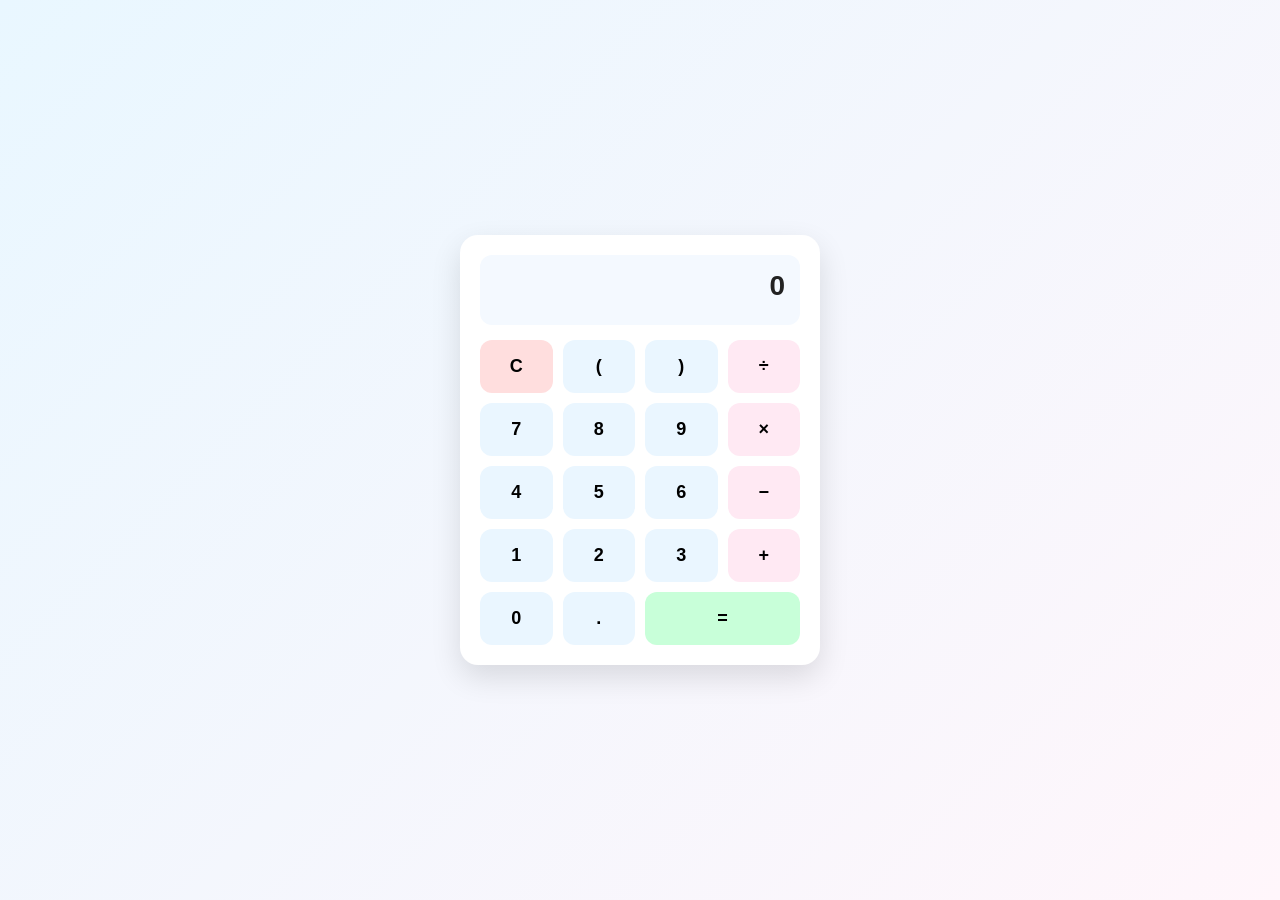
<file: calculator.html>
<!DOCTYPE html>
<html lang="en">
<head>
<meta charset="UTF-8">
<meta name="viewport" content="width=device-width, initial-scale=1.0">
<title>Calculator</title>

<style>
    body {
        margin: 0;
        height: 100vh;
        display: flex;
        justify-content: center;
        align-items: center;
        font-family: Arial, Helvetica, sans-serif;
        background: linear-gradient(135deg,#e9f7ff,#fff6fb);
    }

    .calculator {
        background: white;
        padding: 20px;
        border-radius: 18px;
        box-shadow: 0 12px 30px rgba(0,0,0,0.12);
        width: 320px;
    }

    .display {
        background: #f4f9ff;
        border-radius: 12px;
        padding: 15px;
        font-size: 28px;
        text-align: right;
        margin-bottom: 15px;
        overflow-x: auto;
        min-height: 40px;
        color: #222;
        font-weight: bold;
    }

    .buttons {
        display: grid;
        grid-template-columns: repeat(4, 1fr);
        gap: 10px;
    }

    button {
        padding: 16px;
        font-size: 18px;
        border: none;
        border-radius: 12px;
        cursor: pointer;
        background: #eaf6ff;
        transition: 0.15s;
        font-weight: bold;
    }

    button:hover {
        background: #d6eeff;
        transform: translateY(-1px);
    }

    .operator { background:#ffe9f3; }
    .equals { background:#c8ffd9; }
    .clear { background:#ffdede; }

    /* LOADING OVERLAY */
    .overlay {
        position: fixed;
        inset: 0;
        background: white;
        display: none;
        justify-content: center;
        align-items: center;
        flex-direction: column;
        z-index: 999;
        text-align: center;
    }

    .overlay.active { display: flex; }

    .big-text {
        font-size: 48px;
        font-weight: 900;
        color: #222;
        margin-bottom: 20px;
    }

    .progress {
        width: 260px;
        height: 10px;
        background: #eee;
        border-radius: 10px;
        overflow: hidden;
    }

    .bar {
        height: 100%;
        width: 0%;
        background: #8be0ff;
        animation: loadbar 1.5s linear forwards;
    }

    @keyframes loadbar {
        from { width:0%; }
        to { width:100%; }
    }
</style>
</head>
<body>

<div class="calculator">
    <div id="display" class="display">0</div>

    <div class="buttons">
        <button class="clear" data-action="clear">C</button>
        <button data-value="(">(</button>
        <button data-value=")">)</button>
        <button class="operator" data-value="/">÷</button>

        <button data-value="7">7</button>
        <button data-value="8">8</button>
        <button data-value="9">9</button>
        <button class="operator" data-value="*">×</button>

        <button data-value="4">4</button>
        <button data-value="5">5</button>
        <button data-value="6">6</button>
        <button class="operator" data-value="-">−</button>

        <button data-value="1">1</button>
        <button data-value="2">2</button>
        <button data-value="3">3</button>
        <button class="operator" data-value="+">+</button>

        <button data-value="0">0</button>
        <button data-value=".">.</button>
        <button class="equals" data-action="equals" style="grid-column: span 2;">=</button>
    </div>
</div>

<!-- LOADING SCREEN -->
<div id="overlay" class="overlay">
    <div id="overlayText" class="big-text">Calculating...</div>
    <div class="progress"><div class="bar"></div></div>
</div>

<script>
const display = document.getElementById('display');
const buttons = document.querySelectorAll('button');
const overlay = document.getElementById('overlay');
const overlayText = document.getElementById('overlayText');

let expression = '';

function updateDisplay() {
    display.textContent = expression || '0';
}

function appendValue(val) {
    expression += val;
    updateDisplay();
}

function clearDisplay() {
    expression = '';
    updateDisplay();
}

function calculate() {
    if (!expression) return;

    overlay.classList.add('active');
    overlayText.textContent = 'Calculating...';

    setTimeout(() => {
        overlayText.textContent = 'USE YOUR BRAIN';
    }, 700);

    setTimeout(() => {
        try {
            const result = eval(expression);
            expression = String(result);
        } catch {
            expression = 'Error';
        }
        overlay.classList.remove('active');
        updateDisplay();
    }, 1500);
}

buttons.forEach(btn => {
    btn.addEventListener('click', () => {
        const value = btn.dataset.value;
        const action = btn.dataset.action;

        if (value) appendValue(value);
        if (action === 'clear') clearDisplay();
        if (action === 'equals') calculate();
    });
});

// Keyboard support
window.addEventListener('keydown', e => {
    if ((/[0-9+\-*/().]/).test(e.key)) {
        appendValue(e.key);
    }
    if (e.key === 'Enter') calculate();
    if (e.key === 'Backspace') {
        expression = expression.slice(0, -1);
        updateDisplay();
    }
    if (e.key.toLowerCase() === 'c') clearDisplay();
});
</script>

</body>
</html>
</file>
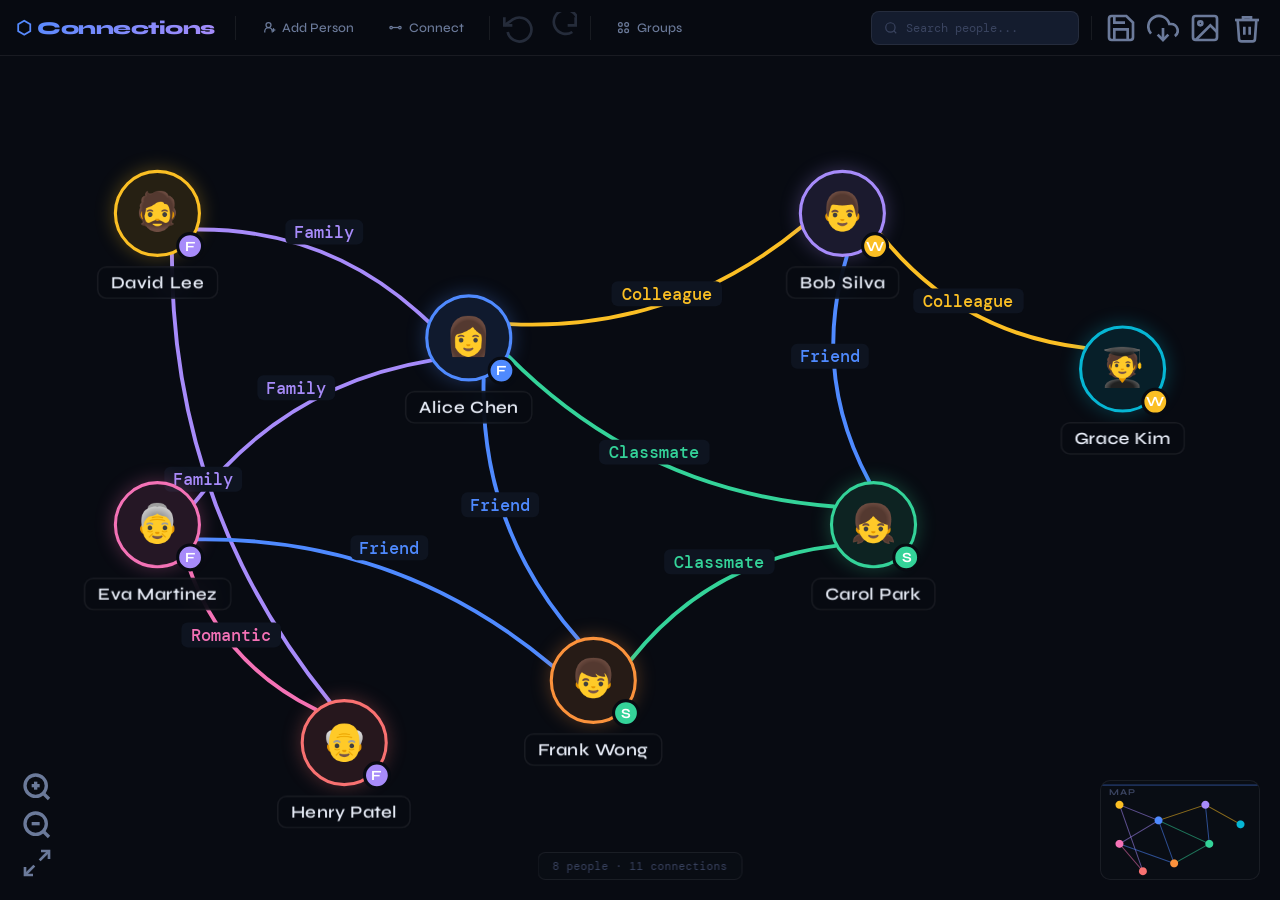
<file: connections-webapp.html>
<!DOCTYPE html>
<html lang="en">
<head>
<meta charset="UTF-8">
<meta name="viewport" content="width=device-width, initial-scale=1.0">
<title>Connections Workflow</title>
<link href="https://fonts.googleapis.com/css2?family=Syne:wght@400;500;600;700;800&family=DM+Mono:wght@300;400;500&display=swap" rel="stylesheet">
<style>
  :root {
    --bg: #080b12;
    --surface: #0e1420;
    --surface2: #141c2e;
    --surface3: #1c2640;
    --border: rgba(255,255,255,0.07);
    --border-bright: rgba(255,255,255,0.15);
    --text: #e8edf8;
    --text-muted: #6b7a9a;
    --text-dim: #3a4460;
    --accent: #4f8aff;
    --accent-glow: rgba(79,138,255,0.25);
    --accent2: #a78bfa;
    --success: #34d399;
    --warning: #fbbf24;
    --danger: #f87171;

    --rel-friend: #4f8aff;
    --rel-family: #a78bfa;
    --rel-enemy: #f87171;
    --rel-classmate: #34d399;
    --rel-colleague: #fbbf24;
    --rel-romantic: #f472b6;
    --rel-mentor: #fb923c;
    --rel-other: #94a3b8;

    --node-size: 56px;
    --sidebar-w: 300px;
    --toolbar-h: 56px;
    --radius: 12px;
    --transition: 0.2s cubic-bezier(0.4,0,0.2,1);
  }

  * { box-sizing: border-box; margin: 0; padding: 0; }

  body {
    font-family: 'Syne', sans-serif;
    background: var(--bg);
    color: var(--text);
    height: 100vh;
    overflow: hidden;
    user-select: none;
  }

  /* ── TOOLBAR ── */
  #toolbar {
    position: fixed; top: 0; left: 0; right: 0;
    height: var(--toolbar-h);
    background: rgba(8,11,18,0.92);
    backdrop-filter: blur(20px);
    border-bottom: 1px solid var(--border);
    display: flex; align-items: center; gap: 8px;
    padding: 0 16px;
    z-index: 100;
  }

  .logo {
    font-size: 18px; font-weight: 800;
    letter-spacing: -0.5px;
    background: linear-gradient(135deg, var(--accent), var(--accent2));
    -webkit-background-clip: text; -webkit-text-fill-color: transparent;
    margin-right: 8px;
    flex-shrink: 0;
  }

  .toolbar-sep { width: 1px; height: 24px; background: var(--border); margin: 0 4px; }

  .btn {
    display: flex; align-items: center; gap: 6px;
    padding: 7px 12px; border-radius: 8px;
    border: 1px solid transparent;
    background: transparent;
    color: var(--text-muted);
    font-family: 'Syne', sans-serif;
    font-size: 13px; font-weight: 500;
    cursor: pointer;
    transition: var(--transition);
    white-space: nowrap;
  }
  .btn:hover { background: var(--surface2); color: var(--text); border-color: var(--border); }
  .btn.active { background: var(--surface3); color: var(--accent); border-color: rgba(79,138,255,0.3); }
  .btn.primary { background: var(--accent); color: #fff; border-color: transparent; }
  .btn.primary:hover { background: #6b9fff; }
  .btn svg { width: 15px; height: 15px; }

  .btn-icon {
    width: 34px; height: 34px; border-radius: 8px;
    display: flex; align-items: center; justify-content: center;
    border: 1px solid transparent;
    background: transparent;
    color: var(--text-muted);
    cursor: pointer; transition: var(--transition);
    font-size: 15px;
  }
  .btn-icon:hover { background: var(--surface2); color: var(--text); border-color: var(--border); }
  .btn-icon.active { background: var(--surface3); color: var(--accent); border-color: rgba(79,138,255,0.3); }
  .btn-icon:disabled { opacity: 0.3; cursor: not-allowed; }

  #search-wrap {
    display: flex; align-items: center; gap: 8px;
    background: var(--surface2);
    border: 1px solid var(--border);
    border-radius: 8px;
    padding: 0 12px;
    margin-left: auto;
    transition: var(--transition);
  }
  #search-wrap:focus-within { border-color: var(--accent); box-shadow: 0 0 0 3px var(--accent-glow); }
  #search-wrap svg { color: var(--text-dim); width: 14px; height: 14px; flex-shrink: 0; }
  #search-input {
    background: none; border: none; outline: none;
    color: var(--text); font-family: 'DM Mono', monospace;
    font-size: 12px; width: 160px; height: 32px;
  }
  #search-input::placeholder { color: var(--text-dim); }

  .toolbar-spacer { flex: 1; }

  /* ── CANVAS AREA ── */
  #canvas-wrap {
    position: fixed;
    top: var(--toolbar-h); left: 0; right: 0; bottom: 0;
    overflow: hidden;
    cursor: default;
  }
  #canvas-wrap.mode-add { cursor: crosshair; }
  #canvas-wrap.mode-connect { cursor: cell; }
  #canvas-wrap.panning { cursor: grabbing; }

  #graph-container {
    position: absolute; top: 0; left: 0;
    width: 100%; height: 100%;
    transform-origin: 0 0;
  }

  /* SVG for edges */
  #edges-svg {
    position: absolute; top: 0; left: 0;
    width: 100%; height: 100%;
    pointer-events: none; overflow: visible;
  }
  #edges-svg .edge-group { pointer-events: all; }

  .edge-bg {
    stroke-width: 20; fill: none; stroke: transparent; cursor: pointer;
  }
  .edge-line {
    fill: none; stroke-width: 2.5;
    stroke-linecap: round;
    transition: stroke-width 0.2s, opacity 0.2s;
    pointer-events: none;
  }
  .edge-line.selected { stroke-width: 4; filter: drop-shadow(0 0 6px currentColor); }
  .edge-line.faded { opacity: 0.15; }
  .edge-group:hover .edge-line { stroke-width: 4; filter: drop-shadow(0 0 8px currentColor); }

  .edge-label {
    font-family: 'DM Mono', monospace;
    font-size: 11px; font-weight: 500;
    fill: var(--text-muted);
    pointer-events: none;
    text-anchor: middle;
  }
  .edge-label-bg {
    fill: var(--surface);
    rx: 4; ry: 4;
    pointer-events: none;
  }
  .edge-arrow { pointer-events: none; }

  /* Nodes */
  .node {
    position: absolute;
    width: var(--node-size); height: var(--node-size);
    border-radius: 50%;
    display: flex; align-items: center; justify-content: center;
    flex-direction: column;
    cursor: grab;
    transform: translate(-50%, -50%);
    transition: box-shadow 0.2s, transform 0.15s;
    border: 2.5px solid;
    font-size: 22px;
    z-index: 10;
  }
  .node:hover { transform: translate(-50%, -50%) scale(1.12); z-index: 20; }
  .node.dragging { cursor: grabbing; transform: translate(-50%, -50%) scale(1.18); z-index: 50; transition: none; }
  .node.selected { z-index: 30; }
  .node.faded { opacity: 0.2; pointer-events: none; }
  .node.connect-source { animation: pulse-ring 1.2s ease-out infinite; }
  .node.connect-target:hover { transform: translate(-50%, -50%) scale(1.2); }

  .node-avatar {
    width: 100%; height: 100%;
    border-radius: 50%;
    object-fit: cover;
  }
  .node-emoji {
    font-size: 24px; line-height: 1;
    pointer-events: none;
  }
  .node-initials {
    font-family: 'Syne', sans-serif;
    font-weight: 700; font-size: 18px;
    color: #fff; line-height: 1;
    pointer-events: none;
  }

  .node-label {
    position: absolute;
    top: calc(100% + 8px);
    left: 50%; transform: translateX(-50%);
    background: rgba(8,11,18,0.85);
    border: 1px solid var(--border);
    border-radius: 6px;
    padding: 3px 8px;
    font-size: 11px; font-weight: 600;
    color: var(--text);
    white-space: nowrap;
    pointer-events: none;
    backdrop-filter: blur(8px);
    letter-spacing: 0.3px;
  }

  .node-group-badge {
    position: absolute;
    bottom: -4px; right: -4px;
    width: 18px; height: 18px;
    border-radius: 50%;
    border: 2px solid var(--bg);
    font-size: 9px;
    display: flex; align-items: center; justify-content: center;
    font-weight: 700;
    color: #fff;
    pointer-events: none;
  }

  @keyframes pulse-ring {
    0% { box-shadow: 0 0 0 0 rgba(79,138,255,0.7); }
    70% { box-shadow: 0 0 0 14px rgba(79,138,255,0); }
    100% { box-shadow: 0 0 0 0 rgba(79,138,255,0); }
  }

  /* Temp edge while connecting */
  #temp-edge {
    position: absolute; top: 0; left: 0;
    width: 100%; height: 100%;
    pointer-events: none; overflow: visible;
  }
  #temp-line {
    stroke: var(--accent); stroke-width: 2; fill: none;
    stroke-dasharray: 8 4;
    animation: dash-anim 0.6s linear infinite;
  }
  @keyframes dash-anim { to { stroke-dashoffset: -36; } }

  /* ── SIDEBAR ── */
  #sidebar {
    position: fixed;
    top: var(--toolbar-h); right: 0;
    width: var(--sidebar-w);
    height: calc(100vh - var(--toolbar-h));
    background: rgba(10,14,22,0.96);
    backdrop-filter: blur(24px);
    border-left: 1px solid var(--border);
    display: flex; flex-direction: column;
    transform: translateX(100%);
    transition: transform 0.3s cubic-bezier(0.4,0,0.2,1);
    z-index: 90;
    overflow: hidden;
  }
  #sidebar.open { transform: translateX(0); }

  .sidebar-header {
    display: flex; align-items: center; justify-content: space-between;
    padding: 16px 20px;
    border-bottom: 1px solid var(--border);
    flex-shrink: 0;
  }
  .sidebar-title {
    font-size: 13px; font-weight: 700;
    text-transform: uppercase; letter-spacing: 1.5px;
    color: var(--text-muted);
  }

  .sidebar-body {
    flex: 1; overflow-y: auto; padding: 20px;
    scrollbar-width: thin; scrollbar-color: var(--surface3) transparent;
  }
  .sidebar-body::-webkit-scrollbar { width: 4px; }
  .sidebar-body::-webkit-scrollbar-track { background: transparent; }
  .sidebar-body::-webkit-scrollbar-thumb { background: var(--surface3); border-radius: 4px; }

  .form-group { margin-bottom: 16px; }
  .form-label {
    display: block; font-size: 11px; font-weight: 600;
    text-transform: uppercase; letter-spacing: 1px;
    color: var(--text-muted); margin-bottom: 6px;
  }
  .form-input, .form-select, .form-textarea {
    width: 100%;
    background: var(--surface2);
    border: 1px solid var(--border);
    border-radius: 8px;
    color: var(--text);
    font-family: 'Syne', sans-serif;
    font-size: 13px;
    padding: 9px 12px;
    outline: none;
    transition: var(--transition);
    resize: none;
  }
  .form-input:focus, .form-select:focus, .form-textarea:focus {
    border-color: var(--accent);
    box-shadow: 0 0 0 3px var(--accent-glow);
  }
  .form-select option { background: var(--surface2); }
  .form-textarea { height: 80px; }

  .emoji-picker-row {
    display: flex; flex-wrap: wrap; gap: 6px; margin-top: 4px;
  }
  .emoji-opt {
    width: 36px; height: 36px; border-radius: 8px;
    display: flex; align-items: center; justify-content: center;
    font-size: 18px; cursor: pointer;
    background: var(--surface2);
    border: 1px solid var(--border);
    transition: var(--transition);
  }
  .emoji-opt:hover { background: var(--surface3); border-color: var(--border-bright); transform: scale(1.1); }
  .emoji-opt.selected { border-color: var(--accent); background: var(--accent-glow); }

  .color-row { display: flex; gap: 8px; flex-wrap: wrap; }
  .color-dot {
    width: 28px; height: 28px; border-radius: 50%;
    cursor: pointer; border: 2.5px solid transparent;
    transition: var(--transition);
    position: relative;
  }
  .color-dot:hover { transform: scale(1.2); }
  .color-dot.selected { border-color: #fff; box-shadow: 0 0 0 3px rgba(255,255,255,0.2); }

  .rel-chips { display: flex; flex-wrap: wrap; gap: 6px; }
  .rel-chip {
    padding: 5px 10px; border-radius: 20px;
    font-size: 11px; font-weight: 600; cursor: pointer;
    border: 1.5px solid; opacity: 0.6;
    transition: var(--transition);
    letter-spacing: 0.3px;
  }
  .rel-chip:hover, .rel-chip.selected { opacity: 1; }

  .sidebar-actions {
    display: flex; gap: 8px; margin-top: 20px;
    padding-top: 16px; border-top: 1px solid var(--border);
  }
  .sidebar-actions .btn { flex: 1; justify-content: center; font-size: 12px; padding: 9px; }

  /* ── MINI MAP ── */
  #minimap {
    position: fixed;
    bottom: 20px; right: 20px;
    width: 160px; height: 100px;
    background: rgba(10,14,22,0.9);
    border: 1px solid var(--border);
    border-radius: 10px;
    overflow: hidden;
    z-index: 80;
    backdrop-filter: blur(8px);
  }
  #minimap-canvas { width: 100%; height: 100%; }
  .minimap-label {
    position: absolute; top: 6px; left: 8px;
    font-size: 9px; font-weight: 700; letter-spacing: 1px;
    color: var(--text-dim); text-transform: uppercase;
    pointer-events: none;
  }

  /* ── ZOOM CONTROLS ── */
  #zoom-controls {
    position: fixed; bottom: 20px; left: 20px;
    display: flex; flex-direction: column; gap: 4px;
    z-index: 80;
  }

  /* ── TOAST ── */
  #toast-container {
    position: fixed; bottom: 20px; left: 50%;
    transform: translateX(-50%);
    display: flex; flex-direction: column; gap: 8px;
    align-items: center; z-index: 1000;
    pointer-events: none;
  }
  .toast {
    background: var(--surface2);
    border: 1px solid var(--border-bright);
    border-radius: 10px;
    padding: 10px 18px;
    font-size: 13px; font-weight: 500;
    backdrop-filter: blur(12px);
    box-shadow: 0 8px 32px rgba(0,0,0,0.4);
    animation: toast-in 0.3s ease, toast-out 0.3s ease 2.2s forwards;
    display: flex; align-items: center; gap: 8px;
  }
  .toast.success { border-color: rgba(52,211,153,0.4); color: var(--success); }
  .toast.error { border-color: rgba(248,113,113,0.4); color: var(--danger); }
  @keyframes toast-in { from { opacity:0; transform:translateY(12px) scale(0.95); } to { opacity:1; transform:none; } }
  @keyframes toast-out { to { opacity:0; transform:translateY(-8px) scale(0.95); } }

  /* ── MODAL ── */
  #modal-overlay {
    position: fixed; inset: 0;
    background: rgba(0,0,0,0.6);
    backdrop-filter: blur(4px);
    z-index: 200;
    display: none; align-items: center; justify-content: center;
  }
  #modal-overlay.open { display: flex; }
  .modal {
    background: var(--surface);
    border: 1px solid var(--border-bright);
    border-radius: 16px;
    padding: 28px;
    width: 400px; max-width: 90vw;
    box-shadow: 0 24px 64px rgba(0,0,0,0.6);
    animation: modal-in 0.25s cubic-bezier(0.34,1.56,0.64,1);
  }
  @keyframes modal-in { from { opacity:0; transform:scale(0.9); } to { opacity:1; transform:none; } }
  .modal-title { font-size: 16px; font-weight: 700; margin-bottom: 20px; }
  .modal-actions { display: flex; gap: 10px; justify-content: flex-end; margin-top: 24px; }

  /* ── CONTEXT MENU ── */
  #ctx-menu {
    position: fixed;
    background: var(--surface2);
    border: 1px solid var(--border-bright);
    border-radius: 10px;
    padding: 6px;
    min-width: 160px;
    z-index: 300;
    display: none;
    box-shadow: 0 16px 48px rgba(0,0,0,0.5);
    animation: ctx-in 0.15s ease;
  }
  #ctx-menu.open { display: block; }
  @keyframes ctx-in { from { opacity:0; transform:scale(0.92); } to { opacity:1; transform:none; } }
  .ctx-item {
    display: flex; align-items: center; gap: 10px;
    padding: 8px 12px; border-radius: 6px;
    font-size: 13px; cursor: pointer;
    color: var(--text-muted);
    transition: var(--transition);
  }
  .ctx-item:hover { background: var(--surface3); color: var(--text); }
  .ctx-item.danger:hover { background: rgba(248,113,113,0.1); color: var(--danger); }
  .ctx-sep { height: 1px; background: var(--border); margin: 4px 0; }

  /* ── GROUPS LEGEND ── */
  #groups-panel {
    position: fixed; top: calc(var(--toolbar-h) + 16px); left: 16px;
    background: rgba(10,14,22,0.85);
    border: 1px solid var(--border);
    border-radius: 10px;
    padding: 12px 14px;
    z-index: 80;
    backdrop-filter: blur(12px);
    min-width: 140px;
    display: none;
  }
  #groups-panel.open { display: block; }
  .groups-title {
    font-size: 10px; font-weight: 700; letter-spacing: 1.2px;
    text-transform: uppercase; color: var(--text-dim); margin-bottom: 8px;
  }
  .group-item {
    display: flex; align-items: center; gap: 8px;
    padding: 4px 0; cursor: pointer;
    font-size: 12px; color: var(--text-muted);
    transition: var(--transition);
  }
  .group-item:hover { color: var(--text); }
  .group-item.active { color: var(--text); }
  .group-dot { width: 10px; height: 10px; border-radius: 50%; flex-shrink: 0; }

  /* ── SELECTION BOX ── */
  #selection-box {
    position: absolute;
    border: 1.5px dashed var(--accent);
    background: rgba(79,138,255,0.07);
    border-radius: 4px;
    pointer-events: none;
    display: none;
  }

  /* Info bar */
  #info-bar {
    position: fixed; bottom: 20px; left: 50%;
    transform: translateX(-50%);
    background: rgba(10,14,22,0.9);
    border: 1px solid var(--border);
    border-radius: 8px; padding: 6px 14px;
    font-size: 11px; color: var(--text-dim);
    font-family: 'DM Mono', monospace;
    z-index: 70; pointer-events: none;
    backdrop-filter: blur(8px);
    white-space: nowrap;
  }

  /* Scrollbar for main */
  ::-webkit-scrollbar { width: 4px; }
  ::-webkit-scrollbar-track { background: transparent; }
  ::-webkit-scrollbar-thumb { background: var(--surface3); border-radius: 4px; }
</style>
</head>
<body>

<!-- TOOLBAR -->
<div id="toolbar">
  <span class="logo">⬡ Connections</span>
  <div class="toolbar-sep"></div>

  <button class="btn" id="btn-add-node" title="Add Person (A)">
    <svg viewBox="0 0 24 24" fill="none" stroke="currentColor" stroke-width="2"><circle cx="12" cy="8" r="4"/><path d="M6 20v-2a6 6 0 0112 0v2"/><line x1="20" y1="13" x2="20" y2="19"/><line x1="17" y1="16" x2="23" y2="16"/></svg>
    Add Person
  </button>

  <button class="btn" id="btn-connect" title="Connect Nodes (C)">
    <svg viewBox="0 0 24 24" fill="none" stroke="currentColor" stroke-width="2"><circle cx="5" cy="12" r="2"/><circle cx="19" cy="12" r="2"/><line x1="7" y1="12" x2="17" y2="12"/></svg>
    Connect
  </button>

  <div class="toolbar-sep"></div>

  <button class="btn-icon" id="btn-undo" title="Undo (Ctrl+Z)" disabled>
    <svg viewBox="0 0 24 24" fill="none" stroke="currentColor" stroke-width="2"><polyline points="1 4 1 10 7 10"/><path d="M3.51 15a9 9 0 103.93-9.43L1 10"/></svg>
  </button>
  <button class="btn-icon" id="btn-redo" title="Redo (Ctrl+Y)" disabled>
    <svg viewBox="0 0 24 24" fill="none" stroke="currentColor" stroke-width="2"><polyline points="23 4 23 10 17 10"/><path d="M20.49 15a9 9 0 113.93-9.43L23 10"/></svg>
  </button>

  <div class="toolbar-sep"></div>

  <button class="btn" id="btn-groups" title="Toggle Groups">
    <svg viewBox="0 0 24 24" fill="none" stroke="currentColor" stroke-width="2"><circle cx="17" cy="7" r="3"/><circle cx="7" cy="17" r="3"/><circle cx="17" cy="17" r="3"/><circle cx="7" cy="7" r="3"/></svg>
    Groups
  </button>

  <div class="toolbar-spacer"></div>

  <div id="search-wrap">
    <svg viewBox="0 0 24 24" fill="none" stroke="currentColor" stroke-width="2"><circle cx="11" cy="11" r="8"/><line x1="21" y1="21" x2="16.65" y2="16.65"/></svg>
    <input type="text" id="search-input" placeholder="Search people...">
  </div>

  <div class="toolbar-sep"></div>

  <button class="btn-icon" id="btn-save" title="Save (Ctrl+S)">
    <svg viewBox="0 0 24 24" fill="none" stroke="currentColor" stroke-width="2"><path d="M19 21H5a2 2 0 01-2-2V5a2 2 0 012-2h11l5 5v11a2 2 0 01-2 2z"/><polyline points="17 21 17 13 7 13 7 21"/><polyline points="7 3 7 8 15 8"/></svg>
  </button>
  <button class="btn-icon" id="btn-export-json" title="Export JSON">
    <svg viewBox="0 0 24 24" fill="none" stroke="currentColor" stroke-width="2"><polyline points="8 17 12 21 16 17"/><line x1="12" y1="12" x2="12" y2="21"/><path d="M20.88 18.09A5 5 0 0018 9h-1.26A8 8 0 103 16.29"/></svg>
  </button>
  <button class="btn-icon" id="btn-export-img" title="Export as Image">
    <svg viewBox="0 0 24 24" fill="none" stroke="currentColor" stroke-width="2"><rect x="3" y="3" width="18" height="18" rx="2"/><circle cx="8.5" cy="8.5" r="1.5"/><polyline points="21 15 16 10 5 21"/></svg>
  </button>
  <button class="btn-icon" id="btn-clear" title="Clear All">
    <svg viewBox="0 0 24 24" fill="none" stroke="currentColor" stroke-width="2"><polyline points="3 6 5 6 21 6"/><path d="M19 6l-1 14a2 2 0 01-2 2H8a2 2 0 01-2-2L5 6"/><path d="M10 11v6M14 11v6"/><path d="M9 6V4h6v2"/></svg>
  </button>
</div>

<!-- CANVAS -->
<div id="canvas-wrap">
  <div id="graph-container">
    <svg id="edges-svg" xmlns="http://www.w3.org/2000/svg">
      <defs id="svg-defs"></defs>
      <g id="edges-layer"></g>
    </svg>
    <svg id="temp-edge" xmlns="http://www.w3.org/2000/svg">
      <path id="temp-line" d="" style="display:none"/>
    </svg>
    <div id="nodes-layer"></div>
    <div id="selection-box"></div>
  </div>
</div>

<!-- SIDEBAR -->
<div id="sidebar">
  <div class="sidebar-header">
    <span class="sidebar-title" id="sidebar-title">Edit Node</span>
    <button class="btn-icon" id="sidebar-close">
      <svg viewBox="0 0 24 24" fill="none" stroke="currentColor" stroke-width="2.5"><line x1="18" y1="6" x2="6" y2="18"/><line x1="6" y1="6" x2="18" y2="18"/></svg>
    </button>
  </div>
  <div class="sidebar-body" id="sidebar-body">
    <!-- filled dynamically -->
  </div>
</div>

<!-- MINIMAP -->
<div id="minimap">
  <canvas id="minimap-canvas"></canvas>
  <div class="minimap-label">MAP</div>
</div>

<!-- ZOOM CONTROLS -->
<div id="zoom-controls">
  <button class="btn-icon" id="btn-zoom-in" title="Zoom In (+)">
    <svg viewBox="0 0 24 24" fill="none" stroke="currentColor" stroke-width="2.5"><circle cx="11" cy="11" r="8"/><line x1="21" y1="21" x2="16.65" y2="16.65"/><line x1="11" y1="8" x2="11" y2="14"/><line x1="8" y1="11" x2="14" y2="11"/></svg>
  </button>
  <button class="btn-icon" id="btn-zoom-out" title="Zoom Out (-)">
    <svg viewBox="0 0 24 24" fill="none" stroke="currentColor" stroke-width="2.5"><circle cx="11" cy="11" r="8"/><line x1="21" y1="21" x2="16.65" y2="16.65"/><line x1="8" y1="11" x2="14" y2="11"/></svg>
  </button>
  <button class="btn-icon" id="btn-zoom-fit" title="Fit to Screen (F)">
    <svg viewBox="0 0 24 24" fill="none" stroke="currentColor" stroke-width="2"><polyline points="15 3 21 3 21 9"/><polyline points="9 21 3 21 3 15"/><line x1="21" y1="3" x2="14" y2="10"/><line x1="3" y1="21" x2="10" y2="14"/></svg>
  </button>
</div>

<!-- GROUPS PANEL -->
<div id="groups-panel">
  <div class="groups-title">Groups</div>
  <div id="groups-list"></div>
  <div style="height:8px"></div>
  <button class="btn" style="width:100%;justify-content:center;font-size:11px;" id="btn-add-group">+ New Group</button>
</div>

<!-- TOAST CONTAINER -->
<div id="toast-container"></div>

<!-- INFO BAR -->
<div id="info-bar">0 nodes · 0 connections</div>

<!-- CONTEXT MENU -->
<div id="ctx-menu">
  <div class="ctx-item" data-action="edit">
    <svg width="14" height="14" viewBox="0 0 24 24" fill="none" stroke="currentColor" stroke-width="2"><path d="M11 4H4a2 2 0 00-2 2v14a2 2 0 002 2h14a2 2 0 002-2v-7"/><path d="M18.5 2.5a2.121 2.121 0 013 3L12 15l-4 1 1-4 9.5-9.5z"/></svg>
    Edit
  </div>
  <div class="ctx-item" data-action="duplicate">
    <svg width="14" height="14" viewBox="0 0 24 24" fill="none" stroke="currentColor" stroke-width="2"><rect x="9" y="9" width="13" height="13" rx="2"/><path d="M5 15H4a2 2 0 01-2-2V4a2 2 0 012-2h9a2 2 0 012 2v1"/></svg>
    Duplicate
  </div>
  <div class="ctx-sep"></div>
  <div class="ctx-item danger" data-action="delete">
    <svg width="14" height="14" viewBox="0 0 24 24" fill="none" stroke="currentColor" stroke-width="2"><polyline points="3 6 5 6 21 6"/><path d="M19 6l-1 14a2 2 0 01-2 2H8a2 2 0 01-2-2L5 6"/></svg>
    Delete
  </div>
</div>

<!-- MODAL -->
<div id="modal-overlay">
  <div class="modal" id="modal-content"></div>
</div>

<script>
// ══════════════════════════════════════════════════════════════
// NEXUS — Relationship Map Engine
// ══════════════════════════════════════════════════════════════

const EMOJIS = ['👤','👩','👨','👧','👦','🧑','👴','👵','🧔','👩‍💼','👨‍💼','🧑‍🎓','👩‍🎓','👨‍🎓','🧑‍🔬','👩‍🍳','👨‍🎨','🦸','🧙','🧝','🎭','🐱','🦊','🐺','🤖','👾','🎃','💀','⭐','🌟'];

const REL_TYPES = {
  friend:    { label:'Friend',    color:'#4f8aff' },
  family:    { label:'Family',    color:'#a78bfa' },
  enemy:     { label:'Enemy',     color:'#f87171' },
  classmate: { label:'Classmate', color:'#34d399' },
  colleague: { label:'Colleague', color:'#fbbf24' },
  romantic:  { label:'Romantic',  color:'#f472b6' },
  mentor:    { label:'Mentor',    color:'#fb923c' },
  other:     { label:'Other',     color:'#94a3b8' },
};

const NODE_COLORS = ['#4f8aff','#a78bfa','#f87171','#34d399','#fbbf24','#f472b6','#fb923c','#06b6d4','#84cc16','#ec4899'];

const GROUP_COLORS = ['#4f8aff','#a78bfa','#34d399','#fbbf24','#f87171','#fb923c','#06b6d4'];
const DEFAULT_GROUPS = [
  { id:'g1', name:'Family',   color:'#a78bfa' },
  { id:'g2', name:'Work',     color:'#fbbf24' },
  { id:'g3', name:'School',   color:'#34d399' },
  { id:'g4', name:'Friends',  color:'#4f8aff' },
];

// ── State ──────────────────────────────────────────────────────
let state = {
  nodes: [],
  edges: [],
  groups: [...DEFAULT_GROUPS],
  nextNodeId: 1,
  nextEdgeId: 1,
  nextGroupId: 10,
};

let view = { x: 0, y: 0, scale: 1 };
let mode = 'select'; // select | add | connect
let selectedNode = null;
let selectedEdge = null;
let connectSource = null;
let dragging = null;
let dragStart = { mx:0, my:0, nx:0, ny:0 };
let panning = false;
let panStart = { mx:0, my:0, vx:0, vy:0 };
let history = []; // undo stack
let redoStack = [];
let searchQuery = '';
let activeGroup = null;
let ctxTarget = null;

// ── DOM refs ───────────────────────────────────────────────────
const canvasWrap  = document.getElementById('canvas-wrap');
const graphCont   = document.getElementById('graph-container');
const edgesSvg    = document.getElementById('edges-svg');
const edgesLayer  = document.getElementById('edges-layer');
const nodesLayer  = document.getElementById('nodes-layer');
const tempEdge    = document.getElementById('temp-edge');
const tempLine    = document.getElementById('temp-line');
const sidebar     = document.getElementById('sidebar');
const sidebarBody = document.getElementById('sidebar-body');
const sidebarTitle= document.getElementById('sidebar-title');
const infoBar     = document.getElementById('info-bar');
const ctxMenu     = document.getElementById('ctx-menu');
const modalOverlay= document.getElementById('modal-overlay');
const modalContent= document.getElementById('modal-content');
const miniCanvas  = document.getElementById('minimap-canvas');
const miniCtx     = miniCanvas.getContext('2d');
const groupsPanel = document.getElementById('groups-panel');
const groupsList  = document.getElementById('groups-list');
const selBox      = document.getElementById('selection-box');

// ── Utility ────────────────────────────────────────────────────
function uid(prefix='n') { return prefix + Date.now() + Math.random().toString(36).slice(2,6); }

function getNodeColor(node) {
  return node.color || NODE_COLORS[0];
}

function initials(name) {
  return name.split(' ').slice(0,2).map(w=>w[0]).join('').toUpperCase() || '?';
}

function screenToGraph(sx, sy) {
  return {
    x: (sx - view.x) / view.scale,
    y: (sy - view.y) / view.scale,
  };
}

function graphToScreen(gx, gy) {
  return {
    x: gx * view.scale + view.x,
    y: gy * view.scale + view.y,
  };
}

function applyTransform() {
  graphCont.style.transform = `translate(${view.x}px,${view.y}px) scale(${view.scale})`;
}

function clamp(v, mn, mx) { return Math.max(mn, Math.min(mx, v)); }

function toast(msg, type='') {
  const el = document.createElement('div');
  el.className = 'toast' + (type ? ' '+type : '');
  el.textContent = msg;
  document.getElementById('toast-container').appendChild(el);
  setTimeout(() => el.remove(), 2700);
}

function showToast(msg, type) { toast(msg, type); }

// ── History ────────────────────────────────────────────────────
function pushHistory() {
  history.push(JSON.stringify({ nodes: state.nodes, edges: state.edges, groups: state.groups }));
  if (history.length > 80) history.shift();
  redoStack = [];
  updateUndoButtons();
}

function undo() {
  if (!history.length) return;
  redoStack.push(JSON.stringify({ nodes: state.nodes, edges: state.edges, groups: state.groups }));
  const snap = JSON.parse(history.pop());
  state.nodes = snap.nodes; state.edges = snap.edges; state.groups = snap.groups;
  state.nextNodeId = Math.max(...state.nodes.map(n=>parseInt(n.id.replace(/\D/g,''))||0), state.nextNodeId);
  render(); updateUndoButtons(); updateInfoBar();
}

function redo() {
  if (!redoStack.length) return;
  history.push(JSON.stringify({ nodes: state.nodes, edges: state.edges, groups: state.groups }));
  const snap = JSON.parse(redoStack.pop());
  state.nodes = snap.nodes; state.edges = snap.edges; state.groups = snap.groups;
  render(); updateUndoButtons(); updateInfoBar();
}

function updateUndoButtons() {
  document.getElementById('btn-undo').disabled = history.length === 0;
  document.getElementById('btn-redo').disabled = redoStack.length === 0;
}

// ── Rendering ─────────────────────────────────────────────────

function render() {
  renderEdges();
  renderNodes();
  renderGroups();
  updateMinimap();
}

function renderNodes() {
  // Remove stale nodes
  const existingIds = new Set(Array.from(nodesLayer.children).map(el=>el.dataset.id));
  const stateIds = new Set(state.nodes.map(n=>n.id));
  existingIds.forEach(id => { if(!stateIds.has(id)) document.getElementById('nd-'+id)?.remove(); });

  state.nodes.forEach(node => {
    let el = document.getElementById('nd-' + node.id);
    if (!el) {
      el = document.createElement('div');
      el.className = 'node';
      el.id = 'nd-' + node.id;
      el.dataset.id = node.id;
      nodesLayer.appendChild(el);
      el.addEventListener('mousedown', onNodeMouseDown);
      el.addEventListener('contextmenu', onNodeCtxMenu);
      el.addEventListener('click', onNodeClick);
    }
    const col = getNodeColor(node);
    const isSelected = selectedNode === node.id;
    const isFaded = (searchQuery && !node.name.toLowerCase().includes(searchQuery)) ||
                    (activeGroup && node.groupId !== activeGroup);

    el.style.left = node.x + 'px';
    el.style.top = node.y + 'px';
    el.style.borderColor = col;
    el.style.background = hexToRgba(col, 0.12);
    el.style.boxShadow = isSelected
      ? `0 0 0 3px ${col}, 0 0 20px ${hexToRgba(col, 0.5)}`
      : `0 0 12px ${hexToRgba(col, 0.3)}`;

    el.classList.toggle('selected', isSelected);
    el.classList.toggle('faded', isFaded);
    el.classList.toggle('connect-source', connectSource === node.id);

    // Content
    let inner = '';
    if (node.emoji) {
      inner = `<span class="node-emoji">${node.emoji}</span>`;
    } else {
      inner = `<span class="node-initials" style="color:${col}">${initials(node.name)}</span>`;
    }
    inner += `<span class="node-label">${escHtml(node.name)}</span>`;

    // Group badge
    if (node.groupId) {
      const grp = state.groups.find(g=>g.id===node.groupId);
      if (grp) inner += `<span class="node-group-badge" style="background:${grp.color}">${grp.name[0]}</span>`;
    }

    el.innerHTML = inner;
  });
}

function renderEdges() {
  // Build set of current edge IDs in DOM
  const existingGroups = new Set(Array.from(edgesLayer.children).map(el=>el.dataset.id));
  const stateEdgeIds = new Set(state.edges.map(e=>e.id));
  existingGroups.forEach(id => { if(!stateEdgeIds.has(id)) document.querySelector(`[data-id="${id}"]`)?.remove(); });

  state.edges.forEach(edge => {
    const src = state.nodes.find(n=>n.id===edge.source);
    const tgt = state.nodes.find(n=>n.id===edge.target);
    if (!src || !tgt) return;

    const rel = REL_TYPES[edge.type] || REL_TYPES.other;
    const col = rel.color;
    const isSelected = selectedEdge === edge.id;
    const isFaded = (searchQuery && !src.name.toLowerCase().includes(searchQuery) && !tgt.name.toLowerCase().includes(searchQuery)) ||
                    (activeGroup && src.groupId !== activeGroup && tgt.groupId !== activeGroup);

    let grp = document.querySelector(`g[data-id="${edge.id}"]`);
    if (!grp) {
      grp = document.createElementNS('http://www.w3.org/2000/svg','g');
      grp.dataset.id = edge.id;
      grp.classList.add('edge-group');
      grp.addEventListener('click', (e) => { e.stopPropagation(); selectEdge(edge.id); });
      grp.addEventListener('contextmenu', (e) => { e.preventDefault(); e.stopPropagation(); ctxTarget={type:'edge',id:edge.id}; showCtxMenu(e.clientX,e.clientY,false); });

      const bg  = document.createElementNS('http://www.w3.org/2000/svg','path');
      bg.classList.add('edge-bg'); bg.dataset.role='bg'; grp.appendChild(bg);
      const line= document.createElementNS('http://www.w3.org/2000/svg','path');
      line.classList.add('edge-line'); line.dataset.role='line'; grp.appendChild(line);
      const lbg = document.createElementNS('http://www.w3.org/2000/svg','rect');
      lbg.classList.add('edge-label-bg'); lbg.dataset.role='lbg'; grp.appendChild(lbg);
      const lbl = document.createElementNS('http://www.w3.org/2000/svg','text');
      lbl.classList.add('edge-label'); lbl.dataset.role='lbl'; grp.appendChild(lbl);

      edgesLayer.appendChild(grp);
    }

    // Compute path (curved)
    const dx = tgt.x - src.x, dy = tgt.y - src.y;
    const dist = Math.sqrt(dx*dx+dy*dy) || 1;
    const r = 28; // node radius
    const off = r / dist;
    const x1 = src.x + dx*off, y1 = src.y + dy*off;
    const x2 = tgt.x - dx*off, y2 = tgt.y - dy*off;

    // Slight curve
    const cx = (x1+x2)/2 - dy*0.15, cy = (y1+y2)/2 + dx*0.15;
    const d = `M ${x1} ${y1} Q ${cx} ${cy} ${x2} ${y2}`;

    grp.querySelector('[data-role=bg]').setAttribute('d', d);
    const lineEl = grp.querySelector('[data-role=line]');
    lineEl.setAttribute('d', d);
    lineEl.style.stroke = col;
    lineEl.classList.toggle('selected', isSelected);
    lineEl.classList.toggle('faded', isFaded);

    // Label
    const mx = (x1+x2)/2*0.4 + cx*0.6, my = (y1+y2)/2*0.4 + cy*0.6;
    const lblEl = grp.querySelector('[data-role=lbl]');
    lblEl.textContent = edge.label || rel.label;
    lblEl.setAttribute('x', mx); lblEl.setAttribute('y', my - 6);
    lblEl.style.fill = isFaded ? 'transparent' : col;

    const tw = (lblEl.textContent.length * 7);
    const lbgEl = grp.querySelector('[data-role=lbg]');
    lbgEl.setAttribute('x', mx - tw/2 - 4);
    lbgEl.setAttribute('y', my - 18);
    lbgEl.setAttribute('width', tw + 8);
    lbgEl.setAttribute('height', 16);
    lbgEl.setAttribute('rx', 4);
    lbgEl.style.fill = isFaded ? 'transparent' : 'var(--surface)';
  });
}

function renderGroups() {
  groupsList.innerHTML = '';
  const all = document.createElement('div');
  all.className = 'group-item' + (activeGroup===null?' active':'');
  all.innerHTML = `<span class="group-dot" style="background:#555"></span>All`;
  all.addEventListener('click', ()=>{ activeGroup=null; renderNodes(); renderEdges(); renderGroupsPanel(); });
  groupsList.appendChild(all);

  state.groups.forEach(g => {
    const item = document.createElement('div');
    item.className = 'group-item' + (activeGroup===g.id?' active':'');
    item.innerHTML = `<span class="group-dot" style="background:${g.color}"></span>${escHtml(g.name)}`;
    item.addEventListener('click', ()=>{ activeGroup = activeGroup===g.id?null:g.id; renderNodes(); renderEdges(); renderGroupsPanel(); });
    groupsList.appendChild(item);
  });
}

function renderGroupsPanel() {
  renderGroups();
}

// ── Minimap ────────────────────────────────────────────────────
function updateMinimap() {
  const W = miniCanvas.offsetWidth, H = miniCanvas.offsetHeight;
  miniCanvas.width = W*2; miniCanvas.height = H*2;
  miniCtx.scale(2,2);
  miniCtx.clearRect(0,0,W,H);

  if (!state.nodes.length) return;

  const xs = state.nodes.map(n=>n.x), ys = state.nodes.map(n=>n.y);
  const minX=Math.min(...xs)-40, maxX=Math.max(...xs)+40;
  const minY=Math.min(...ys)-40, maxY=Math.max(...ys)+40;
  const gw=maxX-minX||1, gh=maxY-minY||1;
  const scale=Math.min((W-8)/gw,(H-16)/gh);
  const ox=(W-(gw*scale))/2-minX*scale, oy=(H-(gh*scale))/2+8-minY*scale;

  // Edges
  state.edges.forEach(e => {
    const s=state.nodes.find(n=>n.id===e.source), t=state.nodes.find(n=>n.id===e.target);
    if(!s||!t) return;
    const rel = REL_TYPES[e.type]||REL_TYPES.other;
    miniCtx.strokeStyle = rel.color+'88';
    miniCtx.lineWidth = 1;
    miniCtx.beginPath();
    miniCtx.moveTo(s.x*scale+ox, s.y*scale+oy);
    miniCtx.lineTo(t.x*scale+ox, t.y*scale+oy);
    miniCtx.stroke();
  });

  // Nodes
  state.nodes.forEach(n => {
    miniCtx.fillStyle = getNodeColor(n);
    miniCtx.beginPath();
    miniCtx.arc(n.x*scale+ox, n.y*scale+oy, 4, 0, Math.PI*2);
    miniCtx.fill();
  });

  // Viewport indicator
  const vw = canvasWrap.offsetWidth / view.scale;
  const vh = (canvasWrap.offsetHeight) / view.scale;
  const vx = -view.x / view.scale, vy = -view.y / view.scale;
  miniCtx.strokeStyle = 'rgba(79,138,255,0.5)';
  miniCtx.lineWidth = 1;
  miniCtx.strokeRect(vx*scale+ox, vy*scale+oy, vw*scale, vh*scale);
}

// ── Node Operations ────────────────────────────────────────────
function addNode(x, y, data={}) {
  pushHistory();
  const node = {
    id: uid('n'),
    name: data.name || 'New Person',
    emoji: data.emoji || '',
    color: data.color || NODE_COLORS[state.nodes.length % NODE_COLORS.length],
    notes: data.notes || '',
    groupId: data.groupId || null,
    x, y,
  };
  state.nodes.push(node);
  renderNodes();
  updateInfoBar();
  saveLocal();
  return node;
}

function deleteNode(id) {
  pushHistory();
  state.nodes = state.nodes.filter(n=>n.id!==id);
  state.edges = state.edges.filter(e=>e.source!==id&&e.target!==id);
  document.getElementById('nd-'+id)?.remove();
  // Remove stale edge DOMs
  state.edges.forEach(e => {
    const exists = document.querySelector(`g[data-id="${e.id}"]`);
  });
  renderEdges();
  if (selectedNode===id) { selectedNode=null; closeSidebar(); }
  updateInfoBar(); saveLocal();
  toast('Person removed', 'success');
}

function duplicateNode(id) {
  const node = state.nodes.find(n=>n.id===id);
  if (!node) return;
  addNode(node.x+60, node.y+60, { ...node });
  toast('Duplicated');
}

function addEdge(srcId, tgtId, type='friend', label='') {
  if (srcId===tgtId) return;
  const exists = state.edges.find(e=>(e.source===srcId&&e.target===tgtId)||(e.source===tgtId&&e.target===srcId));
  if (exists) { toast('Connection already exists','error'); return; }
  pushHistory();
  const edge = { id:uid('e'), source:srcId, target:tgtId, type, label };
  state.edges.push(edge);
  renderEdges();
  updateInfoBar(); saveLocal();
  return edge;
}

function deleteEdge(id) {
  pushHistory();
  state.edges = state.edges.filter(e=>e.id!==id);
  document.querySelector(`g[data-id="${id}"]`)?.remove();
  if (selectedEdge===id) { selectedEdge=null; closeSidebar(); }
  updateInfoBar(); saveLocal();
  toast('Connection removed','success');
}

// ── Selection ──────────────────────────────────────────────────
function selectNode(id) {
  selectedNode=id; selectedEdge=null;
  renderNodes(); renderEdges();
  openNodeSidebar(id);
}

function selectEdge(id) {
  selectedEdge=id; selectedNode=null;
  renderNodes(); renderEdges();
  openEdgeSidebar(id);
}

function clearSelection() {
  selectedNode=null; selectedEdge=null;
  renderNodes(); renderEdges();
  closeSidebar();
}

// ── Sidebar ────────────────────────────────────────────────────
function openNodeSidebar(id) {
  const node = state.nodes.find(n=>n.id===id);
  if (!node) return;
  sidebarTitle.textContent = 'Edit Person';
  sidebar.classList.add('open');

  sidebarBody.innerHTML = `
    <div class="form-group">
      <label class="form-label">Name</label>
      <input class="form-input" id="sf-name" value="${escHtml(node.name)}" placeholder="Full name">
    </div>
    <div class="form-group">
      <label class="form-label">Icon / Emoji</label>
      <div class="emoji-picker-row" id="sf-emoji-row">
        ${EMOJIS.map(e=>`<div class="emoji-opt${node.emoji===e?' selected':''}" data-emoji="${e}">${e}</div>`).join('')}
        <div class="emoji-opt${!node.emoji?' selected':''}" data-emoji="" title="None">✖</div>
      </div>
    </div>
    <div class="form-group">
      <label class="form-label">Color</label>
      <div class="color-row">${NODE_COLORS.map(c=>`<div class="color-dot${node.color===c?' selected':''}" data-color="${c}" style="background:${c}"></div>`).join('')}</div>
    </div>
    <div class="form-group">
      <label class="form-label">Group</label>
      <select class="form-select" id="sf-group">
        <option value="">— No Group —</option>
        ${state.groups.map(g=>`<option value="${g.id}"${node.groupId===g.id?' selected':''}>${escHtml(g.name)}</option>`).join('')}
      </select>
    </div>
    <div class="form-group">
      <label class="form-label">Notes</label>
      <textarea class="form-textarea" id="sf-notes" placeholder="Any notes...">${escHtml(node.notes||'')}</textarea>
    </div>
    <div class="sidebar-actions">
      <button class="btn primary" id="sf-save">Save</button>
      <button class="btn" style="color:var(--danger);border-color:rgba(248,113,113,0.3)" id="sf-delete">Delete</button>
    </div>
  `;

  sidebarBody.querySelectorAll('.emoji-opt').forEach(opt => {
    opt.addEventListener('click', ()=>{
      sidebarBody.querySelectorAll('.emoji-opt').forEach(o=>o.classList.remove('selected'));
      opt.classList.add('selected');
    });
  });
  sidebarBody.querySelectorAll('.color-dot').forEach(dot => {
    dot.addEventListener('click', ()=>{
      sidebarBody.querySelectorAll('.color-dot').forEach(d=>d.classList.remove('selected'));
      dot.classList.add('selected');
    });
  });

  document.getElementById('sf-save').addEventListener('click', ()=>{
    const selectedEmoji = sidebarBody.querySelector('.emoji-opt.selected')?.dataset.emoji || '';
    const selectedColor = sidebarBody.querySelector('.color-dot.selected')?.dataset.color || node.color;
    pushHistory();
    node.name  = document.getElementById('sf-name').value.trim() || 'Person';
    node.emoji = selectedEmoji;
    node.color = selectedColor;
    node.groupId = document.getElementById('sf-group').value || null;
    node.notes = document.getElementById('sf-notes').value;
    render(); saveLocal(); toast('Saved','success');
  });
  document.getElementById('sf-delete').addEventListener('click', ()=>{ deleteNode(id); });
}

function openEdgeSidebar(id) {
  const edge = state.edges.find(e=>e.id===id);
  if (!edge) return;
  const src = state.nodes.find(n=>n.id===edge.source);
  const tgt = state.nodes.find(n=>n.id===edge.target);
  sidebarTitle.textContent = 'Edit Connection';
  sidebar.classList.add('open');

  sidebarBody.innerHTML = `
    <div style="font-size:12px;color:var(--text-muted);margin-bottom:16px;background:var(--surface2);border-radius:8px;padding:10px 12px;">
      <span style="color:var(--text)">${escHtml(src?.name||'?')}</span>
      <span style="margin:0 8px;color:var(--text-dim)">→</span>
      <span style="color:var(--text)">${escHtml(tgt?.name||'?')}</span>
    </div>
    <div class="form-group">
      <label class="form-label">Relationship Type</label>
      <div class="rel-chips">
        ${Object.entries(REL_TYPES).map(([k,v])=>`<div class="rel-chip${edge.type===k?' selected':''}" data-type="${k}" style="color:${v.color};border-color:${v.color}">${v.label}</div>`).join('')}
      </div>
    </div>
    <div class="form-group" style="margin-top:12px">
      <label class="form-label">Custom Label</label>
      <input class="form-input" id="sf-elabel" value="${escHtml(edge.label||'')}" placeholder="e.g. Best Friends">
    </div>
    <div class="sidebar-actions">
      <button class="btn primary" id="sf-esave">Save</button>
      <button class="btn" style="color:var(--danger);border-color:rgba(248,113,113,0.3)" id="sf-edelete">Delete</button>
    </div>
  `;

  sidebarBody.querySelectorAll('.rel-chip').forEach(chip => {
    chip.addEventListener('click', ()=>{
      sidebarBody.querySelectorAll('.rel-chip').forEach(c=>c.classList.remove('selected'));
      chip.classList.add('selected');
    });
  });
  document.getElementById('sf-esave').addEventListener('click', ()=>{
    pushHistory();
    edge.type = sidebarBody.querySelector('.rel-chip.selected')?.dataset.type || 'other';
    edge.label = document.getElementById('sf-elabel').value.trim();
    renderEdges(); saveLocal(); toast('Saved','success');
  });
  document.getElementById('sf-edelete').addEventListener('click', ()=>{ deleteEdge(id); });
}

function closeSidebar() {
  sidebar.classList.remove('open');
}

// ── Context Menu ───────────────────────────────────────────────
function showCtxMenu(cx, cy, isNode=true) {
  ctxMenu.style.left = cx+'px'; ctxMenu.style.top = cy+'px';
  ctxMenu.classList.add('open');
  // Show/hide duplicate only for nodes
  ctxMenu.querySelector('[data-action=duplicate]').style.display = isNode ? '' : 'none';
}

document.addEventListener('click', ()=>{ ctxMenu.classList.remove('open'); });

ctxMenu.querySelectorAll('.ctx-item').forEach(item => {
  item.addEventListener('click', ()=>{
    if (!ctxTarget) return;
    if (ctxTarget.type==='node') {
      if (item.dataset.action==='edit') selectNode(ctxTarget.id);
      if (item.dataset.action==='duplicate') duplicateNode(ctxTarget.id);
      if (item.dataset.action==='delete') deleteNode(ctxTarget.id);
    } else if (ctxTarget.type==='edge') {
      if (item.dataset.action==='edit') selectEdge(ctxTarget.id);
      if (item.dataset.action==='delete') deleteEdge(ctxTarget.id);
    }
    ctxTarget=null;
  });
});

// ── Mouse/Touch Events ─────────────────────────────────────────
function onNodeMouseDown(e) {
  if (e.button !== 0) return;
  e.stopPropagation();
  const id = e.currentTarget.dataset.id;

  if (mode==='connect') {
    if (!connectSource) {
      connectSource = id;
      document.getElementById('nd-'+id).classList.add('connect-source');
      tempLine.style.display = 'block';
      renderNodes();
    } else {
      // Complete connection
      const edge = addEdge(connectSource, id);
      if (edge) { selectEdge(edge.id); }
      connectSource=null;
      tempLine.style.display='none';
      renderNodes();
    }
    return;
  }

  // Drag start
  dragging = id;
  const node = state.nodes.find(n=>n.id===id);
  dragStart = { mx: e.clientX, my: e.clientY, nx: node.x, ny: node.y };
  e.currentTarget.classList.add('dragging');
  selectNode(id);
}

function onNodeClick(e) {
  if (mode==='select') {
    // handled by mousedown+up
  }
}

function onNodeCtxMenu(e) {
  e.preventDefault();
  e.stopPropagation();
  const id = e.currentTarget.dataset.id;
  ctxTarget = { type:'node', id };
  showCtxMenu(e.clientX, e.clientY, true);
}

canvasWrap.addEventListener('mousedown', (e) => {
  if (e.target !== canvasWrap && e.target !== graphCont &&
      e.target !== edgesSvg && e.target !== edgesLayer &&
      !e.target.classList.contains('edge-bg')) return;

  if (mode==='add') {
    const pos = screenToGraph(e.clientX, e.clientY - document.getElementById('toolbar').offsetHeight);
    const node = addNode(pos.x, pos.y);
    selectNode(node.id);
    return;
  }

  if (mode==='connect') {
    // click on blank — cancel
    connectSource=null;
    tempLine.style.display='none';
    renderNodes();
    return;
  }

  // Pan start
  if (e.button===1 || (e.button===0 && e.altKey)) {
    panning = true;
    panStart = { mx:e.clientX, my:e.clientY, vx:view.x, vy:view.y };
    canvasWrap.classList.add('panning');
    e.preventDefault();
    return;
  }

  if (e.button===0) {
    panning = true;
    panStart = { mx:e.clientX, my:e.clientY, vx:view.x, vy:view.y };
    canvasWrap.classList.add('panning');
    clearSelection();
  }
});

document.addEventListener('mousemove', (e) => {
  if (dragging) {
    const node = state.nodes.find(n=>n.id===dragging);
    if (!node) return;
    const dx = (e.clientX - dragStart.mx) / view.scale;
    const dy = (e.clientY - dragStart.my) / view.scale;
    node.x = dragStart.nx + dx;
    node.y = dragStart.ny + dy;
    const el = document.getElementById('nd-'+dragging);
    if (el) { el.style.left=node.x+'px'; el.style.top=node.y+'px'; }
    renderEdges();
    updateMinimap();
    return;
  }

  if (panning) {
    view.x = panStart.vx + (e.clientX - panStart.mx);
    view.y = panStart.vy + (e.clientY - panStart.my);
    applyTransform();
    updateMinimap();
    return;
  }

  if (connectSource && mode==='connect') {
    const rect = canvasWrap.getBoundingClientRect();
    const src = state.nodes.find(n=>n.id===connectSource);
    if (!src) return;
    const sx = src.x * view.scale + view.x + rect.left;
    const sy = src.y * view.scale + view.y + rect.top + document.getElementById('toolbar').offsetHeight;
    const tx = e.clientX - rect.left;
    const ty = e.clientY - rect.top;
    const gsx = src.x, gsy = src.y;
    const gtx = (tx - view.x) / view.scale, gty = (ty - view.y) / view.scale;
    tempLine.setAttribute('d', `M ${gsx} ${gsy} L ${gtx} ${gty}`);
  }
});

document.addEventListener('mouseup', (e) => {
  if (dragging) {
    const el = document.getElementById('nd-'+dragging);
    if (el) el.classList.remove('dragging');
    dragging = null;
    saveLocal();
  }
  if (panning) {
    panning = false;
    canvasWrap.classList.remove('panning');
  }
});

// Zoom
canvasWrap.addEventListener('wheel', (e) => {
  e.preventDefault();
  const factor = e.deltaY < 0 ? 1.1 : 0.9;
  const rect = canvasWrap.getBoundingClientRect();
  const mx = e.clientX - rect.left, my = e.clientY - rect.top;
  view.x = mx - (mx - view.x) * factor;
  view.y = my - (my - view.y) * factor;
  view.scale = clamp(view.scale * factor, 0.1, 4);
  applyTransform();
  updateMinimap();
}, { passive: false });

function zoomTo(factor, cx, cy) {
  cx = cx ?? canvasWrap.offsetWidth/2;
  cy = cy ?? canvasWrap.offsetHeight/2;
  view.x = cx - (cx - view.x) * factor;
  view.y = cy - (cy - view.y) * factor;
  view.scale = clamp(view.scale * factor, 0.1, 4);
  applyTransform(); updateMinimap();
}

function fitToScreen() {
  if (!state.nodes.length) { view={x:0,y:0,scale:1}; applyTransform(); return; }
  const xs=state.nodes.map(n=>n.x), ys=state.nodes.map(n=>n.y);
  const minX=Math.min(...xs)-60, maxX=Math.max(...xs)+60;
  const minY=Math.min(...ys)-60, maxY=Math.max(...ys)+60;
  const gw=maxX-minX, gh=maxY-minY;
  const W=canvasWrap.offsetWidth, H=canvasWrap.offsetHeight;
  const s = Math.min(W/gw, H/gh, 2) * 0.9;
  view.scale = s;
  view.x = W/2 - (minX+gw/2)*s;
  view.y = H/2 - (minY+gh/2)*s;
  applyTransform(); updateMinimap();
}

// ── Toolbar buttons ────────────────────────────────────────────
function setMode(m) {
  mode = m;
  document.getElementById('btn-add-node').classList.toggle('active', m==='add');
  document.getElementById('btn-connect').classList.toggle('active', m==='connect');
  canvasWrap.className = m==='add'?'mode-add':m==='connect'?'mode-connect':'';
  if (m!=='connect' && connectSource) {
    connectSource=null; tempLine.style.display='none'; renderNodes();
  }
}

document.getElementById('btn-add-node').addEventListener('click', ()=> setMode(mode==='add'?'select':'add'));
document.getElementById('btn-connect').addEventListener('click', ()=> setMode(mode==='connect'?'select':'connect'));
document.getElementById('btn-undo').addEventListener('click', undo);
document.getElementById('btn-redo').addEventListener('click', redo);
document.getElementById('sidebar-close').addEventListener('click', ()=>{ clearSelection(); closeSidebar(); });
document.getElementById('btn-zoom-in').addEventListener('click', ()=> zoomTo(1.2));
document.getElementById('btn-zoom-out').addEventListener('click', ()=> zoomTo(0.85));
document.getElementById('btn-zoom-fit').addEventListener('click', fitToScreen);
document.getElementById('btn-save').addEventListener('click', ()=>{ saveLocal(); toast('Saved!','success'); });
document.getElementById('btn-clear').addEventListener('click', ()=> showClearModal());
document.getElementById('btn-groups').addEventListener('click', ()=>{
  groupsPanel.classList.toggle('open');
  renderGroups();
});
document.getElementById('btn-add-group').addEventListener('click', showAddGroupModal);

document.getElementById('btn-export-json').addEventListener('click', exportJSON);
document.getElementById('btn-export-img').addEventListener('click', exportImage);

// ── Search ─────────────────────────────────────────────────────
document.getElementById('search-input').addEventListener('input', (e)=>{
  searchQuery = e.target.value.toLowerCase().trim();
  renderNodes(); renderEdges();
});

// ── Keyboard ───────────────────────────────────────────────────
document.addEventListener('keydown', (e) => {
  if (e.target.tagName==='INPUT' || e.target.tagName==='TEXTAREA') return;
  if (e.key==='a'||e.key==='A') setMode(mode==='add'?'select':'add');
  if (e.key==='c'||e.key==='C') setMode(mode==='connect'?'select':'connect');
  if (e.key==='Escape') { setMode('select'); clearSelection(); closeSidebar(); ctxMenu.classList.remove('open'); }
  if (e.key==='Delete'||e.key==='Backspace') {
    if (selectedNode) deleteNode(selectedNode);
    else if (selectedEdge) deleteEdge(selectedEdge);
  }
  if (e.key==='f'||e.key==='F') fitToScreen();
  if (e.key==='+'||e.key==='=') zoomTo(1.2);
  if (e.key==='-') zoomTo(0.85);
  if ((e.ctrlKey||e.metaKey)&&e.key==='z') { e.preventDefault(); undo(); }
  if ((e.ctrlKey||e.metaKey)&&(e.key==='y'||(e.shiftKey&&e.key==='Z'))) { e.preventDefault(); redo(); }
  if ((e.ctrlKey||e.metaKey)&&e.key==='s') { e.preventDefault(); saveLocal(); toast('Saved!','success'); }
});

// ── Modals ─────────────────────────────────────────────────────
function showModal(html) {
  modalContent.innerHTML = html;
  modalOverlay.classList.add('open');
}
function closeModal() { modalOverlay.classList.remove('open'); }
modalOverlay.addEventListener('click', (e)=>{ if(e.target===modalOverlay) closeModal(); });

function showClearModal() {
  showModal(`
    <div class="modal-title">Clear All?</div>
    <p style="color:var(--text-muted);font-size:14px;line-height:1.6">This will remove all people and connections. This cannot be undone.</p>
    <div class="modal-actions">
      <button class="btn" onclick="closeModal()">Cancel</button>
      <button class="btn" style="background:var(--danger);color:#fff;border-color:transparent" onclick="clearAll()">Clear All</button>
    </div>
  `);
}

function clearAll() {
  pushHistory();
  state.nodes=[]; state.edges=[];
  nodesLayer.innerHTML=''; edgesLayer.innerHTML='';
  clearSelection(); closeSidebar();
  updateInfoBar(); saveLocal(); closeModal();
  toast('Canvas cleared');
}

function showAddGroupModal() {
  showModal(`
    <div class="modal-title">New Group</div>
    <div class="form-group"><label class="form-label">Name</label><input class="form-input" id="mg-name" placeholder="e.g. University"></div>
    <div class="form-group"><label class="form-label">Color</label><div class="color-row">${GROUP_COLORS.map((c,i)=>`<div class="color-dot${i===0?' selected':''}" data-color="${c}" style="background:${c}"></div>`).join('')}</div></div>
    <div class="modal-actions">
      <button class="btn" onclick="closeModal()">Cancel</button>
      <button class="btn primary" onclick="addGroup()">Add Group</button>
    </div>
  `);
  modalContent.querySelectorAll('.color-dot').forEach(d=>{
    d.addEventListener('click',()=>{ modalContent.querySelectorAll('.color-dot').forEach(x=>x.classList.remove('selected')); d.classList.add('selected'); });
  });
}

function addGroup() {
  const name = document.getElementById('mg-name').value.trim();
  if (!name) return;
  const color = modalContent.querySelector('.color-dot.selected')?.dataset.color || GROUP_COLORS[0];
  pushHistory();
  state.groups.push({ id:'g'+state.nextGroupId++, name, color });
  closeModal(); renderGroups(); saveLocal(); toast('Group added','success');
}

// ── Persistence ────────────────────────────────────────────────
function saveLocal() {
  try {
    localStorage.setItem('nexus_graph', JSON.stringify({ state, version:2 }));
  } catch(e) {}
}

function loadLocal() {
  try {
    const raw = localStorage.getItem('nexus_graph');
    if (!raw) return false;
    const { state:s, version } = JSON.parse(raw);
    if (!s) return false;
    state.nodes = s.nodes || [];
    state.edges = s.edges || [];
    state.groups = s.groups || [...DEFAULT_GROUPS];
    state.nextNodeId = s.nextNodeId || 1;
    state.nextEdgeId = s.nextEdgeId || 1;
    state.nextGroupId = s.nextGroupId || 10;
    return true;
  } catch(e) { return false; }
}

// ── Export ─────────────────────────────────────────────────────
function exportJSON() {
  const json = JSON.stringify({ nodes:state.nodes, edges:state.edges, groups:state.groups }, null, 2);
  const a = document.createElement('a');
  a.href = 'data:application/json;charset=utf-8,' + encodeURIComponent(json);
  a.download = 'nexus-graph.json';
  a.click();
  toast('JSON exported','success');
}

function exportImage() {
  const canvas = document.createElement('canvas');
  const scale = 2;
  canvas.width = canvasWrap.offsetWidth * scale;
  canvas.height = canvasWrap.offsetHeight * scale;
  const ctx = canvas.getContext('2d');
  ctx.scale(scale, scale);
  ctx.fillStyle = '#080b12';
  ctx.fillRect(0,0,canvas.width,canvas.height);

  const tx = view.x, ty = view.y, ts = view.scale;

  // Draw edges
  state.edges.forEach(edge => {
    const src = state.nodes.find(n=>n.id===edge.source);
    const tgt = state.nodes.find(n=>n.id===edge.target);
    if (!src||!tgt) return;
    const rel = REL_TYPES[edge.type]||REL_TYPES.other;
    const x1 = src.x*ts+tx, y1 = src.y*ts+ty;
    const x2 = tgt.x*ts+tx, y2 = tgt.y*ts+ty;
    ctx.strokeStyle = rel.color;
    ctx.lineWidth = 2;
    ctx.beginPath(); ctx.moveTo(x1,y1); ctx.lineTo(x2,y2); ctx.stroke();
  });

  // Draw nodes
  state.nodes.forEach(n => {
    const nx = n.x*ts+tx, ny = n.y*ts+ty;
    const r = 22*ts;
    ctx.fillStyle = hexToRgba(getNodeColor(n),0.15);
    ctx.strokeStyle = getNodeColor(n);
    ctx.lineWidth = 2;
    ctx.beginPath(); ctx.arc(nx,ny,r,0,Math.PI*2); ctx.fill(); ctx.stroke();
    if (n.emoji) {
      ctx.font = `${18*ts}px serif`;
      ctx.textAlign='center'; ctx.textBaseline='middle';
      ctx.fillStyle='#fff';
      ctx.fillText(n.emoji, nx, ny);
    } else {
      ctx.font = `bold ${13*ts}px Syne, sans-serif`;
      ctx.textAlign='center'; ctx.textBaseline='middle';
      ctx.fillStyle=getNodeColor(n);
      ctx.fillText(initials(n.name), nx, ny);
    }
    ctx.font = `${10*ts}px Syne, sans-serif`;
    ctx.textAlign='center'; ctx.textBaseline='top';
    ctx.fillStyle='rgba(255,255,255,0.8)';
    ctx.fillText(n.name, nx, ny+r+4);
  });

  const a = document.createElement('a');
  a.href = canvas.toDataURL('image/png');
  a.download = 'nexus-graph.png';
  a.click();
  toast('Image exported','success');
}

// ── Info Bar ───────────────────────────────────────────────────
function updateInfoBar() {
  infoBar.textContent = `${state.nodes.length} ${state.nodes.length===1?'person':'people'} · ${state.edges.length} ${state.edges.length===1?'connection':'connections'}`;
}

// ── Helper ─────────────────────────────────────────────────────
function escHtml(s) {
  return String(s).replace(/&/g,'&amp;').replace(/</g,'&lt;').replace(/>/g,'&gt;').replace(/"/g,'&quot;');
}

function hexToRgba(hex, a=1) {
  const r = parseInt(hex.slice(1,3),16), g = parseInt(hex.slice(3,5),16), b = parseInt(hex.slice(5,7),16);
  return `rgba(${r},${g},${b},${a})`;
}

// ── Demo data ──────────────────────────────────────────────────
function loadDemo() {
  const people = [
    { name:'Alice Chen',   emoji:'👩', color:'#4f8aff', x:400, y:260, groupId:'g4', notes:'Best friend since college' },
    { name:'Bob Silva',    emoji:'👨', color:'#a78bfa', x:640, y:180, groupId:'g2', notes:'Work colleague' },
    { name:'Carol Park',   emoji:'👧', color:'#34d399', x:660, y:380, groupId:'g3', notes:'Study partner' },
    { name:'David Lee',    emoji:'🧔', color:'#fbbf24', x:200, y:180, groupId:'g1', notes:'Uncle' },
    { name:'Eva Martinez', emoji:'👵', color:'#f472b6', x:200, y:380, groupId:'g1', notes:'Mom' },
    { name:'Frank Wong',   emoji:'👦', color:'#fb923c', x:480, y:480, groupId:'g3', notes:'Classmate' },
    { name:'Grace Kim',    emoji:'🧑‍🎓', color:'#06b6d4', x:820, y:280, groupId:'g2', notes:'Manager' },
    { name:'Henry Patel',  emoji:'👴', color:'#f87171', x:320, y:520, groupId:'g1', notes:'Dad' },
  ];

  people.forEach(p => {
    state.nodes.push({ id:uid('n'), ...p });
  });

  const es = [
    [0,1,'colleague'],[0,2,'classmate'],[0,3,'family'],[0,4,'family'],
    [1,6,'colleague'],[2,5,'classmate'],[3,7,'family'],[4,7,'romantic'],
    [0,5,'friend'],[1,2,'friend'],[5,4,'friend'],
  ];
  es.forEach(([si,ti,type]) => {
    const s = state.nodes[si], t = state.nodes[ti];
    if (s&&t) state.edges.push({ id:uid('e'), source:s.id, target:t.id, type, label:'' });
  });
}

// ── Init ───────────────────────────────────────────────────────
(function init() {
  const loaded = loadLocal();
  if (!loaded || !state.nodes.length) {
    loadDemo();
    saveLocal();
    toast('Welcome to Nexus! Demo loaded.','success');
  } else {
    toast('Graph loaded from storage','success');
  }

  render();
  updateInfoBar();
  updateUndoButtons();
  renderGroups();

  setTimeout(fitToScreen, 100);

  // Mini map resize
  const ro = new ResizeObserver(()=>updateMinimap());
  ro.observe(canvasWrap);
})();
</script>
</body>
</html>
</file>
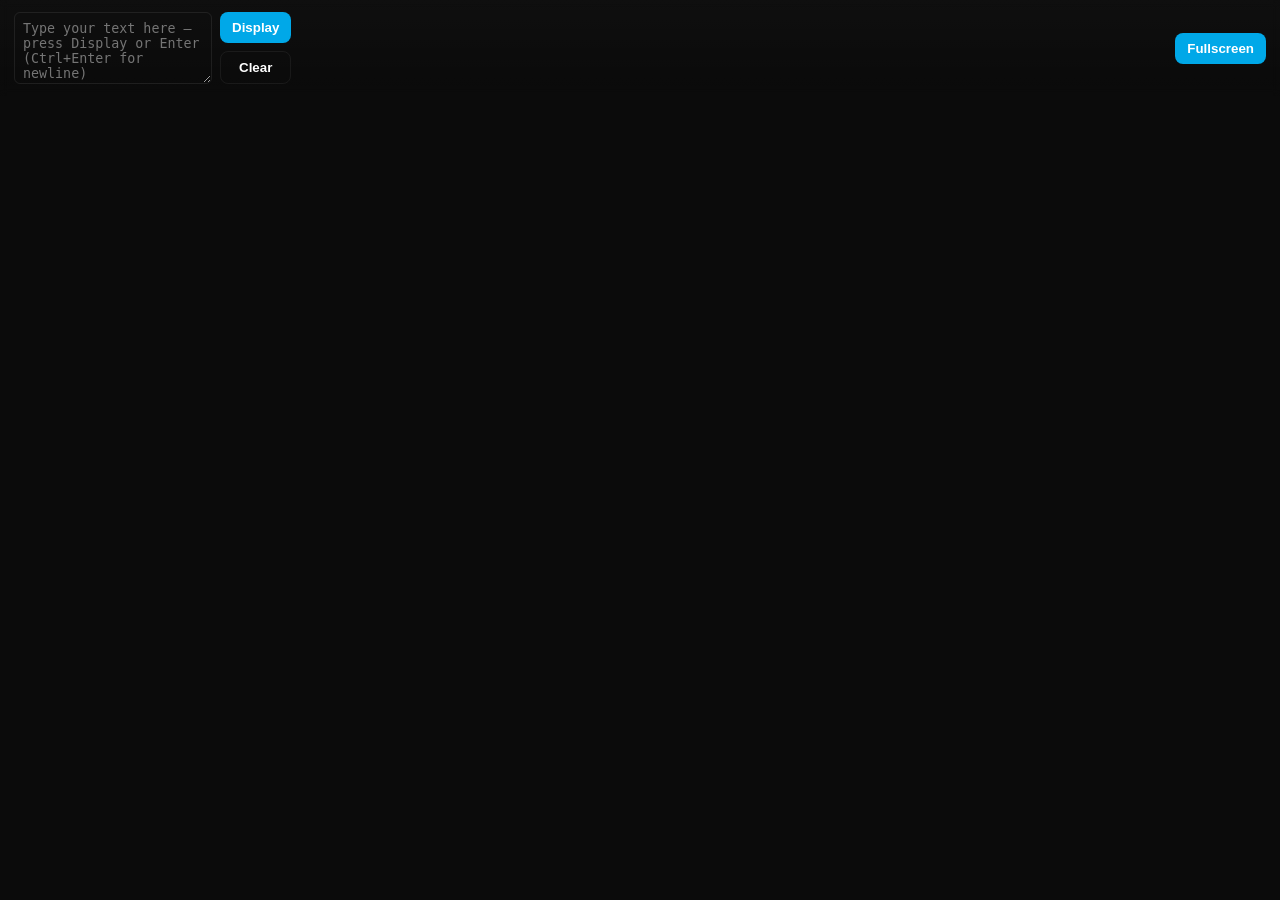
<file: max-screen-text-display.html>
<!doctype html>
<html lang="en">
<head>
  <meta charset="utf-8" />
  <meta name="viewport" content="width=device-width,initial-scale=1" />
  <title>Big Text — Fit to Screen</title>
  <style>
    :root{--bg:#0b0b0b;--ui:#111827;--text:#ffffff;--accent:#00a8e8}
    html,body{height:100%;margin:0;background:var(--bg);color:var(--text);font-family:Inter, system-ui, -apple-system, "Segoe UI", Roboto, "Helvetica Neue", Arial}
    .toolbar{position:fixed;left:0;right:0;top:0;background:linear-gradient(180deg, rgba(255,255,255,0.02), transparent);backdrop-filter:blur(4px);padding:12px 14px;display:flex;gap:8px;align-items:center;z-index:40}
    .toolbar .controls{display:flex;gap:8px;flex:1}
    input[type=text], textarea{background:transparent;border:1px solid rgba(255,255,255,0.08);color:var(--text);padding:8px;border-radius:6px;min-width:180px}
    textarea{min-height:48px;resize:vertical}
    button{background:var(--accent);border:none;color:#fff;padding:8px 12px;border-radius:8px;cursor:pointer;font-weight:600}
    button.ghost{background:transparent;border:1px solid rgba(255,255,255,0.06)}
    .stage{position:fixed;inset:0;display:flex;align-items:center;justify-content:center;padding:24px;box-sizing:border-box}
    .fit-text{width:100%;height:100%;display:flex;align-items:center;justify-content:center;text-align:center;line-height:1;word-break:break-word;white-space:pre-wrap;overflow:hidden}
    .hidden{display:none}
    .note{color:rgba(255,255,255,0.55);font-size:13px}
    .small{font-size:13px}
    .toolbar .right{display:flex;gap:8px;align-items:center}
    .example{color:rgba(255,255,255,0.6);font-size:13px;margin-left:6px}
    @media (max-width:600px){.toolbar{flex-direction:column;align-items:stretch;padding:10px}.toolbar .controls{flex-direction:column}.example{margin-left:0}}
  </style>
</head>
<body>
  <div class="toolbar" id="toolbar">
    <div class="controls">
      <textarea id="inputText" placeholder="Type your text here — press Display or Enter (Ctrl+Enter for newline)" aria-label="Text to display"></textarea>
      <div style="display:flex;flex-direction:column;gap:8px;justify-content:center">
        <button id="displayBtn">Display</button>
        <button id="clearBtn" class="ghost">Clear</button>
      </div>
    </div>
    <div class="right">
      <div class="example small"></div>
      <button id="fsBtn">Fullscreen</button>
    </div>
  </div>

  <main class="stage" id="stage">
    <div id="textContainer" class="fit-text" role="region" aria-live="polite"></div>
  </main>

  <script>
    // Elements
    const input = document.getElementById('inputText');
    const displayBtn = document.getElementById('displayBtn');
    const clearBtn = document.getElementById('clearBtn');
    const fsBtn = document.getElementById('fsBtn');
    const toolbar = document.getElementById('toolbar');
    const stage = document.getElementById('stage');
    const textContainer = document.getElementById('textContainer');

    // State
    let showing = false;

    // Display the text and fit it
    function showText() {
      const txt = input.value.trim() || '';
      textContainer.textContent = txt || '\u00A0'; // keep element present even if empty
      fitTextToContainer(textContainer, stage);
      hideToolbar();
      showing = true;
    }

    // Hide text and show toolbar
    function hideText() {
      showing = false;
      showToolbar();
    }

    function hideToolbar(){
      toolbar.classList.add('hidden');
    }
    function showToolbar(){
      toolbar.classList.remove('hidden');
      // refit after a tick so measurements are accurate
      requestAnimationFrame(()=>fitTextToContainer(textContainer, stage));
    }

    // Fit text to container using binary search on font-size (px)
    function fitTextToContainer(el, container) {
      if (!el) return;
      // ensure the element fills container for measurement
      el.style.fontSize = '10px';
      el.style.padding = '0';
      // compute available space
      const pad = 48; // a small safety padding
      const maxW = container.clientWidth - pad;
      const maxH = container.clientHeight - pad;

      // binary search
      let low = 2; let high = 4000; let best = low;
      for (let i=0;i<24;i++){
        const mid = Math.floor((low+high)/2);
        el.style.fontSize = mid + 'px';
        // force reflow
        const overW = el.scrollWidth > maxW + 0.5;
        const overH = el.scrollHeight > maxH + 0.5;
        if (overW || overH) {
          high = mid - 1;
        } else {
          best = mid;
          low = mid + 1;
        }
      }
      el.style.fontSize = Math.max(2, best) + 'px';

      // vertically center multiline content precisely
      // If text is single line center horizontally is enough; for multi-line we keep center with flexbox.
      // Small tweak: if the text contains newlines, reduce font slightly to ensure no unexpected overflow.
      if (el.textContent.includes('\n')){
        // ensure still fits
        while ((el.scrollHeight > maxH || el.scrollWidth > maxW) && parseInt(el.style.fontSize) > 2){
          el.style.fontSize = (parseInt(el.style.fontSize) - 1) + 'px';
        }
      }
    }

    // Fullscreen helpers
    async function enterFullscreen(){
      try{
        await stage.requestFullscreen();
      }catch(e){
        console.warn('Fullscreen request failed', e);
      }
    }
    async function exitFullscreen(){
      if (document.fullscreenElement) await document.exitFullscreen();
    }

    // Event listeners
    displayBtn.addEventListener('click', ()=>{
      showText();
    });
    clearBtn.addEventListener('click', ()=>{ input.value = ''; input.focus(); });
    fsBtn.addEventListener('click', async ()=>{
      if (document.fullscreenElement) {
        await exitFullscreen();
      } else {
        // if we're not already showing the text, show first
        if (!showing) showText();
        await enterFullscreen();
      }
    });

    // Fit on resize or fullscreen changes
    window.addEventListener('resize', ()=>{
      if (showing) fitTextToContainer(textContainer, stage);
    });
    document.addEventListener('fullscreenchange', ()=>{
      // refit text when entering/exiting fullscreen
      fitTextToContainer(textContainer, stage);
    });

    // Keyboard behavior
    document.addEventListener('keydown', async (e)=>{
      // Ctrl+Enter inserts newline in textarea (default), Enter alone triggers display when textarea focused
      if (e.key === 'Enter' && document.activeElement === input && !e.ctrlKey && !e.shiftKey) {
        e.preventDefault();
        showText();
      }

      // ESC: if fullscreen -> exit fullscreen; else if showing -> return to editor
      if (e.key === 'Escape'){
        if (document.fullscreenElement) {
          await exitFullscreen();
        } else if (showing) {
          hideText();
        }
      }

      // Spacebar when not focused on input: toggle display
      if (e.code === 'Space' && document.activeElement !== input) {
        e.preventDefault();
        if (showing) hideText(); else showText();
      }
    });

    // Click on stage (outside toolbar) toggles the editor when showing
    stage.addEventListener('click', (e)=>{
      // ignore clicks on toolbar when visible
      if (!toolbar.classList.contains('hidden')) return;
      // toggle back to editor on click
      hideText();
    });

    // Initial fit when page loads
    window.addEventListener('load', ()=>{
      fitTextToContainer(textContainer, stage);
    });
  </script>
</body>
</html>
</file>
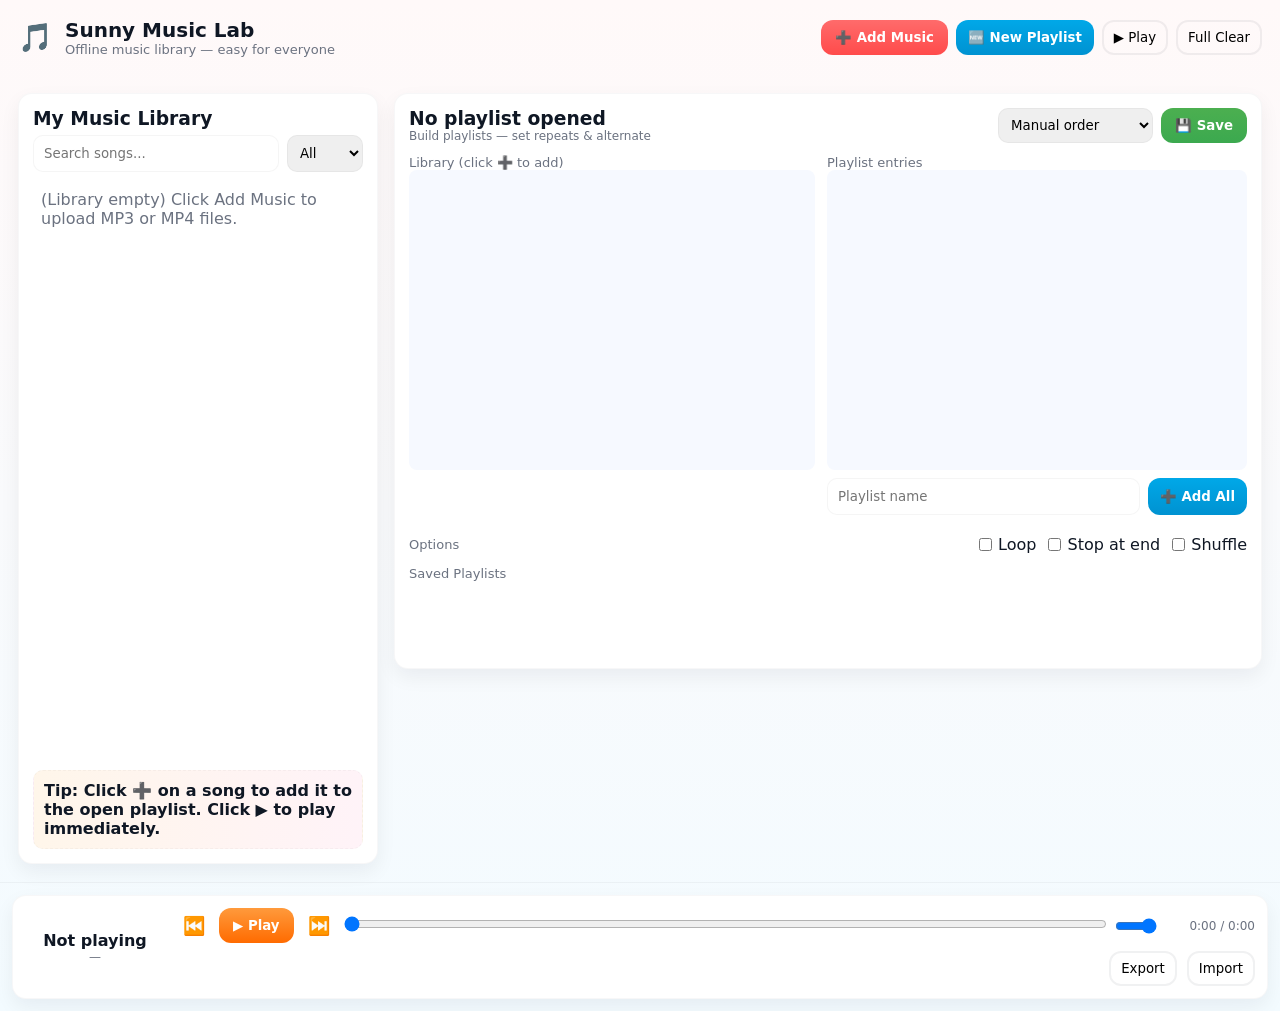
<file: offline-music-player.html>
<!doctype html> 
<html lang="en">
<head>
  <meta charset="utf-8" />
  <meta name="viewport" content="width=device-width,initial-scale=1" />
  <title>Sunny Music Lab — Full Patch</title>
  <style>
    :root{
      --bg:#FFFDF8; --card:#FFFFFF; --muted:#6b7280; --accent:#FF6B6B; --accent2:#00A8E8; --panel:#F6F9FF;
      --shadow: 0 8px 20px rgba(15,23,42,0.06);
      --radius:14px;
    }
    *{box-sizing:border-box;font-family:Inter, system-ui, -apple-system, 'Segoe UI', Roboto, Arial;margin:0;padding:0}
    body{min-height:100vh; display:flex; flex-direction:column; background:linear-gradient(180deg,#FFF9F9,#F3FBFF); color:#0f1724}
    header{display:flex; align-items:center; gap:12px; padding:18px}
    h1{font-size:20px}
    .tag{color:var(--muted); font-size:13px}
    .controls{margin-left:auto; display:flex; gap:8px; align-items:center}
    .big-btn{background:linear-gradient(180deg,var(--accent),#FF4B4B); border:none; color:white; padding:10px 14px; border-radius:12px; cursor:pointer; font-weight:700}
    .alt-btn{background:linear-gradient(180deg,var(--accent2),#0092D1); border:none; color:white; padding:10px 12px; border-radius:12px; cursor:pointer; font-weight:700}
    .ghost{background:transparent; border:2px solid rgba(15,23,42,0.06); padding:8px 10px; border-radius:12px; cursor:pointer}
    main{display:grid; grid-template-columns:360px 1fr; gap:16px; padding:18px}
    .panel{background:var(--card); border-radius:var(--radius); padding:14px; box-shadow:var(--shadow); border:1px solid rgba(15,23,42,0.03)}
    #library{height:64vh; overflow:auto; padding:8px}
    .song{display:flex; gap:12px; align-items:center; padding:10px; border-radius:12px; margin-bottom:10px; background:#FFFFFF; border:1px solid rgba(0,0,0,0.03)}
    .meta{flex:1}
    .name{font-weight:800; font-size:15px}
    small{color:var(--muted)}
    .action-btn{background:transparent; border:none; font-size:18px; cursor:pointer; padding:6px; border-radius:8px}
    .action-btn:hover{background:rgba(0,0,0,0.04)}
    #playlist-editor{display:flex; flex-direction:column; gap:12px; height:64vh}
    .playlist-list{flex:1; overflow:auto; padding:8px; border-radius:8px; background:var(--panel)}
    .pl-entry{display:flex; gap:8px; align-items:center; padding:10px; border-radius:10px; margin-bottom:8px; background:#fff; border:1px solid rgba(0,0,0,0.02)}
    .pl-entry .title{flex:1; font-weight:700}
    footer{margin-top:auto; padding:12px; border-top:1px solid rgba(0,0,0,0.04)}
    .player{display:flex; gap:12px; align-items:center}
    .seek{flex:1}
    input[type=range]{width:100%}
    .muted{color:var(--muted)}
    .tiny{font-size:12px}
    @media(max-width:900px){ main{grid-template-columns:1fr; padding:12px} header{flex-wrap:wrap} footer{flex-direction:column; align-items:stretch} }
    #status{margin-top:10px; padding:8px; border-radius:8px; display:none}
    .small{font-size:13px}
  </style>
</head>
<body>
  <header>
    <div style="display:flex;align-items:center;gap:12px">
      <div style="font-size:28px">🎵</div>
      <div>
        <h1>Sunny Music Lab</h1>
        <div class="tag">Offline music library — easy for everyone</div>
      </div>
    </div>

    <div class="controls">
      <button id="add-music-btn" class="big-btn" title="Add local MP3/MP4 files">➕ Add Music</button>
      <!-- Hidden input used for selecting files; we show it temporarily if programmatic click fails -->
      <input id="file-input" type="file" accept="audio/*,video/*" multiple style="display:none">
      <button id="new-playlist" class="alt-btn">🆕 New Playlist</button>
      <button id="play-playlist" class="ghost">▶ Play</button>
      <!-- Full Clear button added -->
      <button id="full-clear" class="ghost" title="Clear all songs and playlists">Full Clear</button>
    </div>
  </header>

  <main>
    <section class="panel">
      <h3 style="margin-bottom:6px">My Music Library</h3>
      <div style="display:flex; gap:8px; margin-bottom:10px">
        <input id="search" placeholder="Search songs..." style="flex:1; padding:10px; border-radius:10px; border:1px solid rgba(0,0,0,0.04)">
        <select id="filter-type" style="padding:8px; border-radius:10px; border:1px solid rgba(0,0,0,0.04)">
          <option value="all">All</option>
          <option value="audio">Audio</option>
          <option value="video">Video</option>
        </select>
      </div>

      <div id="library"></div>
      <div id="status"></div>
      <div style="margin-top:12px; padding:10px; border-radius:10px; background:linear-gradient(90deg,#FFF6EA,#FFF3F8); border:1px dashed rgba(0,0,0,0.03); font-weight:700">
        Tip: Click ➕ on a song to add it to the open playlist. Click ▶ to play immediately.
      </div>
    </section>

    <section class="panel" id="playlist-editor">
      <div style="display:flex; justify-content:space-between; align-items:center">
        <div>
          <h3 id="playlist-title">No playlist opened</h3>
          <div class="muted tiny">Build playlists — set repeats & alternate</div>
        </div>
        <div style="display:flex; gap:8px; align-items:center">
          <select id="playlist-mode" style="padding:8px; border-radius:10px; border:1px solid rgba(0,0,0,0.04)">
            <option value="manual">Manual order</option>
            <option value="alternating">Alternating</option>
            <option value="sequence">Sequence builder</option>
          </select>
          <button id="save-playlist" class="big-btn" style="background:linear-gradient(180deg,#4CAF50,#3BA94F)">💾 Save</button>
        </div>
      </div>

      <div style="display:flex; gap:12px">
        <div style="flex:1">
          <div class="muted small">Library (click ➕ to add)</div>
          <div id="quick-library" class="playlist-list" style="height:300px"></div>
        </div>

        <div style="width:420px">
          <div class="muted small">Playlist entries</div>
          <div id="playlist-entries" class="playlist-list" style="height:300px"></div>

          <div style="display:flex; gap:8px; margin-top:8px">
            <input id="playlist-name" placeholder="Playlist name" style="flex:1; padding:10px; border-radius:10px; border:1px solid rgba(0,0,0,0.04)">
            <button id="add-all-to-playlist" class="alt-btn">➕ Add All</button>
          </div>
        </div>
      </div>

      <div style="display:flex; justify-content:space-between; align-items:center; margin-top:8px">
        <div class="small muted">Options</div>
        <div style="display:flex; gap:12px; align-items:center">
          <label style="display:flex; gap:6px; align-items:center"><input id="loop-playlist" type="checkbox"> Loop</label>
          <label style="display:flex; gap:6px; align-items:center"><input id="stop-at-end" type="checkbox"> Stop at end</label>
          <label style="display:flex; gap:6px; align-items:center"><input id="shuffle-playlist" type="checkbox"> Shuffle</label>
        </div>
      </div>

      <div class="muted small">Saved Playlists</div>
      <div id="saved-playlists" style="display:flex; flex-wrap:wrap; gap:8px; margin-top:6px"></div>
    </section>
  </main>

  <footer>
    <div class="player panel" style="align-items:center; display:flex; gap:12px; padding:12px;">
      <div style="width:140px; text-align:center">
        <div id="now-playing-title" style="font-weight:800">Not playing</div>
        <div id="now-playing-sub" class="muted tiny">—</div>
      </div>

      <div style="flex:1; display:flex; flex-direction:column; gap:8px;">
        <div style="display:flex; gap:8px; align-items:center;">
          <button id="prev-btn" class="action-btn">⏮️</button>
          <button id="play-btn" class="big-btn" style="background:linear-gradient(180deg,#FF9A3C,#FF6B00)">▶ Play</button>
          <button id="next-btn" class="action-btn">⏭️</button>

          <div class="seek" style="flex:1;">
            <input id="seek" type="range" min="0" max="100" value="0">
          </div>

          <div style="width:140px; display:flex; gap:8px; align-items:center;">
            <input id="volume" type="range" min="0" max="1" step="0.01" value="1">
            <div id="time" class="tiny muted" style="min-width:90px; text-align:right">0:00 / 0:00</div>
          </div>
        </div>

        <div style="display:flex; gap:10px; justify-content:flex-end;">
          <button id="export-playlists" class="ghost">Export</button>
          <button id="import-playlist" class="ghost">Import</button>
        </div>
      </div>
    </div>
  </footer>

  <!-- Hidden audio element used for playback and metadata extraction -->
  <div style="display:none"><audio id="media-element" controls></audio></div>

  <script>
  (function(){
    /* ---------- IndexedDB helpers ---------- */
    const DB_NAME = 'sunny-music-lab-v1';
    const STORE = 'songs';

    function openDB(){
      return new Promise((resolve, reject) => {
        const req = indexedDB.open(DB_NAME, 1);
        req.onupgradeneeded = e => {
          const db = e.target.result;
          if(!db.objectStoreNames.contains(STORE)){
            const s = db.createObjectStore(STORE, {keyPath:'id'});
            s.createIndex('name','name',{unique:false});
          }
        };
        req.onsuccess = e => resolve(e.target.result);
        req.onerror = e => reject(e.target.error || e);
      });
    }

    async function addSongToDB(song){
      try{
        const db = await openDB();
        return new Promise((resolve, reject) => {
          const tx = db.transaction(STORE, 'readwrite');
          const store = tx.objectStore(STORE);
          const req = store.put(song);
          req.onsuccess = () => resolve(song.id);
          req.onerror = (e) => reject(e.target.error || e);
        });
      }catch(err){ throw err; }
    }

    async function getAllSongsFromDB(){
      const db = await openDB();
      return new Promise((resolve, reject) => {
        const tx = db.transaction(STORE, 'readonly');
        const store = tx.objectStore(STORE);
        const req = store.getAll();
        req.onsuccess = () => resolve(req.result || []);
        req.onerror = e => reject(e.target.error || e);
      });
    }

    async function getSongById(id){
      const db = await openDB();
      return new Promise((resolve, reject) => {
        const tx = db.transaction(STORE, 'readonly');
        const store = tx.objectStore(STORE);
        const req = store.get(id);
        req.onsuccess = () => resolve(req.result);
        req.onerror = e => reject(e.target.error || e);
      });
    }

    async function deleteSongById(id){
      const db = await openDB();
      return new Promise((resolve, reject) => {
        const tx = db.transaction(STORE, 'readwrite');
        const store = tx.objectStore(STORE);
        const req = store.delete(id);
        req.onsuccess = () => resolve();
        req.onerror = e => reject(e.target.error || e);
      });
    }

    /* ---------- DOM elements ---------- */
    const addMusicBtn = document.getElementById('add-music-btn');
    const fileInput = document.getElementById('file-input');
    const libraryEl = document.getElementById('library');
    const quickLibrary = document.getElementById('quick-library');
    const playlistEntriesEl = document.getElementById('playlist-entries');
    const playlistMode = document.getElementById('playlist-mode');
    const playBtn = document.getElementById('play-btn');
    const prevBtn = document.getElementById('prev-btn');
    const nextBtn = document.getElementById('next-btn');
    const mediaEl = document.getElementById('media-element');
    const seekEl = document.getElementById('seek');
    const volumeEl = document.getElementById('volume');
    const nowTitle = document.getElementById('now-playing-title');
    const nowSub = document.getElementById('now-playing-sub');
    const timeDisplay = document.getElementById('time');
    const newPlaylistBtn = document.getElementById('new-playlist');
    const playlistNameInput = document.getElementById('playlist-name');
    const savePlaylistBtn = document.getElementById('save-playlist');
    const playPlaylistBtn = document.getElementById('play-playlist');
    const savedPlaylistsEl = document.getElementById('saved-playlists');
    const addAllBtn = document.getElementById('add-all-to-playlist');
    const loopCheckbox = document.getElementById('loop-playlist');
    const stopAtEndCheckbox = document.getElementById('stop-at-end');
    const shuffleCheckbox = document.getElementById('shuffle-playlist');
    const searchInput = document.getElementById('search');
    const filterType = document.getElementById('filter-type');
    const importBtn = document.getElementById('import-playlist');
    const exportBtn = document.getElementById('export-playlists');
    const statusEl = document.getElementById('status');
    const fullClearBtn = document.getElementById('full-clear');

    /* ---------- state ---------- */
    let songs = [];
    let playlists = {};
    let currentPlaylist = null;
    let playQueue = [];
    let queueIndex = 0;
    let isPlaying = false;

    /* ---------- helpers ---------- */
    function fmt(t){ if(!t || isNaN(t) || t===Infinity) return '0:00'; t = Math.floor(t); const m = Math.floor(t/60); const s = (t%60).toString().padStart(2,'0'); return m+':'+s; }
    function showStatus(msg, isError){
      statusEl.style.display = 'block';
      statusEl.textContent = msg;
      statusEl.style.color = isError ? '#9b1c1c' : '#0b5';
      clearTimeout(statusEl._hideTimer);
      statusEl._hideTimer = setTimeout(()=>{ statusEl.style.display='none'; }, 4000);
    }

    /* ---------- global error handlers (debug) ---------- */
    window.addEventListener('error', e => {
      console.error('Global error:', e);
      try { showStatus('Error: ' + (e.message || 'see console'), true); } catch {}
    });
    window.addEventListener('unhandledrejection', e => {
      console.error('Unhandled rejection:', e.reason);
      try { showStatus('Unexpected error (see console)', true); } catch {}
    });

    /* ---------- playlists (localStorage) ---------- */
    function loadPlaylists(){
      try{
        const raw = localStorage.getItem('sunny_playlists_v1');
        playlists = raw ? JSON.parse(raw) : {};
      }catch(e){ playlists = {}; }
      renderSavedPlaylists();
    }
    function savePlaylists(){
      localStorage.setItem('sunny_playlists_v1', JSON.stringify(playlists));
      renderSavedPlaylists();
    }
    function renderSavedPlaylists(){
      savedPlaylistsEl.innerHTML = '';
      for(const name in playlists){
        const btn = document.createElement('button');
        btn.className = 'ghost';
        btn.textContent = name;
        btn.onclick = ()=> openPlaylist(name);
        savedPlaylistsEl.appendChild(btn);
      }
    }
    function openPlaylist(name){
      const p = playlists[name];
      if(!p) return;
      currentPlaylist = JSON.parse(JSON.stringify(p));
      playlistNameInput.value = name;
      document.getElementById('playlist-title').textContent = name;
      playlistMode.value = p.mode || 'manual';
      renderPlaylistEntries();
    }

    /* ---------- library UI ---------- */
    async function renderLibrary(){
      libraryEl.innerHTML = '';
      quickLibrary.innerHTML = '';
      const filter = filterType.value;
      const q = (searchInput.value||'').trim().toLowerCase();
      if(songs.length===0){
        const empty = document.createElement('div');
        empty.textContent = '(Library empty) Click Add Music to upload MP3 or MP4 files.';
        empty.style.color = 'var(--muted)';
        libraryEl.appendChild(empty);
        return;
      }
      for(const s of songs){
        if(filter==='audio' && !s.type.startsWith('audio')) continue;
        if(filter==='video' && !s.type.startsWith('video')) continue;
        if(q && !s.name.toLowerCase().includes(q)) continue;

        const div = document.createElement('div'); div.className='song';
        const meta = document.createElement('div'); meta.className='meta';
        const name = document.createElement('div'); name.className='name'; name.textContent = s.name;
        const small = document.createElement('small'); small.textContent = fmt(s.duration)+' • '+(s.type? s.type.split('/')[0] : 'file');
        meta.appendChild(name); meta.appendChild(small);

        const play = document.createElement('button'); play.className='action-btn'; play.textContent='▶'; play.title='Play now';
        play.onclick = ()=> playNow(s.id);

        const add = document.createElement('button'); add.className='action-btn'; add.textContent='➕'; add.title='Add to playlist';
        add.onclick = ()=> { addToCurrentPlaylist(s.id); };

        const del = document.createElement('button'); del.className='action-btn'; del.textContent='🗑'; del.title='Delete';
        del.onclick = async ()=>{ if(confirm('Delete "'+s.name+'" from library?')){ await deleteSongById(s.id); await loadSongs(); showStatus('Deleted: '+s.name); } };

        div.appendChild(meta); div.appendChild(play); div.appendChild(add); div.appendChild(del);
        libraryEl.appendChild(div);

        // Clone node for quick-library and rebind handlers explicitly (cloneNode doesn't copy JS handlers)
        const qb = div.cloneNode(true);
        const buttons = qb.querySelectorAll('button');
        if(buttons && buttons.length >= 1){
          if(buttons[0]) buttons[0].onclick = ()=> playNow(s.id);                 // play
          if(buttons[1]) buttons[1].onclick = ()=> addToCurrentPlaylist(s.id);     // add
          if(buttons[2]) buttons[2].onclick = async ()=>{                          // delete
            if(confirm('Delete \"'+s.name+'\" from library?')){ await deleteSongById(s.id); await loadSongs(); showStatus('Deleted: '+s.name); }
          };
        }
        quickLibrary.appendChild(qb);
      }
    }

    function addToCurrentPlaylist(id){
      if(!currentPlaylist) newPlaylistBtn.click();
      currentPlaylist.entries.push({id, repeat:1});
      renderPlaylistEntries();
      showStatus('Added to playlist');
    }

    function renderPlaylistEntries(){
      playlistEntriesEl.innerHTML = '';
      if(!currentPlaylist) return;
      currentPlaylist.entries.forEach((e,i)=>{
        const song = songs.find(s=>s.id===e.id) || {name:'(missing)'};
        const div = document.createElement('div'); div.className='pl-entry';
        const title = document.createElement('div'); title.className='title'; title.textContent = song.name;
        const small = document.createElement('div'); small.className='muted tiny'; small.textContent = song.duration?fmt(song.duration):'--';
        title.appendChild(small);

        const repeat = document.createElement('input'); repeat.type='number'; repeat.min=1; repeat.value=e.repeat; repeat.style.width='80px';
        repeat.onchange = ()=> { e.repeat = Math.max(1, parseInt(repeat.value) || 1); };

        const up = document.createElement('button'); up.className='action-btn'; up.textContent='↑'; up.onclick = ()=>{ if(i>0){ const a = currentPlaylist.entries.splice(i,1)[0]; currentPlaylist.entries.splice(i-1,0,a); renderPlaylistEntries(); } };
        const down = document.createElement('button'); down.className='action-btn'; down.textContent='↓'; down.onclick = ()=>{ if(i<currentPlaylist.entries.length-1){ const a = currentPlaylist.entries.splice(i,1)[0]; currentPlaylist.entries.splice(i+1,0,a); renderPlaylistEntries(); } };
        const dup = document.createElement('button'); dup.className='action-btn'; dup.textContent='⎘'; dup.onclick = ()=>{ currentPlaylist.entries.splice(i+1,0,JSON.parse(JSON.stringify(e))); renderPlaylistEntries(); };
        const rem = document.createElement('button'); rem.className='action-btn'; rem.textContent='✖'; rem.onclick = ()=>{ currentPlaylist.entries.splice(i,1); renderPlaylistEntries(); };

        div.appendChild(title); div.appendChild(repeat); div.appendChild(up); div.appendChild(down); div.appendChild(dup); div.appendChild(rem);
        playlistEntriesEl.appendChild(div);
      });
    }

    function expandPlaylist(pl){
      if(!pl) return [];
      const mode = pl.mode || 'manual';
      if(mode === 'manual' || mode === 'sequence'){
        const arr = [];
        for(const e of pl.entries){ for(let i=0;i<Math.max(1,e.repeat); i++) arr.push({id: e.id}); }
        return arr;
      } else if(mode === 'alternating'){
        const ids = pl.entries.map(e=>e.id);
        const counts = pl.entries.map(e=>Math.max(1,e.repeat));
        const arr = [];
        const rem = counts.slice();
        while(rem.some(r=>r>0)){
          for(let i=0;i<ids.length;i++){
            if(rem[i] > 0){ arr.push({id: ids[i]}); rem[i]--; }
          }
        }
        return arr;
      }
      return [];
    }

    async function buildQueueFromCurrent(){
      if(!currentPlaylist) return [];
      let q = expandPlaylist(currentPlaylist);
      if(shuffleCheckbox.checked){
        for(let i=q.length-1;i>0;i--){ const j=Math.floor(Math.random()*(i+1)); [q[i], q[j]]=[q[j], q[i]]; }
      }
      return q;
    }

    /* ---------- Playback ---------- */
    async function playNow(id){
      try{
        const rec = await getSongById(id);
        if(!rec){ showStatus('File not found', true); console.error('playNow: record missing', id); return; }
        if(!rec.blob){ showStatus('File data missing for '+rec.name, true); console.error('playNow: blob missing for', rec); return; }
        const url = URL.createObjectURL(rec.blob);
        // Attach handlers before setting src to avoid race
        mediaEl.onloadedmetadata = ()=> {
          nowTitle.textContent = rec.name;
          nowSub.textContent = fmt(mediaEl.duration);
          // attempt to play and catch promise rejection (autoplay policies)
          mediaEl.play().then(()=> {
            isPlaying = true; playBtn.textContent = '⏸ Pause';
            showStatus('Playing: '+rec.name);
          }).catch(err => {
            console.error('mediaEl.play() blocked or failed', err);
            showStatus('Playback blocked — click play button', true);
          });
        };
        mediaEl.onended = ()=> { try{ URL.revokeObjectURL(url); }catch(e){} };
        mediaEl.src = url;
        try { mediaEl.load(); } catch(e){ /* ignore */ }
      }catch(err){ console.error('playNow error', err); showStatus('Cannot play file', true); }
    }

    async function playPlaylist(){
      if(!currentPlaylist) { showStatus('Open or create a playlist first', true); return; }
      playQueue = await buildQueueFromCurrent();
      if(playQueue.length===0){ showStatus('Playlist empty', true); return; }
      queueIndex = 0; playQueueItemAt(queueIndex);
    }

    async function playQueueItemAt(i){
      if(i<0 || i>=playQueue.length){
        if(loopCheckbox.checked){ queueIndex = 0; playQueueItemAt(queueIndex); }
        else {
          if(stopAtEndCheckbox.checked){ mediaEl.pause(); isPlaying=false; playBtn.textContent='▶ Play'; nowTitle.textContent='Not playing'; nowSub.textContent='—'; }
        }
        return;
      }
      const rec = await getSongById(playQueue[i].id);
      if(!rec){ queueIndex++; playQueueItemAt(queueIndex); return; }
      const url = URL.createObjectURL(rec.blob);
      mediaEl.onloadedmetadata = ()=>{
        nowTitle.textContent = rec.name;
        nowSub.textContent = fmt(mediaEl.duration) + ' • ' + (i+1) + ' / ' + playQueue.length;
        mediaEl.play().then(()=>{ isPlaying = true; playBtn.textContent = '⏸ Pause'; showStatus('Playing: '+rec.name); }).catch(err=>{
          console.error('playQueueItemAt play() err',err);
          showStatus('Playback blocked — click play', true);
        });
      };
      mediaEl.onended = ()=>{
        try{ URL.revokeObjectURL(url); }catch(e){}
        queueIndex++; playQueueItemAt(queueIndex);
      };
      mediaEl.src = url;
      try { mediaEl.load(); } catch(e){}
    }

    playBtn.onclick = ()=>{
      if(isPlaying){ mediaEl.pause(); isPlaying=false; playBtn.textContent='▶ Play'; }
      else { if(mediaEl.src){ mediaEl.play().then(()=>{ isPlaying=true; playBtn.textContent='⏸ Pause'; }).catch(err=>{ console.error('playBtn play() err', err); showStatus('Playback blocked — try clicking the small ▶ on the file', true); }); } else { if(currentPlaylist) playPlaylist(); } }
    };
    prevBtn.onclick = ()=>{ if(queueIndex>0){ queueIndex = Math.max(0, queueIndex-1); playQueueItemAt(queueIndex); } };
    nextBtn.onclick = ()=>{ if(queueIndex<playQueue.length-1){ queueIndex++; playQueueItemAt(queueIndex); } };

    mediaEl.ontimeupdate = ()=>{
      if(mediaEl.duration && !isNaN(mediaEl.duration)){
        const pct = mediaEl.currentTime / mediaEl.duration * 100;
        seekEl.value = pct;
        timeDisplay.textContent = fmt(mediaEl.currentTime) + ' / ' + fmt(mediaEl.duration);
      }
    };
    seekEl.oninput = ()=>{ if(mediaEl.duration) mediaEl.currentTime = seekEl.value/100 * mediaEl.duration; };
    volumeEl.oninput = ()=>{ mediaEl.volume = parseFloat(volumeEl.value); };

    /* ---------- File upload handling ---------- */
    // robust click: try programmatic click, else show visible input briefly
    addMusicBtn.addEventListener('click', ()=>{
      try {
        fileInput.click();
      } catch (err) {
        console.warn('Programmatic click failed, showing input fallback', err);
        fileInput.style.display = 'inline-block';
        fileInput.focus();
        setTimeout(()=>{ fileInput.style.display = 'none'; }, 7000);
      }
    });

    fileInput.addEventListener('change', async ()=>{
      const files = Array.from(fileInput.files || []);
      if(files.length === 0) return;
      try {
        for(const f of files){
          const id = Date.now().toString(36) + Math.random().toString(36).slice(2,8);
          // Use slice to get a blob (preserves type)
          const blob = f.slice(0, f.size, f.type);
          const dur = await getDurationOfBlob(blob, f.type);
          const rec = { id, name: f.name, type: f.type || 'audio', duration: dur, blob };
          try {
            await addSongToDB(rec);
            console.log('Saved', f.name);
          } catch (err){
            console.error('Failed to save', f.name, err);
            showStatus('Failed to save "'+f.name+'" — storage may be full or blocked.', true);
          }
        }
        await loadSongs();
        showStatus('Added '+files.length+' file(s)');
      } catch (err){
        console.error('file add error', err);
        showStatus('Error adding files', true);
      } finally {
        fileInput.value = '';
      }
    });

    function getDurationOfBlob(blob, type){
      return new Promise((resolve)=>{
        const el = document.createElement(type && type.startsWith('video') ? 'video' : 'audio');
        el.preload = 'metadata';
        el.src = URL.createObjectURL(blob);
        el.onloadedmetadata = ()=>{ const d = el.duration; URL.revokeObjectURL(el.src); resolve(isFinite(d)?d:0); };
        el.onerror = ()=>{ URL.revokeObjectURL(el.src); resolve(0); };
      });
    }

    /* ---------- Load songs from DB ---------- */
    async function loadSongs(){
      try{
        const recs = await getAllSongsFromDB();
        songs = recs.map(r => ({ id: r.id, name: r.name, type: r.type, duration: r.duration }));
        await renderLibrary();
        renderPlaylistEntries();
      }catch(err){
        console.error('loadSongs error', err);
        showStatus('Error loading library', true);
      }
    }

    /* ---------- Playlists actions ---------- */
    addAllBtn.onclick = ()=>{ if(!currentPlaylist) newPlaylistBtn.click(); currentPlaylist.entries = songs.map(s => ({id: s.id, repeat: 1})); renderPlaylistEntries(); };
    newPlaylistBtn.onclick = ()=>{ currentPlaylist = {name: 'New Playlist', mode:'manual', entries:[]}; playlistNameInput.value = 'New Playlist'; document.getElementById('playlist-title').textContent = 'New Playlist'; playlistMode.value = 'manual'; renderPlaylistEntries(); };
    savePlaylistBtn.onclick = ()=>{ if(!currentPlaylist) return showStatus('No playlist open', true); const name = (playlistNameInput.value||'').trim(); if(!name) return showStatus('Please give the playlist a name', true); currentPlaylist.name = name; currentPlaylist.mode = playlistMode.value; playlists[name] = JSON.parse(JSON.stringify(currentPlaylist)); savePlaylists(); showStatus('Saved playlist: '+name); };
    exportBtn.onclick = ()=>{ const data = {playlists, songs: songs.map(s=>({id:s.id,name:s.name,type:s.type,duration:s.duration}))}; const blob = new Blob([JSON.stringify(data,null,2)], {type:'application/json'}); const url = URL.createObjectURL(blob); const a = document.createElement('a'); a.href = url; a.download = 'sunny_export.json'; a.click(); URL.revokeObjectURL(url); };
    importBtn.onclick = ()=>{ const f = document.createElement('input'); f.type = 'file'; f.accept = 'application/json'; f.onchange = async ()=>{ const file = f.files[0]; if(!file) return; const text = await file.text(); try{ const data = JSON.parse(text); if(data.playlists){ playlists = data.playlists; savePlaylists(); showStatus('Imported playlists'); } else showStatus('No playlists in file', true); } catch(e){ showStatus('Invalid file', true); } }; f.click(); };

    playPlaylistBtn.onclick = ()=> playPlaylist();

    /* ---------- search/filter and quick actions ---------- */
    searchInput.oninput = ()=> renderLibrary();
    filterType.onchange = ()=> renderLibrary();

    /* ---------- quick save editor on close ---------- */
    window.addEventListener('beforeunload', ()=>{
      try{ if(currentPlaylist && playlistNameInput.value) localStorage.setItem('sunny_current_playlist', JSON.stringify(currentPlaylist)); }catch(e){}
    });

    /* ---------- restore temp editor if present ---------- */
    try{
      const tmp = localStorage.getItem('sunny_current_playlist');
      if(tmp){ currentPlaylist = JSON.parse(tmp); playlistNameInput.value = currentPlaylist.name || 'New Playlist'; document.getElementById('playlist-title').textContent = currentPlaylist.name || 'New Playlist'; playlistMode.value = currentPlaylist.mode || 'manual'; renderPlaylistEntries(); }
    }catch(e){}

    /* ---------- Dev helper: list DB (paste into console if needed) ---------- */
    window._listSongsInDB = async function(){
      try{
        const db = await new Promise((res,rej)=>{ const r = indexedDB.open(DB_NAME); r.onsuccess=e=>res(e.target.result); r.onerror=e=>rej(e); });
        const tx = db.transaction(STORE,'readonly'); const st = tx.objectStore(STORE);
        const all = await new Promise((res,rej)=>{ const rq=st.getAll(); rq.onsuccess=()=>res(rq.result); rq.onerror=()=>rej(rq.error); });
        console.log('DB songs:', all);
        return all;
      }catch(e){ console.error('list DB error', e); return []; }
    };

    /* ---------- Full Clear implementation ---------- */
    async function clearAllIndexedDBSongs(){
      // clear all entries from the songs object store
      const db = await openDB();
      return new Promise((resolve, reject) => {
        try {
          const tx = db.transaction(STORE, 'readwrite');
          const store = tx.objectStore(STORE);
          const req = store.clear();
          req.onsuccess = () => resolve();
          req.onerror = (e) => reject(e);
        } catch (err) {
          reject(err);
        }
      });
    }

    fullClearBtn.addEventListener('click', async () => {
      const ok = confirm('This will permanently delete ALL songs and playlists stored in your browser for Sunny Music Lab. This cannot be undone. Continue?');
      if(!ok) return;
      try {
        // stop playback and reset player
        try { mediaEl.pause(); } catch(e){}
        try { mediaEl.src = ''; } catch(e){}
        // clear indexedDB songs
        await clearAllIndexedDBSongs();
        // clear playlists and tmp editor from localStorage
        localStorage.removeItem('sunny_playlists_v1');
        localStorage.removeItem('sunny_current_playlist');
        // reset in-memory state
        playlists = {};
        songs = [];
        currentPlaylist = null;
        playQueue = [];
        queueIndex = 0;
        // update UI
        await loadSongs();
        savePlaylists();
        showStatus('All songs and playlists cleared');
        console.log('Full Clear: completed');
      } catch (err) {
        console.error('Full Clear error', err);
        showStatus('Error clearing data — see console', true);
      }
    });

    /* ---------- init ---------- */
    async function init(){ loadPlaylists(); await loadSongs(); console.log('Sunny Music Lab initialized'); }
    init();

  })();
  </script>
</body>
</html>
</file>
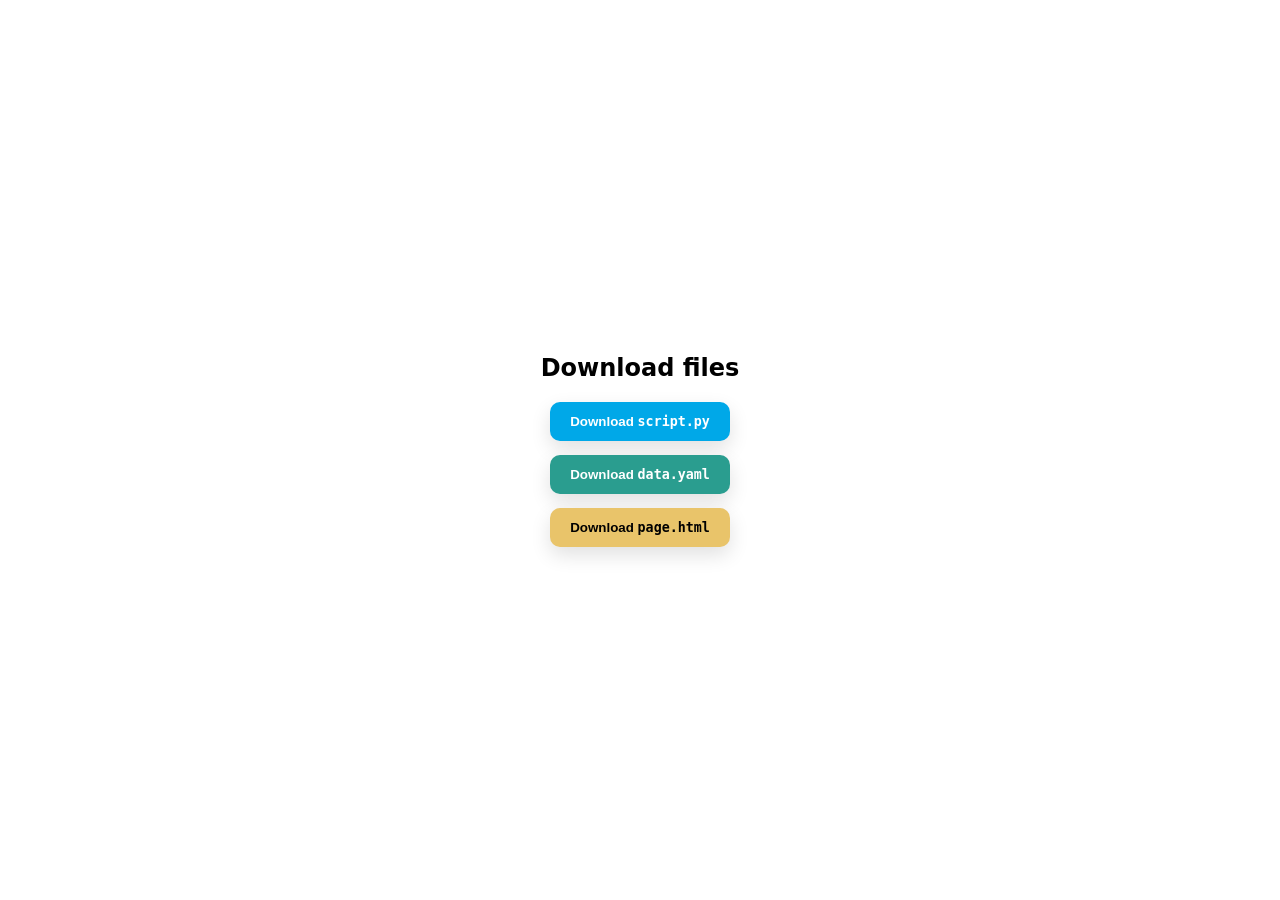
<file: Quick File Download.html>
<!doctype html>
<html lang="en">
<head>
  <meta charset="utf-8">
  <meta name="viewport" content="width=device-width,initial-scale=1">
  <title>Download app — 3 buttons</title>
  <style>
    :root{--primary:#00A8E8;--secondary:#2A9D8F;--tertiary:#E9C46A}
    *{box-sizing:border-box}
    body{display:flex;align-items:center;justify-content:center;height:100vh;margin:0;font-family:system-ui,-apple-system,"Segoe UI",Roboto,"Helvetica Neue",Arial}
    .container{display:flex;flex-direction:column;gap:14px;align-items:center;padding:20px}
    h2{margin:0 0 6px}
    .btn{padding:12px 20px;border-radius:10px;border: none;background:var(--primary);color:white;font-weight:700;cursor:pointer;box-shadow:0 8px 20px rgba(0,0,0,0.12);transition:transform .12s ease}
    .btn:active{transform:translateY(1px)}
    .btn.secondary{background:var(--secondary)}
    .btn.tertiary{background:var(--tertiary);color:#000}
    .note{font-size:13px;color:#555;margin-top:8px}
    .footer{margin-top:6px;font-size:12px;color:#888}
  </style>
</head>
<body>
  <div class="container">
    <h2>Download files</h2>
    <button class="btn" id="downloadPy">Download <code>script.py</code></button>
    <button class="btn secondary" id="downloadYaml">Download <code>data.yaml</code></button>
    <button class="btn tertiary" id="downloadHtml">Download <code>page.html</code></button>

  </div>

  <script>
    function download(filename, content, mime) {
      const blob = new Blob([content], { type: mime || 'application/octet-stream' });
      const url = URL.createObjectURL(blob);
      const a = document.createElement('a');
      a.href = url;
      a.download = filename;
      document.body.appendChild(a);
      a.click();
      a.remove();
      URL.revokeObjectURL(url);
    }

    const pyContent = `#!/usr/bin/env python3
"""Example script"""

def greet(name='World'):
    print(f'Hello, {name}!')

if __name__ == '__main__':
    greet()
`;

    const yamlContent = `# Example data.yaml
app:
  name: DownloadApp
  version: 1.0
users:
  - id: 1
    name: Mathias
`;

    const htmlContent = `<!doctype html>
<html>
<head>
  <meta charset="utf-8">
  <title>Downloaded Page</title>
</head>
<body>
  <h1>This is the downloaded HTML file</h1>
  <p>Make changes and save as <code>.html</code> to open it locally.</p>
</body>
</html>
`;

    document.getElementById('downloadPy').addEventListener('click', () => {
      download('script.py', pyContent, 'text/x-python');
    });

    document.getElementById('downloadYaml').addEventListener('click', () => {
      download('data.yaml', yamlContent, 'text/yaml');
    });

    document.getElementById('downloadHtml').addEventListener('click', () => {
      download('page.html', htmlContent, 'text/html');
    });
  </script>
</body>
</html>
</file>
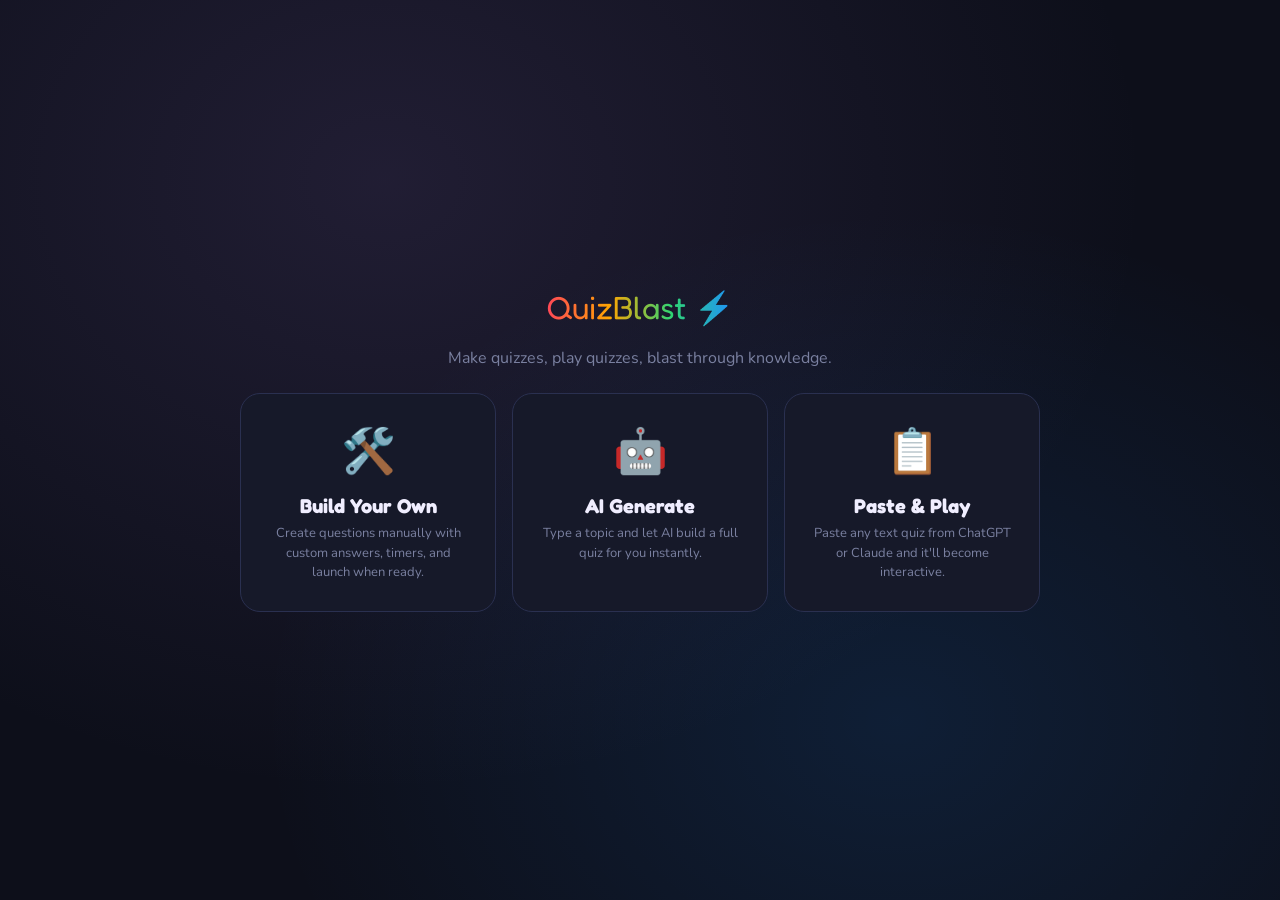
<file: quizblast.html>
<!doctype html>
<html lang="en">
<head>
<meta charset="utf-8"/>
<title>QuizBlast</title>
<meta name="viewport" content="width=device-width,initial-scale=1"/>
<link rel="preconnect" href="https://fonts.googleapis.com"/>
<link href="https://fonts.googleapis.com/css2?family=Nunito:wght@400;600;700;900&family=Fredoka+One&display=swap" rel="stylesheet"/>
<style>
:root{
  --bg:#0d0f1a;
  --surface:#161929;
  --surface2:#1e2338;
  --border:#2a3050;
  --text:#f0eeff;
  --muted:#7a80a0;
  --A:#ff4757;--Ah:#ff6b78;
  --B:#2ed573;--Bh:#55e08a;
  --C:#1e90ff;--Ch:#50aaff;
  --D:#ffa502;--Dh:#ffbc3f;
  --radius:14px;
  --ff-head:'Fredoka One',cursive;
  --ff-body:'Nunito',sans-serif;
}
*{box-sizing:border-box;margin:0;padding:0}
html,body{height:100%;background:var(--bg);color:var(--text);font-family:var(--ff-body)}

/* ═══ SCREEN SYSTEM ═══════════════════════════════════ */
.screen{display:none;min-height:100vh;flex-direction:column;animation:fadeUp .35s ease}
.screen.active{display:flex}
@keyframes fadeUp{from{opacity:0;transform:translateY(18px)}to{opacity:1;transform:translateY(0)}}

/* ═══ SHARED ══════════════════════════════════════════ */
.btn{
  font-family:var(--ff-body);font-weight:700;font-size:15px;
  padding:12px 22px;border-radius:10px;border:none;cursor:pointer;
  transition:transform .12s,box-shadow .12s,opacity .12s;
}
.btn:hover{transform:translateY(-2px);box-shadow:0 6px 20px rgba(0,0,0,.4)}
.btn:active{transform:translateY(0)}
.btn-primary{background:linear-gradient(135deg,#7b5ea7,#5b8dee);color:#fff}
.btn-ghost{background:var(--surface2);color:var(--text);border:1px solid var(--border)}
.btn-danger{background:#3a1520;color:var(--A);border:1px solid var(--A)}
.btn-green{background:linear-gradient(135deg,#1fa35c,#2ed573);color:#fff}
.btn-sm{font-size:13px;padding:7px 13px;border-radius:8px}
.tag{display:inline-block;font-size:11px;font-weight:700;padding:3px 9px;border-radius:20px;letter-spacing:.5px}
input,textarea,select{
  font-family:var(--ff-body);font-size:14px;
  background:var(--surface2);color:var(--text);
  border:1px solid var(--border);border-radius:10px;
  padding:10px 14px;outline:none;width:100%;
  transition:border-color .2s;
}
input:focus,textarea:focus,select:focus{border-color:#7b5ea7}
textarea{resize:vertical;min-height:100px}
label{font-size:13px;font-weight:700;color:var(--muted);display:block;margin-bottom:5px;letter-spacing:.5px;text-transform:uppercase}
.logo{font-family:var(--ff-head);font-size:32px;background:linear-gradient(90deg,#ff4757,#ffa502,#2ed573,#1e90ff);-webkit-background-clip:text;-webkit-text-fill-color:transparent;background-clip:text}

/* ═══ HOME ════════════════════════════════════════════ */
#s-home{align-items:center;justify-content:center;padding:40px 20px;gap:16px;background:radial-gradient(ellipse at 30% 20%,rgba(123,94,167,.18) 0%,transparent 60%),radial-gradient(ellipse at 70% 80%,rgba(30,144,255,.12) 0%,transparent 50%),var(--bg)}
#s-home .subtitle{color:var(--muted);font-size:16px;text-align:center;max-width:420px;margin-bottom:8px}
.mode-cards{display:flex;flex-wrap:wrap;gap:16px;justify-content:center;max-width:800px;width:100%}
.mode-card{
  background:var(--surface);border:1px solid var(--border);border-radius:20px;
  padding:28px 28px;flex:1;min-width:220px;max-width:260px;cursor:pointer;
  text-align:center;transition:border-color .2s,transform .2s,box-shadow .2s;
}
.mode-card:hover{border-color:#7b5ea7;transform:translateY(-4px);box-shadow:0 12px 40px rgba(123,94,167,.25)}
.mode-icon{font-size:44px;margin-bottom:12px}
.mode-card h3{font-family:var(--ff-head);font-size:20px;margin-bottom:6px}
.mode-card p{color:var(--muted);font-size:13px;line-height:1.5}

/* ═══ BUILDER ═════════════════════════════════════════ */
#s-build{padding:0}
.builder-header{
  display:flex;align-items:center;gap:12px;padding:16px 24px;
  background:var(--surface);border-bottom:1px solid var(--border);flex-wrap:wrap;
}
.builder-header .logo{font-size:22px}
.builder-title-input{
  flex:1;font-family:var(--ff-head);font-size:20px;background:transparent;
  border:none;border-bottom:2px solid var(--border);border-radius:0;padding:4px 8px;
  color:var(--text);min-width:160px;
}
.builder-title-input:focus{border-bottom-color:#7b5ea7;outline:none}
.builder-body{display:flex;flex:1;min-height:0;overflow:hidden}
.q-list{
  width:280px;flex-shrink:0;background:var(--surface);border-right:1px solid var(--border);
  overflow-y:auto;display:flex;flex-direction:column;
}
.q-list-header{padding:14px 16px;border-bottom:1px solid var(--border);display:flex;align-items:center;justify-content:space-between}
.q-list-header span{font-weight:700;font-size:13px;color:var(--muted);text-transform:uppercase;letter-spacing:.5px}
.q-card{
  padding:12px 14px;border-bottom:1px solid var(--border);cursor:pointer;
  display:flex;align-items:flex-start;gap:10px;transition:background .15s;
}
.q-card:hover{background:var(--surface2)}
.q-card.selected{background:rgba(123,94,167,.15);border-left:3px solid #7b5ea7}
.q-num{font-family:var(--ff-head);font-size:14px;color:var(--muted);min-width:20px}
.q-preview{font-size:13px;line-height:1.4;flex:1;overflow:hidden;display:-webkit-box;-webkit-line-clamp:2;-webkit-box-orient:vertical}
.q-del{background:none;border:none;color:var(--muted);cursor:pointer;padding:2px 5px;border-radius:4px;font-size:14px;transition:color .15s}
.q-del:hover{color:var(--A)}
.q-empty{padding:32px 16px;text-align:center;color:var(--muted);font-size:13px}

.q-editor{flex:1;overflow-y:auto;padding:24px;display:flex;flex-direction:column;gap:20px}
.q-editor-placeholder{flex:1;display:flex;align-items:center;justify-content:center;color:var(--muted);font-size:15px;text-align:center}
.editor-section{background:var(--surface);border:1px solid var(--border);border-radius:var(--radius);padding:20px;display:flex;flex-direction:column;gap:14px}
.editor-section h4{font-family:var(--ff-head);font-size:18px;color:var(--muted)}
.opt-row{display:flex;gap:8px;align-items:center}
.opt-badge{
  width:32px;height:32px;border-radius:8px;display:flex;align-items:center;justify-content:center;
  font-family:var(--ff-head);font-size:14px;color:#fff;flex-shrink:0;cursor:pointer;
  transition:transform .12s;border:2px solid transparent;
}
.opt-badge:hover{transform:scale(1.1)}
.opt-badge.correct{box-shadow:0 0 0 3px white}
.opt-A{background:var(--A)}.opt-B{background:var(--B)}.opt-C{background:var(--C)}.opt-D{background:var(--D)}
.timer-row{display:flex;align-items:center;gap:10px;flex-wrap:wrap}
.timer-chip{
  padding:7px 14px;border-radius:8px;border:2px solid var(--border);background:var(--surface2);
  font-family:var(--ff-head);font-size:14px;cursor:pointer;transition:border-color .15s,color .15s;
}
.timer-chip.selected{border-color:#7b5ea7;color:#c5a8ff}
.builder-launch{padding:16px 24px;background:var(--surface);border-top:1px solid var(--border);display:flex;align-items:center;gap:12px;flex-wrap:wrap}
.q-count-badge{background:var(--surface2);border:1px solid var(--border);border-radius:8px;padding:6px 14px;font-size:13px;font-weight:700}

/* ═══ AI MODE ═════════════════════════════════════════ */
#s-ai{align-items:center;justify-content:center;padding:40px 20px;gap:0;background:radial-gradient(ellipse at 60% 10%,rgba(30,144,255,.12) 0%,transparent 55%),var(--bg)}
.ai-card{background:var(--surface);border:1px solid var(--border);border-radius:24px;padding:36px;max-width:560px;width:100%;display:flex;flex-direction:column;gap:18px}
.ai-card .logo{font-size:26px;margin-bottom:4px}
.ai-card h2{font-family:var(--ff-head);font-size:26px}
.ai-card p{color:var(--muted);font-size:14px;line-height:1.6}
.num-row{display:flex;gap:8px;flex-wrap:wrap}
.num-chip{
  padding:8px 16px;border-radius:8px;border:2px solid var(--border);background:var(--surface2);
  font-family:var(--ff-head);font-size:15px;cursor:pointer;transition:border-color .15s;
}
.num-chip.selected{border-color:#2ed573;color:#2ed573}
.ai-status{font-size:14px;color:var(--muted);text-align:center;min-height:20px}
.spinner{display:inline-block;width:16px;height:16px;border:2px solid var(--border);border-top-color:#7b5ea7;border-radius:50%;animation:spin .7s linear infinite;vertical-align:middle;margin-right:6px}
@keyframes spin{to{transform:rotate(360deg)}}

/* ═══ PASTE MODE ══════════════════════════════════════ */
#s-paste{align-items:center;justify-content:center;padding:40px 20px;background:radial-gradient(ellipse at 40% 70%,rgba(255,71,87,.1) 0%,transparent 55%),var(--bg)}
.paste-card{background:var(--surface);border:1px solid var(--border);border-radius:24px;padding:32px;max-width:620px;width:100%;display:flex;flex-direction:column;gap:16px}
.paste-card h2{font-family:var(--ff-head);font-size:26px}
.paste-card p{color:var(--muted);font-size:14px;line-height:1.6}
.paste-format{background:var(--surface2);border:1px solid var(--border);border-radius:10px;padding:14px;font-size:12px;font-family:monospace;color:var(--muted);line-height:1.8;white-space:pre}
.paste-error{color:var(--A);font-size:13px;font-weight:700;display:none}

/* ═══ PLAY ════════════════════════════════════════════ */
#s-play{padding:0}
.play-topbar{
  display:flex;align-items:center;justify-content:space-between;gap:12px;
  padding:14px 24px;background:var(--surface);border-bottom:1px solid var(--border);
}
.play-quiz-title{font-family:var(--ff-head);font-size:18px;color:var(--muted);overflow:hidden;text-overflow:ellipsis;white-space:nowrap;max-width:260px}
.play-score-badge{background:var(--surface2);border:1px solid var(--border);border-radius:10px;padding:6px 16px;font-family:var(--ff-head);font-size:16px}
.play-score-badge span{color:#ffa502}

.timer-bar-wrap{height:7px;background:var(--surface2)}
.timer-bar{height:100%;background:linear-gradient(90deg,#7b5ea7,#1e90ff);transform-origin:left;transition:transform linear}

.play-body{flex:1;display:flex;flex-direction:column;align-items:center;justify-content:center;padding:28px 20px;gap:24px;max-width:800px;margin:0 auto;width:100%}
.q-progress{font-family:var(--ff-head);font-size:15px;color:var(--muted)}
.q-text{
  font-family:var(--ff-head);font-size:clamp(20px,3.5vw,30px);text-align:center;
  line-height:1.35;max-width:680px;
}
.answers-grid{display:grid;grid-template-columns:1fr 1fr;gap:12px;width:100%;max-width:680px}
.ans-btn{
  display:flex;align-items:center;gap:12px;
  padding:18px 20px;border-radius:14px;border:none;cursor:pointer;
  font-family:var(--ff-body);font-weight:700;font-size:clamp(14px,2vw,17px);
  text-align:left;color:#fff;transition:transform .12s,box-shadow .12s,filter .2s;
  animation:popIn .25s ease backwards;
}
.ans-btn:nth-child(1){animation-delay:.05s}.ans-btn:nth-child(2){animation-delay:.1s}
.ans-btn:nth-child(3){animation-delay:.15s}.ans-btn:nth-child(4){animation-delay:.2s}
@keyframes popIn{from{opacity:0;transform:scale(.9)}to{opacity:1;transform:scale(1)}}
.ans-btn:hover:not(:disabled){transform:translateY(-3px) scale(1.02);box-shadow:0 8px 28px rgba(0,0,0,.5)}
.ans-btn:disabled{cursor:default}
.ans-A{background:var(--A)}.ans-B{background:var(--B)}.ans-C{background:var(--C)}.ans-D{background:var(--D)}
.ans-letter{
  width:32px;height:32px;border-radius:8px;background:rgba(0,0,0,.25);
  display:flex;align-items:center;justify-content:center;font-family:var(--ff-head);font-size:16px;flex-shrink:0;
}
.ans-btn.correct{animation:correctPop .4s ease!important;box-shadow:0 0 0 4px white,0 8px 32px rgba(0,0,0,.5)}
.ans-btn.wrong{filter:brightness(.45) saturate(.3)}
.ans-btn.reveal-correct{animation:correctPop .4s ease!important;box-shadow:0 0 0 4px white,0 8px 32px rgba(0,0,0,.5)}
@keyframes correctPop{0%{transform:scale(1)}40%{transform:scale(1.06)}100%{transform:scale(1)}}
.feedback-bar{
  min-height:54px;display:flex;align-items:center;justify-content:center;gap:10px;
  font-family:var(--ff-head);font-size:22px;
}
.feedback-bar.correct-fb{color:#2ed573}
.feedback-bar.wrong-fb{color:var(--A)}

/* ═══ RESULTS ═════════════════════════════════════════ */
#s-results{align-items:center;justify-content:center;padding:40px 20px;background:radial-gradient(ellipse at 50% 30%,rgba(46,213,115,.12) 0%,transparent 55%),var(--bg)}
.results-card{background:var(--surface);border:1px solid var(--border);border-radius:24px;padding:36px;max-width:520px;width:100%;text-align:center;display:flex;flex-direction:column;gap:16px}
.results-card h2{font-family:var(--ff-head);font-size:32px}
.big-score{font-family:var(--ff-head);font-size:72px;line-height:1;background:linear-gradient(135deg,#ffa502,#ff4757);-webkit-background-clip:text;-webkit-text-fill-color:transparent;background-clip:text}
.score-label{color:var(--muted);font-size:15px}
.result-list{list-style:none;display:flex;flex-direction:column;gap:6px;text-align:left;max-height:280px;overflow-y:auto}
.result-item{display:flex;align-items:flex-start;gap:10px;padding:10px 12px;background:var(--surface2);border-radius:10px;font-size:13px}
.result-icon{font-size:16px;flex-shrink:0;margin-top:1px}
.result-q{flex:1;font-weight:600;color:var(--text)}
.result-a{color:var(--muted);font-size:12px;margin-top:2px}
.results-actions{display:flex;gap:10px;justify-content:center;flex-wrap:wrap;margin-top:8px}
.confetti-wrap{position:fixed;inset:0;pointer-events:none;overflow:hidden;z-index:999}
.confetti-piece{position:absolute;width:10px;height:10px;border-radius:2px;animation:confettiFall linear forwards}
@keyframes confettiFall{0%{transform:translateY(-20px) rotate(0deg);opacity:1}100%{transform:translateY(110vh) rotate(720deg);opacity:0}}

/* ═══ RESPONSIVE ══════════════════════════════════════ */
@media(max-width:640px){
  .builder-body{flex-direction:column}
  .q-list{width:100%;max-height:200px;border-right:none;border-bottom:1px solid var(--border)}
  .answers-grid{grid-template-columns:1fr}
  .mode-card{min-width:160px}
}
</style>
</head>
<body>

<!-- ═══ HOME ═══════════════════════════════════════════ -->
<div class="screen active" id="s-home">
  <div class="logo" style="margin-bottom:4px">QuizBlast ⚡</div>
  <p class="subtitle">Make quizzes, play quizzes, blast through knowledge.</p>
  <div class="mode-cards">
    <div class="mode-card" onclick="showScreen('s-build');initBuilder()">
      <div class="mode-icon">🛠️</div>
      <h3>Build Your Own</h3>
      <p>Create questions manually with custom answers, timers, and launch when ready.</p>
    </div>
    <div class="mode-card" onclick="showScreen('s-ai')">
      <div class="mode-icon">🤖</div>
      <h3>AI Generate</h3>
      <p>Type a topic and let AI build a full quiz for you instantly.</p>
    </div>
    <div class="mode-card" onclick="showScreen('s-paste')">
      <div class="mode-icon">📋</div>
      <h3>Paste & Play</h3>
      <p>Paste any text quiz from ChatGPT or Claude and it'll become interactive.</p>
    </div>
  </div>
</div>

<!-- ═══ BUILDER ═════════════════════════════════════════ -->
<div class="screen" id="s-build">
  <div class="builder-header">
    <div class="logo">QB</div>
    <input class="builder-title-input" id="quizTitle" placeholder="Quiz title…" value="My Quiz"/>
    <div style="margin-left:auto;display:flex;gap:8px">
      <button class="btn btn-ghost btn-sm" onclick="showScreen('s-home')">← Home</button>
    </div>
  </div>
  <div class="builder-body">
    <!-- Question list -->
    <div class="q-list">
      <div class="q-list-header">
        <span id="qListCount">0 Questions</span>
        <button class="btn btn-sm" style="background:linear-gradient(135deg,#7b5ea7,#5b8dee);color:#fff;border:none" onclick="addQuestion()">+ Add</button>
      </div>
      <div id="qListBody">
        <div class="q-empty">No questions yet.<br/>Click + Add to start.</div>
      </div>
    </div>
    <!-- Editor -->
    <div class="q-editor" id="qEditor">
      <div class="q-editor-placeholder">👈 Select a question to edit,<br>or click <strong>+ Add</strong> to create one.</div>
    </div>
  </div>
  <div class="builder-launch">
    <span class="q-count-badge" id="launchCount">0 questions</span>
    <button class="btn btn-green" onclick="launchBuilderQuiz()">▶ Launch Quiz</button>
    <span id="builderError" style="color:var(--A);font-size:13px"></span>
  </div>
</div>

<!-- ═══ AI MODE ══════════════════════════════════════════ -->
<div class="screen" id="s-ai">
  <div class="ai-card">
    <div class="logo">QuizBlast ⚡</div>
    <h2>AI Quiz Generator</h2>
    <p>Describe a topic and choose how many questions. Claude will build a complete quiz for you.</p>
    <div>
      <label>Topic or prompt</label>
      <textarea id="aiPrompt" placeholder="e.g. World War II, Python programming, Harry Potter, the solar system…"></textarea>
    </div>
    <div>
      <label>Number of questions</label>
      <div class="num-row">
        <div class="num-chip selected" data-num="5" onclick="selectNum(this)">5</div>
        <div class="num-chip" data-num="8" onclick="selectNum(this)">8</div>
        <div class="num-chip" data-num="10" onclick="selectNum(this)">10</div>
        <div class="num-chip" data-num="15" onclick="selectNum(this)">15</div>
      </div>
    </div>
    <div>
      <label>Difficulty</label>
      <select id="aiDiff">
        <option value="mixed">Mixed</option>
        <option value="easy">Easy</option>
        <option value="medium">Medium</option>
        <option value="hard">Hard</option>
      </select>
    </div>
    <button class="btn btn-primary" id="aiGenBtn" onclick="generateAIQuiz()">✨ Generate Quiz</button>
    <div class="ai-status" id="aiStatus"></div>
    <button class="btn btn-ghost btn-sm" onclick="showScreen('s-home')">← Back</button>
  </div>
</div>

<!-- ═══ PASTE MODE ═══════════════════════════════════════ -->
<div class="screen" id="s-paste">
  <div class="paste-card">
    <h2>📋 Paste & Play</h2>
    <p>Paste a quiz in plain text format below. Supports numbered questions with A/B/C/D options and an Answer line.</p>
    <div class="paste-format">1. What is the capital of France?
A) Berlin
B) Paris
C) Madrid
D) Rome
Answer: B

2. Who wrote Romeo and Juliet?
...</div>
    <div>
      <label>Paste quiz text here</label>
      <textarea id="pasteBox" style="min-height:200px" placeholder="Paste your quiz text…"></textarea>
    </div>
    <div class="paste-error" id="pasteError"></div>
    <div style="display:flex;gap:10px;flex-wrap:wrap">
      <button class="btn btn-green" onclick="parsePasteQuiz()">▶ Play Quiz</button>
      <button class="btn btn-ghost btn-sm" onclick="showScreen('s-home')">← Back</button>
    </div>
  </div>
</div>

<!-- ═══ PLAY ═════════════════════════════════════════════ -->
<div class="screen" id="s-play">
  <div class="play-topbar">
    <div class="play-quiz-title" id="playTitle">Quiz</div>
    <div class="play-score-badge">Score: <span id="scoreDisplay">0</span></div>
    <button class="btn btn-ghost btn-sm" onclick="if(confirm('Quit quiz?'))endQuiz()">Quit</button>
  </div>
  <div class="timer-bar-wrap">
    <div class="timer-bar" id="timerBar"></div>
  </div>
  <div class="play-body">
    <div class="q-progress" id="qProgress">Question 1 of 10</div>
    <div class="q-text" id="qText">Loading…</div>
    <div class="answers-grid" id="answersGrid"></div>
    <div class="feedback-bar" id="feedbackBar"></div>
  </div>
</div>

<!-- ═══ RESULTS ═══════════════════════════════════════════ -->
<div class="screen" id="s-results">
  <div class="confetti-wrap" id="confettiWrap"></div>
  <div class="results-card">
    <div class="logo" style="font-size:22px">QuizBlast ⚡</div>
    <h2 id="resultsTitle">Quiz Complete!</h2>
    <div class="big-score" id="bigScore">0/0</div>
    <div class="score-label" id="scoreLabel">Great effort!</div>
    <ul class="result-list" id="resultList"></ul>
    <div class="results-actions">
      <button class="btn btn-green" id="retryBtn" onclick="retryQuiz()">🔁 Play Again</button>
      <button class="btn btn-ghost" onclick="showScreen('s-home')">🏠 Home</button>
    </div>
  </div>
</div>

<script>
// ═══════════════════════════════════════════════════════
// STATE
// ═══════════════════════════════════════════════════════
let questions = []; // current quiz
let currentQ  = 0;
let score     = 0;
let timerInterval = null;
let answerHistory = []; // {question,chosen,correct,correctIdx}
let selectedNum = 5;
let builderQuestions = []; // {question,options:[],correct:0,time:20}
let editingIdx = -1;

// ═══════════════════════════════════════════════════════
// SCREEN NAV
// ═══════════════════════════════════════════════════════
function showScreen(id){
  document.querySelectorAll('.screen').forEach(s=>s.classList.remove('active'));
  document.getElementById(id).classList.add('active');
}

// ═══════════════════════════════════════════════════════
// BUILDER
// ═══════════════════════════════════════════════════════
function initBuilder(){ builderQuestions=[]; editingIdx=-1; renderQList(); renderQEditor(); }

function addQuestion(){
  builderQuestions.push({question:'',options:['','','',''],correct:0,time:20});
  editingIdx = builderQuestions.length-1;
  renderQList(); renderQEditor();
}

function deleteQuestion(i,e){
  e.stopPropagation();
  builderQuestions.splice(i,1);
  if(editingIdx>=builderQuestions.length) editingIdx=builderQuestions.length-1;
  renderQList(); renderQEditor();
}

function selectQ(i){ editingIdx=i; renderQList(); renderQEditor(); }

function renderQList(){
  const body=document.getElementById('qListBody');
  const count=document.getElementById('qListCount');
  const lcount=document.getElementById('launchCount');
  count.textContent=builderQuestions.length+' Question'+(builderQuestions.length!==1?'s':'');
  lcount.textContent=builderQuestions.length+' question'+(builderQuestions.length!==1?'s':'');
  if(!builderQuestions.length){body.innerHTML='<div class="q-empty">No questions yet.<br/>Click + Add to start.</div>';return;}
  body.innerHTML=builderQuestions.map((q,i)=>`
    <div class="q-card ${i===editingIdx?'selected':''}" onclick="selectQ(${i})">
      <span class="q-num">${i+1}</span>
      <span class="q-preview">${q.question||'<em style="color:var(--muted)">No question text</em>'}</span>
      <button class="q-del" onclick="deleteQuestion(${i},event)">✕</button>
    </div>`).join('');
}

function renderQEditor(){
  const ed=document.getElementById('qEditor');
  if(editingIdx<0||editingIdx>=builderQuestions.length){
    ed.innerHTML='<div class="q-editor-placeholder">👈 Select a question to edit,<br>or click <strong>+ Add</strong> to create one.</div>';
    return;
  }
  const q=builderQuestions[editingIdx];
  const optColors=['A','B','C','D'];
  ed.innerHTML=`
    <div class="editor-section">
      <h4>Question ${editingIdx+1}</h4>
      <div><label>Question Text</label>
        <textarea id="edQ" placeholder="Type your question…" oninput="updateQ('question',this.value)">${q.question}</textarea>
      </div>
      <label>Answer Options — click a colored badge to mark correct</label>
      ${q.options.map((o,i)=>`
        <div class="opt-row">
          <div class="opt-badge opt-${optColors[i]} ${q.correct===i?'correct':''}" onclick="setCorrect(${i})" title="Mark as correct">${optColors[i]}</div>
          <input value="${o}" placeholder="Option ${optColors[i]}…" oninput="updateOpt(${i},this.value)"/>
        </div>`).join('')}
      <div>
        <label>Time Limit</label>
        <div class="timer-row">
          ${[10,15,20,30,45,60].map(t=>`<div class="timer-chip ${q.time===t?'selected':''}" onclick="setTime(${t})">${t}s</div>`).join('')}
        </div>
      </div>
    </div>`;
}

function updateQ(field,val){ if(editingIdx<0) return; builderQuestions[editingIdx][field]=val; renderQList(); }
function updateOpt(i,val){ if(editingIdx<0) return; builderQuestions[editingIdx].options[i]=val; }
function setCorrect(i){ if(editingIdx<0) return; builderQuestions[editingIdx].correct=i; renderQEditor(); }
function setTime(t){ if(editingIdx<0) return; builderQuestions[editingIdx].time=t; renderQEditor(); }

function launchBuilderQuiz(){
  const err=document.getElementById('builderError');
  if(!builderQuestions.length){err.textContent='Add at least one question!';return;}
  const bad=builderQuestions.find(q=>!q.question.trim()||q.options.some(o=>!o.trim()));
  if(bad){err.textContent='All questions and options need text.';return;}
  err.textContent='';
  const title=document.getElementById('quizTitle').value||'My Quiz';
  startQuiz(builderQuestions.map(q=>({...q})),title);
}

// ═══════════════════════════════════════════════════════
// AI GENERATION
// ═══════════════════════════════════════════════════════
function selectNum(el){
  document.querySelectorAll('.num-chip').forEach(c=>c.classList.remove('selected'));
  el.classList.add('selected');
  selectedNum=parseInt(el.dataset.num);
}

async function generateAIQuiz(){
  const prompt=document.getElementById('aiPrompt').value.trim();
  const diff=document.getElementById('aiDiff').value;
  const status=document.getElementById('aiStatus');
  const btn=document.getElementById('aiGenBtn');
  if(!prompt){status.textContent='Please enter a topic.';return;}

  btn.disabled=true;
  status.innerHTML='<span class="spinner"></span>Generating your quiz…';

  const systemPrompt=`You are a quiz generator. Return ONLY valid JSON, no markdown, no extra text.
Generate a ${selectedNum}-question multiple choice quiz about: "${prompt}"
Difficulty: ${diff}
Format exactly:
{"title":"<quiz title>","questions":[{"question":"<question>","options":["<A>","<B>","<C>","<D>"],"correct":<0-3>,"time":20}]}
Rules: correct is 0-indexed. All options must be distinct and plausible. No markdown.`;

  try{
    const res=await fetch('https://api.anthropic.com/v1/messages',{
      method:'POST',
      headers:{'Content-Type':'application/json'},
      body:JSON.stringify({
        model:'claude-sonnet-4-20250514',
        max_tokens:1000,
        system:systemPrompt,
        messages:[{role:'user',content:`Create a ${selectedNum}-question quiz about: ${prompt}`}]
      })
    });
    const data=await res.json();
    let text=data.content?.map(b=>b.text||'').join('').trim();
    // strip possible markdown fences
    text=text.replace(/^```json\s*/,'').replace(/\s*```$/,'').trim();
    const quiz=JSON.parse(text);
    if(!quiz.questions?.length) throw new Error('No questions');
    btn.disabled=false; status.textContent='';
    startQuiz(quiz.questions,quiz.title||prompt);
  }catch(e){
    btn.disabled=false;
    status.innerHTML='<span style="color:var(--A)">Error: '+e.message+'</span>';
  }
}

// ═══════════════════════════════════════════════════════
// PASTE PARSER
// ═══════════════════════════════════════════════════════
function parsePasteQuiz(){
  const text=document.getElementById('pasteBox').value;
  const errEl=document.getElementById('pasteError');
  errEl.style.display='none';

  // Split on blank lines between questions
  const blocks=text.split(/\n\s*\n/).filter(b=>b.trim());
  const parsed=[];

  for(const block of blocks){
    const lines=block.split('\n').map(l=>l.trim()).filter(Boolean);
    if(!lines.length) continue;

    // Find question line (usually starts with number or is not an option)
    const optRe=/^[A-Da-d][).]\s+/;
    const ansRe=/^answer\s*[:=]\s*([A-Da-d])/i;

    let qLine='', opts=[], answerIdx=-1;
    for(const line of lines){
      if(ansRe.test(line)){
        const m=line.match(ansRe);
        answerIdx='ABCD'.indexOf(m[1].toUpperCase());
      } else if(optRe.test(line)){
        opts.push(line.replace(optRe,'').trim());
      } else if(!qLine){
        qLine=line.replace(/^\d+[.)]\s*/,'').trim();
      }
    }

    if(qLine && opts.length>=2){
      // pad to 4 options if needed
      while(opts.length<4) opts.push('—');
      parsed.push({question:qLine,options:opts.slice(0,4),correct:Math.max(0,answerIdx),time:20});
    }
  }

  if(!parsed.length){
    errEl.textContent='Could not parse any questions. Check the format above.';
    errEl.style.display='block';
    return;
  }
  startQuiz(parsed,'Pasted Quiz');
}

// ═══════════════════════════════════════════════════════
// QUIZ ENGINE
// ═══════════════════════════════════════════════════════
function startQuiz(qs, title){
  questions=[...qs];
  currentQ=0; score=0; answerHistory=[];
  document.getElementById('playTitle').textContent=title||'Quiz';
  document.getElementById('scoreDisplay').textContent='0';
  showScreen('s-play');
  showQuestion();
}

function showQuestion(){
  if(currentQ>=questions.length){endQuiz();return;}
  const q=questions[currentQ];
  const labels=['A','B','C','D'];
  const colors=['A','B','C','D'];

  document.getElementById('qProgress').textContent=`Question ${currentQ+1} of ${questions.length}`;
  document.getElementById('qText').textContent=q.question;
  document.getElementById('feedbackBar').textContent='';
  document.getElementById('feedbackBar').className='feedback-bar';

  const grid=document.getElementById('answersGrid');
  grid.innerHTML=q.options.map((o,i)=>`
    <button class="ans-btn ans-${colors[i]}" onclick="answer(${i})">
      <span class="ans-letter">${labels[i]}</span>
      <span>${o}</span>
    </button>`).join('');

  startTimer(q.time||20);
}

function startTimer(seconds){
  clearInterval(timerInterval);
  const bar=document.getElementById('timerBar');
  bar.style.transition='none';
  bar.style.transform='scaleX(1)';
  let remaining=seconds;
  // trigger reflow
  bar.offsetHeight;
  bar.style.transition=`transform ${seconds}s linear`;
  bar.style.transform='scaleX(0)';

  timerInterval=setInterval(()=>{
    remaining--;
    if(remaining<=0){
      clearInterval(timerInterval);
      timeUp();
    }
  },1000);
}

function timeUp(){
  const q=questions[currentQ];
  lockButtons();
  highlightCorrect(q.correct);
  document.getElementById('feedbackBar').textContent='⏰ Time\'s up!';
  document.getElementById('feedbackBar').className='feedback-bar wrong-fb';
  answerHistory.push({question:q.question,chosen:-1,correctIdx:q.correct,options:q.options,wasCorrect:false});
  setTimeout(nextQuestion,1800);
}

function answer(idx){
  clearInterval(timerInterval);
  const q=questions[currentQ];
  const correct=idx===q.correct;
  const btns=document.querySelectorAll('.ans-btn');
  lockButtons();

  if(correct){
    btns[idx].classList.add('correct');
    score++;
    document.getElementById('scoreDisplay').textContent=score;
    document.getElementById('feedbackBar').textContent='✓ Correct!';
    document.getElementById('feedbackBar').className='feedback-bar correct-fb';
  } else {
    btns[idx].classList.add('wrong');
    highlightCorrect(q.correct);
    document.getElementById('feedbackBar').textContent='✗ Wrong — the correct answer was '+['A','B','C','D'][q.correct];
    document.getElementById('feedbackBar').className='feedback-bar wrong-fb';
  }

  answerHistory.push({question:q.question,chosen:idx,correctIdx:q.correct,options:q.options,wasCorrect:correct});
  setTimeout(nextQuestion,correct?1400:2000);
}

function lockButtons(){
  document.querySelectorAll('.ans-btn').forEach(b=>b.disabled=true);
}

function highlightCorrect(idx){
  const btns=document.querySelectorAll('.ans-btn');
  btns[idx]?.classList.add('reveal-correct');
}

function nextQuestion(){ currentQ++; showQuestion(); }

function endQuiz(){ clearInterval(timerInterval); showResults(); }

// ═══════════════════════════════════════════════════════
// RESULTS
// ═══════════════════════════════════════════════════════
function showResults(){
  showScreen('s-results');
  const total=questions.length;
  const pct=total?Math.round(score/total*100):0;

  document.getElementById('bigScore').textContent=score+'/'+total;
  let label='Keep practising! 💪';
  if(pct>=90) label='Outstanding! 🏆';
  else if(pct>=70) label='Great work! 🎉';
  else if(pct>=50) label='Good effort! 👍';
  document.getElementById('scoreLabel').textContent=label+' ('+pct+'%)';

  const list=document.getElementById('resultList');
  list.innerHTML=answerHistory.map(h=>`
    <li class="result-item">
      <span class="result-icon">${h.wasCorrect?'✅':'❌'}</span>
      <div>
        <div class="result-q">${h.question}</div>
        <div class="result-a">${h.wasCorrect?'Correct: '+h.options[h.correctIdx]:'Your answer: '+(h.chosen>=0?h.options[h.chosen]:'—')+' · Correct: '+h.options[h.correctIdx]}</div>
      </div>
    </li>`).join('');

  if(pct>=70) launchConfetti();
}

function retryQuiz(){ startQuiz(questions, document.getElementById('playTitle').textContent); }

function launchConfetti(){
  const wrap=document.getElementById('confettiWrap');
  wrap.innerHTML='';
  const colors=['#ff4757','#2ed573','#1e90ff','#ffa502','#c5a8ff','#ffffff'];
  for(let i=0;i<80;i++){
    const el=document.createElement('div');
    el.className='confetti-piece';
    el.style.cssText=`
      left:${Math.random()*100}%;
      background:${colors[Math.floor(Math.random()*colors.length)]};
      animation-duration:${1.5+Math.random()*2}s;
      animation-delay:${Math.random()*.8}s;
      width:${6+Math.random()*8}px;
      height:${6+Math.random()*8}px;
      border-radius:${Math.random()>0.5?'50%':'2px'};
    `;
    wrap.appendChild(el);
  }
  setTimeout(()=>wrap.innerHTML='',4000);
}
</script>
</body>
</html>
</file>
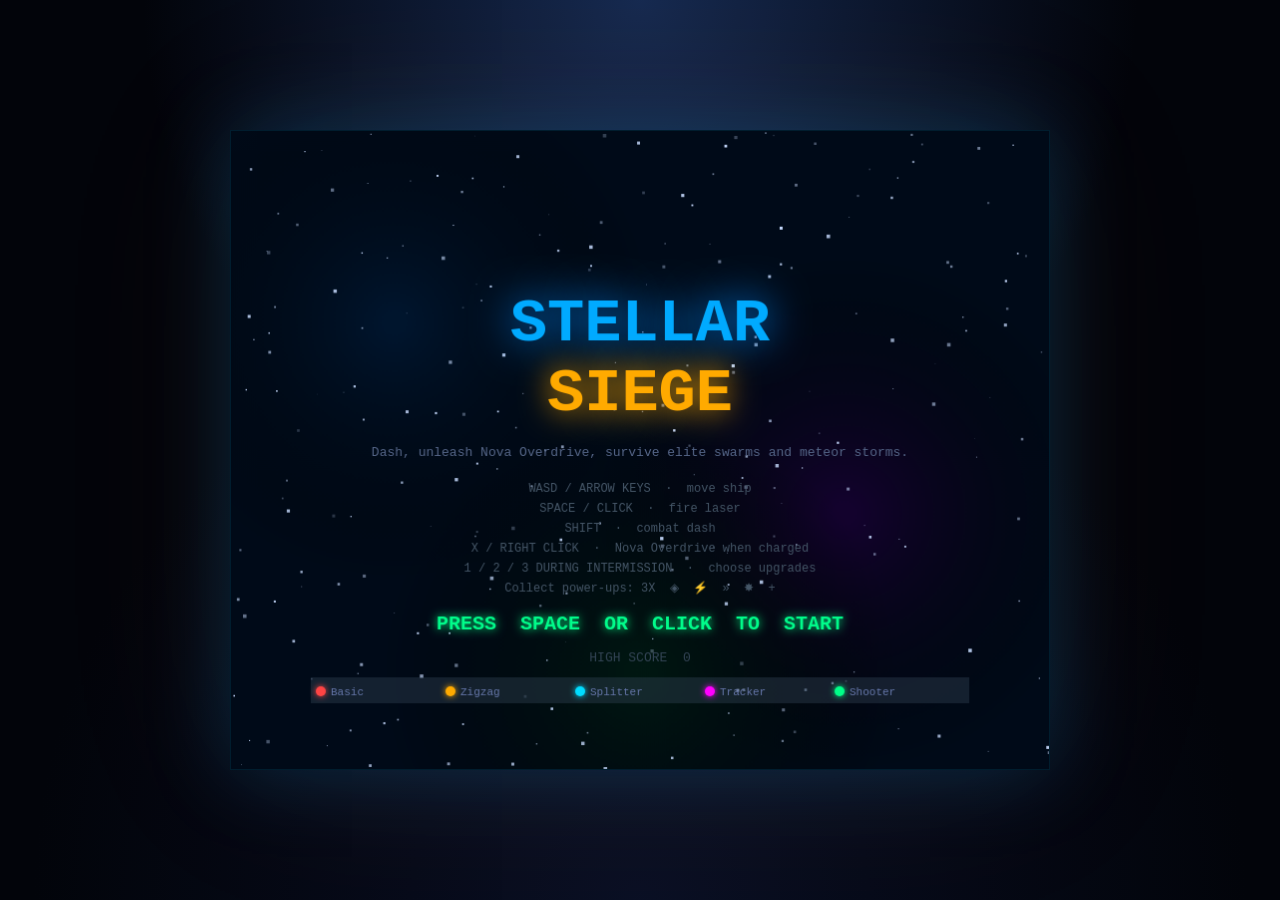
<file: stellar-siege.html>
<!DOCTYPE html>
<html lang="en">
<head>
  <meta charset="UTF-8" />
  <meta name="viewport" content="width=device-width, initial-scale=1.0" />
  <title>Stellar Siege</title>
  <style>
    * { margin: 0; padding: 0; box-sizing: border-box; }
    body {
      background:
        radial-gradient(circle at top, rgba(24, 48, 92, 0.85), transparent 45%),
        radial-gradient(circle at bottom, rgba(10, 18, 42, 0.8), transparent 55%),
        #02040a;
      display: flex;
      justify-content: center;
      align-items: center;
      min-height: 100vh;
      overflow: hidden;
      padding: 12px;
      font-family: 'Courier New', monospace;
      user-select: none;
    }
    canvas {
      display: block;
      width: min(820px, calc(100vw - 24px));
      height: auto;
      aspect-ratio: 41 / 32;
      border: 1px solid rgba(0, 160, 255, 0.18);
      box-shadow: 0 0 80px rgba(0, 160, 255, 0.22), 0 0 180px rgba(255, 96, 0, 0.08);
      background: #000;
      touch-action: none;
    }
  </style>
</head>
<body>
<canvas id="c"></canvas>
<script>
// =============================================================
//  STELLAR SIEGE  –  Advanced HTML5 Space Shooter
//  New systems: dash, Nova Overdrive, meteor storms,
//  elite waves, repair drops, upgrade drafts, wave objectives
// =============================================================

const canvas = document.getElementById('c');
const ctx = canvas.getContext('2d');

const W = canvas.width = 820;
const H = canvas.height = 640;

// ─── Audio ────────────────────────────────────────────────────
let audioCtx = null;
function ensureAudio() {
  if (!audioCtx) audioCtx = new (window.AudioContext || window.webkitAudioContext)();
}
function playTone(freq, type, duration, vol, freqEnd) {
  if (!audioCtx) return;
  const osc = audioCtx.createOscillator();
  const gain = audioCtx.createGain();
  osc.connect(gain);
  gain.connect(audioCtx.destination);
  osc.type = type || 'sine';
  osc.frequency.setValueAtTime(freq, audioCtx.currentTime);
  if (freqEnd) osc.frequency.exponentialRampToValueAtTime(freqEnd, audioCtx.currentTime + duration);
  gain.gain.setValueAtTime(vol, audioCtx.currentTime);
  gain.gain.exponentialRampToValueAtTime(0.0001, audioCtx.currentTime + duration);
  osc.start();
  osc.stop(audioCtx.currentTime + duration);
}
const SFX = {
  shoot: () => playTone(900, 'square', 0.07, 0.08, 400),
  hit: () => playTone(220, 'sawtooth', 0.08, 0.12),
  explode: () => {
    playTone(180, 'sawtooth', 0.35, 0.25, 40);
    playTone(280, 'square', 0.2, 0.1, 60);
  },
  powerup: () => { [440, 554, 659, 880].forEach((f, i) => setTimeout(() => playTone(f, 'sine', 0.18, 0.15), i * 60)); },
  wave: () => { [523, 659, 784, 1047].forEach((f, i) => setTimeout(() => playTone(f, 'sine', 0.3, 0.12), i * 80)); },
  boss: () => { [110, 138, 165].forEach((f, i) => setTimeout(() => playTone(f, 'sawtooth', 0.5, 0.2), i * 120)); },
  dead: () => {
    playTone(330, 'sawtooth', 0.6, 0.3, 55);
    playTone(200, 'square', 0.5, 0.2, 30);
  },
  bomb: () => {
    playTone(60, 'sawtooth', 0.8, 0.4, 30);
    playTone(120, 'square', 0.6, 0.3, 40);
  },
  dash: () => playTone(180, 'sawtooth', 0.12, 0.14, 520),
  nova: () => { [330, 440, 660, 880, 1108].forEach((f, i) => setTimeout(() => playTone(f, 'sine', 0.22, 0.16), i * 55)); },
};

// ─── State ────────────────────────────────────────────────────
let gameState = 'menu';
let score = 0;
let highScore = parseInt(localStorage.getItem('stellarSiegeHS') || '0', 10);
let lives = 3;
let maxLives = 3;
let wave = 1;
let frameCount = 0;
let waveTimer = 0;
let invincible = 0;
let lastShot = 0;
let combo = 0;
let comboTimer = 0;
let comboMult = 1;
let bestCombo = 0;
let screenShake = 0;
let waveEvent = '';
let eventTimer = 0;
let newHighScoreThisRun = false;
let draftChoices = [];
let pendingWaveConfig = null;
let currentObjective = null;
let lastObjectiveResult = null;
let waveStats = { tookDamage: false, maxCombo: 0, powerupsCollected: 0, hazardsDestroyed: 0, time: 0 };
let upgradeLevels = { arsenal: 0, thrusters: 0, reactor: 0, defense: 0, salvage: 0, hull: 0 };

// ─── Input ────────────────────────────────────────────────────
const keys = {};
let mouseDown = false;
const pointer = { x: -1, y: -1 };

document.addEventListener('keydown', (e) => {
  keys[e.key] = true;
  if (e.key === ' ') e.preventDefault();
  ensureAudio();

  if (!e.repeat && gameState === 'draft') {
    if (e.key === 'Enter') {
      selectDraftChoice(0);
      return;
    }
    const choiceIndex = Number.parseInt(e.key, 10) - 1;
    if (choiceIndex >= 0 && choiceIndex < draftChoices.length) {
      selectDraftChoice(choiceIndex);
      return;
    }
  }

  if ((e.key === ' ' || e.key === 'Enter') && (gameState === 'menu' || gameState === 'gameover')) startGame();
  if ((e.key === 'p' || e.key === 'P') && gameState === 'playing') gameState = 'paused';
  else if ((e.key === 'p' || e.key === 'P') && gameState === 'paused') gameState = 'playing';

  if (!e.repeat && gameState === 'playing') {
    if (e.key === 'Shift') attemptDash();
    if (e.key === 'x' || e.key === 'X') activateOverdrive();
  }
});
document.addEventListener('keyup', (e) => { keys[e.key] = false; });
canvas.addEventListener('mousemove', (e) => {
  const point = getCanvasPoint(e);
  pointer.x = point.x;
  pointer.y = point.y;
});
canvas.addEventListener('mouseleave', () => {
  pointer.x = -1;
  pointer.y = -1;
});
canvas.addEventListener('mousedown', (e) => {
  ensureAudio();
  const point = getCanvasPoint(e);
  pointer.x = point.x;
  pointer.y = point.y;
  if (gameState === 'menu' || gameState === 'gameover') {
    startGame();
    return;
  }
  if (gameState === 'draft') {
    selectDraftChoice(getDraftChoiceAt(point.x, point.y));
    return;
  }
  mouseDown = true;
});
canvas.addEventListener('mouseup', () => { mouseDown = false; });
canvas.addEventListener('contextmenu', (e) => {
  e.preventDefault();
  ensureAudio();
  if (gameState === 'playing') activateOverdrive();
});
window.addEventListener('blur', () => {
  mouseDown = false;
  if (gameState === 'playing') gameState = 'paused';
});

// ─── Player ───────────────────────────────────────────────────
const player = {
  x: W / 2,
  y: H - 90,
  w: 28,
  h: 34,
  speed: 5,
  tripleShot: 0,
  shield: 0,
  speedBoost: 0,
  rapidFire: 0,
  dashCooldown: 0,
  dashTimer: 0,
  dashVx: 0,
  dashVy: 0,
  overdrive: 0,
  nova: 0,
};

// ─── Collections ──────────────────────────────────────────────
let bullets = [];
let eBullets = [];
let enemies = [];
let hazards = [];
let particles = [];
let powerups = [];
let stars = [];
let floatingText = [];
let afterimages = [];

// ─── Helpers ──────────────────────────────────────────────────
function clamp(value, min, max) {
  return Math.max(min, Math.min(max, value));
}
function freshUpgradeLevels() {
  return { arsenal: 0, thrusters: 0, reactor: 0, defense: 0, salvage: 0, hull: 0 };
}
function createWaveStats() {
  return { tookDamage: false, maxCombo: 0, powerupsCollected: 0, hazardsDestroyed: 0, time: 0 };
}
function getCanvasPoint(event) {
  const rect = canvas.getBoundingClientRect();
  return {
    x: ((event.clientX - rect.left) / rect.width) * W,
    y: ((event.clientY - rect.top) / rect.height) * H,
  };
}
function getFireRateMultiplier() {
  return Math.max(0.6, 1 - upgradeLevels.arsenal * 0.08);
}
function getBaseLaserDamage() {
  return 1 + Math.floor(upgradeLevels.arsenal / 2);
}
function getMoveSpeed() {
  return player.speed + upgradeLevels.thrusters * 0.35;
}
function getDashCooldownMax() {
  return Math.max(42, 96 - upgradeLevels.thrusters * 9);
}
function getReactorMultiplier() {
  return 1 + upgradeLevels.reactor * 0.2;
}
function getOverdriveDuration() {
  return 300 + upgradeLevels.reactor * 45;
}
function getWaveShieldFrames() {
  return upgradeLevels.defense * 48;
}
function getDamageInvulnerability() {
  return 180 + upgradeLevels.defense * 18;
}
function getScoreMultiplier() {
  return 1 + upgradeLevels.salvage * 0.12;
}
function getDropBonus() {
  return upgradeLevels.salvage * 0.06;
}
function grantScore(points) {
  const total = Math.max(0, Math.floor(points * getScoreMultiplier()));
  if (score + total > highScore) newHighScoreThisRun = true;
  score += total;
  if (score > highScore) {
    highScore = score;
    localStorage.setItem('stellarSiegeHS', highScore);
  }
  return total;
}
function startShake(power) {
  screenShake = Math.max(screenShake, power);
}
function chargeNova(amount) {
  player.nova = clamp(player.nova + amount * getReactorMultiplier(), 0, 100);
}
function eventLabel(type) {
  return { meteor: 'METEOR STORM', elite: 'ELITE SWARM' }[type] || '';
}

// ─── Stars ────────────────────────────────────────────────────
function initStars() {
  stars = Array.from({ length: 240 }, () => ({
    x: Math.random() * W,
    y: Math.random() * H,
    r: Math.random() * 1.5 + 0.3,
    spd: Math.random() * 1.2 + 0.3,
    bright: Math.random(),
  }));
}

// ─── FX helpers ───────────────────────────────────────────────
function burst(x, y, color, n = 20, spd = 4, gravity = 0.06) {
  for (let i = 0; i < n; i++) {
    const a = Math.random() * Math.PI * 2;
    const s = spd * (0.4 + Math.random() * 0.9);
    particles.push({
      x,
      y,
      vx: Math.cos(a) * s,
      vy: Math.sin(a) * s,
      life: 1,
      decay: 0.02 + Math.random() * 0.03,
      size: 1.5 + Math.random() * 3.5,
      color,
      gravity,
    });
  }
}
function sparks(x, y, color, n = 6) {
  for (let i = 0; i < n; i++) {
    particles.push({
      x,
      y,
      vx: (Math.random() - 0.5) * 5,
      vy: (Math.random() - 0.5) * 5,
      life: 1,
      decay: 0.06 + Math.random() * 0.06,
      size: 1 + Math.random() * 2,
      color,
      gravity: 0,
    });
  }
}
function addFloat(x, y, text, color) {
  floatingText.push({ x, y, text, color, life: 1, vy: -1.2 });
}

// ─── Special systems ──────────────────────────────────────────
function attemptDash() {
  if (gameState !== 'playing' || player.dashCooldown > 0) return;

  let dx = 0;
  let dy = 0;
  if (keys.ArrowLeft || keys.a || keys.A) dx -= 1;
  if (keys.ArrowRight || keys.d || keys.D) dx += 1;
  if (keys.ArrowUp || keys.w || keys.W) dy -= 1;
  if (keys.ArrowDown || keys.s || keys.S) dy += 1;
  if (!dx && !dy) dy = -1;

  const dist = Math.hypot(dx, dy) || 1;
  player.dashVx = (dx / dist) * 18;
  player.dashVy = (dy / dist) * 18;
  player.dashTimer = 8;
  player.dashCooldown = getDashCooldownMax();
  invincible = Math.max(invincible, 22);
  afterimages.push({ x: player.x, y: player.y, life: 0.5, color: '#88eeff' });
  burst(player.x, player.y, '#88eeff', 14, 3, 0);
  startShake(4);
  SFX.dash();
}
function activateOverdrive() {
  if (gameState !== 'playing' || player.nova < 100 || player.overdrive > 0) return;
  player.nova = 0;
  player.overdrive = getOverdriveDuration();
  player.rapidFire = Math.max(player.rapidFire, 180);
  player.shield = Math.max(player.shield, 90);
  addFloat(player.x, player.y - 28, 'NOVA OVERDRIVE', '#ff55ff');
  burst(player.x, player.y, '#ff55ff', 40, 6, 0.02);
  burst(player.x, player.y, '#ffffff', 22, 4, 0.02);
  startShake(10);
  SFX.nova();
}

// ─── Hazards / events ─────────────────────────────────────────
function spawnMeteor() {
  const fromLeft = Math.random() < 0.5;
  const r = 14 + Math.random() * 22;
  hazards.push({
    type: 'meteor',
    x: fromLeft ? -40 : W + 40,
    y: -30 - Math.random() * 120,
    vx: fromLeft ? 2.2 + Math.random() * 2.4 : -(2.2 + Math.random() * 2.4),
    vy: 2.8 + Math.random() * 3.2 + wave * 0.04,
    r,
    hp: 2 + Math.floor(r / 16),
    t: Math.random() * Math.PI * 2,
    spin: (Math.random() - 0.5) * 0.12,
    alive: true,
  });
}
function destroyHazard(hazard, reward = 0) {
  if (!hazard.alive) return;
  hazard.alive = false;
  burst(hazard.x, hazard.y, '#ff8844', 20, 4, 0.03);
  sparks(hazard.x, hazard.y, '#ffd7aa', 10);
  startShake(3);
  if (reward > 0) {
    grantScore(reward);
    waveStats.hazardsDestroyed++;
    chargeNova(4);
    addFloat(hazard.x, hazard.y - 16, `+${reward}`, '#ffbb88');
  }
}
function chooseWaveEvent(waveNum) {
  if (waveNum < 3 || waveNum % 5 === 0) return '';
  const pool = [''];
  if (waveNum >= 3) pool.push('meteor');
  if (waveNum >= 4) pool.push('elite');
  if (waveNum >= 6) pool.push('meteor', 'elite');
  return pool[Math.floor(Math.random() * pool.length)];
}
function promoteElite(enemy) {
  if (!enemy || enemy.type === 'boss') return;
  enemy.elite = true;
  enemy.hp += 2 + Math.floor(wave / 4);
  enemy.maxHp = enemy.hp;
  enemy.score = Math.floor(enemy.score * 1.6);
  enemy.vy *= 1.15;
  enemy.speed = (enemy.speed || 1.2) * 1.12;
  enemy.w += 4;
  enemy.h += 4;
}

const UPGRADE_DEFS = [
  {
    key: 'arsenal',
    title: 'Ion Arsenal',
    color: '#ff9966',
    maxLevel: 7,
    blurb: 'Tighter fire loops and heavier laser hits.',
    detail: (nextLevel) => `Fire delay -${Math.round((1 - getFireRateMultiplierForLevel(nextLevel)) * 100)}%, base damage ${getBaseLaserDamageForLevel(nextLevel)}`,
  },
  {
    key: 'thrusters',
    title: 'Vector Thrusters',
    color: '#77ddff',
    maxLevel: 6,
    blurb: 'Higher top speed and faster dash recharge.',
    detail: (nextLevel) => `Move +${(nextLevel * 0.35).toFixed(2)}, dash ${getDashCooldownForLevel(nextLevel)}f cooldown`,
  },
  {
    key: 'reactor',
    title: 'Nova Reactor',
    color: '#c77dff',
    maxLevel: 6,
    blurb: 'Charge Nova faster and extend Overdrive.',
    detail: (nextLevel) => `Nova gain +${Math.round((getReactorMultiplierForLevel(nextLevel) - 1) * 100)}%, Overdrive ${getOverdriveDurationForLevel(nextLevel)}f`,
  },
  {
    key: 'defense',
    title: 'Aegis Matrix',
    color: '#44ffaa',
    maxLevel: 6,
    blurb: 'Start waves with shielding and longer i-frames.',
    detail: (nextLevel) => `Wave shield ${getWaveShieldFramesForLevel(nextLevel)}f, hit invuln ${getDamageInvulnerabilityForLevel(nextLevel)}f`,
  },
  {
    key: 'salvage',
    title: 'Salvage AI',
    color: '#ffd166',
    maxLevel: 6,
    blurb: 'Convert kills into more score and more drops.',
    detail: (nextLevel) => `Rewards +${Math.round((getScoreMultiplierForLevel(nextLevel) - 1) * 100)}%, drops +${Math.round(getDropBonusForLevel(nextLevel) * 100)}%`,
  },
  {
    key: 'hull',
    title: 'Titan Hull',
    color: '#ff6677',
    maxLevel: 4,
    blurb: 'Raise max lives and patch the ship immediately.',
    detail: (nextLevel) => `Max lives ${Math.min(3 + nextLevel, 7)}, repair +1 life now`,
  },
];

function getFireRateMultiplierForLevel(level) {
  return Math.max(0.6, 1 - level * 0.08);
}
function getBaseLaserDamageForLevel(level) {
  return 1 + Math.floor(level / 2);
}
function getDashCooldownForLevel(level) {
  return Math.max(42, 96 - level * 9);
}
function getReactorMultiplierForLevel(level) {
  return 1 + level * 0.2;
}
function getOverdriveDurationForLevel(level) {
  return 300 + level * 45;
}
function getWaveShieldFramesForLevel(level) {
  return level * 48;
}
function getDamageInvulnerabilityForLevel(level) {
  return 180 + level * 18;
}
function getScoreMultiplierForLevel(level) {
  return 1 + level * 0.12;
}
function getDropBonusForLevel(level) {
  return level * 0.06;
}

function createObjective(waveNum, eventType) {
  if (waveNum % 5 === 0) {
    return {
      type: 'boss',
      label: 'Core Breach',
      description: 'Destroy the boss core.',
      rewardScore: 450 + waveNum * 70,
      rewardNova: 18,
    };
  }

  const comboTarget = Math.min(18, 6 + waveNum);
  const collectorTarget = waveNum >= 5 ? 2 : 1;
  const swiftTarget = Math.max(16, 24 - Math.floor(waveNum / 2));
  const pool = [
    {
      type: 'noHit',
      label: 'Perfect Defense',
      description: 'Take no damage this wave.',
      rewardScore: 260 + waveNum * 40,
      rewardNova: 12,
    },
    {
      type: 'combo',
      label: 'Chain Hunter',
      description: `Reach a ${comboTarget} hit combo.`,
      target: comboTarget,
      rewardScore: 220 + waveNum * 35,
      rewardNova: 10,
    },
    {
      type: 'collector',
      label: 'Salvage Run',
      description: `Collect ${collectorTarget} power-up${collectorTarget > 1 ? 's' : ''}.`,
      target: collectorTarget,
      rewardScore: 200 + waveNum * 30,
      rewardNova: 8,
    },
    {
      type: 'swift',
      label: 'Blitz Clear',
      description: `Clear the wave within ${swiftTarget}s.`,
      target: swiftTarget,
      rewardScore: 260 + waveNum * 35,
      rewardNova: 10,
    },
  ];

  if (eventType === 'meteor') {
    const target = 2 + Math.floor(waveNum / 4);
    pool.push({
      type: 'meteor',
      label: 'Rock Breaker',
      description: `Shatter ${target} meteors.`,
      target,
      rewardScore: 280 + waveNum * 35,
      rewardNova: 12,
    });
  }

  return pool[Math.floor(Math.random() * pool.length)];
}
function createWaveConfig(waveNum) {
  const eventType = waveNum % 5 === 0 ? '' : chooseWaveEvent(waveNum);
  return { event: eventType, objective: createObjective(waveNum, eventType) };
}
function getObjectiveProgressText(objective) {
  if (!objective) return '';
  switch (objective.type) {
    case 'boss':
      return 'Defeat the boss';
    case 'noHit':
      return waveStats.tookDamage ? 'Failed' : 'Clean so far';
    case 'combo':
      return `${waveStats.maxCombo}/${objective.target} combo`;
    case 'collector':
      return `${waveStats.powerupsCollected}/${objective.target} collected`;
    case 'swift':
      return `${(waveStats.time / 60).toFixed(1)}s / ${objective.target}s`;
    case 'meteor':
      return `${waveStats.hazardsDestroyed}/${objective.target} shattered`;
    default:
      return objective.description;
  }
}
function resolveObjective() {
  if (!currentObjective) return null;

  let success = false;
  switch (currentObjective.type) {
    case 'boss':
      success = true;
      break;
    case 'noHit':
      success = !waveStats.tookDamage;
      break;
    case 'combo':
      success = waveStats.maxCombo >= currentObjective.target;
      break;
    case 'collector':
      success = waveStats.powerupsCollected >= currentObjective.target;
      break;
    case 'swift':
      success = waveStats.time <= currentObjective.target * 60;
      break;
    case 'meteor':
      success = waveStats.hazardsDestroyed >= currentObjective.target;
      break;
  }

  let rewardedScore = 0;
  if (success) {
    rewardedScore = grantScore(currentObjective.rewardScore);
    chargeNova(currentObjective.rewardNova);
  }

  return {
    ...currentObjective,
    success,
    rewardScore: rewardedScore,
    rewardNova: success ? currentObjective.rewardNova : 0,
    progress: getObjectiveProgressText(currentObjective),
  };
}
function buildDraftChoices() {
  const pool = UPGRADE_DEFS.filter((definition) => upgradeLevels[definition.key] < definition.maxLevel)
    .sort(() => Math.random() - 0.5)
    .slice(0, 3);

  return pool.map((definition) => ({
    key: definition.key,
    title: definition.title,
    color: definition.color,
    blurb: definition.blurb,
    detail: definition.detail(upgradeLevels[definition.key] + 1),
    level: upgradeLevels[definition.key],
  }));
}
function getDraftCardRects() {
  const width = 208;
  const height = 186;
  const gap = 20;
  const totalWidth = draftChoices.length * width + Math.max(0, draftChoices.length - 1) * gap;
  const startX = (W - totalWidth) / 2;
  const y = 290;
  return draftChoices.map((_, index) => ({ x: startX + index * (width + gap), y, w: width, h: height }));
}
function getDraftChoiceAt(x, y) {
  if (gameState !== 'draft') return -1;
  return getDraftCardRects().findIndex((rect) => x >= rect.x && x <= rect.x + rect.w && y >= rect.y && y <= rect.y + rect.h);
}
function getUpgradeSummaryText() {
  return `ARS ${upgradeLevels.arsenal}   THR ${upgradeLevels.thrusters}   RCT ${upgradeLevels.reactor}   AEG ${upgradeLevels.defense}   SAL ${upgradeLevels.salvage}   HULL ${upgradeLevels.hull}`;
}
function applyUpgradeChoice(choice) {
  if (!choice) return;
  upgradeLevels[choice.key]++;

  switch (choice.key) {
    case 'hull':
      maxLives = Math.min(7, maxLives + 1);
      lives = Math.min(maxLives, lives + 1);
      break;
    case 'defense':
      player.shield = Math.max(player.shield, 90);
      break;
    case 'reactor':
      chargeNova(10);
      break;
  }
}
function selectDraftChoice(index) {
  if (gameState !== 'draft' || index < 0 || index >= draftChoices.length) return;
  applyUpgradeChoice(draftChoices[index]);
  draftChoices = [];
  mouseDown = false;
  waveTimer = 160;
  gameState = 'levelup';
  SFX.wave();
}

// ─── Enemy factory ────────────────────────────────────────────
function makeEnemy(type, x, y) {
  const sp = 1 + (wave - 1) * 0.1;
  const hp = 1 + Math.floor((wave - 1) / 3);
  const base = { x, y, type, vx: 0, vy: 0, alive: true, t: 0, shootTimer: 0, elite: false };
  switch (type) {
    case 'basic':
      return { ...base, hp, maxHp: hp, w: 26, h: 26, speed: 1.4 * sp, vy: 1.4 * sp, score: 100, color: '#ff4444' };
    case 'zigzag':
      return {
        ...base,
        hp,
        maxHp: hp,
        w: 22,
        h: 22,
        speed: 2 * sp,
        vy: 1.8 * sp,
        score: 150,
        color: '#ffaa00',
        amp: 70 + Math.random() * 50,
        freq: 0.025 + Math.random() * 0.02,
        ox: x,
      };
    case 'splitter':
      return { ...base, hp: hp * 2, maxHp: hp * 2, w: 30, h: 30, speed: 1 * sp, vy: 1 * sp, score: 220, color: '#00ddff', isSplit: false };
    case 'tracker':
      return { ...base, hp, maxHp: hp, w: 24, h: 24, speed: 1.3 * sp, vy: 0.6 * sp, score: 180, color: '#ff00ff' };
    case 'shooter':
      return {
        ...base,
        hp: hp * 2,
        maxHp: hp * 2,
        w: 28,
        h: 28,
        speed: 0.9 * sp,
        vy: 0.9 * sp,
        score: 260,
        color: '#00ff88',
        shootTimer: 70 + Math.random() * 70,
      };
    default:
      return { ...base, hp, maxHp: hp, w: 26, h: 26, speed: 1.4 * sp, vy: 1.4 * sp, score: 100, color: '#ff4444' };
  }
}
function makeBoss(waveNum) {
  const tier = Math.floor(waveNum / 5);
  return {
    x: W / 2,
    y: -120,
    type: 'boss',
    tier,
    hp: 60 * tier,
    maxHp: 60 * tier,
    w: 88,
    h: 88,
    speed: 1.6,
    vx: 1.6,
    vy: 0,
    alive: true,
    t: 0,
    settled: false,
    shootTimer: 0,
    score: 3000 * tier,
    color: '#ffdd00',
    elite: false,
  };
}

// ─── Wave spawner ─────────────────────────────────────────────
function spawnWave(waveNum, config = createWaveConfig(waveNum)) {
  enemies = [];
  hazards = [];
  afterimages = [];
  waveEvent = config.event;
  currentObjective = config.objective;
  waveStats = createWaveStats();
  eventTimer = 0;

  if (waveNum % 5 === 0) {
    enemies.push(makeBoss(waveNum));
    player.shield = Math.max(player.shield, getWaveShieldFrames());
    pendingWaveConfig = null;
    SFX.boss();
    return;
  }

  const count = Math.min(6 + waveNum * 2, 24);
  const types = ['basic'];
  if (waveNum >= 2) types.push('zigzag');
  if (waveNum >= 3) types.push('splitter');
  if (waveNum >= 4) types.push('tracker');
  if (waveNum >= 5) types.push('shooter');

  for (let i = 0; i < count; i++) {
    const col = i % 8;
    const row = Math.floor(i / 8);
    const x = 60 + col * 90;
    const y = -60 - row * 80;
    const type = i < 3 ? 'basic' : types[Math.floor(Math.random() * types.length)];
    enemies.push(makeEnemy(type, x, y));
  }

  if (waveEvent === 'elite') {
    enemies.forEach((enemy, index) => {
      if (index % 3 === 1 || (enemy.type !== 'basic' && Math.random() < 0.25)) promoteElite(enemy);
    });
  }
  if (waveEvent === 'meteor') eventTimer = 28;
  player.shield = Math.max(player.shield, getWaveShieldFrames());
  pendingWaveConfig = null;
}

// ─── Collision ────────────────────────────────────────────────
function rr(ax, ay, aw, ah, bx, by, bw, bh) {
  return Math.abs(ax - bx) < (aw + bw) / 2 && Math.abs(ay - by) < (ah + bh) / 2;
}

// ─── Game start / reset ───────────────────────────────────────
function startGame() {
  score = 0;
  lives = 3;
  maxLives = 3;
  wave = 1;
  combo = 0;
  comboTimer = 0;
  comboMult = 1;
  bestCombo = 0;
  waveEvent = '';
  eventTimer = 0;
  invincible = 0;
  screenShake = 0;
  newHighScoreThisRun = false;
  draftChoices = [];
  pendingWaveConfig = createWaveConfig(1);
  currentObjective = null;
  lastObjectiveResult = null;
  waveStats = createWaveStats();
  upgradeLevels = freshUpgradeLevels();
  bullets = [];
  eBullets = [];
  enemies = [];
  hazards = [];
  particles = [];
  powerups = [];
  floatingText = [];
  afterimages = [];
  mouseDown = false;
  player.x = W / 2;
  player.y = H - 90;
  player.tripleShot = 0;
  player.shield = 0;
  player.speedBoost = 0;
  player.rapidFire = 0;
  player.dashCooldown = 0;
  player.dashTimer = 0;
  player.dashVx = 0;
  player.dashVy = 0;
  player.overdrive = 0;
  player.nova = 0;
  spawnWave(1, pendingWaveConfig);
  gameState = 'playing';
  SFX.wave();
}

// ─── Update ───────────────────────────────────────────────────
function update() {
  frameCount++;

  if (screenShake > 0) {
    screenShake *= 0.88;
    if (screenShake < 0.15) screenShake = 0;
  }

  stars.forEach((s) => {
    s.y += s.spd;
    if (s.y > H) {
      s.y = 0;
      s.x = Math.random() * W;
    }
  });

  particles.forEach((p) => {
    p.x += p.vx;
    p.y += p.vy;
    p.vy += p.gravity;
    p.vx *= 0.97;
    p.life -= p.decay;
  });
  particles = particles.filter((p) => p.life > 0);

  floatingText.forEach((t) => {
    t.y += t.vy;
    t.life -= 0.02;
  });
  floatingText = floatingText.filter((t) => t.life > 0);

  afterimages.forEach((a) => { a.life -= 0.06; });
  afterimages = afterimages.filter((a) => a.life > 0);

  if (gameState === 'levelup') {
    waveTimer--;
    if (waveTimer <= 0) {
      spawnWave(wave, pendingWaveConfig || createWaveConfig(wave));
      gameState = 'playing';
    }
    return;
  }
  if (gameState !== 'playing') return;

  waveStats.time++;

  if (player.tripleShot > 0) player.tripleShot--;
  if (player.shield > 0) player.shield--;
  if (player.speedBoost > 0) player.speedBoost--;
  if (player.rapidFire > 0) player.rapidFire--;
  if (player.dashCooldown > 0) player.dashCooldown--;
  if (player.overdrive > 0) player.overdrive--;
  if (invincible > 0) invincible--;
  if (comboTimer > 0) {
    comboTimer--;
    if (comboTimer === 0) {
      combo = 0;
      comboMult = 1;
    }
  }

  let moveX = 0;
  let moveY = 0;
  if (keys.ArrowLeft || keys.a || keys.A) moveX -= 1;
  if (keys.ArrowRight || keys.d || keys.D) moveX += 1;
  if (keys.ArrowUp || keys.w || keys.W) moveY -= 1;
  if (keys.ArrowDown || keys.s || keys.S) moveY += 1;

  const spd = getMoveSpeed() * (player.speedBoost > 0 ? 1.65 : 1);
  if (player.dashTimer > 0) {
    player.x += player.dashVx;
    player.y += player.dashVy;
    player.dashTimer--;
    afterimages.push({ x: player.x, y: player.y, life: 0.35, color: player.overdrive > 0 ? '#ff55ff' : '#66dfff' });
    sparks(player.x, player.y + 12, '#88eeff', 2);
  } else {
    if (moveX && moveY) {
      moveX *= 0.7071;
      moveY *= 0.7071;
    }
    player.x += moveX * spd;
    player.y += moveY * spd;
  }
  player.x = clamp(player.x, player.w / 2 + 2, W - player.w / 2 - 2);
  player.y = clamp(player.y, 60, H - player.h / 2 - 2);

  const baseShootDelay = player.overdrive > 0 ? 58 : (player.rapidFire > 0 ? 80 : (player.tripleShot > 0 ? 130 : 210));
  const shootDelay = baseShootDelay * getFireRateMultiplier();
  const now = performance.now();
  if ((keys[' '] || mouseDown) && now - lastShot > shootDelay) {
    lastShot = now;
    const primaryDamage = getBaseLaserDamage() + (player.overdrive > 0 ? 1 : 0);
    const sideDamage = Math.max(1, primaryDamage - 1);
    bullets.push({
      x: player.x,
      y: player.y - 20,
      vy: player.overdrive > 0 ? -15 : -12,
      vx: 0,
      w: player.overdrive > 0 ? 8 : 4,
      h: player.overdrive > 0 ? 22 : 18,
      damage: primaryDamage,
      color: player.overdrive > 0 ? '#ff66ff' : '#88ddff',
      pierce: player.overdrive > 0 ? 1 : 0,
    });
    if (player.tripleShot > 0 || player.overdrive > 0) {
      bullets.push({ x: player.x - 14, y: player.y - 8, vy: -11, vx: -2.5, w: 4, h: 16, damage: sideDamage, color: '#ffaa66', pierce: 0 });
      bullets.push({ x: player.x + 14, y: player.y - 8, vy: -11, vx: 2.5, w: 4, h: 16, damage: sideDamage, color: '#ffaa66', pierce: 0 });
    }
    if (player.overdrive > 0) {
      bullets.push({ x: player.x - 24, y: player.y - 4, vy: -13, vx: -1.2, w: 4, h: 18, damage: sideDamage, color: '#ff88ff', pierce: 0 });
      bullets.push({ x: player.x + 24, y: player.y - 4, vy: -13, vx: 1.2, w: 4, h: 18, damage: sideDamage, color: '#ff88ff', pierce: 0 });
    }
    if (player.rapidFire > 0 || player.overdrive > 0) sparks(player.x, player.y + 18, '#0af', 2);
    SFX.shoot();
  }

  bullets = bullets.filter((b) => {
    b.x += b.vx;
    b.y += b.vy;
    return b.y > -20 && b.x > -20 && b.x < W + 20;
  });
  eBullets = eBullets.filter((b) => {
    b.x += b.vx;
    b.y += b.vy;
    return b.y < H + 20 && b.x > -20 && b.x < W + 20;
  });

  if (waveEvent === 'meteor') {
    eventTimer--;
    if (eventTimer <= 0) {
      spawnMeteor();
      eventTimer = Math.max(20, 62 - wave * 2) + Math.random() * 20;
    }
  }
  hazards = hazards.filter((h) => {
    if (!h.alive) return false;
    h.t += h.spin;
    h.x += h.vx;
    h.y += h.vy;
    return h.y < H + 100 && h.x > -120 && h.x < W + 120;
  });

  enemies.forEach((e) => {
    if (!e.alive) return;
    e.t++;
    switch (e.type) {
      case 'basic':
        e.y += e.vy;
        break;
      case 'zigzag':
        e.y += e.vy;
        e.x = e.ox + Math.sin(e.t * e.freq) * e.amp;
        break;
      case 'splitter':
        e.y += e.vy;
        break;
      case 'tracker': {
        const dx = player.x - e.x;
        const dy = player.y - e.y;
        const d = Math.sqrt(dx * dx + dy * dy) || 1;
        e.x += (dx / d) * e.speed * 0.35;
        e.y += e.vy + (dy / d) * e.speed * 0.2;
        break;
      }
      case 'shooter':
        e.y += e.vy;
        e.shootTimer--;
        if (e.shootTimer <= 0 && e.y > 0) {
          e.shootTimer = 80 + Math.random() * 60;
          const a = Math.atan2(player.y - e.y, player.x - e.x);
          eBullets.push({ x: e.x, y: e.y, vx: Math.cos(a) * 4, vy: Math.sin(a) * 4 });
        }
        break;
      case 'boss':
        if (!e.settled) {
          e.y += 1.2;
          if (e.y >= 120) e.settled = true;
        } else {
          e.x += e.vx;
          if (e.x > W - 70 || e.x < 70) e.vx *= -1;
          e.y = 120 + Math.sin(e.t * 0.018) * 40;

          e.shootTimer--;
          if (e.shootTimer <= 0) {
            const hpRatio = e.hp / e.maxHp;
            if (hpRatio < 0.33) {
              e.shootTimer = 12;
              for (let i = 0; i < 8; i++) {
                const a = e.t * 0.08 + (i * Math.PI * 2) / 8;
                eBullets.push({ x: e.x, y: e.y, vx: Math.cos(a) * 5, vy: Math.sin(a) * 5 });
              }
            } else if (hpRatio < 0.66) {
              e.shootTimer = 28;
              [-0.35, 0, 0.35].forEach((off) => {
                const a = Math.atan2(player.y - e.y, player.x - e.x) + off;
                eBullets.push({ x: e.x, y: e.y, vx: Math.cos(a) * 5.5, vy: Math.sin(a) * 5.5 });
              });
            } else {
              e.shootTimer = 55;
              const a = Math.atan2(player.y - e.y, player.x - e.x);
              eBullets.push({ x: e.x, y: e.y, vx: Math.cos(a) * 4.5, vy: Math.sin(a) * 4.5 });
            }
          }
        }
        break;
    }

    if (e.elite && e.type !== 'boss' && e.y > 0 && e.t % 96 === 0) {
      const a = Math.atan2(player.y - e.y, player.x - e.x);
      eBullets.push({ x: e.x, y: e.y, vx: Math.cos(a) * 3.8, vy: Math.sin(a) * 3.8, elite: true });
    }

    if (e.y > H + 80) {
      e.alive = false;
      if (e.type !== 'boss') takeDamage(false);
    }
  });

  bullets.forEach((b) => {
    if (b.dead) return;
    hazards.forEach((h) => {
      if (!h.alive || b.dead) return;
      if (rr(b.x, b.y, b.w || 4, b.h || 18, h.x, h.y, h.r * 1.25, h.r * 1.25)) {
        h.hp -= b.damage || 1;
        sparks(b.x, b.y, '#ff9966', 5);
        if ((b.pierce || 0) > 0) b.pierce--;
        else b.dead = true;
        if (h.hp <= 0) destroyHazard(h, 60);
      }
    });
  });

  bullets.forEach((b) => {
    if (b.dead) return;
    enemies.forEach((e) => {
      if (!e.alive || b.dead) return;
      if (rr(b.x, b.y, b.w || 4, b.h || 18, e.x, e.y, e.w, e.h)) {
        e.hp -= b.damage || 1;
        if (e.type === 'boss') chargeNova(0.8);
        sparks(b.x, b.y, b.color || e.color, 6);
        SFX.hit();
        if ((b.pierce || 0) > 0) b.pierce--;
        else b.dead = true;
        if (e.hp <= 0) killEnemy(e);
      }
    });
  });
  bullets = bullets.filter((b) => !b.dead);

  hazards.forEach((h) => {
    if (!h.alive) return;
    enemies.forEach((e) => {
      if (!e.alive || !h.alive) return;
      if (rr(h.x, h.y, h.r * 1.2, h.r * 1.2, e.x, e.y, e.w, e.h)) {
        e.hp -= e.type === 'boss' ? 2 : 4;
        h.hp -= 2;
        burst(h.x, h.y, '#ff7744', 8, 2.5, 0.02);
        if (e.hp <= 0) killEnemy(e);
        if (h.hp <= 0) destroyHazard(h);
      }
    });
  });

  enemies.forEach((e) => {
    if (!e.alive) return;
    const cr = e.type === 'boss' ? 36 : e.w / 2 - 4;
    if (!rr(player.x, player.y, 22, 28, e.x, e.y, cr * 2, cr * 2)) return;

    if (player.dashTimer > 0) {
      if (e.type === 'boss') {
        e.hp -= 2;
        chargeNova(2);
        burst(e.x, e.y, '#88eeff', 10, 3, 0.03);
        startShake(5);
        if (e.hp <= 0) killEnemy(e);
      } else {
        killEnemy(e);
      }
      return;
    }

    if (player.overdrive > 0 && e.type !== 'boss') {
      killEnemy(e);
      return;
    }

    if (invincible <= 0) {
      if (e.type !== 'boss') killEnemy(e);
      takeDamage(true);
    }
  });

  eBullets.forEach((b) => {
    if (b.dead) return;
    if (!rr(player.x, player.y, 22, 28, b.x, b.y, 8, 8)) return;
    if (player.dashTimer > 0) {
      b.dead = true;
      sparks(b.x, b.y, '#88eeff', 6);
      chargeNova(0.5);
      return;
    }
    if (invincible <= 0) {
      b.dead = true;
      takeDamage(true);
    }
  });

  hazards.forEach((h) => {
    if (!h.alive) return;
    if (!rr(player.x, player.y, 26, 32, h.x, h.y, h.r * 1.25, h.r * 1.25)) return;
    if (player.dashTimer > 0 || player.overdrive > 0) {
      h.hp = 0;
      destroyHazard(h, 60);
      return;
    }
    if (invincible <= 0) {
      destroyHazard(h);
      takeDamage(true);
    }
  });
  eBullets = eBullets.filter((b) => !b.dead);

  powerups.forEach((p) => {
    if (p.taken) return;
    p.y += 1.2;
    if (rr(player.x, player.y, 32, 36, p.x, p.y, 28, 28)) {
      p.taken = true;
      collectPU(p);
    }
    if (p.y > H + 20) p.taken = true;
  });
  powerups = powerups.filter((p) => !p.taken);

  const alive = enemies.filter((e) => e.alive);
  if (enemies.length > 0 && alive.length === 0) {
    lastObjectiveResult = resolveObjective();
    wave++;
    pendingWaveConfig = createWaveConfig(wave);
    draftChoices = buildDraftChoices();
    gameState = 'draft';
  }
}

// ─── Kill enemy ───────────────────────────────────────────────
function killEnemy(e) {
  if (!e.alive) return;
  e.alive = false;
  const big = e.type === 'boss';
  burst(e.x, e.y, e.color, big ? 70 : 28, big ? 9 : 4.5, big ? 0.04 : 0.06);
  if (big) burst(e.x, e.y, '#fff', 30, 6, 0.08);
  if (e.elite) burst(e.x, e.y, '#ffffff', 16, 4, 0.05);
  startShake(big ? 10 : (e.elite ? 6 : 4));
  SFX.explode();

  combo++;
  bestCombo = Math.max(bestCombo, combo);
  waveStats.maxCombo = Math.max(waveStats.maxCombo, combo);
  comboTimer = 130;
  comboMult = Math.min(1 + Math.floor(combo / 5), 10);

  chargeNova(big ? 35 : (e.elite ? 15 : 8));
  const earned = grantScore(Math.floor(e.score * comboMult * (e.elite ? 1.35 : 1)));

  if (combo >= 5) addFloat(e.x, e.y - 20, `×${comboMult} COMBO!`, `hsl(${(frameCount * 4) % 360},100%,65%)`);
  else addFloat(e.x, e.y - 20, `+${earned}`, '#fff');

  if (e.type === 'splitter' && !e.isSplit) {
    [-22, 22].forEach((dx) => {
      const child = makeEnemy('basic', e.x + dx, e.y);
      child.isSplit = true;
      enemies.push(child);
    });
  }

  const dropChance = Math.min(1, (e.type === 'boss' ? 1.0 : (e.elite ? 0.35 : 0.18)) + getDropBonus());
  if (Math.random() < dropChance) {
    const types = ['triple', 'shield', 'speed', 'rapid', 'bomb', 'repair'];
    powerups.push({ x: e.x, y: e.y, type: types[Math.floor(Math.random() * types.length)], taken: false });
  }
}

// ─── Take damage ──────────────────────────────────────────────
function takeDamage(playSound) {
  waveStats.tookDamage = true;
  if (player.shield > 0) {
    player.shield = 0;
    burst(player.x, player.y, '#0af', 35, 6);
    startShake(5);
    invincible = 90;
    return;
  }
  lives--;
  combo = 0;
  comboMult = 1;
  comboTimer = 0;
  invincible = getDamageInvulnerability();
  burst(player.x, player.y, '#ff3300', 40, 7);
  startShake(8);
  if (playSound) SFX.dead();
  if (lives <= 0) {
    gameState = 'gameover';
    SFX.dead();
  }
}

// ─── Collect power-up ─────────────────────────────────────────
function collectPU(p) {
  waveStats.powerupsCollected++;
  SFX.powerup();
  burst(p.x, p.y, puColor(p.type), 20, 4);
  const labels = {
    triple: 'TRIPLE SHOT',
    shield: 'SHIELD',
    speed: 'SPEED BOOST',
    rapid: 'RAPID FIRE',
    bomb: 'MEGA BOMB',
    repair: 'REPAIR DRONE',
  };
  addFloat(p.x, p.y - 10, labels[p.type], puColor(p.type));

  switch (p.type) {
    case 'triple':
      player.tripleShot = 540;
      break;
    case 'shield':
      player.shield = 600;
      break;
    case 'speed':
      player.speedBoost = 480;
      break;
    case 'rapid':
      player.rapidFire = 480;
      break;
    case 'bomb':
      SFX.bomb();
      enemies.forEach((e) => {
        if (!e.alive) return;
        if (e.type === 'boss') e.hp = Math.max(1, e.hp - Math.floor(e.maxHp * 0.35));
        else killEnemy(e);
      });
      hazards.forEach((h) => {
        if (h.alive) destroyHazard(h, 40);
      });
      burst(W / 2, H / 2, '#ff44ff', 120, 12, 0.02);
      burst(W / 2, H / 2, '#ffffff', 60, 8);
      startShake(12);
      break;
    case 'repair':
      if (lives < maxLives) lives++;
      else {
        const repairBonus = grantScore(250);
        chargeNova(8);
        addFloat(p.x, p.y - 28, `BONUS +${repairBonus}`, '#88ffcc');
      }
      break;
  }
}
function puColor(type) {
  return {
    triple: '#ffaa00',
    shield: '#00aaff',
    speed: '#00ff66',
    rapid: '#ff6600',
    bomb: '#ff44ff',
    repair: '#66ffcc',
  }[type];
}

// ─── Draw helpers ─────────────────────────────────────────────
function glow(color, blur) {
  ctx.shadowColor = color;
  ctx.shadowBlur = blur;
}
function noGlow() {
  ctx.shadowBlur = 0;
}

function drawShip(x, y, alpha = 1) {
  ctx.save();
  ctx.globalAlpha = alpha;
  ctx.translate(x, y);

  if (player.overdrive > 0) {
    const a = 0.25 + 0.2 * Math.sin(frameCount * 0.18);
    ctx.strokeStyle = `rgba(255,90,255,${a})`;
    ctx.lineWidth = 2.5;
    glow('#ff55ff', 18);
    ctx.beginPath();
    ctx.arc(0, 0, 44, 0, Math.PI * 2);
    ctx.stroke();
    noGlow();
  }

  if (player.shield > 0) {
    const a = 0.25 + 0.15 * Math.sin(frameCount * 0.12);
    ctx.strokeStyle = `rgba(0,170,255,${a})`;
    ctx.lineWidth = 3;
    glow('#0af', 18);
    ctx.beginPath();
    ctx.arc(0, 0, 36, 0, Math.PI * 2);
    ctx.stroke();
    noGlow();
  }

  const flameH = 8 + Math.random() * 10 + (player.overdrive > 0 ? 6 : 0);
  const flicker = Math.random() * 0.4 + 0.6;
  glow(player.overdrive > 0 ? '#ff66ff' : '#ff6600', 16);
  ctx.fillStyle = player.overdrive > 0 ? `rgba(255,120,255,${flicker})` : `rgba(255,140,0,${flicker})`;
  ctx.beginPath(); ctx.ellipse(-5, 18, 3.5, flameH / 2, 0, 0, Math.PI * 2); ctx.fill();
  ctx.beginPath(); ctx.ellipse(5, 18, 3.5, flameH / 2, 0, 0, Math.PI * 2); ctx.fill();
  ctx.fillStyle = player.overdrive > 0 ? `rgba(255,220,255,${flicker * 0.8})` : `rgba(255,220,60,${flicker * 0.8})`;
  ctx.beginPath(); ctx.ellipse(0, 20, 2.5, flameH * 0.4, 0, 0, Math.PI * 2); ctx.fill();
  noGlow();

  glow(player.overdrive > 0 ? '#ff88ff' : '#00aaff', 12);
  ctx.fillStyle = player.overdrive > 0 ? '#803b9d' : '#1a8fcc';
  ctx.beginPath();
  ctx.moveTo(0, -18);
  ctx.lineTo(-14, 18);
  ctx.lineTo(-5, 10);
  ctx.lineTo(0, 14);
  ctx.lineTo(5, 10);
  ctx.lineTo(14, 18);
  ctx.closePath();
  ctx.fill();

  ctx.fillStyle = '#cceeff';
  ctx.beginPath();
  ctx.moveTo(0, -14);
  ctx.lineTo(-4, 6);
  ctx.lineTo(0, 2);
  ctx.lineTo(4, 6);
  ctx.closePath();
  ctx.fill();

  ctx.fillStyle = player.overdrive > 0 ? '#572f6d' : '#0e5c80';
  ctx.beginPath(); ctx.moveTo(-7, 4); ctx.lineTo(-18, 16); ctx.lineTo(-11, 8); ctx.closePath(); ctx.fill();
  ctx.beginPath(); ctx.moveTo(7, 4); ctx.lineTo(18, 16); ctx.lineTo(11, 8); ctx.closePath(); ctx.fill();

  ctx.fillStyle = player.overdrive > 0 ? '#ffccff' : '#00eeff';
  glow(player.overdrive > 0 ? '#ffccff' : '#00eeff', 8);
  ctx.beginPath(); ctx.ellipse(0, -6, 4, 5, 0, 0, Math.PI * 2); ctx.fill();

  if (player.speedBoost > 0 || player.dashTimer > 0) {
    ctx.strokeStyle = player.dashTimer > 0 ? 'rgba(136,238,255,0.7)' : 'rgba(0,255,100,0.6)';
    ctx.lineWidth = 2;
    glow(player.dashTimer > 0 ? '#88eeff' : '#0f6', 8);
    for (let i = 0; i < 3; i++) {
      const bx = -10 + i * 10;
      const by = 18 + Math.random() * 16;
      ctx.beginPath();
      ctx.moveTo(bx, 18);
      ctx.lineTo(bx, by);
      ctx.stroke();
    }
  }

  noGlow();
  ctx.restore();
}

function drawEnemy(e) {
  ctx.save();
  ctx.translate(e.x, e.y);
  glow(e.color, 10);

  switch (e.type) {
    case 'basic':
      ctx.fillStyle = e.color;
      ctx.beginPath(); ctx.moveTo(0, 13); ctx.lineTo(-13, -14); ctx.lineTo(0, -6); ctx.lineTo(13, -14); ctx.closePath(); ctx.fill();
      ctx.fillStyle = '#ff8888'; ctx.beginPath(); ctx.ellipse(0, -2, 5, 5, 0, 0, Math.PI * 2); ctx.fill();
      break;
    case 'zigzag':
      ctx.fillStyle = e.color;
      ctx.beginPath(); ctx.moveTo(0, 12); ctx.lineTo(-12, -12); ctx.lineTo(12, -12); ctx.closePath(); ctx.fill();
      ctx.fillStyle = '#ff7700'; ctx.fillRect(-18, -3, 7, 5); ctx.fillRect(11, -3, 7, 5);
      break;
    case 'splitter':
      ctx.fillStyle = e.color;
      ctx.beginPath(); ctx.arc(0, 0, 15, 0, Math.PI * 2); ctx.fill();
      ctx.strokeStyle = '#fff'; ctx.lineWidth = 2;
      ctx.beginPath(); ctx.moveTo(-9, 0); ctx.lineTo(9, 0); ctx.moveTo(0, -9); ctx.lineTo(0, 9); ctx.stroke();
      break;
    case 'tracker':
      ctx.fillStyle = e.color;
      ctx.beginPath();
      for (let i = 0; i < 10; i++) {
        const a = (i * Math.PI) / 5 - Math.PI / 2;
        const r = i % 2 === 0 ? 13 : 6;
        if (i === 0) ctx.moveTo(Math.cos(a) * r, Math.sin(a) * r);
        else ctx.lineTo(Math.cos(a) * r, Math.sin(a) * r);
      }
      ctx.closePath();
      ctx.fill();
      break;
    case 'shooter':
      ctx.fillStyle = e.color;
      ctx.fillRect(-14, -14, 28, 28);
      ctx.strokeStyle = '#005522'; ctx.lineWidth = 2; ctx.strokeRect(-9, -9, 18, 18);
      ctx.fillStyle = '#007733'; ctx.fillRect(-20, -2, 8, 4); ctx.fillRect(12, -2, 8, 4);
      break;
    case 'boss':
      drawBoss(e);
      break;
  }

  if (e.elite && e.type !== 'boss') {
    ctx.strokeStyle = '#ffffff';
    ctx.lineWidth = 2;
    glow('#ffffff', 10);
    ctx.beginPath();
    ctx.arc(0, 0, Math.max(e.w, e.h) * 0.48 + 6 + Math.sin(frameCount * 0.1) * 2, 0, Math.PI * 2);
    ctx.stroke();
  }

  if (e.type !== 'boss' && e.maxHp > 1) {
    ctx.fillStyle = '#400';
    ctx.fillRect(-e.w / 2, -e.h / 2 - 9, e.w, 5);
    ctx.fillStyle = `hsl(${(120 * e.hp) / e.maxHp},100%,50%)`;
    ctx.fillRect(-e.w / 2, -e.h / 2 - 9, e.w * (e.hp / e.maxHp), 5);
  }

  noGlow();
  ctx.restore();
}

function drawBoss(e) {
  glow(e.color, 30);
  ctx.strokeStyle = e.color;
  ctx.lineWidth = 4;
  ctx.beginPath();
  ctx.arc(0, 0, 44, 0, Math.PI * 2);
  ctx.stroke();

  ctx.fillStyle = '#aa2200';
  ctx.beginPath(); ctx.arc(0, 0, 38, 0, Math.PI * 2); ctx.fill();

  ctx.fillStyle = '#ff4400';
  ctx.beginPath(); ctx.arc(0, 0, 28, 0, Math.PI * 2); ctx.fill();

  ctx.save();
  ctx.rotate(e.t * 0.015);
  for (let i = 0; i < 6; i++) {
    const a = (i / 6) * Math.PI * 2;
    ctx.fillStyle = `hsla(${i * 60},100%,55%,0.6)`;
    ctx.beginPath();
    ctx.moveTo(0, 0);
    ctx.arc(0, 0, 28, a, a + 0.4);
    ctx.closePath();
    ctx.fill();
  }
  ctx.restore();

  const pulse = 0.7 + 0.3 * Math.sin(frameCount * 0.15);
  ctx.fillStyle = '#ffffff'; ctx.beginPath(); ctx.arc(0, 0, 14, 0, Math.PI * 2); ctx.fill();
  const hue = (frameCount * 4) % 360;
  ctx.fillStyle = `hsl(${hue},100%,55%)`;
  ctx.beginPath(); ctx.arc(0, 0, 10 * pulse, 0, Math.PI * 2); ctx.fill();

  [-1, 1].forEach((side) => {
    ctx.fillStyle = '#666'; ctx.fillRect(side * 30, -7, side * 16, 6);
    ctx.fillStyle = '#333'; ctx.fillRect(side * 30, 3, side * 16, 6);
    glow(e.color, 6);
    ctx.fillStyle = e.color; ctx.fillRect(side * 44, -6, side * 4, 4); ctx.fillRect(side * 44, 4, side * 4, 4);
  });
  noGlow();

  ctx.fillStyle = '#fff'; ctx.font = 'bold 12px Courier New'; ctx.textAlign = 'center'; ctx.textBaseline = 'middle';
  ctx.fillText(`T${e.tier}`, 0, 0);

  ctx.fillStyle = '#300'; ctx.fillRect(-44, -58, 88, 10);
  const hpr = e.hp / e.maxHp;
  ctx.fillStyle = `hsl(${120 * hpr},100%,50%)`; ctx.fillRect(-44, -58, 88 * hpr, 10);
  ctx.strokeStyle = '#fff'; ctx.lineWidth = 1; ctx.strokeRect(-44, -58, 88, 10);
  ctx.fillStyle = '#fff'; ctx.font = '9px Courier New';
  ctx.fillText(`${e.hp}/${e.maxHp}`, 0, -53);
}

function drawHazard(h) {
  ctx.save();
  ctx.translate(h.x, h.y);
  ctx.rotate(h.t);
  glow('#ff8844', 10);
  ctx.fillStyle = '#6d3820';
  ctx.beginPath();
  for (let i = 0; i < 8; i++) {
    const a = (i / 8) * Math.PI * 2;
    const r = h.r * (0.78 + Math.sin(a * 3 + h.t) * 0.12 + Math.random() * 0.05);
    if (i === 0) ctx.moveTo(Math.cos(a) * r, Math.sin(a) * r);
    else ctx.lineTo(Math.cos(a) * r, Math.sin(a) * r);
  }
  ctx.closePath();
  ctx.fill();
  ctx.strokeStyle = '#ffbb66';
  ctx.lineWidth = 1.5;
  ctx.beginPath();
  ctx.moveTo(-h.r * 0.5, -2);
  ctx.lineTo(h.r * 0.1, -h.r * 0.15);
  ctx.lineTo(h.r * 0.45, h.r * 0.25);
  ctx.moveTo(-h.r * 0.2, h.r * 0.1);
  ctx.lineTo(h.r * 0.3, h.r * 0.55);
  ctx.stroke();
  noGlow();
  ctx.restore();
}

function drawBullet(b, isEnemy) {
  ctx.save();
  if (isEnemy) {
    const col = b.elite ? '#ff99aa' : '#ff5533';
    glow(col, 10);
    ctx.fillStyle = col;
    ctx.beginPath();
    ctx.arc(b.x, b.y, b.elite ? 5.5 : 4.5, 0, Math.PI * 2);
    ctx.fill();
  } else {
    const w = b.w || 4;
    const h = b.h || 18;
    glow(b.color || '#00aaff', 8);
    ctx.fillStyle = b.color || '#88ddff';
    ctx.fillRect(b.x - w / 2, b.y - h / 2, w, h);
    ctx.fillStyle = '#ffffff';
    ctx.fillRect(b.x - 1, b.y - h / 2 - 2, 2, Math.max(4, h * 0.28));
  }
  noGlow();
  ctx.restore();
}

function drawPowerUp(p) {
  ctx.save();
  ctx.translate(p.x, p.y);
  ctx.rotate(frameCount * 0.04);
  const col = puColor(p.type);
  const icons = { triple: '3X', shield: '◈', speed: '⚡', rapid: '»', bomb: '✸', repair: '+' };
  glow(col, 18);
  ctx.strokeStyle = col;
  ctx.lineWidth = 2.5;
  ctx.beginPath();
  for (let i = 0; i < 6; i++) {
    const a = (i * Math.PI) / 3;
    if (i === 0) ctx.moveTo(Math.cos(a) * 16, Math.sin(a) * 16);
    else ctx.lineTo(Math.cos(a) * 16, Math.sin(a) * 16);
  }
  ctx.closePath();
  ctx.stroke();
  ctx.fillStyle = `${col}22`;
  ctx.fill();

  const ps = 0.6 + 0.4 * Math.sin(frameCount * 0.1);
  ctx.fillStyle = col + Math.floor(ps * 88).toString(16).padStart(2, '0');
  ctx.beginPath(); ctx.arc(0, 0, 9, 0, Math.PI * 2); ctx.fill();

  noGlow();
  ctx.fillStyle = col;
  ctx.font = 'bold 10px Courier New';
  ctx.textAlign = 'center';
  ctx.textBaseline = 'middle';
  ctx.fillText(icons[p.type], 0, 0);
  ctx.restore();
}

function renderWorld() {
  particles.forEach((p) => {
    ctx.save();
    ctx.globalAlpha = p.life * 0.9;
    ctx.fillStyle = p.color;
    glow(p.color, 5);
    ctx.beginPath();
    ctx.arc(p.x, p.y, p.size, 0, Math.PI * 2);
    ctx.fill();
    noGlow();
    ctx.restore();
  });

  powerups.forEach((p) => drawPowerUp(p));
  hazards.forEach((h) => drawHazard(h));
  enemies.forEach((e) => { if (e.alive) drawEnemy(e); });
  eBullets.forEach((b) => drawBullet(b, true));
  bullets.forEach((b) => drawBullet(b, false));
  afterimages.forEach((a) => drawShip(a.x, a.y, a.life * 0.25));

  if (invincible <= 0 || Math.floor(invincible / 7) % 2 === 0) drawShip(player.x, player.y);

  floatingText.forEach((t) => {
    ctx.save();
    ctx.globalAlpha = t.life;
    ctx.fillStyle = t.color;
    glow(t.color, 8);
    ctx.font = 'bold 13px Courier New';
    ctx.textAlign = 'center';
    ctx.fillText(t.text, t.x, t.y);
    noGlow();
    ctx.restore();
  });
}

// ─── Main draw ────────────────────────────────────────────────
function draw() {
  ctx.fillStyle = '#000a18';
  ctx.fillRect(0, 0, W, H);

  [[0.2 * W, 0.3 * H, '#001833'], [0.75 * W, 0.6 * H, '#180033'], [0.5 * W, 0.85 * H, '#001a10']].forEach(([nx, ny, nc]) => {
    const grad = ctx.createRadialGradient(nx, ny, 10, nx, ny, 260);
    grad.addColorStop(0, `${nc}cc`);
    grad.addColorStop(1, 'transparent');
    ctx.fillStyle = grad;
    ctx.fillRect(0, 0, W, H);
  });

  stars.forEach((s) => {
    const a = 0.2 + s.bright * 0.8;
    ctx.fillStyle = `rgba(200,220,255,${a})`;
    ctx.fillRect(s.x, s.y, s.r * 2, s.r * 2);
  });

  if (gameState === 'menu') {
    drawMenu();
    return;
  }

  const shakeX = screenShake > 0 ? (Math.random() - 0.5) * screenShake : 0;
  const shakeY = screenShake > 0 ? (Math.random() - 0.5) * screenShake : 0;
  ctx.save();
  ctx.translate(shakeX, shakeY);
  renderWorld();
  ctx.restore();

  drawHUD();
  if (gameState === 'draft') drawDraft();
  else if (gameState === 'levelup') drawWaveAnnounce();
  else if (waveEvent && gameState === 'playing') drawEventBanner();
  if (gameState === 'paused') drawPaused();
  if (gameState === 'gameover') drawGameOver();
}

function drawHUD() {
  ctx.fillStyle = 'rgba(0,10,30,0.7)';
  ctx.fillRect(0, 0, W, 58);
  ctx.strokeStyle = '#0a2a4a';
  ctx.lineWidth = 1;
  ctx.beginPath();
  ctx.moveTo(0, 58);
  ctx.lineTo(W, 58);
  ctx.stroke();

  ctx.fillStyle = '#00aaff';
  ctx.font = 'bold 15px Courier New';
  ctx.textAlign = 'left';
  ctx.fillText(`SCORE  ${score.toLocaleString()}`, 12, 22);

  glow('#00aaff', 8);
  ctx.textAlign = 'center';
  ctx.font = 'bold 16px Courier New';
  ctx.fillText(`◆ WAVE ${wave} ◆`, W / 2, 22);
  noGlow();

  ctx.textAlign = 'right';
  ctx.fillStyle = '#556677';
  ctx.font = '12px Courier New';
  ctx.fillText(`HI  ${highScore.toLocaleString()}`, W - 12, 22);

  if (gameState === 'playing' && currentObjective) {
    ctx.fillStyle = '#8db6e3';
    ctx.font = '11px Courier New';
    ctx.textAlign = 'center';
    ctx.fillText(`OBJ  ${currentObjective.label}: ${getObjectiveProgressText(currentObjective)}`, W / 2, 74);
  }

  ctx.textAlign = 'left';
  ctx.fillStyle = '#ff4444';
  ctx.font = '12px Courier New';
  ctx.fillText('LIVES', 12, 46);
  for (let i = 0; i < lives; i++) {
    const lx = 64 + i * 20;
    glow('#ff4444', 6);
    ctx.fillStyle = '#ff4444';
    ctx.beginPath();
    ctx.moveTo(lx, 36);
    ctx.lineTo(lx - 6, 47);
    ctx.lineTo(lx, 43);
    ctx.lineTo(lx + 6, 47);
    ctx.closePath();
    ctx.fill();
    noGlow();
  }

  let px = W / 2 - 190;
  const puItems = [];
  if (player.tripleShot > 0) puItems.push([`3X ${(player.tripleShot / 60).toFixed(1)}s`, '#ffaa00']);
  if (player.shield > 0) puItems.push([`◈ ${(player.shield / 60).toFixed(1)}s`, '#00aaff']);
  if (player.speedBoost > 0) puItems.push([`⚡ ${(player.speedBoost / 60).toFixed(1)}s`, '#00ff66']);
  if (player.rapidFire > 0) puItems.push([`» ${(player.rapidFire / 60).toFixed(1)}s`, '#ff6600']);
  puItems.forEach(([txt, col]) => {
    ctx.fillStyle = col;
    ctx.font = '11px Courier New';
    ctx.textAlign = 'left';
    glow(col, 5);
    ctx.fillText(txt, px, 46);
    noGlow();
    px += 100;
  });

  if (combo >= 5) {
    const a = Math.min(comboTimer / 40, 1);
    const hue = (frameCount * 5) % 360;
    ctx.save();
    ctx.globalAlpha = a;
    ctx.fillStyle = `hsl(${hue},100%,65%)`;
    ctx.font = `bold ${14 + Math.min(combo, 18)}px Courier New`;
    ctx.textAlign = 'right';
    glow(`hsl(${hue},100%,65%)`, 12);
    ctx.fillText(`${combo} HIT COMBO  ×${comboMult}`, W - 12, 46);
    noGlow();
    ctx.restore();
  } else {
    ctx.textAlign = 'right';
    ctx.fillStyle = '#6677aa';
    ctx.font = '12px Courier New';
    ctx.fillText(`BEST COMBO  ${bestCombo}`, W - 12, 46);
  }

  ctx.fillStyle = 'rgba(6,14,28,0.78)';
  ctx.fillRect(12, H - 44, 220, 28);
  ctx.strokeStyle = '#26425c';
  ctx.strokeRect(12, H - 44, 220, 28);
  ctx.fillStyle = '#c5d7ee';
  ctx.font = '11px Courier New';
  ctx.textAlign = 'left';
  ctx.fillText('NOVA [X]', 20, H - 25);
  ctx.fillStyle = '#241030';
  ctx.fillRect(90, H - 34, 132, 9);
  const novaRatio = player.overdrive > 0 ? player.overdrive / 300 : player.nova / 100;
  const novaColor = player.overdrive > 0 ? '#ff55ff' : (player.nova >= 100 ? '#00ffcc' : '#00bbff');
  ctx.fillStyle = novaColor;
  ctx.fillRect(90, H - 34, 132 * novaRatio, 9);
  ctx.textAlign = 'right';
  ctx.fillStyle = '#dfe8ff';
  ctx.font = '10px Courier New';
  ctx.fillText(player.overdrive > 0 ? 'OVERDRIVE' : (player.nova >= 100 ? 'READY' : `${Math.floor(player.nova)}%`), 222, H - 25);

  ctx.fillStyle = 'rgba(6,14,28,0.78)';
  ctx.fillRect(W - 232, H - 44, 220, 28);
  ctx.strokeStyle = '#26425c';
  ctx.strokeRect(W - 232, H - 44, 220, 28);
  ctx.fillStyle = '#c5d7ee';
  ctx.textAlign = 'left';
  ctx.font = '11px Courier New';
  ctx.fillText('DASH [SHIFT]', W - 224, H - 25);
  ctx.fillStyle = '#10213a';
  ctx.fillRect(W - 136, H - 34, 112, 9);
  const dashRatio = 1 - player.dashCooldown / getDashCooldownMax();
  ctx.fillStyle = player.dashCooldown <= 0 ? '#88eeff' : '#00aaff';
  ctx.fillRect(W - 136, H - 34, 112 * clamp(dashRatio, 0, 1), 9);
  ctx.textAlign = 'right';
  ctx.fillStyle = '#dfe8ff';
  ctx.font = '10px Courier New';
  ctx.fillText(player.dashCooldown <= 0 ? 'READY' : `${(player.dashCooldown / 60).toFixed(1)}s`, W - 22, H - 25);

  if (gameState !== 'menu') {
    ctx.fillStyle = '#5a7395';
    ctx.font = '10px Courier New';
    ctx.textAlign = 'center';
    ctx.fillText(getUpgradeSummaryText(), W / 2, H - 52);
  }

  if (wave <= 1 && gameState === 'playing') {
    ctx.fillStyle = 'rgba(100,130,160,0.6)';
    ctx.font = '11px Courier New';
    ctx.textAlign = 'center';
    ctx.fillText('WASD / ARROWS move   SPACE fire   SHIFT dash   X overdrive   P pause', W / 2, H - 54);
  }
}

function drawEventBanner() {
  const label = eventLabel(waveEvent);
  if (!label) return;
  const col = waveEvent === 'meteor' ? '#ff9955' : '#ff66aa';
  ctx.fillStyle = 'rgba(4,10,24,0.82)';
  ctx.fillRect(W - 210, 66, 190, 28);
  ctx.strokeStyle = col;
  ctx.strokeRect(W - 210, 66, 190, 28);
  ctx.fillStyle = col;
  ctx.font = 'bold 12px Courier New';
  ctx.textAlign = 'center';
  glow(col, 10);
  ctx.fillText(label, W - 115, 84);
  noGlow();
}

function drawWaveAnnounce() {
  const progress = waveTimer / 200;
  const a = Math.min((1 - progress) * 8, progress * 8, 1);
  ctx.save();
  ctx.globalAlpha = a;

  const isBoss = wave % 5 === 0;
  const previewEvent = pendingWaveConfig ? pendingWaveConfig.event : waveEvent;
  const previewObjective = pendingWaveConfig ? pendingWaveConfig.objective : currentObjective;
  const col = isBoss ? '#ffdd00' : (previewEvent === 'meteor' ? '#ff9955' : (previewEvent === 'elite' ? '#ff66aa' : '#00ccff'));
  const descriptor = isBoss
    ? 'Prepare yourself for the ultimate challenge!'
    : (previewEvent ? `${eventLabel(previewEvent)} detected in the sector` : 'Incoming assault - hold your position!');

  ctx.fillStyle = 'rgba(0,0,0,0.55)';
  ctx.fillRect(0, H / 2 - 70, W, 130);
  ctx.strokeStyle = col;
  ctx.lineWidth = 2;
  ctx.strokeRect(40, H / 2 - 68, W - 80, 126);

  glow(col, 25);
  ctx.fillStyle = col;
  ctx.font = 'bold 42px Courier New';
  ctx.textAlign = 'center';
  ctx.fillText(isBoss ? '⚠  BOSS INCOMING  ⚠' : `WAVE ${wave}`, W / 2, H / 2 - 10);
  noGlow();

  ctx.fillStyle = '#aabbcc';
  ctx.font = '16px Courier New';
  ctx.fillText(descriptor, W / 2, H / 2 + 28);
  if (previewObjective) {
    ctx.fillStyle = '#7d98ba';
    ctx.font = '13px Courier New';
    ctx.fillText(`Objective: ${previewObjective.description}`, W / 2, H / 2 + 52);
  }
  ctx.restore();
}

function drawDraft() {
  const rects = getDraftCardRects();
  const hoveredIndex = getDraftChoiceAt(pointer.x, pointer.y);
  const previewEvent = pendingWaveConfig ? pendingWaveConfig.event : '';
  const previewObjective = pendingWaveConfig ? pendingWaveConfig.objective : null;

  ctx.save();
  ctx.fillStyle = 'rgba(0,0,0,0.72)';
  ctx.fillRect(0, 0, W, H);

  ctx.fillStyle = 'rgba(6,14,28,0.95)';
  ctx.fillRect(54, 108, W - 108, H - 168);
  ctx.strokeStyle = '#1f4d7a';
  ctx.lineWidth = 2;
  ctx.strokeRect(54, 108, W - 108, H - 168);

  ctx.fillStyle = '#00d1ff';
  ctx.font = 'bold 30px Courier New';
  ctx.textAlign = 'center';
  glow('#00d1ff', 14);
  ctx.fillText(`WAVE ${wave} LOADOUT DRAFT`, W / 2, 152);
  noGlow();

  ctx.fillStyle = '#7d93ad';
  ctx.font = '13px Courier New';
  ctx.fillText('Pick one permanent upgrade before the next jump.', W / 2, 178);

  if (previewEvent || previewObjective) {
    ctx.fillStyle = '#a6c1dd';
    ctx.font = '12px Courier New';
    ctx.fillText(`Next sector: ${previewEvent ? eventLabel(previewEvent) : 'Standard Assault'}`, W / 2, 206);
    if (previewObjective) ctx.fillText(`Objective: ${previewObjective.description}`, W / 2, 226);
  }

  if (lastObjectiveResult) {
    ctx.fillStyle = lastObjectiveResult.success ? 'rgba(255,210,90,0.12)' : 'rgba(255,120,120,0.12)';
    ctx.fillRect(130, 242, W - 260, 34);
    ctx.strokeStyle = lastObjectiveResult.success ? '#ffd166' : '#ff7b7b';
    ctx.strokeRect(130, 242, W - 260, 34);
    ctx.fillStyle = lastObjectiveResult.success ? '#ffd166' : '#ff9b9b';
    ctx.font = '12px Courier New';
    ctx.fillText(
      lastObjectiveResult.success
        ? `Objective complete: ${lastObjectiveResult.label}  +${lastObjectiveResult.rewardScore} score  +${lastObjectiveResult.rewardNova}% nova`
        : `Objective missed: ${lastObjectiveResult.label}  (${lastObjectiveResult.progress})`,
      W / 2,
      264
    );
  }

  rects.forEach((rect, index) => {
    const choice = draftChoices[index];
    const hovered = hoveredIndex === index;
    ctx.fillStyle = hovered ? 'rgba(18,44,72,0.95)' : 'rgba(10,24,42,0.95)';
    ctx.fillRect(rect.x, rect.y, rect.w, rect.h);
    ctx.strokeStyle = hovered ? choice.color : '#27507a';
    ctx.lineWidth = hovered ? 3 : 2;
    ctx.strokeRect(rect.x, rect.y, rect.w, rect.h);

    ctx.fillStyle = choice.color;
    ctx.font = 'bold 18px Courier New';
    ctx.textAlign = 'left';
    glow(choice.color, hovered ? 12 : 6);
    ctx.fillText(choice.title, rect.x + 18, rect.y + 34);
    noGlow();

    ctx.fillStyle = '#9fb2c9';
    ctx.font = '11px Courier New';
    ctx.fillText(`LEVEL ${choice.level} -> ${choice.level + 1}`, rect.x + 18, rect.y + 58);

    ctx.fillStyle = '#dde7f7';
    ctx.font = '12px Courier New';
    ctx.fillText(choice.blurb, rect.x + 18, rect.y + 92);
    ctx.fillStyle = '#7cc7ff';
    ctx.fillText(choice.detail, rect.x + 18, rect.y + 122);

    ctx.fillStyle = hovered ? '#ffffff' : '#8aa8c6';
    ctx.font = 'bold 14px Courier New';
    ctx.textAlign = 'center';
    ctx.fillText(`PRESS ${index + 1}`, rect.x + rect.w / 2, rect.y + rect.h - 26);
  });

  ctx.fillStyle = '#607999';
  ctx.font = '11px Courier New';
  ctx.textAlign = 'center';
  ctx.fillText(getUpgradeSummaryText(), W / 2, H - 66);
  ctx.fillText('Press 1 / 2 / 3 or click a card to continue.', W / 2, H - 44);
  ctx.restore();
}

function drawMenu() {
  ctx.save();
  glow('#0088ff', 40);
  ctx.fillStyle = '#00aaff';
  ctx.font = 'bold 62px Courier New';
  ctx.textAlign = 'center';
  ctx.fillText('STELLAR', W / 2, H / 2 - 110);
  noGlow();
  glow('#ffaa00', 30);
  ctx.fillStyle = '#ffaa00';
  ctx.fillText('SIEGE', W / 2, H / 2 - 40);
  noGlow();
  ctx.restore();

  ctx.fillStyle = '#556688';
  ctx.font = '13px Courier New';
  ctx.textAlign = 'center';
  ctx.fillText('Dash, unleash Nova Overdrive, survive elite swarms and meteor storms.', W / 2, H / 2 + 6);

  ctx.fillStyle = '#445566';
  ctx.font = '12px Courier New';
  [
    'WASD / ARROW KEYS  ·  move ship',
    'SPACE / CLICK  ·  fire laser',
    'SHIFT  ·  combat dash',
    'X / RIGHT CLICK  ·  Nova Overdrive when charged',
    '1 / 2 / 3 DURING INTERMISSION  ·  choose upgrades',
    'Collect power-ups: 3X  ◈  ⚡  »  ✸  +',
  ].forEach((line, i) => {
    ctx.fillText(line, W / 2, H / 2 + 42 + i * 20);
  });

  drawEnemyLegend();

  const p = 0.65 + 0.35 * Math.sin(frameCount * 0.055);
  ctx.fillStyle = `rgba(0,255,140,${p})`;
  ctx.font = 'bold 20px Courier New';
  ctx.textAlign = 'center';
  glow('#00ff88', 10);
  ctx.fillText('PRESS  SPACE  OR  CLICK  TO  START', W / 2, H / 2 + 180);
  noGlow();

  ctx.fillStyle = '#334455';
  ctx.font = '13px Courier New';
  ctx.fillText(`HIGH SCORE  ${highScore.toLocaleString()}`, W / 2, H / 2 + 212);
}

function drawEnemyLegend() {
  const ex = W / 2 - 320;
  const ey = H / 2 + 242;
  ctx.fillStyle = '#33445566';
  ctx.fillRect(ex - 10, ey - 14, 660, 26);
  const colors = ['#ff4444', '#ffaa00', '#00ddff', '#ff00ff', '#00ff88'];
  const labels = ['Basic', 'Zigzag', 'Splitter', 'Tracker', 'Shooter'];
  labels.forEach((label, i) => {
    const lx = ex + i * 130;
    ctx.fillStyle = colors[i];
    glow(colors[i], 6);
    ctx.beginPath();
    ctx.arc(lx, ey, 5, 0, Math.PI * 2);
    ctx.fill();
    noGlow();
    ctx.fillStyle = '#6677aa';
    ctx.font = '11px Courier New';
    ctx.textAlign = 'left';
    ctx.fillText(label, lx + 10, ey + 4);
  });
}

function drawGameOver() {
  ctx.save();
  ctx.fillStyle = 'rgba(0,0,0,0.64)';
  ctx.fillRect(0, 0, W, H);
  glow('#ff3300', 40);
  ctx.fillStyle = '#ff4422';
  ctx.font = 'bold 56px Courier New';
  ctx.textAlign = 'center';
  ctx.fillText('GAME OVER', W / 2, H / 2 - 86);
  noGlow();

  ctx.fillStyle = '#00aaff';
  ctx.font = '22px Courier New';
  ctx.fillText(`SCORE  ${score.toLocaleString()}`, W / 2, H / 2 - 24);
  ctx.fillStyle = '#556677';
  ctx.font = '16px Courier New';
  ctx.fillText(`WAVE REACHED: ${wave}`, W / 2, H / 2 + 10);
  ctx.fillText(`BEST COMBO: ${bestCombo}`, W / 2, H / 2 + 36);

  if (newHighScoreThisRun) {
    glow('#ffaa00', 20);
    ctx.fillStyle = '#ffaa00';
    ctx.font = 'bold 20px Courier New';
    ctx.fillText('✦  NEW HIGH SCORE  ✦', W / 2, H / 2 + 70);
    noGlow();
  } else {
    ctx.fillStyle = '#334455';
    ctx.font = '14px Courier New';
    ctx.fillText(`HIGH SCORE  ${highScore.toLocaleString()}`, W / 2, H / 2 + 70);
  }

  const p = 0.65 + 0.35 * Math.sin(frameCount * 0.06);
  glow('#00ff88', 8);
  ctx.fillStyle = `rgba(0,255,136,${p})`;
  ctx.font = 'bold 18px Courier New';
  ctx.fillText('PRESS  SPACE  OR  CLICK  TO  RETRY', W / 2, H / 2 + 118);
  noGlow();
  ctx.restore();
}

function drawPaused() {
  ctx.save();
  ctx.fillStyle = 'rgba(0,0,0,0.55)';
  ctx.fillRect(0, 0, W, H);
  glow('#00aaff', 20);
  ctx.fillStyle = '#00aaff';
  ctx.font = 'bold 48px Courier New';
  ctx.textAlign = 'center';
  ctx.fillText('PAUSED', W / 2, H / 2 - 20);
  noGlow();
  ctx.fillStyle = '#445566';
  ctx.font = '16px Courier New';
  ctx.fillText('P to resume   SHIFT dash   X overdrive', W / 2, H / 2 + 28);
  ctx.restore();
}

// ─── Loop ─────────────────────────────────────────────────────
function loop() {
  update();
  draw();
  requestAnimationFrame(loop);
}

initStars();
window.__stellarReady = true;
requestAnimationFrame(loop);
</script>
</body>
</html>
</file>
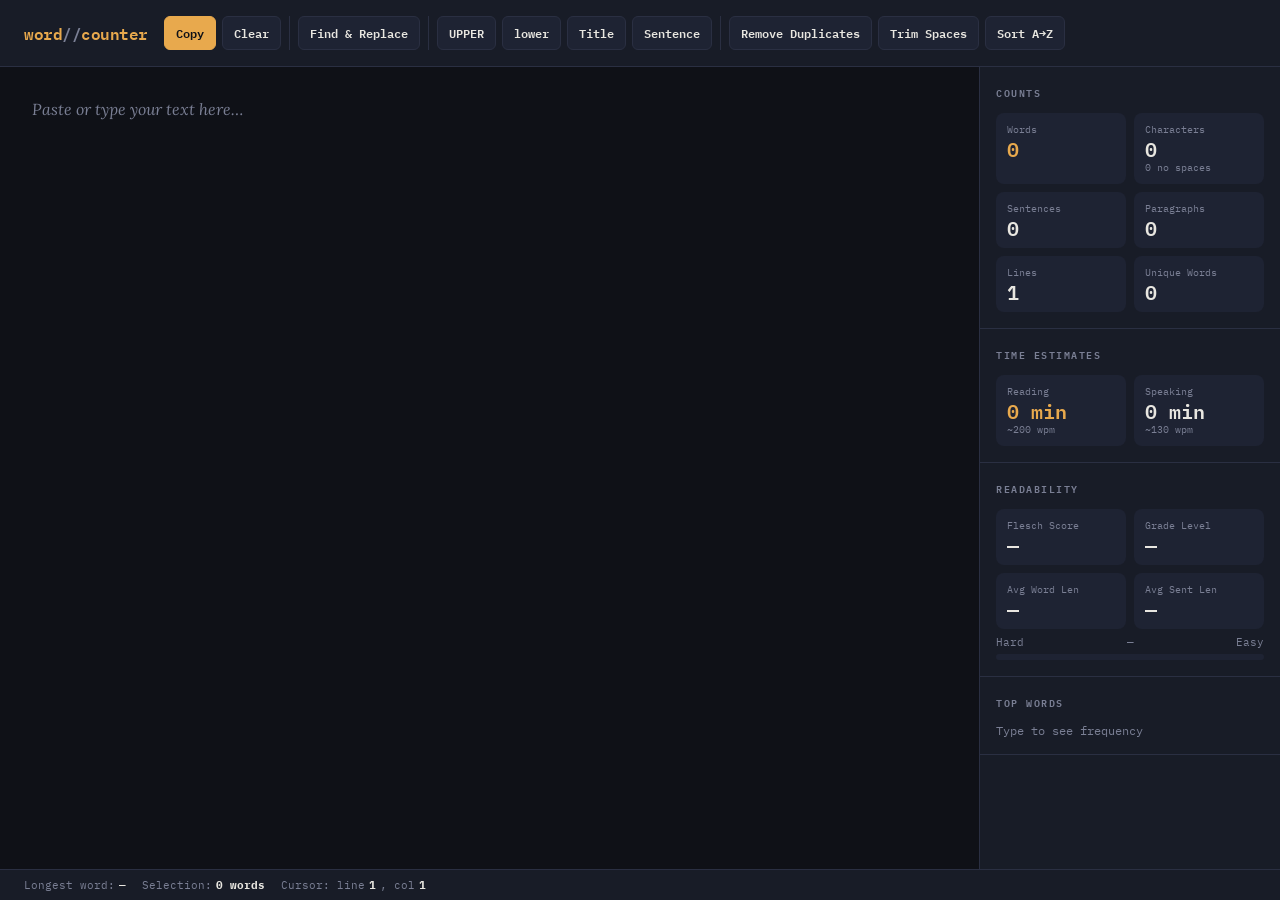
<file: Word Counter.html>
<!doctype html>
<html lang="en">
<head>
<meta charset="utf-8"/>
<title>WordCounter</title>
<meta name="viewport" content="width=device-width,initial-scale=1"/>
<link rel="preconnect" href="https://fonts.googleapis.com"/>
<link rel="preconnect" href="https://fonts.gstatic.com" crossorigin/>
<link href="https://fonts.googleapis.com/css2?family=IBM+Plex+Mono:wght@400;600&family=Lora:ital,wght@0,400;0,600;1,400&display=swap" rel="stylesheet"/>
<style>
:root{
  --bg:#0f1117;
  --surface:#181c27;
  --surface2:#1e2333;
  --border:#2a2f42;
  --accent:#e8a94d;
  --accent2:#5b8dee;
  --danger:#e05c5c;
  --text:#e8e6e0;
  --muted:#7a7f94;
  --mono:'IBM Plex Mono',monospace;
  --serif:'Lora',Georgia,serif;
  --radius:10px;
}
*{box-sizing:border-box;margin:0;padding:0}
html,body{height:100%;background:var(--bg);color:var(--text)}
body{
  font-family:var(--serif);
  min-height:100vh;
  display:grid;
  grid-template-columns:1fr 300px;
  grid-template-rows:auto 1fr auto;
  grid-template-areas:"header header""editor sidebar""footer footer";
  gap:0;
}

/* ─── HEADER ─────────────────────────────────────── */
header{
  grid-area:header;
  padding:16px 24px;
  display:flex;
  align-items:center;
  gap:16px;
  border-bottom:1px solid var(--border);
  background:var(--surface);
  flex-wrap:wrap;
}
.logo{
  font-family:var(--mono);
  font-weight:600;
  font-size:16px;
  color:var(--accent);
  letter-spacing:-.5px;
  flex-shrink:0;
}
.logo span{color:var(--muted)}
.toolbar{
  display:flex;
  flex-wrap:wrap;
  gap:6px;
  flex:1;
}
.btn{
  font-family:var(--mono);
  font-size:12px;
  font-weight:600;
  padding:6px 11px;
  border-radius:6px;
  border:1px solid var(--border);
  background:var(--surface2);
  color:var(--text);
  cursor:pointer;
  transition:background .15s,border-color .15s,color .15s;
  white-space:nowrap;
}
.btn:hover{background:var(--border);border-color:var(--muted)}
.btn.danger:hover{background:#3a1a1a;border-color:var(--danger);color:var(--danger)}
.btn.accent{background:var(--accent);border-color:var(--accent);color:#0f1117}
.btn.accent:hover{background:#d4963a}
.sep{width:1px;background:var(--border);margin:0 2px;align-self:stretch}
.flash{
  font-family:var(--mono);
  font-size:12px;
  color:var(--accent);
  margin-left:auto;
  opacity:0;
  transition:opacity .3s;
  flex-shrink:0;
}
.flash.show{opacity:1}

/* ─── EDITOR ─────────────────────────────────────── */
.editor-wrap{
  grid-area:editor;
  display:flex;
  flex-direction:column;
  border-right:1px solid var(--border);
  min-height:0;
}
textarea{
  flex:1;
  min-height:420px;
  padding:28px 32px;
  font-family:var(--serif);
  font-size:16px;
  line-height:1.75;
  background:var(--bg);
  color:var(--text);
  border:none;
  resize:none;
  outline:none;
  caret-color:var(--accent);
}
textarea::placeholder{color:var(--muted);font-style:italic}
textarea::selection{background:rgba(232,169,77,.25)}

/* find/replace bar */
.findbar{
  display:none;
  flex-direction:column;
  gap:8px;
  padding:12px 16px;
  background:var(--surface);
  border-top:1px solid var(--border);
}
.findbar.open{display:flex}
.findbar-row{display:flex;gap:8px;align-items:center}
.findbar input{
  flex:1;
  font-family:var(--mono);
  font-size:13px;
  padding:6px 10px;
  background:var(--surface2);
  border:1px solid var(--border);
  border-radius:6px;
  color:var(--text);
  outline:none;
}
.findbar input:focus{border-color:var(--accent2)}
.match-count{font-family:var(--mono);font-size:12px;color:var(--muted);white-space:nowrap}

/* ─── SIDEBAR ─────────────────────────────────────── */
.sidebar{
  grid-area:sidebar;
  overflow-y:auto;
  background:var(--surface);
  display:flex;
  flex-direction:column;
  gap:0;
}
.panel{
  padding:16px;
  border-bottom:1px solid var(--border);
}
.panel-title{
  font-family:var(--mono);
  font-size:10px;
  font-weight:600;
  letter-spacing:1.5px;
  text-transform:uppercase;
  color:var(--muted);
  margin-bottom:12px;
}
.stat-grid{
  display:grid;
  grid-template-columns:1fr 1fr;
  gap:8px;
}
.stat{
  background:var(--surface2);
  border-radius:8px;
  padding:10px 11px;
}
.stat-label{font-family:var(--mono);font-size:10px;color:var(--muted);margin-bottom:3px}
.stat-value{font-family:var(--mono);font-size:20px;font-weight:600;color:var(--text);line-height:1}
.stat-value.accent{color:var(--accent)}
.stat-sub{font-family:var(--mono);font-size:10px;color:var(--muted);margin-top:2px}

/* readability meter */
.readability-bar-wrap{margin-top:6px}
.readability-label{display:flex;justify-content:space-between;font-family:var(--mono);font-size:11px;color:var(--muted);margin-bottom:5px}
.readability-bar{height:6px;border-radius:3px;background:var(--surface2);overflow:hidden}
.readability-fill{height:100%;border-radius:3px;transition:width .4s,background .4s}

/* word frequency */
.freq-list{list-style:none;display:flex;flex-direction:column;gap:5px}
.freq-item{display:flex;align-items:center;gap:8px;font-family:var(--mono);font-size:12px}
.freq-word{color:var(--text);min-width:90px;overflow:hidden;text-overflow:ellipsis;white-space:nowrap}
.freq-bar-wrap{flex:1;height:4px;background:var(--surface2);border-radius:2px;overflow:hidden}
.freq-bar{height:100%;background:var(--accent);border-radius:2px;transition:width .4s}
.freq-count{color:var(--muted);min-width:20px;text-align:right}

/* transform buttons */
.transform-grid{display:grid;grid-template-columns:1fr 1fr;gap:6px}

/* ─── FOOTER ─────────────────────────────────────── */
footer{
  grid-area:footer;
  padding:8px 24px;
  display:flex;
  align-items:center;
  gap:16px;
  border-top:1px solid var(--border);
  background:var(--surface);
  font-family:var(--mono);
  font-size:11px;
  color:var(--muted);
  flex-wrap:wrap;
}
.footer-stat{display:flex;gap:4px}
.footer-stat strong{color:var(--text)}

/* ─── RESPONSIVE ─────────────────────────────────── */
@media(max-width:720px){
  body{grid-template-columns:1fr;grid-template-areas:"header""editor""sidebar""footer"}
  .editor-wrap{border-right:none;border-bottom:1px solid var(--border)}
  .sidebar{max-height:500px}
}
</style>
</head>
<body>

<!-- HEADER -->
<header>
  <div class="logo">word<span>//</span>counter</div>
  <div class="toolbar">
    <button class="btn accent" id="copyBtn">Copy</button>
    <button class="btn danger" id="clearBtn">Clear</button>
    <div class="sep"></div>
    <button class="btn" id="findBtn">Find &amp; Replace</button>
    <div class="sep"></div>
    <button class="btn" id="upperBtn">UPPER</button>
    <button class="btn" id="lowerBtn">lower</button>
    <button class="btn" id="titleBtn">Title</button>
    <button class="btn" id="sentenceBtn">Sentence</button>
    <div class="sep"></div>
    <button class="btn" id="dedupBtn">Remove Duplicates</button>
    <button class="btn" id="trimBtn">Trim Spaces</button>
    <button class="btn" id="sortBtn">Sort A→Z</button>
  </div>
  <div class="flash" id="flash"></div>
</header>

<!-- EDITOR -->
<div class="editor-wrap">
  <textarea id="box" placeholder="Paste or type your text here…" spellcheck="true"></textarea>

  <div class="findbar" id="findbar">
    <div class="findbar-row">
      <input id="findInput" placeholder="Find…" autocomplete="off"/>
      <input id="replaceInput" placeholder="Replace with…" autocomplete="off"/>
      <span class="match-count" id="matchCount"></span>
    </div>
    <div class="findbar-row">
      <button class="btn" id="replaceOneBtn">Replace Next</button>
      <button class="btn" id="replaceAllBtn">Replace All</button>
      <button class="btn" id="closeFindBtn">Close</button>
    </div>
  </div>
</div>

<!-- SIDEBAR -->
<aside class="sidebar">
  <!-- Core stats -->
  <div class="panel">
    <div class="panel-title">Counts</div>
    <div class="stat-grid">
      <div class="stat">
        <div class="stat-label">Words</div>
        <div class="stat-value accent" id="sWords">0</div>
      </div>
      <div class="stat">
        <div class="stat-label">Characters</div>
        <div class="stat-value" id="sChars">0</div>
        <div class="stat-sub" id="sCharsNoSpace">0 no spaces</div>
      </div>
      <div class="stat">
        <div class="stat-label">Sentences</div>
        <div class="stat-value" id="sSentences">0</div>
      </div>
      <div class="stat">
        <div class="stat-label">Paragraphs</div>
        <div class="stat-value" id="sParagraphs">0</div>
      </div>
      <div class="stat">
        <div class="stat-label">Lines</div>
        <div class="stat-value" id="sLines">0</div>
      </div>
      <div class="stat">
        <div class="stat-label">Unique Words</div>
        <div class="stat-value" id="sUnique">0</div>
      </div>
    </div>
  </div>

  <!-- Time -->
  <div class="panel">
    <div class="panel-title">Time Estimates</div>
    <div class="stat-grid">
      <div class="stat">
        <div class="stat-label">Reading</div>
        <div class="stat-value accent" id="sRead">0 min</div>
        <div class="stat-sub">~200 wpm</div>
      </div>
      <div class="stat">
        <div class="stat-label">Speaking</div>
        <div class="stat-value" id="sSpeak">0 min</div>
        <div class="stat-sub">~130 wpm</div>
      </div>
    </div>
  </div>

  <!-- Readability -->
  <div class="panel">
    <div class="panel-title">Readability</div>
    <div class="stat-grid">
      <div class="stat">
        <div class="stat-label">Flesch Score</div>
        <div class="stat-value" id="sFlesch">—</div>
      </div>
      <div class="stat">
        <div class="stat-label">Grade Level</div>
        <div class="stat-value" id="sGrade">—</div>
      </div>
      <div class="stat">
        <div class="stat-label">Avg Word Len</div>
        <div class="stat-value" id="sAvgWord">—</div>
      </div>
      <div class="stat">
        <div class="stat-label">Avg Sent Len</div>
        <div class="stat-value" id="sAvgSent">—</div>
      </div>
    </div>
    <div class="readability-bar-wrap">
      <div class="readability-label">
        <span>Hard</span>
        <span id="sReadLabel">—</span>
        <span>Easy</span>
      </div>
      <div class="readability-bar">
        <div class="readability-fill" id="sReadFill" style="width:0%"></div>
      </div>
    </div>
  </div>

  <!-- Top words -->
  <div class="panel">
    <div class="panel-title">Top Words</div>
    <ul class="freq-list" id="freqList">
      <li style="font-family:var(--mono);font-size:12px;color:var(--muted)">Type to see frequency</li>
    </ul>
  </div>
</aside>

<!-- FOOTER -->
<footer>
  <div class="footer-stat">Longest word: <strong id="fLongest">—</strong></div>
  <div class="footer-stat">Selection: <strong id="fSel">0 words</strong></div>
  <div class="footer-stat">Cursor: line <strong id="fLine">1</strong>, col <strong id="fCol">1</strong></div>
</footer>

<script>
(function(){
  const box      = document.getElementById('box');
  const flashEl  = document.getElementById('flash');

  // stats
  const sWords    = document.getElementById('sWords');
  const sChars    = document.getElementById('sChars');
  const sCharsNoSpace = document.getElementById('sCharsNoSpace');
  const sSentences= document.getElementById('sSentences');
  const sParagraphs=document.getElementById('sParagraphs');
  const sLines    = document.getElementById('sLines');
  const sUnique   = document.getElementById('sUnique');
  const sRead     = document.getElementById('sRead');
  const sSpeak    = document.getElementById('sSpeak');
  const sFlesch   = document.getElementById('sFlesch');
  const sGrade    = document.getElementById('sGrade');
  const sAvgWord  = document.getElementById('sAvgWord');
  const sAvgSent  = document.getElementById('sAvgSent');
  const sReadLabel= document.getElementById('sReadLabel');
  const sReadFill = document.getElementById('sReadFill');
  const freqList  = document.getElementById('freqList');
  const fLongest  = document.getElementById('fLongest');
  const fSel      = document.getElementById('fSel');
  const fLine     = document.getElementById('fLine');
  const fCol      = document.getElementById('fCol');

  // ── Syllable counter (approx) ──────────────────────
  function countSyllables(word){
    word = word.toLowerCase().replace(/[^a-z]/g,'');
    if(!word) return 0;
    if(word.length<=3) return 1;
    word = word.replace(/(?:[^laeiouy]es|ed|[^laeiouy]e)$/,'').replace(/^y/,'');
    const m = word.match(/[aeiouy]{1,2}/g);
    return m ? m.length : 1;
  }

  // ── Format minutes ─────────────────────────────────
  function fmtTime(wpm, wc){
    if(wc===0) return '0 min';
    const secs = Math.round(wc/wpm*60);
    if(secs<60) return secs+'s';
    const m=Math.floor(secs/60), s=secs%60;
    return s>0 ? m+'m '+s+'s' : m+' min';
  }

  // ── Flesch reading ease ────────────────────────────
  function fleschEase(words, sentences, syllables){
    if(words===0||sentences===0) return null;
    const score = 206.835 - 1.015*(words/sentences) - 84.6*(syllables/words);
    return Math.max(0,Math.min(100,score));
  }

  function fleschLabel(score){
    if(score===null) return ['—','transparent'];
    if(score>=90) return ['Very Easy','#4caf6e'];
    if(score>=80) return ['Easy','#7bc47e'];
    if(score>=70) return ['Fairly Easy','#a8d05a'];
    if(score>=60) return ['Standard','#e8a94d'];
    if(score>=50) return ['Fairly Difficult','#e0855c'];
    if(score>=30) return ['Difficult','#d96060'];
    return ['Very Difficult','#c0392b'];
  }

  // ── Grade level (Flesch-Kincaid) ──────────────────
  function fkGrade(words, sentences, syllables){
    if(words===0||sentences===0) return null;
    const g = 0.39*(words/sentences)+11.8*(syllables/words)-15.59;
    return Math.max(1,Math.round(g));
  }

  // ── Main update ────────────────────────────────────
  function update(){
    const raw  = box.value;
    const text = raw.trim();

    const words     = text ? (text.match(/\b[a-zA-Z'-]+\b/g)||[]) : [];
    const sentences = text ? (text.match(/[^.!?]*[.!?]+/g)||[]) : [];
    const paras     = text ? text.split(/\n+/).filter(p=>p.trim()) : [];
    const lines     = raw.split('\n');

    const wc  = words.length;
    const sc  = sentences.length;
    const lc  = lines.length;
    const pc  = paras.length;
    const cc  = text.length;
    const ccn = text.replace(/\s/g,'').length;

    // unique
    const unique = new Set(words.map(w=>w.toLowerCase())).size;

    // syllables
    let totalSyl = 0;
    words.forEach(w=>{ totalSyl+=countSyllables(w); });

    // readability
    const flesch = fleschEase(wc,sc,totalSyl);
    const grade  = fkGrade(wc,sc,totalSyl);
    const [rl, rc] = fleschLabel(flesch);

    // avg lengths
    const avgWord = wc ? (words.reduce((s,w)=>s+w.length,0)/wc).toFixed(1) : '—';
    const avgSent = (wc&&sc) ? (wc/sc).toFixed(1)+' w' : '—';

    // longest
    const longest = wc ? words.reduce((a,b)=>a.length>=b.length?a:b,'') : '—';

    // freq
    const freq = {};
    words.forEach(w=>{ const lw=w.toLowerCase(); freq[lw]=(freq[lw]||0)+1; });
    const sorted = Object.entries(freq).sort((a,b)=>b[1]-a[1]).slice(0,8);

    // ── Render ────────────────────────────────────────
    sWords.textContent     = wc;
    sChars.textContent     = cc;
    sCharsNoSpace.textContent = ccn+' no spaces';
    sSentences.textContent = sc;
    sParagraphs.textContent= pc;
    sLines.textContent     = lc;
    sUnique.textContent    = unique;

    sRead.textContent  = fmtTime(200, wc);
    sSpeak.textContent = fmtTime(130, wc);

    sFlesch.textContent  = flesch!==null ? Math.round(flesch) : '—';
    sGrade.textContent   = grade!==null ? 'G'+grade : '—';
    sAvgWord.textContent = avgWord+(avgWord!=='—'?' ch':'');
    sAvgSent.textContent = avgSent;
    sReadLabel.textContent = rl;
    sReadFill.style.width    = flesch!==null ? flesch+'%' : '0%';
    sReadFill.style.background = rc;

    fLongest.textContent = longest;

    // freq list
    if(sorted.length){
      const max = sorted[0][1];
      freqList.innerHTML = sorted.map(([w,n])=>`
        <li class="freq-item">
          <span class="freq-word">${w}</span>
          <span class="freq-bar-wrap"><span class="freq-bar" style="width:${(n/max*100).toFixed(0)}%"></span></span>
          <span class="freq-count">${n}</span>
        </li>`).join('');
    } else {
      freqList.innerHTML='<li style="font-family:var(--mono);font-size:12px;color:var(--muted)">Type to see frequency</li>';
    }
  }

  // ── Cursor / selection ─────────────────────────────
  function updateCursor(){
    const val = box.value;
    const pos = box.selectionStart;
    const before = val.slice(0,pos);
    fLine.textContent = (before.match(/\n/g)||[]).length+1;
    fCol.textContent  = pos-(before.lastIndexOf('\n')+1)+1;

    const sel = val.slice(box.selectionStart, box.selectionEnd).trim();
    const selWords = sel ? (sel.match(/\b[a-zA-Z'-]+\b/g)||[]).length : 0;
    fSel.textContent = selWords+' words';
  }

  box.addEventListener('input', ()=>{ update(); updateCursor(); });
  box.addEventListener('keyup', updateCursor);
  box.addEventListener('mouseup', updateCursor);
  box.addEventListener('click', updateCursor);
  box.addEventListener('paste', e=>{
    e.preventDefault();
    const txt = (e.clipboardData||window.clipboardData).getData('text/plain');
    const s=box.selectionStart, en=box.selectionEnd;
    box.value = box.value.slice(0,s)+txt+box.value.slice(en);
    box.setSelectionRange(s+txt.length,s+txt.length);
    update(); updateCursor();
  });

  // ── Flash ──────────────────────────────────────────
  let ft;
  function flash(msg){
    flashEl.textContent=msg;
    flashEl.classList.add('show');
    clearTimeout(ft);
    ft=setTimeout(()=>flashEl.classList.remove('show'),1600);
  }

  // ── Toolbar buttons ───────────────────────────────
  document.getElementById('copyBtn').addEventListener('click',async()=>{
    if(!box.value){flash('Nothing to copy');return;}
    try{await navigator.clipboard.writeText(box.value);flash('Copied ✓');}
    catch{flash('Copy failed');}
  });

  document.getElementById('clearBtn').addEventListener('click',()=>{
    if(box.value&&!confirm('Clear all text?')) return;
    box.value=''; update(); updateCursor(); flash('Cleared');
  });

  document.getElementById('upperBtn').addEventListener('click',()=>{
    box.value=box.value.toUpperCase(); update(); flash('UPPERCASE');
  });
  document.getElementById('lowerBtn').addEventListener('click',()=>{
    box.value=box.value.toLowerCase(); update(); flash('lowercase');
  });
  document.getElementById('titleBtn').addEventListener('click',()=>{
    box.value=box.value.replace(/\b\w/g,c=>c.toUpperCase()); update(); flash('Title Case');
  });
  document.getElementById('sentenceBtn').addEventListener('click',()=>{
    box.value=box.value.toLowerCase().replace(/(^\s*\w|[.!?]\s*\w)/g,c=>c.toUpperCase());
    update(); flash('Sentence case');
  });

  document.getElementById('dedupBtn').addEventListener('click',()=>{
    const lines=[...new Set(box.value.split('\n'))];
    box.value=lines.join('\n'); update(); flash('Duplicates removed');
  });
  document.getElementById('trimBtn').addEventListener('click',()=>{
    box.value=box.value.replace(/[^\S\n]+/g,' ').replace(/^ | $/gm,'').trim();
    update(); flash('Spaces trimmed');
  });
  document.getElementById('sortBtn').addEventListener('click',()=>{
    box.value=box.value.split('\n').sort((a,b)=>a.localeCompare(b)).join('\n');
    update(); flash('Sorted A→Z');
  });

  // ── Find & Replace ────────────────────────────────
  const findbar    = document.getElementById('findbar');
  const findInput  = document.getElementById('findInput');
  const replaceInput=document.getElementById('replaceInput');
  const matchCount = document.getElementById('matchCount');

  document.getElementById('findBtn').addEventListener('click',()=>{
    findbar.classList.toggle('open');
    if(findbar.classList.contains('open')) findInput.focus();
  });
  document.getElementById('closeFindBtn').addEventListener('click',()=>{
    findbar.classList.remove('open'); matchCount.textContent='';
  });

  function countMatches(){
    const q=findInput.value;
    if(!q){matchCount.textContent='';return 0;}
    try{
      const re=new RegExp(q,'gi');
      const m=box.value.match(re);
      const n=m?m.length:0;
      matchCount.textContent=n+' match'+(n!==1?'es':'');
      return n;
    }catch{matchCount.textContent='bad regex';return 0;}
  }

  findInput.addEventListener('input',countMatches);

  document.getElementById('replaceOneBtn').addEventListener('click',()=>{
    const q=findInput.value, r=replaceInput.value;
    if(!q) return;
    try{
      const re=new RegExp(q,'i');
      const next=box.value.search(re);
      if(next<0){flash('No match');return;}
      box.value=box.value.replace(re,r);
      box.setSelectionRange(next,next+r.length);
      update(); countMatches(); flash('Replaced 1');
    }catch{flash('Bad regex');}
  });

  document.getElementById('replaceAllBtn').addEventListener('click',()=>{
    const q=findInput.value, r=replaceInput.value;
    if(!q) return;
    try{
      const re=new RegExp(q,'gi');
      const count=(box.value.match(re)||[]).length;
      box.value=box.value.replace(re,r);
      update(); countMatches(); flash('Replaced '+count);
    }catch{flash('Bad regex');}
  });

  // ── Keyboard shortcuts ────────────────────────────
  document.addEventListener('keydown',e=>{
    if((e.ctrlKey||e.metaKey)&&e.key==='h'){
      e.preventDefault();
      findbar.classList.toggle('open');
      if(findbar.classList.contains('open')) findInput.focus();
    }
  });

  update(); updateCursor();
})();
</script>
</body>
</html>
</file>
<file: Memories Game/style.css>
:root {
  --bg: #05070c;
  --bg-alt: #0d1320;
  --panel: rgba(11, 17, 27, 0.82);
  --panel-strong: rgba(15, 22, 35, 0.92);
  --border: rgba(130, 163, 201, 0.16);
  --text: #edf0f6;
  --muted: #9ea8bb;
  --accent: #86c1ff;
  --accent-soft: rgba(134, 193, 255, 0.16);
  --danger: #ff8e8e;
  --hope: #a0ffcf;
  --shadow: 0 20px 60px rgba(0, 0, 0, 0.4);
  --radius: 24px;
  --transition: 220ms ease;
}

* {
  box-sizing: border-box;
}

html,
body {
  margin: 0;
  min-height: 100%;
}

body {
  background:
    radial-gradient(circle at top, rgba(68, 96, 144, 0.18), transparent 36%),
    radial-gradient(circle at bottom right, rgba(160, 255, 207, 0.08), transparent 22%),
    linear-gradient(180deg, #02040a 0%, #05070c 45%, #090d16 100%);
  color: var(--text);
  font-family: "Palatino Linotype", "Book Antiqua", Garamond, Georgia, serif;
  line-height: 1.55;
  overflow-x: hidden;
}

button,
input,
textarea,
select {
  font: inherit;
}

.screen-noise {
  pointer-events: none;
  position: fixed;
  inset: 0;
  opacity: 0.12;
  background-image:
    linear-gradient(transparent 0%, rgba(255, 255, 255, 0.03) 50%, transparent 100%),
    linear-gradient(90deg, rgba(255, 255, 255, 0.015) 0%, transparent 35%, rgba(255, 255, 255, 0.015) 65%, transparent 100%);
  background-size: 100% 4px, 7px 100%;
  animation: drift 16s linear infinite;
}

.app-shell {
  width: min(1140px, calc(100% - 2rem));
  margin: 0 auto;
  padding: 1.5rem 0 2rem;
}

.top-bar {
  display: flex;
  align-items: flex-start;
  justify-content: space-between;
  gap: 1rem;
  margin-bottom: 1.25rem;
}

.game-title {
  margin: 0.2rem 0 0;
  font-size: clamp(2.5rem, 5vw, 4rem);
  font-weight: 600;
  letter-spacing: 0.08em;
  text-transform: uppercase;
}

.eyebrow,
.label,
.scene-subtitle,
.choice-hint {
  font-family: Consolas, "Lucida Console", monospace;
}

.eyebrow {
  margin: 0;
  color: var(--muted);
  font-size: 0.78rem;
  letter-spacing: 0.2em;
  text-transform: uppercase;
}

.status-panel {
  display: grid;
  grid-template-columns: repeat(3, minmax(90px, 1fr));
  gap: 0.75rem;
  min-width: min(360px, 100%);
}

.status-item,
.panel {
  backdrop-filter: blur(14px);
  background: var(--panel);
  border: 1px solid var(--border);
  box-shadow: var(--shadow);
}

.status-item {
  border-radius: 18px;
  padding: 0.8rem 1rem;
}

.status-item strong {
  display: block;
  margin-top: 0.35rem;
  font-size: 1.3rem;
}

.panel {
  border-radius: var(--radius);
  padding: 1.2rem;
}

.title-screen,
.ending-screen {
  display: none;
}

.active-screen {
  display: block;
}

.title-screen {
  padding: clamp(1.5rem, 3vw, 2.4rem);
}

.title-screen h2,
.ending-screen h2,
#scene-title {
  margin: 0.4rem 0 1rem;
  font-size: clamp(2rem, 4.3vw, 3.2rem);
  line-height: 1.05;
}

.lead {
  max-width: 58rem;
  margin-bottom: 1.6rem;
  font-size: clamp(1.2rem, 2.6vw, 1.5rem);
  color: rgba(237, 240, 246, 0.9);
}

.title-actions {
  display: flex;
  flex-wrap: wrap;
  gap: 0.75rem;
  margin: 1.4rem 0 2rem;
}

button {
  border: 1px solid transparent;
  border-radius: 999px;
  cursor: pointer;
  padding: 0.95rem 1.25rem;
  transition: transform var(--transition), border-color var(--transition), background-color var(--transition), color var(--transition), opacity var(--transition);
}

button:hover,
button:focus-visible {
  transform: translateY(-1px);
}

button:focus-visible {
  outline: 2px solid var(--accent);
  outline-offset: 3px;
}

.primary-button {
  background: linear-gradient(135deg, rgba(134, 193, 255, 0.28), rgba(160, 255, 207, 0.18));
  border-color: rgba(160, 255, 207, 0.3);
  color: var(--text);
}

.secondary-button,
.ghost-button,
.choice-button {
  background: rgba(255, 255, 255, 0.03);
  border-color: rgba(255, 255, 255, 0.08);
  color: var(--text);
}

.secondary-button:hover,
.ghost-button:hover,
.choice-button:hover,
.primary-button:hover,
.choice-button:focus-visible {
  border-color: rgba(134, 193, 255, 0.45);
  background: rgba(134, 193, 255, 0.08);
}

.ghost-button {
  color: var(--muted);
}

.small-button {
  padding: 0.55rem 0.9rem;
}

.title-card-grid,
.sidebar-grid {
  display: grid;
  gap: 1rem;
}

.title-card-grid {
  grid-template-columns: repeat(auto-fit, minmax(220px, 1fr));
}

.title-card,
.inset-panel,
.scene-card {
  background: var(--panel-strong);
  border: 1px solid var(--border);
  border-radius: 20px;
}

.title-card {
  padding: 1rem 1.1rem;
}

.title-card h3,
.section-title {
  margin: 0 0 0.4rem;
  font-size: 1.25rem;
}

.game-screen {
  display: none;
  gap: 1rem;
}

.game-screen.active-screen {
  display: grid;
}

.scene-meta,
.section-row,
.relationship-row {
  display: flex;
  justify-content: space-between;
  align-items: center;
  gap: 1rem;
}

.meta-actions {
  display: flex;
  gap: 0.5rem;
}

.scene-card {
  padding: clamp(1.15rem, 2.5vw, 1.8rem);
  min-height: 320px;
  position: relative;
  overflow: hidden;
}

.scene-card::after {
  content: "";
  position: absolute;
  inset: 0;
  background: linear-gradient(130deg, transparent 0%, rgba(134, 193, 255, 0.08) 50%, transparent 100%);
  opacity: 0;
  pointer-events: none;
  transition: opacity 300ms ease;
}

.scene-card.glitching::after {
  opacity: 1;
  animation: glitchFlash 500ms ease 1;
}

.scene-header {
  margin-bottom: 1rem;
}

.scene-subtitle {
  margin: 0;
  color: var(--muted);
  font-size: 0.9rem;
  letter-spacing: 0.05em;
}

.scene-text {
  font-size: clamp(1.2rem, 2.8vw, 1.5rem);
  color: rgba(237, 240, 246, 0.96);
}

.scene-text p {
  margin: 0 0 1rem;
}

.sidebar-grid {
  grid-template-columns: repeat(2, minmax(0, 1fr));
}

.inset-panel {
  padding: 1rem;
}

.relationship-stack {
  display: grid;
  gap: 0.9rem;
}

.meter {
  margin-top: 0.35rem;
  height: 8px;
  border-radius: 999px;
  background: rgba(255, 255, 255, 0.07);
  overflow: hidden;
}

.meter span {
  display: block;
  height: 100%;
  width: 50%;
  background: linear-gradient(90deg, rgba(255, 142, 142, 0.85), rgba(160, 255, 207, 0.9));
  transition: width 250ms ease;
}

.memory-ledger {
  list-style: none;
  margin: 1rem 0 0;
  padding: 0;
  display: grid;
  gap: 0.7rem;
}

.memory-ledger li {
  border-left: 2px solid rgba(134, 193, 255, 0.3);
  padding-left: 0.85rem;
  color: rgba(237, 240, 246, 0.84);
  font-size: 1.05rem;
}

.memory-ledger strong {
  display: block;
  font-size: 0.92rem;
  color: var(--muted);
  font-family: Consolas, "Lucida Console", monospace;
}

.market-offers,
.archive-list {
  list-style: none;
  margin: 1rem 0 0;
  padding: 0;
  display: grid;
  gap: 0.65rem;
}

.market-offers li,
.archive-list li {
  padding: 0.7rem 0.8rem;
  border-radius: 12px;
  background: rgba(255, 255, 255, 0.03);
  border: 1px solid rgba(255, 255, 255, 0.08);
}

.market-offers .offer-top {
  display: flex;
  justify-content: space-between;
  gap: 0.7rem;
  margin-bottom: 0.35rem;
  font-family: Consolas, "Lucida Console", monospace;
  font-size: 0.78rem;
  color: var(--muted);
}

.market-offers button {
  margin-top: 0.45rem;
  width: 100%;
  border-radius: 10px;
  padding: 0.55rem;
}

.synthesis-ready {
  color: var(--hope);
}

.synthesis-cooldown {
  color: var(--muted);
}

.distorted {
  text-shadow: 0 0 10px rgba(134, 193, 255, 0.35);
}

.choices-container {
  display: grid;
  gap: 0.85rem;
}

.choice-button {
  width: 100%;
  padding: 1rem 1.05rem;
  text-align: left;
  border-radius: 18px;
  font-size: 1.12rem;
}

.choice-button .choice-note {
  display: block;
  margin-top: 0.45rem;
  color: var(--muted);
  font-family: Consolas, "Lucida Console", monospace;
  font-size: 0.78rem;
}

.choice-button.dangerous {
  border-color: rgba(255, 142, 142, 0.26);
}

.choice-button.locked {
  opacity: 0.45;
  cursor: not-allowed;
}

.ending-screen {
  padding: clamp(1.5rem, 3vw, 2rem);
}

.ending-summary {
  display: grid;
  grid-template-columns: repeat(auto-fit, minmax(140px, 1fr));
  gap: 0.8rem;
  margin: 1.5rem 0;
}

.ending-summary .summary-card {
  border: 1px solid var(--border);
  border-radius: 18px;
  padding: 0.9rem 1rem;
  background: rgba(255, 255, 255, 0.03);
}

.ending-summary .summary-card strong {
  display: block;
  margin-top: 0.2rem;
  font-size: 1.3rem;
}

.fade-memory {
  animation: fadeMemory 1600ms ease both;
}

.identity-low .app-shell,
.identity-low .scene-card,
.identity-low .panel {
  filter: saturate(0.85);
}

.identity-critical .scene-card {
  animation: jitter 180ms step-end 4;
}

@keyframes drift {
  from {
    transform: translateY(0);
  }
  to {
    transform: translateY(14px);
  }
}

@keyframes glitchFlash {
  0% {
    transform: translateX(0);
    opacity: 0.15;
  }
  25% {
    transform: translateX(-4px);
    opacity: 0.28;
  }
  50% {
    transform: translateX(3px);
    opacity: 0.18;
  }
  100% {
    transform: translateX(0);
    opacity: 0;
  }
}

@keyframes fadeMemory {
  0% {
    opacity: 1;
    letter-spacing: normal;
  }
  50% {
    opacity: 0.35;
    letter-spacing: 0.02em;
  }
  100% {
    opacity: 1;
    letter-spacing: normal;
  }
}

@keyframes jitter {
  0% {
    transform: translate(0, 0);
  }
  25% {
    transform: translate(-1px, 1px);
  }
  50% {
    transform: translate(1px, -1px);
  }
  75% {
    transform: translate(-1px, -1px);
  }
  100% {
    transform: translate(0, 0);
  }
}

@media (max-width: 820px) {
  .top-bar {
    flex-direction: column;
  }

  .status-panel,
  .sidebar-grid {
    grid-template-columns: 1fr;
  }
}

@media (max-width: 640px) {
  .app-shell {
    width: min(100% - 1rem, 100%);
    padding-top: 0.8rem;
  }

  .panel {
    padding: 1rem;
  }

  .title-actions {
    flex-direction: column;
  }

  .title-actions button,
  .choice-button,
  .small-button {
    width: 100%;
  }

  .scene-text {
    font-size: 1.22rem;
  }
}
</file>
